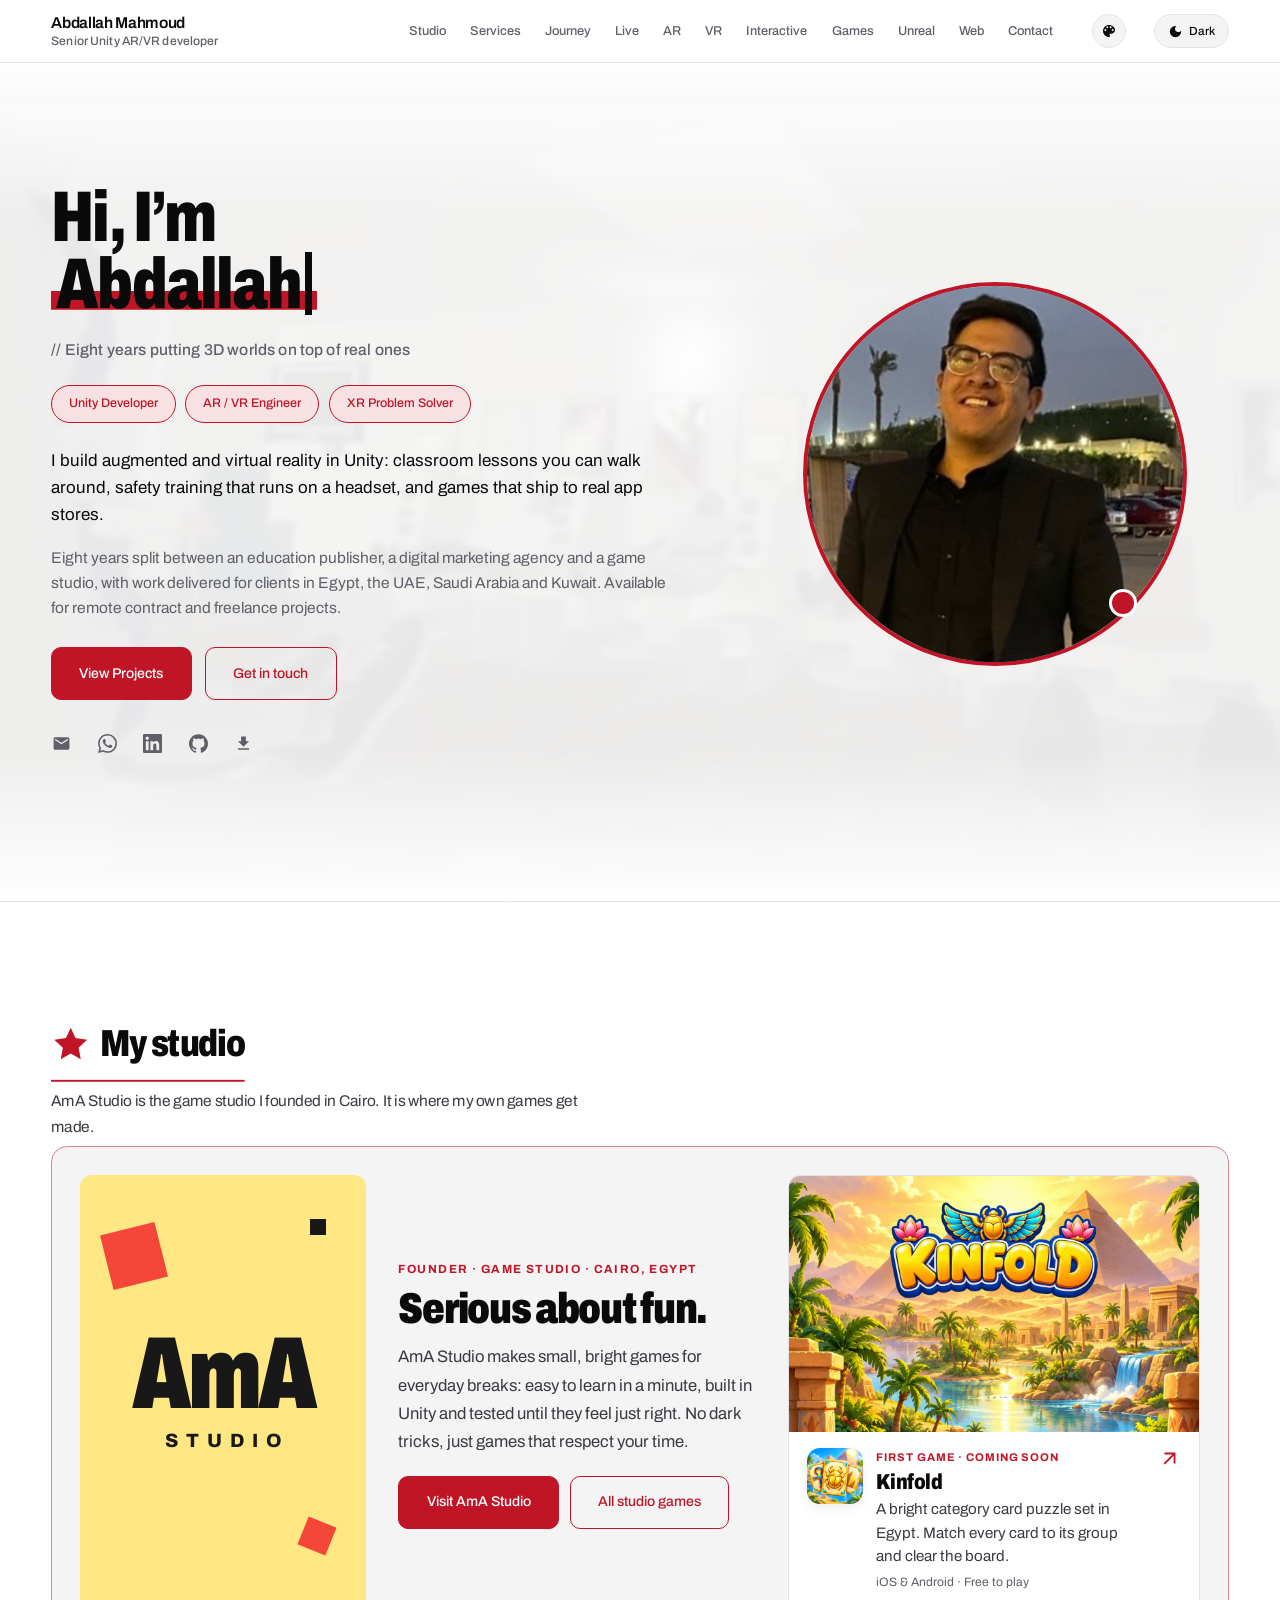
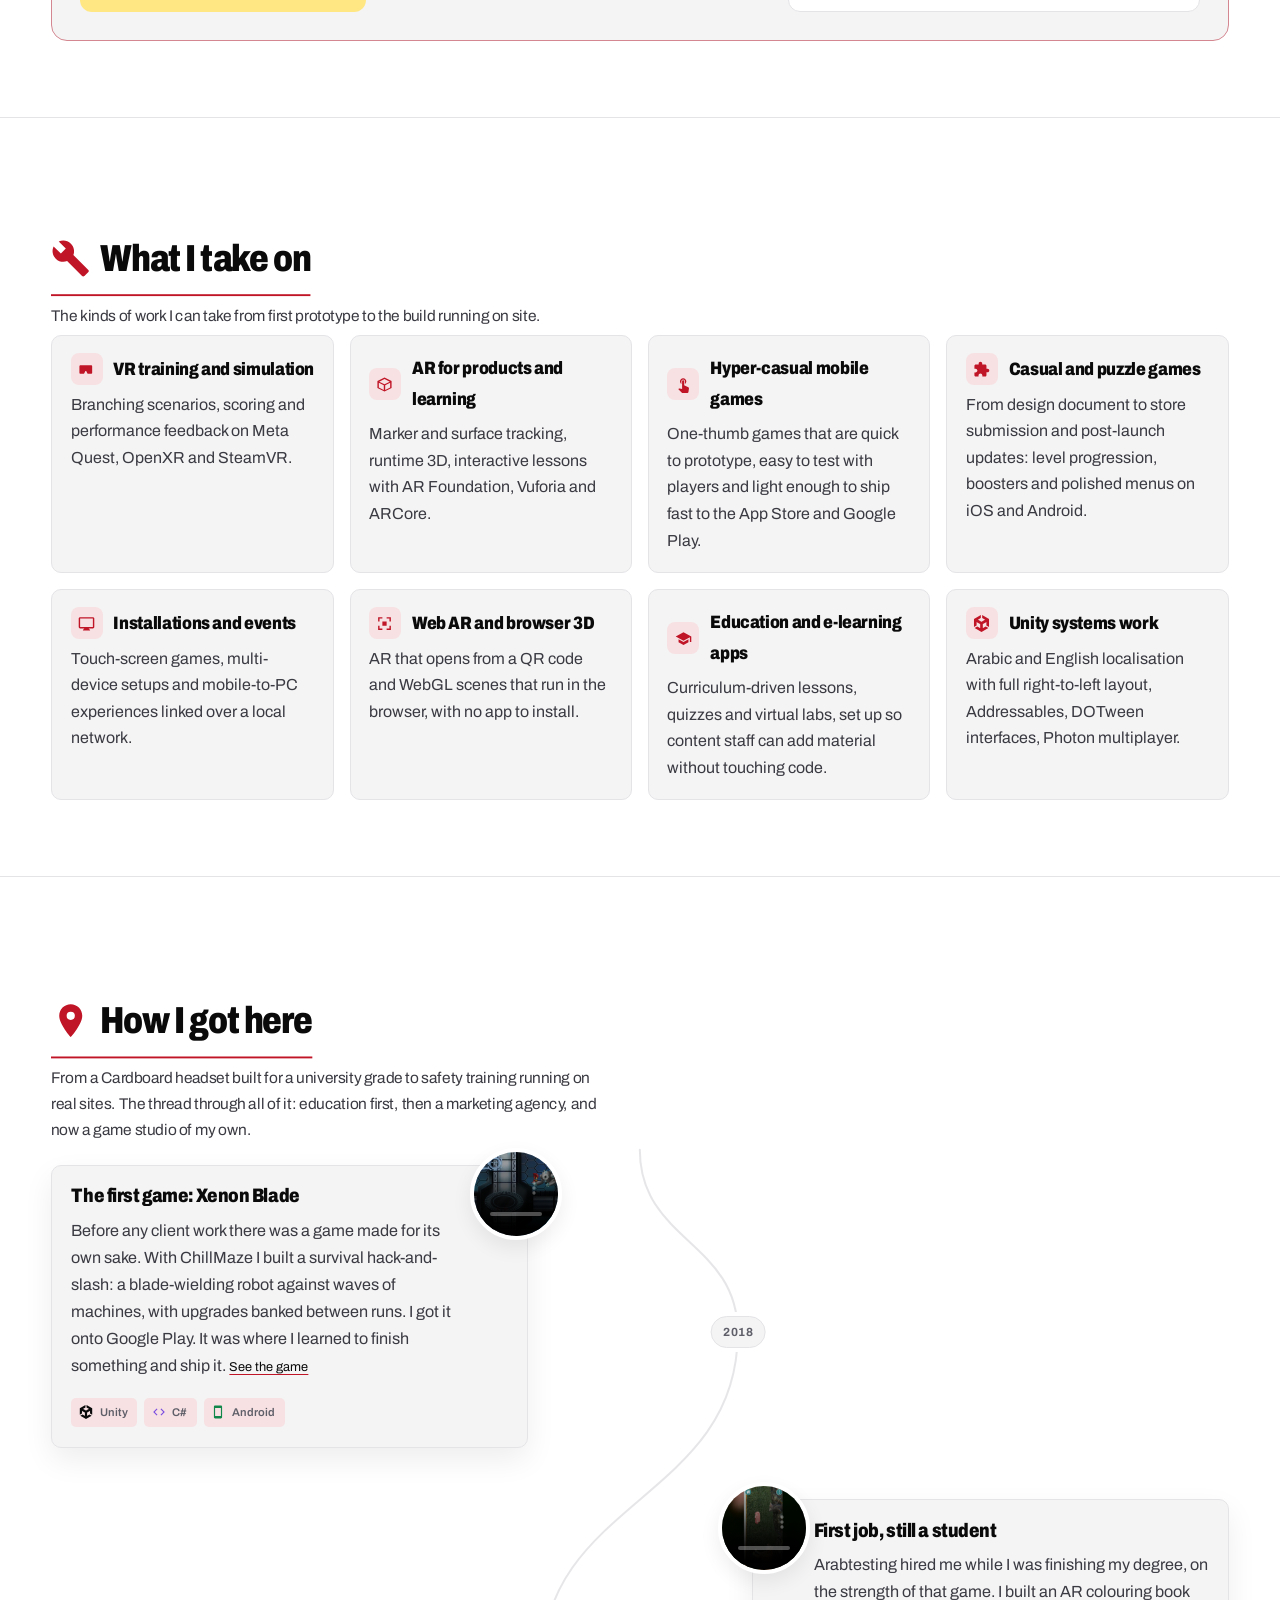
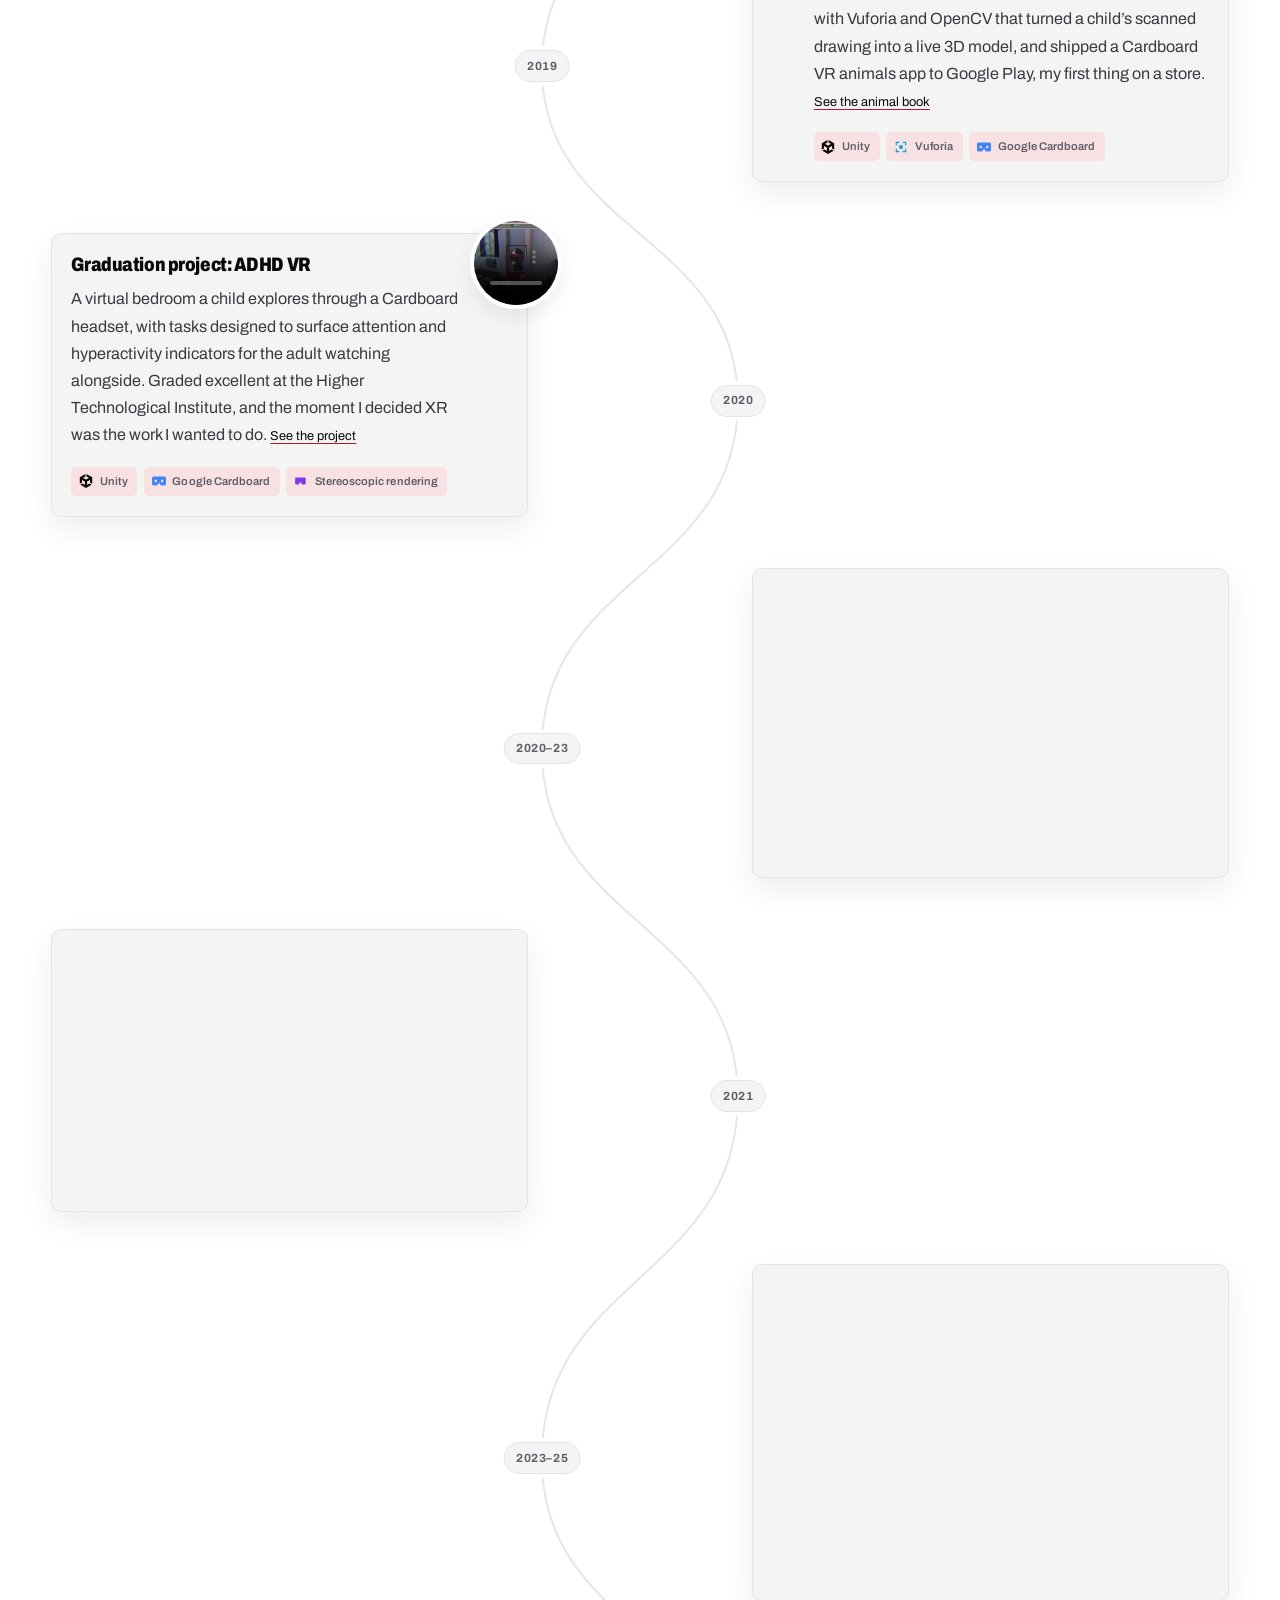
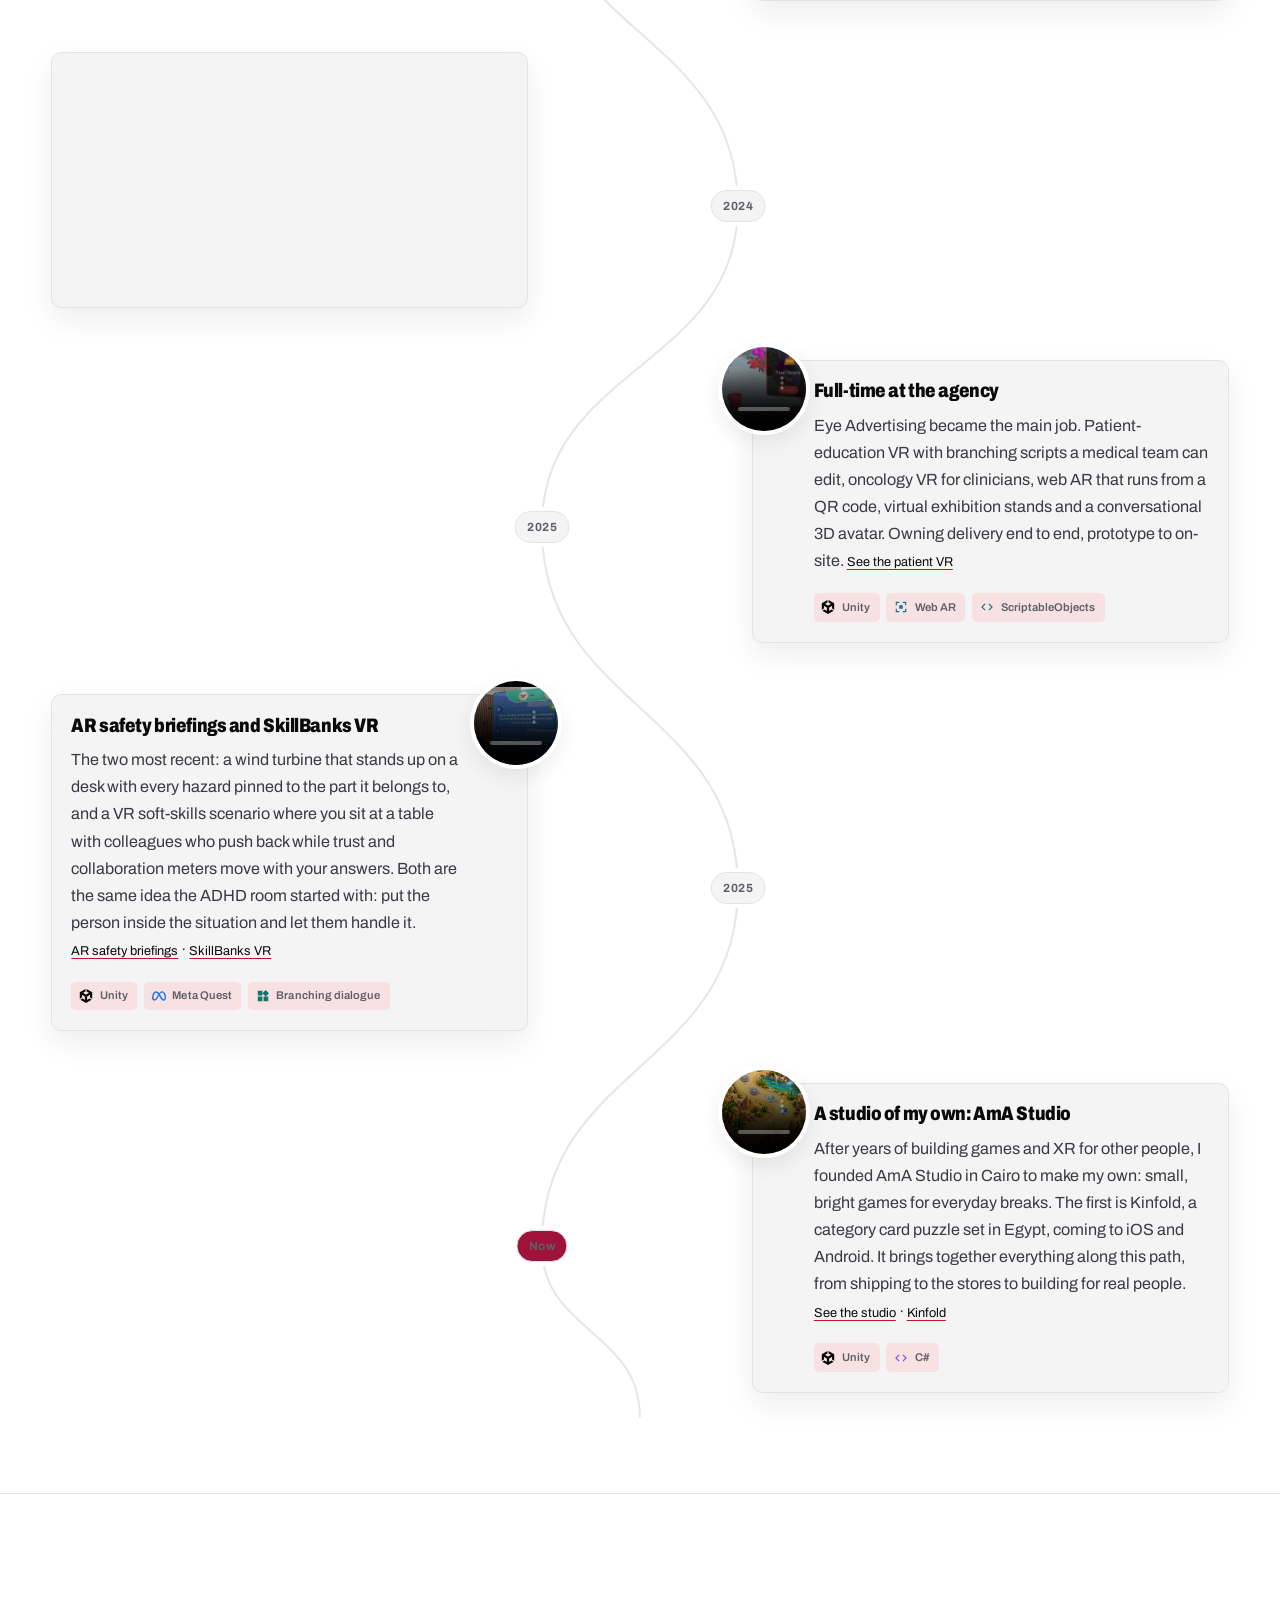
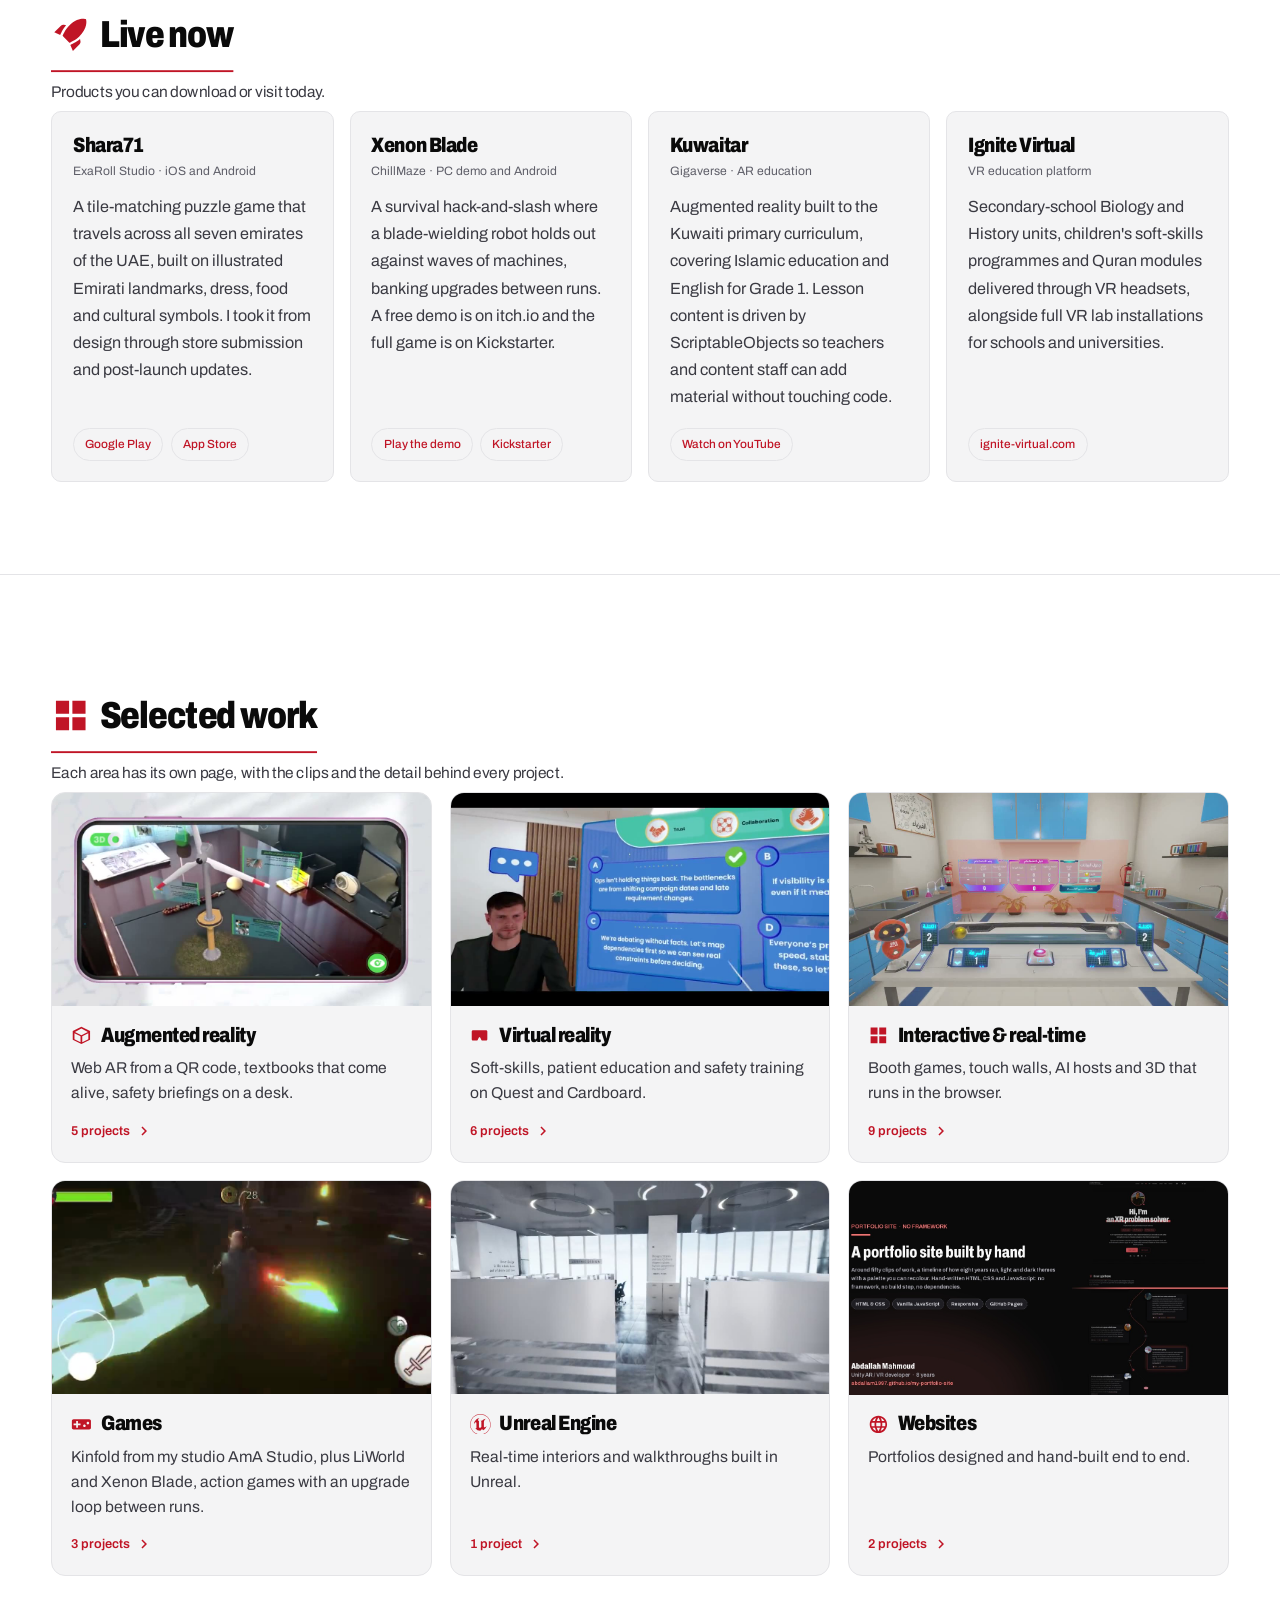
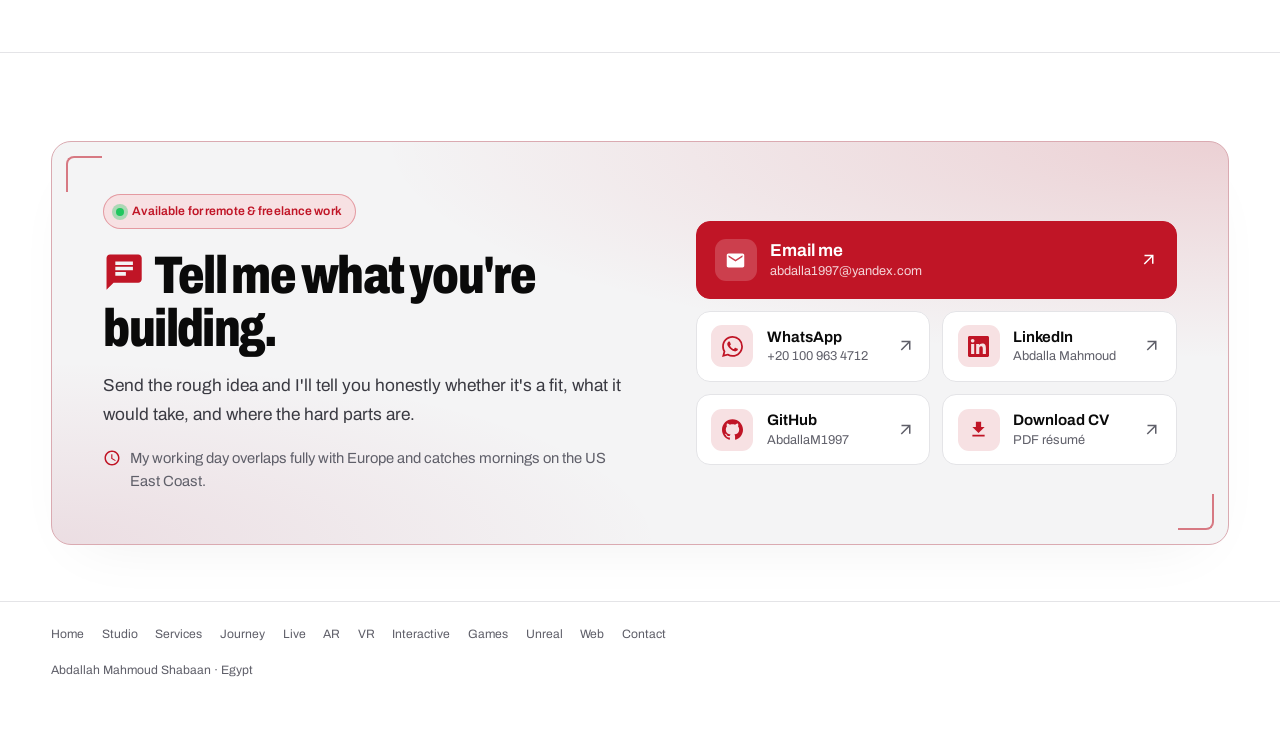
<file: index.html>
<!DOCTYPE html>
<html lang="en">
<head>
<meta charset="utf-8">
<meta name="viewport" content="width=device-width, initial-scale=1">
<title>Abdallah Mahmoud · Senior Unity AR/VR Developer</title>
<meta name="description" content="Senior Unity AR and VR developer. Six years building education, training and event experiences for clients across Egypt, the UAE, Saudi Arabia and Kuwait.">
<meta property="og:title" content="Abdallah Mahmoud · Senior Unity AR/VR Developer">
<meta property="og:description" content="Senior Unity AR and VR developer. Six years building education, training and event experiences for clients across Egypt, the UAE, Saudi Arabia and Kuwait.">
<meta property="og:image" content="https://abdallam1997.github.io/my-portfolio-site/share-card.png">
<meta property="og:image:width" content="1200">
<meta property="og:image:height" content="630">
<meta property="og:image:alt" content="Abdallah Mahmoud, Unity AR/VR developer">
<meta property="og:site_name" content="Abdallah Mahmoud">
<meta property="og:type" content="website">
<meta property="og:url" content="https://abdallam1997.github.io/my-portfolio-site/">
<meta name="twitter:card" content="summary_large_image">
<meta name="twitter:title" content="Abdallah Mahmoud · Senior Unity AR/VR Developer">
<meta name="twitter:description" content="Senior Unity AR and VR developer. Six years building education, training and event experiences for clients across Egypt, the UAE, Saudi Arabia and Kuwait.">
<meta name="twitter:image" content="https://abdallam1997.github.io/my-portfolio-site/share-card.png">
<link rel="canonical" href="https://abdallam1997.github.io/my-portfolio-site/">
<meta name="theme-color" content="#FFFFFF">
<link rel="icon" href="favicon.svg" type="image/svg+xml">
<link rel="icon" href="favicon.png" type="image/png" sizes="64x64">
<link rel="apple-touch-icon" href="apple-touch-icon.png">
<script>
// Runs before paint so a stored choice never flashes the wrong theme.
(function(){try{var t=localStorage.getItem('theme');
if(t==='dark'||t==='light')document.documentElement.setAttribute('data-theme',t);
var a=localStorage.getItem('accent');
if(a&&/^[a-z]+$/.test(a))document.documentElement.setAttribute('data-accent',a);}catch(e){}})();
</script>
<link rel="preconnect" href="https://fonts.googleapis.com">
<link rel="preconnect" href="https://fonts.gstatic.com" crossorigin>
<!-- Fonts load without blocking paint, so the page still appears instantly on
     networks where fonts.googleapis.com is slow or blocked. -->
<link rel="stylesheet" href="https://fonts.googleapis.com/css2?family=Archivo:wdth,wght@62..125,400..900&amp;display=swap" media="print" onload="this.media='all';this.onload=null">
<noscript><link rel="stylesheet" href="https://fonts.googleapis.com/css2?family=Archivo:wdth,wght@62..125,400..900&amp;display=swap"></noscript>
<!-- The version is bumped whenever styles.css changes: Pages caches assets for
     ten minutes, and without it a new page can load against the old stylesheet. -->
<link rel="preconnect" href="https://fonts.googleapis.com">
<link rel="preconnect" href="https://fonts.gstatic.com" crossorigin>
<!-- Fonts load without blocking paint, so the page still appears instantly on
     networks where fonts.googleapis.com is slow or blocked. -->
<link rel="stylesheet" href="https://fonts.googleapis.com/css2?family=Archivo:wdth,wght@62..125,400..900&amp;display=swap" media="print" onload="this.media='all';this.onload=null">
<noscript><link rel="stylesheet" href="https://fonts.googleapis.com/css2?family=Archivo:wdth,wght@62..125,400..900&amp;display=swap"></noscript>
<!-- The version is bumped whenever styles.css changes: Pages caches assets for
     ten minutes, and without it a new page can load against the old stylesheet. -->
<link rel="stylesheet" href="styles.css?v=20261102a">
</head>
<body>
<div class="progress" aria-hidden="true"></div>

<!-- Floating contact: shown once the top of the page is past, hidden again over #contact. -->
<div class="fab" id="fab">
  <div class="fab-menu" id="fabMenu">
    <a class="fab-item" href="https://wa.me/201009634712" target="_blank" rel="noopener">
      <svg viewBox="0 0 24 24" aria-hidden="true" focusable="false"><path d="M17.472 14.382c-.297-.149-1.758-.867-2.03-.967-.273-.099-.471-.148-.67.15-.197.297-.767.966-.94 1.164-.173.199-.347.223-.644.075-.297-.15-1.255-.463-2.39-1.475-.883-.788-1.48-1.761-1.653-2.059-.173-.297-.018-.458.13-.606.134-.133.298-.347.446-.52.149-.174.198-.298.298-.497.099-.198.05-.371-.025-.52-.075-.149-.669-1.612-.916-2.207-.242-.579-.487-.5-.669-.51-.173-.008-.371-.01-.57-.01-.198 0-.52.074-.792.372-.272.297-1.04 1.016-1.04 2.479 0 1.462 1.065 2.875 1.213 3.074.149.198 2.096 3.2 5.077 4.487.709.306 1.262.489 1.694.625.712.227 1.36.195 1.872.118.571-.085 1.758-.719 2.006-1.413.248-.694.248-1.289.173-1.413-.074-.124-.272-.198-.57-.347m-5.421 7.403h-.004a9.87 9.87 0 01-5.031-1.378l-.361-.214-3.741.982.998-3.648-.235-.374a9.86 9.86 0 01-1.51-5.26c.001-5.45 4.436-9.884 9.888-9.884 2.64 0 5.122 1.03 6.988 2.898a9.825 9.825 0 012.893 6.994c-.003 5.45-4.437 9.884-9.885 9.884m8.413-18.297A11.815 11.815 0 0012.05 0C5.495 0 .16 5.335.157 11.892c0 2.096.547 4.142 1.588 5.945L.057 24l6.305-1.654a11.882 11.882 0 005.683 1.448h.005c6.554 0 11.89-5.335 11.893-11.893a11.821 11.821 0 00-3.48-8.413z"/></svg>WhatsApp</a>
    <a class="fab-item" href="mailto:abdalla1997@yandex.com">
      <svg viewBox="0 0 24 24" aria-hidden="true" focusable="false"><path d="M20 4H4c-1.1 0-1.99.9-1.99 2L2 18c0 1.1.9 2 2 2h16c1.1 0 2-.9 2-2V6c0-1.1-.9-2-2-2zm0 4l-8 5-8-5V6l8 5 8-5v2z"/></svg>Email</a>
    <a class="fab-item" href="tel:+201009634712">
      <svg viewBox="0 0 24 24" aria-hidden="true" focusable="false"><path d="M6.62 10.79a15.05 15.05 0 006.59 6.59l2.2-2.2c.27-.27.67-.36 1.02-.24 1.12.37 2.33.57 3.57.57.55 0 1 .45 1 1V20c0 .55-.45 1-1 1-9.39 0-17-7.61-17-17 0-.55.45-1 1-1h3.5c.55 0 1 .45 1 1 0 1.25.2 2.45.57 3.57.11.35.03.74-.25 1.02l-2.2 2.2z"/></svg>Call +20 100 963 4712</a>
  </div>
  <button class="fab-btn" id="fabBtn" type="button" aria-expanded="false" aria-controls="fabMenu" aria-label="Contact me">
    <svg class="i-chat" viewBox="0 0 24 24" aria-hidden="true" focusable="false"><path d="M20 2H4c-1.1 0-2 .9-2 2v18l4-4h14c1.1 0 2-.9 2-2V4c0-1.1-.9-2-2-2zM7 9h10v2H7V9zm6 5H7v-2h6v2zm4-6H7V6h10v2z"/></svg>
    <svg class="i-close" viewBox="0 0 24 24" aria-hidden="true" focusable="false"><path d="M19 6.41L17.59 5 12 10.59 6.41 5 5 6.41 10.59 12 5 17.59 6.41 19 12 13.41 17.59 19 19 17.59 13.41 12z"/></svg>
  </button>
</div>


<header class="masthead">
  <div class="wrap">
    <a class="brand" href="index.html">
      <span class="wordmark">Abdallah Mahmoud</span>
      <span class="where">Senior Unity AR/VR developer</span>
    </a>
    <span class="spring"></span>
    <button type="button" class="navtoggle" aria-label="Open menu" aria-expanded="false" aria-controls="mainnav"><svg viewBox="0 0 24 24" aria-hidden="true" focusable="false"><path class="bar1" d="M4 12h16"/><path class="bar2" d="M4 12h16"/><path class="bar3" d="M4 12h16"/></svg></button>
    <nav class="mainnav" id="mainnav" aria-label="Pages">
      <a href="#studio">Studio</a>
      <a href="#services">Services</a>
      <a href="#journey">Journey</a>
      <a href="#live">Live</a>
      <a href="ar.html">AR</a>
      <a href="vr.html">VR</a>
      <a href="interactive.html">Interactive</a>
      <a href="games.html">Games</a>
      <a href="unreal.html">Unreal</a>
      <a href="websites.html">Web</a>
      <a href="#contact">Contact</a>
    </nav>
    <span class="pickwrap"><button type="button" class="palette" aria-label="Change accent colour" aria-expanded="false" aria-haspopup="true" aria-controls="swatches"><svg viewBox="0 0 24 24" aria-hidden="true" focusable="false"><path d="M12 3c-4.97 0-9 4.03-9 9s4.03 9 9 9c.83 0 1.5-.67 1.5-1.5 0-.39-.15-.74-.39-1.01-.23-.26-.38-.61-.38-.99 0-.83.67-1.5 1.5-1.5H16c2.76 0 5-2.24 5-5 0-4.42-4.03-8-9-8zm-5.5 9a1.5 1.5 0 1 1 0-3 1.5 1.5 0 0 1 0 3zm3-4a1.5 1.5 0 1 1 0-3 1.5 1.5 0 0 1 0 3zm5 0a1.5 1.5 0 1 1 0-3 1.5 1.5 0 0 1 0 3zm3 4a1.5 1.5 0 1 1 0-3 1.5 1.5 0 0 1 0 3z"/></svg></button><div class="swatches" id="swatches" role="group" aria-label="Accent colour"><button type="button" data-accent="red" style="--sw:#C01526" aria-pressed="false" aria-label="Red" title="Red"></button><button type="button" data-accent="orange" style="--sw:#B45309" aria-pressed="false" aria-label="Orange" title="Orange"></button><button type="button" data-accent="green" style="--sw:#15803D" aria-pressed="false" aria-label="Green" title="Green"></button><button type="button" data-accent="teal" style="--sw:#0F766E" aria-pressed="false" aria-label="Teal" title="Teal"></button><button type="button" data-accent="blue" style="--sw:#1D4ED8" aria-pressed="false" aria-label="Blue" title="Blue"></button><button type="button" data-accent="purple" style="--sw:#6D28D9" aria-pressed="false" aria-label="Purple" title="Purple"></button><button type="button" data-accent="magenta" style="--sw:#A21CAF" aria-pressed="false" aria-label="Magenta" title="Magenta"></button></div></span>
    <button type="button" class="theme" aria-label="Switch to dark theme"><svg class="i-moon" viewBox="0 0 24 24" aria-hidden="true" focusable="false"><path d="M12 3c-4.97 0-9 4.03-9 9s4.03 9 9 9 9-4.03 9-9c0-.46-.04-.92-.1-1.36-.98 1.37-2.58 2.26-4.4 2.26-2.98 0-5.4-2.42-5.4-5.4 0-1.81.89-3.42 2.26-4.4-.44-.06-.9-.1-1.36-.1z"/></svg><span class="lab lab-light">Dark</span><svg class="i-sun" viewBox="0 0 24 24" aria-hidden="true" focusable="false"><path d="M12 7c-2.76 0-5 2.24-5 5s2.24 5 5 5 5-2.24 5-5-2.24-5-5-5zM2 13h2c.55 0 1-.45 1-1s-.45-1-1-1H2c-.55 0-1 .45-1 1s.45 1 1 1zm18 0h2c.55 0 1-.45 1-1s-.45-1-1-1h-2c-.55 0-1 .45-1 1s.45 1 1 1zM11 2v2c0 .55.45 1 1 1s1-.45 1-1V2c0-.55-.45-1-1-1s-1 .45-1 1zm0 18v2c0 .55.45 1 1 1s1-.45 1-1v-2c0-.55-.45-1-1-1s-1 .45-1 1zM5.99 4.58a.996.996 0 00-1.41 0 .996.996 0 000 1.41l1.06 1.06c.39.39 1.03.39 1.41 0s.39-1.03 0-1.41L5.99 4.58zm12.37 12.37a.996.996 0 00-1.41 0 .996.996 0 000 1.41l1.06 1.06c.39.39 1.03.39 1.41 0a.996.996 0 000-1.41l-1.06-1.06zm1.06-10.96a.996.996 0 000-1.41.996.996 0 00-1.41 0l-1.06 1.06c-.39.39-.39 1.03 0 1.41s1.03.39 1.41 0l1.06-1.06zM7.05 18.36a.996.996 0 000-1.41.996.996 0 00-1.41 0l-1.06 1.06c-.39.39-.39 1.03 0 1.41s1.03.39 1.41 0l1.06-1.06z"/></svg><span class="lab lab-dark">Light</span></button>
  </div>
</header>

<main id="top">
<section class="hero" id="top">
  <div class="hero-bg" aria-hidden="true">
    <video poster="media/hero-reel.jpg" muted loop playsinline autoplay preload="auto" tabindex="-1"
           data-sm="media/hero-reel-sm.mp4" data-lg="media/hero-reel.mp4"></video>
  </div>
  <script>
  // Pick the reel before the browser has a src to fetch, so a phone never
  // pulls the desktop file. No src at all if the visitor asked to save data;
  // the poster still shows.
  (function(){
    var v = document.querySelector('.hero-bg video');
    if (!v) return;
    try {
      // Only saveData, which the visitor sets deliberately. effectiveType is
      // a browser estimate and reports "3g" even on a local server, so using
      // it would drop the reel for plenty of people on fine connections.
      var c = navigator.connection;
      if (c && c.saveData) return;
      var small = window.matchMedia && window.matchMedia('(max-width: 760px)').matches;
      v.src = small ? v.getAttribute('data-sm') : v.getAttribute('data-lg');
    } catch (e) {
      v.src = v.getAttribute('data-lg');
    }
  })();
  </script>
  <div class="wrap">
    <button type="button" class="avatar" aria-pressed="false" aria-label="Show illustrated avatar">
      <span class="avatar-inner">
        <span class="face front"><img src="media/avatar.jpg" width="440" height="440" alt="Abdallah Mahmoud"></span>
        <span class="face back"><svg viewBox="0 0 200 200" aria-hidden="true" focusable="false"><defs><linearGradient id="avbg" x1="0" y1="0" x2="0" y2="1"><stop offset="0" stop-color="#F7C24B"/><stop offset="1" stop-color="#E08A2E"/></linearGradient><clipPath id="avc"><circle cx="100" cy="100" r="100"/></clipPath></defs><g clip-path="url(#avc)"><rect width="200" height="200" fill="url(#avbg)"/><path d="M4 200c0-38 38-58 96-58s96 20 96 58z" fill="#23232B"/><path d="M100 143l-24 6 7 51h34l7-51z" fill="#15151A"/><path d="M76 149l24 8-17 43-10-38z" fill="#30303B"/><path d="M124 149l-24 8 17 43 10-38z" fill="#30303B"/><path d="M86 118h28v27a14 14 0 0 1-28 0z" fill="#C98A5E"/><path d="M86 118h28v11a14 14 0 0 1-28 0z" fill="#B2744B"/><ellipse cx="59" cy="97" rx="7.5" ry="9.5" fill="#D89A6C"/><ellipse cx="141" cy="97" rx="7.5" ry="9.5" fill="#D89A6C"/><path d="M60 84c0-25 17-42 40-42s40 17 40 42c0 26-17 48-40 48S60 110 60 84z" fill="#E0A472"/><path d="M60 84c0-25 17-42 40-42 5 0 9 .7 13 2-20 5-31 21-31 43 0 19 8 36 21 44-25-2-43-24-43-47z" fill="#D3945F" opacity=".45"/><path d="M86 122q14 5 28 0-3 10-14 10t-14-10z" fill="#B2744B" opacity=".4"/><path d="M84 103q16-6 32 0-5 8-16 8t-16-8z" fill="#B2744B" opacity=".22"/><path d="M59 92c-6-40 14-64 41-64s47 24 41 64c-3-16-7-27-13-34-11 10-27 14-42 11-9-2-16-6-19-10-4 8-7 19-8 33z" fill="#17130F"/><path d="M72 34c11-8 33-10 47 2-14-6-33-6-47-2z" fill="#312921"/><path d="M59 92c1-14 4-25 8-33 2 4 6 6 10 8-9 6-15 14-18 25z" fill="#0E0B08"/><rect x="60" y="82" width="6" height="18" rx="3" fill="#17130F"/><rect x="134" y="82" width="6" height="18" rx="3" fill="#17130F"/><path d="M69 73q13-7 26-2" fill="none" stroke="#241D17" stroke-width="6.5" stroke-linecap="round"/><path d="M105 71q13-5 26 2" fill="none" stroke="#241D17" stroke-width="6.5" stroke-linecap="round"/><circle cx="81" cy="96" r="3.8" fill="#241C15"/><circle cx="119" cy="96" r="3.8" fill="#241C15"/><circle cx="82.5" cy="94.4" r="1.3" fill="#fff" opacity=".9"/><circle cx="120.5" cy="94.4" r="1.3" fill="#fff" opacity=".9"/><g fill="none"><circle cx="81" cy="96" r="15.5" stroke="#3E2C1D" stroke-width="3.4"/><circle cx="119" cy="96" r="15.5" stroke="#3E2C1D" stroke-width="3.4"/><circle cx="81" cy="96" r="13.2" stroke="#D9B36A" stroke-width="1.5" opacity=".9"/><circle cx="119" cy="96" r="13.2" stroke="#D9B36A" stroke-width="1.5" opacity=".9"/><path d="M96.5 93.5q3.5-3 7 0" stroke="#3E2C1D" stroke-width="3" stroke-linecap="round"/><path d="M65.6 93l-7 2.5M134.4 93l7 2.5" stroke="#3E2C1D" stroke-width="3" stroke-linecap="round"/></g><path d="M100 98q-4.5 10 2 13.5" fill="none" stroke="#BE8253" stroke-width="2.8" stroke-linecap="round"/><path d="M82 116c6 17 30 17 36 0-12 5-24 5-36 0z" fill="#7A3B32"/><path d="M85.5 117.5c6 8.5 23 8.5 29 0-9.5 3.2-19.5 3.2-29 0z" fill="#fff"/><path d="M82 116q18 7 36 0" fill="none" stroke="#8A5637" stroke-width="2.1" stroke-linecap="round"/></g></svg></span>
      </span>
    </button>

    <h1>Hi, I&rsquo;m<br><span class="typed hl" aria-live="polite"><span class="typed-out">Abdallah Mahmoud</span><span class="caret" aria-hidden="true"></span></span></h1>

    <p class="welcome">// Eight years putting 3D worlds on top of real ones</p>

    <ul class="tags">
      <li>Unity Developer</li>
      <li>AR / VR Engineer</li>
      <li>XR Problem Solver</li>
    </ul>

    <p class="lede">I build augmented and virtual reality in Unity: classroom lessons you can walk around, safety training that runs on a headset, and games that ship to real app stores.</p>
    <p class="lede sub">Eight years split between an education publisher, a digital marketing agency and a game studio, with work delivered for clients in Egypt, the UAE, Saudi Arabia and Kuwait. Available for remote contract and freelance projects.</p>

    <div class="hero-cta">
      <a class="cta" href="#work">View Projects</a>
      <a class="cta ghost" href="#contact">Get in touch</a>
    </div>

    <nav class="hero-social" aria-label="Profiles">
        <a href="mailto:abdalla1997@yandex.com" aria-label="Email abdalla1997@yandex.com"><svg viewBox="0 0 24 24" aria-hidden="true" focusable="false"><path d="M20 4H4c-1.1 0-1.99.9-1.99 2L2 18c0 1.1.9 2 2 2h16c1.1 0 2-.9 2-2V6c0-1.1-.9-2-2-2zm0 4l-8 5-8-5V6l8 5 8-5v2z"/></svg></a>
        <a href="https://wa.me/201009634712" aria-label="WhatsApp"><svg viewBox="0 0 24 24" aria-hidden="true" focusable="false"><path d="M17.472 14.382c-.297-.149-1.758-.867-2.03-.967-.273-.099-.471-.148-.67.15-.197.297-.767.966-.94 1.164-.173.199-.347.223-.644.075-.297-.15-1.255-.463-2.39-1.475-.883-.788-1.48-1.761-1.653-2.059-.173-.297-.018-.458.13-.606.134-.133.298-.347.446-.52.149-.174.198-.298.298-.497.099-.198.05-.371-.025-.52-.075-.149-.669-1.612-.916-2.207-.242-.579-.487-.5-.669-.51-.173-.008-.371-.01-.57-.01-.198 0-.52.074-.792.372-.272.297-1.04 1.016-1.04 2.479 0 1.462 1.065 2.875 1.213 3.074.149.198 2.096 3.2 5.077 4.487.709.306 1.262.489 1.694.625.712.227 1.36.195 1.872.118.571-.085 1.758-.719 2.006-1.413.248-.694.248-1.289.173-1.413-.074-.124-.272-.198-.57-.347m-5.421 7.403h-.004a9.87 9.87 0 01-5.031-1.378l-.361-.214-3.741.982.998-3.648-.235-.374a9.86 9.86 0 01-1.51-5.26c.001-5.45 4.436-9.884 9.888-9.884 2.64 0 5.122 1.03 6.988 2.898a9.825 9.825 0 012.893 6.994c-.003 5.45-4.437 9.884-9.885 9.884m8.413-18.297A11.815 11.815 0 0012.05 0C5.495 0 .16 5.335.157 11.892c0 2.096.547 4.142 1.588 5.945L.057 24l6.305-1.654a11.882 11.882 0 005.683 1.448h.005c6.554 0 11.89-5.335 11.893-11.893a11.821 11.821 0 00-3.48-8.413z"/></svg></a>
        <a href="https://www.linkedin.com/in/abdalla-mahmoud-8b60b8194/" aria-label="LinkedIn"><svg viewBox="0 0 24 24" aria-hidden="true" focusable="false"><path d="M20.447 20.452h-3.554v-5.569c0-1.328-.027-3.037-1.852-3.037-1.853 0-2.136 1.445-2.136 2.939v5.667H9.351V9h3.414v1.561h.046c.477-.9 1.637-1.85 3.37-1.85 3.601 0 4.267 2.37 4.267 5.455v6.286zM5.337 7.433c-1.144 0-2.063-.926-2.063-2.065 0-1.138.92-2.063 2.063-2.063 1.14 0 2.064.925 2.064 2.063 0 1.139-.925 2.065-2.064 2.065zm1.782 13.019H3.555V9h3.564v11.452zM22.225 0H1.771C.792 0 0 .774 0 1.729v20.542C0 23.227.792 24 1.771 24h20.451C23.2 24 24 23.227 24 22.271V1.729C24 .774 23.2 0 22.225 0z"/></svg></a>
        <a href="https://github.com/AbdallaM1997" aria-label="GitHub"><svg viewBox="0 0 24 24" aria-hidden="true" focusable="false"><path d="M12 .297c-6.63 0-12 5.373-12 12 0 5.303 3.438 9.8 8.205 11.385.6.113.82-.258.82-.577 0-.285-.01-1.04-.015-2.04-3.338.724-4.042-1.61-4.042-1.61C4.422 18.07 3.633 17.7 3.633 17.7c-1.087-.744.084-.729.084-.729 1.205.084 1.838 1.236 1.838 1.236 1.07 1.835 2.809 1.305 3.495.998.108-.776.417-1.305.76-1.605-2.665-.3-5.466-1.332-5.466-5.93 0-1.31.465-2.38 1.235-3.22-.135-.303-.54-1.523.105-3.176 0 0 1.005-.322 3.3 1.23.96-.267 1.98-.399 3-.405 1.02.006 2.04.138 3 .405 2.28-1.552 3.285-1.23 3.285-1.23.645 1.653.24 2.873.12 3.176.765.84 1.23 1.91 1.23 3.22 0 4.61-2.805 5.625-5.475 5.92.42.36.81 1.096.81 2.22 0 1.606-.015 2.896-.015 3.286 0 .315.21.69.825.57C20.565 22.092 24 17.592 24 12.297c0-6.627-5.373-12-12-12"/></svg></a>
        <a href="Abdallah_Mahmoud_Resume.pdf" download aria-label="Download CV (PDF)"><svg viewBox="0 0 24 24" aria-hidden="true" focusable="false"><path d="M19 9h-4V3H9v6H5l7 7 7-7zM5 18v2h14v-2H5z"/></svg></a>
    </nav>
  </div>
</section>

<section class="band studio" id="studio">
  <div class="wrap">
    <div class="band-head">
      <h2><svg class="ico" viewBox="0 0 24 24" aria-hidden="true" focusable="false"><path d="M12 2l2.9 6.26L22 9.27l-5.2 4.9 1.3 7.03L12 17.77 5.9 21.2l1.3-7.03L2 9.27l7.1-1.01z"/></svg>My studio</h2>
      <p>AmA Studio is the game studio I founded in Cairo. It is where my own games get made.</p>
    </div>
    <div class="studio-card">
      <a class="studio-brand" href="https://amastudios.net/" aria-label="Visit the AmA Studio website">
        <span class="sq s1" aria-hidden="true"></span><span class="sq s2" aria-hidden="true"></span><span class="sq s3" aria-hidden="true"></span>
        <span class="mark">AmA</span>
        <span class="word">Studio</span>
      </a>
      <div class="studio-copy">
        <p class="kicker">Founder &middot; Game studio &middot; Cairo, Egypt</p>
        <h3>Serious about fun.</h3>
        <p class="desc">AmA Studio makes small, bright games for everyday breaks: easy to learn in a minute, built in Unity and tested until they feel just right. No dark tricks, just games that respect your time.</p>
        <div class="studio-cta">
          <a class="cta" href="https://amastudios.net/">Visit AmA Studio</a>
          <a class="cta ghost" href="https://amastudios.net/games/">All studio games</a>
        </div>
      </div>
      <a class="studio-game" href="https://amastudios.net/games/kinfold/">
        <span class="art"><img src="media/kinfold-key-art.jpg" width="1200" height="750" alt="Kinfold key art: the game's logo over the pyramids and the Nile" loading="lazy" decoding="async"></span>
        <span class="info">
          <img class="icon" src="media/kinfold-icon.png" width="64" height="64" alt="" loading="lazy" decoding="async">
          <span class="txt">
            <span class="badge">First game &middot; Coming soon</span>
            <strong>Kinfold</strong>
            <span class="tag">A bright category card puzzle set in Egypt. Match every card to its group and clear the board.</span>
            <span class="plat">iOS &amp; Android &middot; Free to play</span>
          </span>
          <span class="go" aria-hidden="true"><svg viewBox="0 0 24 24" focusable="false"><path d="M6.4 18 5 16.6 14.6 7H6V5h12v12h-2V8.4z"/></svg></span>
        </span>
      </a>
    </div>
  </div>
</section>

<section class="band" id="services">
  <div class="wrap">
    <div class="band-head">
      <h2><svg class="ico" viewBox="0 0 24 24" aria-hidden="true" focusable="false"><path d="M22.7 19l-9.1-9.1c.9-2.3.4-5-1.5-6.9-2-2-5-2.4-7.4-1.3L9 6 6 9 1.6 4.7C.4 7.1.9 10.1 2.9 12.1c1.9 1.9 4.6 2.4 6.9 1.5l9.1 9.1c.4.4 1 .4 1.4 0l2.3-2.3c.5-.4.5-1.1.1-1.4z"/></svg>What I take on</h2>
      <p>The kinds of work I can take from first prototype to the build running on site.</p>
    </div>
    <div class="caps">
      <div>
        <h3><span class="cap-ico"><svg class="ico" viewBox="0 0 24 24" aria-hidden="true" focusable="false"><path d="M20.5 6h-17C2.67 6 2 6.67 2 7.5v9c0 .83.67 1.5 1.5 1.5h4.05c.57 0 1.09-.32 1.34-.83l1.22-2.44c.37-.74 1.43-.74 1.8 0l1.22 2.44c.25.51.77.83 1.34.83h4.03c.83 0 1.5-.67 1.5-1.5v-9c0-.83-.67-1.5-1.5-1.5z"/></svg></span>VR training and simulation</h3>
        <p>Branching scenarios, scoring and performance feedback on Meta Quest, OpenXR and SteamVR.</p>
      </div>
      <div>
        <h3><span class="cap-ico"><svg class="ico" viewBox="0 0 24 24" aria-hidden="true" focusable="false"><path d="M12 2L2 7v10l10 5 10-5V7L12 2zm0 2.18L19.5 8 12 11.82 4.5 8 12 4.18zM4 9.62l7 3.5v6.76l-7-3.5V9.62zm9 10.26v-6.76l7-3.5v6.76l-7 3.5z"/></svg></span>AR for products and learning</h3>
        <p>Marker and surface tracking, runtime 3D, interactive lessons with AR Foundation, Vuforia and ARCore.</p>
      </div>
      <div>
        <h3><span class="cap-ico"><svg class="ico" viewBox="0 0 24 24" aria-hidden="true" focusable="false"><path d="M9 11.24V7.5a2.5 2.5 0 015 0v3.74c1.21-.81 2-2.18 2-3.74C16 5.01 13.99 3 11.5 3S7 5.01 7 7.5c0 1.56.79 2.93 2 3.74zm9.84 4.63l-4.54-2.26c-.17-.07-.35-.11-.54-.11H13v-6c0-.83-.67-1.5-1.5-1.5S10 6.67 10 7.5v10.74l-3.43-.72c-.08-.01-.15-.03-.24-.03-.31 0-.59.13-.79.33l-.79.8 4.94 4.94c.27.27.65.44 1.06.44h6.79c.75 0 1.33-.55 1.44-1.28l.75-5.27c.01-.07.02-.14.02-.2 0-.62-.38-1.16-.91-1.38z"/></svg></span>Hyper-casual mobile games</h3>
        <p>One-thumb games that are quick to prototype, easy to test with players and light enough to ship fast to the App Store and Google Play.</p>
      </div>
      <div>
        <h3><span class="cap-ico"><svg class="ico" viewBox="0 0 24 24" aria-hidden="true" focusable="false"><path d="M20.5 11H19V7c0-1.1-.9-2-2-2h-4V3.5C13 2.12 11.88 1 10.5 1S8 2.12 8 3.5V5H4c-1.1 0-1.99.9-1.99 2v3.8H3.5c1.49 0 2.7 1.21 2.7 2.7s-1.21 2.7-2.7 2.7H2V20c0 1.1.9 2 2 2h3.8v-1.5c0-1.49 1.21-2.7 2.7-2.7 1.49 0 2.7 1.21 2.7 2.7V22H17c1.1 0 2-.9 2-2v-4h1.5c1.38 0 2.5-1.12 2.5-2.5S21.88 11 20.5 11z"/></svg></span>Casual and puzzle games</h3>
        <p>From design document to store submission and post-launch updates: level progression, boosters and polished menus on iOS and Android.</p>
      </div>
      <div>
        <h3><span class="cap-ico"><svg class="ico" viewBox="0 0 24 24" aria-hidden="true" focusable="false"><path d="M21 3H3c-1.1 0-2 .9-2 2v12c0 1.1.9 2 2 2h6l-2 2v1h10v-1l-2-2h6c1.1 0 2-.9 2-2V5c0-1.1-.9-2-2-2zm0 14H3V5h18v12z"/></svg></span>Installations and events</h3>
        <p>Touch-screen games, multi-device setups and mobile-to-PC experiences linked over a local network.</p>
      </div>
      <div>
        <h3><span class="cap-ico"><svg class="ico" viewBox="0 0 24 24" aria-hidden="true" focusable="false"><path d="M3 3h6v2H5v4H3V3zm12 0h6v6h-2V5h-4V3zM3 15h2v4h4v2H3v-6zm16 0h2v6h-6v-2h4v-4zM9 9h6v6H9V9z"/></svg></span>Web AR and browser 3D</h3>
        <p>AR that opens from a QR code and WebGL scenes that run in the browser, with no app to install.</p>
      </div>
      <div>
        <h3><span class="cap-ico"><svg class="ico" viewBox="0 0 24 24" aria-hidden="true" focusable="false"><path d="M5 13.18v4L12 21l7-3.82v-4L12 17l-7-3.82zM12 3L1 9l11 6 9-4.91V17h2V9L12 3z"/></svg></span>Education and e-learning apps</h3>
        <p>Curriculum-driven lessons, quizzes and virtual labs, set up so content staff can add material without touching code.</p>
      </div>
      <div>
        <h3><span class="cap-ico"><svg class="ico" viewBox="0 0 24 24" aria-hidden="true" focusable="false"><path d="m12.9288 4.2939 3.7997 2.1929c.1366.077.1415.2905 0 .3675l-4.515 2.6076a.4192.4192 0 0 1-.4246 0L7.274 6.8543c-.139-.0745-.1415-.293 0-.3675l3.7972-2.193V0L1.3758 5.5977V16.793l3.7177-2.1456v-4.3858c-.0025-.1565.1813-.2682.318-.1838l4.5148 2.6076a.4252.4252 0 0 1 .2136.3676v5.2127c.0025.1565-.1813.2682-.3179.1838l-3.7996-2.1929-3.7178 2.1457L12 24l9.6954-5.5977-3.7178-2.1457-3.7996 2.1929c-.1341.082-.3229-.0248-.3179-.1838V13.053c0-.1565.087-.2956.2136-.3676l4.5149-2.6076c.134-.082.3228.0224.3179.1838v4.3858l3.7177 2.1456V5.5977L12.9288 0Z"/></svg></span>Unity systems work</h3>
        <p>Arabic and English localisation with full right-to-left layout, Addressables, DOTween interfaces, Photon multiplayer.</p>
      </div>
    </div>
  </div>
</section>

<section class="band journey" id="journey">
  <div class="wrap">
    <div class="band-head">
      <h2><svg class="ico" viewBox="0 0 24 24" aria-hidden="true" focusable="false"><path d="M12 2C8.13 2 5 5.13 5 9c0 5.25 7 13 7 13s7-7.75 7-13c0-3.87-3.13-7-7-7zm0 9.5a2.5 2.5 0 010-5 2.5 2.5 0 010 5z"/></svg>How I got here</h2>
      <p>From a Cardboard headset built for a university grade to safety training running on real sites. The thread through all of it: education first, then a marketing agency, and now a game studio of my own.</p>
    </div>
    <ol class="steps">
      <svg class="trail" aria-hidden="true" focusable="false"><path class="trail-bg"/><path class="trail-ink"/><circle class="trail-halo" r="18"/><circle class="trail-dot" r="9"/></svg>
      <li>
        <span class="when">2018</span>
        <div class="card">
          <video class="pic" data-lazy src="media/xenon-blade.mp4" data-sm="media/xenon-blade-sm.mp4" poster="media/xenon-blade.jpg" muted loop playsinline preload="none" aria-label="Xenon Blade gameplay"></video>
          <div class="what">
            <h3>The first game: Xenon Blade</h3>
            <p>Before any client work there was a game made for its own sake. With ChillMaze I built a survival hack-and-slash: a blade-wielding robot against waves of machines, with upgrades banked between runs. I got it onto Google Play. It was where I learned to finish something and ship it. <a href="games.html#p-xenon">See the game</a></p>
            <ul class="stack"><li data-b="unity"><svg class="tico" viewBox="0 0 24 24" aria-hidden="true" focusable="false"><path d="m12.9288 4.2939 3.7997 2.1929c.1366.077.1415.2905 0 .3675l-4.515 2.6076a.4192.4192 0 0 1-.4246 0L7.274 6.8543c-.139-.0745-.1415-.293 0-.3675l3.7972-2.193V0L1.3758 5.5977V16.793l3.7177-2.1456v-4.3858c-.0025-.1565.1813-.2682.318-.1838l4.5148 2.6076a.4252.4252 0 0 1 .2136.3676v5.2127c.0025.1565-.1813.2682-.3179.1838l-3.7996-2.1929-3.7178 2.1457L12 24l9.6954-5.5977-3.7178-2.1457-3.7996 2.1929c-.1341.082-.3229-.0248-.3179-.1838V13.053c0-.1565.087-.2956.2136-.3676l4.5149-2.6076c.134-.082.3228.0224.3179.1838v4.3858l3.7177 2.1456V5.5977L12.9288 0Z"/></svg>Unity</li><li data-b="csharp"><svg class="tico" viewBox="0 0 24 24" aria-hidden="true" focusable="false"><path d="M9.4 16.6L4.8 12l4.6-4.6L8 6l-6 6 6 6 1.4-1.4zm5.2 0l4.6-4.6-4.6-4.6L16 6l6 6-6 6-1.4-1.4z"/></svg>C#</li><li data-b="android"><svg class="tico" viewBox="0 0 24 24" aria-hidden="true" focusable="false"><path d="M17 1.01L7 1c-1.1 0-2 .9-2 2v18c0 1.1.9 2 2 2h10c1.1 0 2-.9 2-2V3c0-1.1-.9-1.99-2-1.99zM17 19H7V5h10v14z"/></svg>Android</li></ul>
          </div>
        </div>
      </li>
      <li>
        <span class="when">2019</span>
        <div class="card">
          <video class="pic" data-lazy src="media/ar-tiger.mp4" poster="media/ar-tiger.jpg" muted loop playsinline preload="none" aria-label="AR tiger standing on a printed page"></video>
          <div class="what">
            <h3>First job, still a student</h3>
            <p>Arabtesting hired me while I was finishing my degree, on the strength of that game. I built an AR colouring book with Vuforia and OpenCV that turned a child&rsquo;s scanned drawing into a live 3D model, and shipped a Cardboard VR animals app to Google Play, my first thing on a store. <a href="ar.html#p-animals">See the animal book</a></p>
            <ul class="stack"><li data-b="unity"><svg class="tico" viewBox="0 0 24 24" aria-hidden="true" focusable="false"><path d="m12.9288 4.2939 3.7997 2.1929c.1366.077.1415.2905 0 .3675l-4.515 2.6076a.4192.4192 0 0 1-.4246 0L7.274 6.8543c-.139-.0745-.1415-.293 0-.3675l3.7972-2.193V0L1.3758 5.5977V16.793l3.7177-2.1456v-4.3858c-.0025-.1565.1813-.2682.318-.1838l4.5148 2.6076a.4252.4252 0 0 1 .2136.3676v5.2127c.0025.1565-.1813.2682-.3179.1838l-3.7996-2.1929-3.7178 2.1457L12 24l9.6954-5.5977-3.7178-2.1457-3.7996 2.1929c-.1341.082-.3229-.0248-.3179-.1838V13.053c0-.1565.087-.2956.2136-.3676l4.5149-2.6076c.134-.082.3228.0224.3179.1838v4.3858l3.7177 2.1456V5.5977L12.9288 0Z"/></svg>Unity</li><li data-b="vuforia"><svg class="tico" viewBox="0 0 24 24" aria-hidden="true" focusable="false"><path d="M3 3h6v2H5v4H3V3zm12 0h6v6h-2V5h-4V3zM3 15h2v4h4v2H3v-6zm16 0h2v6h-6v-2h4v-4zM9 9h6v6H9V9z"/></svg>Vuforia</li><li data-b="google"><svg class="tico" viewBox="0 0 24 24" aria-hidden="true" focusable="false"><path d="M3.087 4.235a3.07 3.07 0 0 0-2.183.91A3.133 3.133 0 0 0 0 7.35v9.296a3.13 3.13 0 0 0 .903 2.206 3.066 3.066 0 0 0 2.184.913h4.28a3.078 3.078 0 0 0 2.713-1.645l1.209-2.276a.785.785 0 0 1 .703-.42.783.783 0 0 1 .701.42l1.21 2.276a3.08 3.08 0 0 0 2.718 1.645h4.292a3.07 3.07 0 0 0 2.184-.913A3.13 3.13 0 0 0 24 16.646V7.35c0-.825-.324-1.618-.904-2.205a3.065 3.065 0 0 0-2.183-.91zm3.495 5.656c1.138 0 2.06.937 2.06 2.092 0 1.157-.922 2.093-2.06 2.093-1.139 0-2.061-.936-2.061-2.093 0-1.155.922-2.092 2.06-2.092zm10.832 0c1.139 0 2.061.937 2.061 2.092 0 1.157-.922 2.093-2.06 2.093-1.14 0-2.063-.936-2.063-2.093 0-1.155.923-2.092 2.062-2.092z"/></svg>Google Cardboard</li></ul>
          </div>
        </div>
      </li>
      <li>
        <span class="when">2020</span>
        <div class="card">
          <video class="pic" data-lazy src="media/adhd-vr.mp4" data-sm="media/adhd-vr-sm.mp4" poster="media/adhd-vr.jpg" muted loop playsinline preload="none" aria-label="The ADHD VR bedroom in stereo view"></video>
          <div class="what">
            <h3>Graduation project: ADHD VR</h3>
            <p>A virtual bedroom a child explores through a Cardboard headset, with tasks designed to surface attention and hyperactivity indicators for the adult watching alongside. Graded excellent at the Higher Technological Institute, and the moment I decided XR was the work I wanted to do. <a href="vr.html#p-adhd">See the project</a></p>
            <ul class="stack"><li data-b="unity"><svg class="tico" viewBox="0 0 24 24" aria-hidden="true" focusable="false"><path d="m12.9288 4.2939 3.7997 2.1929c.1366.077.1415.2905 0 .3675l-4.515 2.6076a.4192.4192 0 0 1-.4246 0L7.274 6.8543c-.139-.0745-.1415-.293 0-.3675l3.7972-2.193V0L1.3758 5.5977V16.793l3.7177-2.1456v-4.3858c-.0025-.1565.1813-.2682.318-.1838l4.5148 2.6076a.4252.4252 0 0 1 .2136.3676v5.2127c.0025.1565-.1813.2682-.3179.1838l-3.7996-2.1929-3.7178 2.1457L12 24l9.6954-5.5977-3.7178-2.1457-3.7996 2.1929c-.1341.082-.3229-.0248-.3179-.1838V13.053c0-.1565.087-.2956.2136-.3676l4.5149-2.6076c.134-.082.3228.0224.3179.1838v4.3858l3.7177 2.1456V5.5977L12.9288 0Z"/></svg>Unity</li><li data-b="google"><svg class="tico" viewBox="0 0 24 24" aria-hidden="true" focusable="false"><path d="M3.087 4.235a3.07 3.07 0 0 0-2.183.91A3.133 3.133 0 0 0 0 7.35v9.296a3.13 3.13 0 0 0 .903 2.206 3.066 3.066 0 0 0 2.184.913h4.28a3.078 3.078 0 0 0 2.713-1.645l1.209-2.276a.785.785 0 0 1 .703-.42.783.783 0 0 1 .701.42l1.21 2.276a3.08 3.08 0 0 0 2.718 1.645h4.292a3.07 3.07 0 0 0 2.184-.913A3.13 3.13 0 0 0 24 16.646V7.35c0-.825-.324-1.618-.904-2.205a3.065 3.065 0 0 0-2.183-.91zm3.495 5.656c1.138 0 2.06.937 2.06 2.092 0 1.157-.922 2.093-2.06 2.093-1.139 0-2.061-.936-2.061-2.093 0-1.155.922-2.092 2.06-2.092zm10.832 0c1.139 0 2.061.937 2.061 2.092 0 1.157-.922 2.093-2.06 2.093-1.14 0-2.063-.936-2.063-2.093 0-1.155.923-2.092 2.062-2.092z"/></svg>Google Cardboard</li><li data-c="vr"><svg class="tico" viewBox="0 0 24 24" aria-hidden="true" focusable="false"><path d="M20.5 6h-17C2.67 6 2 6.67 2 7.5v9c0 .83.67 1.5 1.5 1.5h4.05c.57 0 1.09-.32 1.34-.83l1.22-2.44c.37-.74 1.43-.74 1.8 0l1.22 2.44c.25.51.77.83 1.34.83h4.03c.83 0 1.5-.67 1.5-1.5v-9c0-.83-.67-1.5-1.5-1.5z"/></svg>Stereoscopic rendering</li></ul>
          </div>
        </div>
      </li>
      <li>
        <span class="when">2020&ndash;23</span>
        <div class="card">
          <video class="pic" data-lazy src="media/ar-pendulum.mp4" data-sm="media/ar-pendulum-sm.mp4" poster="media/ar-pendulum.jpg" muted loop playsinline preload="none" aria-label="AR pendulum experiment on a textbook page"></video>
          <div class="what">
            <h3>Learning projects at an education publisher</h3>
            <p>Nahdet Misr Publishing Group brought me in to make printed books do more. The AR science textbook came out of this, with a pendulum, a thermometer and a neuron building themselves on the desk off a page, along with pop-up story dioramas. It taught me to build for teachers and content staff, not just for developers. <a href="ar.html#p-textbook">See the textbook</a></p>
            <ul class="stack"><li data-b="unity"><svg class="tico" viewBox="0 0 24 24" aria-hidden="true" focusable="false"><path d="m12.9288 4.2939 3.7997 2.1929c.1366.077.1415.2905 0 .3675l-4.515 2.6076a.4192.4192 0 0 1-.4246 0L7.274 6.8543c-.139-.0745-.1415-.293 0-.3675l3.7972-2.193V0L1.3758 5.5977V16.793l3.7177-2.1456v-4.3858c-.0025-.1565.1813-.2682.318-.1838l4.5148 2.6076a.4252.4252 0 0 1 .2136.3676v5.2127c.0025.1565-.1813.2682-.3179.1838l-3.7996-2.1929-3.7178 2.1457L12 24l9.6954-5.5977-3.7178-2.1457-3.7996 2.1929c-.1341.082-.3229-.0248-.3179-.1838V13.053c0-.1565.087-.2956.2136-.3676l4.5149-2.6076c.134-.082.3228.0224.3179.1838v4.3858l3.7177 2.1456V5.5977L12.9288 0Z"/></svg>Unity</li><li data-b="vuforia"><svg class="tico" viewBox="0 0 24 24" aria-hidden="true" focusable="false"><path d="M3 3h6v2H5v4H3V3zm12 0h6v6h-2V5h-4V3zM3 15h2v4h4v2H3v-6zm16 0h2v6h-6v-2h4v-4zM9 9h6v6H9V9z"/></svg>Vuforia</li><li data-c="ar"><svg class="tico" viewBox="0 0 24 24" aria-hidden="true" focusable="false"><path d="M3 3h6v2H5v4H3V3zm12 0h6v6h-2V5h-4V3zM3 15h2v4h4v2H3v-6zm16 0h2v6h-6v-2h4v-4zM9 9h6v6H9V9z"/></svg>Marker tracking</li><li data-b="android"><svg class="tico" viewBox="0 0 24 24" aria-hidden="true" focusable="false"><path d="M17 1.01L7 1c-1.1 0-2 .9-2 2v18c0 1.1.9 2 2 2h10c1.1 0 2-.9 2-2V3c0-1.1-.9-1.99-2-1.99zM17 19H7V5h10v14z"/></svg>Android</li></ul>
          </div>
        </div>
      </li>
      <li>
        <span class="when">2021</span>
        <div class="card">
          <video class="pic" data-lazy src="media/booth-sanofi.mp4" poster="media/booth-sanofi.jpg" muted loop playsinline preload="none" aria-label="Booth game on an event floor"></video>
          <div class="what">
            <h3>Evenings at a digital marketing agency</h3>
            <p>Eye Advertising took me on part-time alongside the publisher. Agency work is a different discipline: booth games that survive eight hours of strangers, mobile AR feeding a PC over the local network, pharmaceutical clients who need it right the first time. Four years of doing both at once. <a href="interactive.html#p-booth">See the booth games</a></p>
            <ul class="stack"><li data-b="unity"><svg class="tico" viewBox="0 0 24 24" aria-hidden="true" focusable="false"><path d="m12.9288 4.2939 3.7997 2.1929c.1366.077.1415.2905 0 .3675l-4.515 2.6076a.4192.4192 0 0 1-.4246 0L7.274 6.8543c-.139-.0745-.1415-.293 0-.3675l3.7972-2.193V0L1.3758 5.5977V16.793l3.7177-2.1456v-4.3858c-.0025-.1565.1813-.2682.318-.1838l4.5148 2.6076a.4252.4252 0 0 1 .2136.3676v5.2127c.0025.1565-.1813.2682-.3179.1838l-3.7996-2.1929-3.7178 2.1457L12 24l9.6954-5.5977-3.7178-2.1457-3.7996 2.1929c-.1341.082-.3229-.0248-.3179-.1838V13.053c0-.1565.087-.2956.2136-.3676l4.5149-2.6076c.134-.082.3228.0224.3179.1838v4.3858l3.7177 2.1456V5.5977L12.9288 0Z"/></svg>Unity</li><li data-c="ui"><svg class="tico" viewBox="0 0 24 24" aria-hidden="true" focusable="false"><path d="M9 11.24V7.5C9 6.12 10.12 5 11.5 5S14 6.12 14 7.5v3.74c1.21-.81 2-2.18 2-3.74C16 5.01 13.99 3 11.5 3S7 5.01 7 7.5c0 1.56.79 2.93 2 3.74zm9.84 4.63l-4.54-2.26c-.17-.07-.35-.11-.54-.11H13v-6c0-.83-.67-1.5-1.5-1.5S10 6.67 10 7.5v10.74l-3.43-.72c-.08-.01-.15-.03-.24-.03-.31 0-.59.13-.79.33l-.79.8 4.94 4.94c.27.27.65.44 1.06.44h6.79c.75 0 1.33-.55 1.44-1.28l.75-5.27c.01-.07.02-.14.02-.2 0-.62-.38-1.16-.91-1.38z"/></svg>Touch and kiosk</li><li data-b="arduino"><svg class="tico" viewBox="0 0 24 24" aria-hidden="true" focusable="false"><path d="M18.087 6.146c-.3 0-.607.017-.907.069-2.532.367-4.23 2.239-5.18 3.674-.95-1.435-2.648-3.307-5.18-3.674a6.49 6.49 0 0 0-.907-.069C2.648 6.146 0 8.77 0 12s2.656 5.854 5.913 5.854c.3 0 .607-.017.916-.069 2.531-.376 4.23-2.247 5.18-3.683.949 1.436 2.647 3.307 5.18 3.683.299.043.607.069.915.069C21.344 17.854 24 15.23 24 12s-2.656-5.854-5.913-5.854zM6.53 15.734a3.837 3.837 0 0 1-.625.043c-2.148 0-3.889-1.7-3.889-3.777 0-2.085 1.749-3.777 3.898-3.777.208 0 .416.017.624.043 2.39.35 3.847 2.768 4.347 3.734-.508.974-1.974 3.384-4.355 3.734zm11.558.043c-.208 0-.416-.017-.624-.043-2.39-.35-3.856-2.768-4.347-3.734.491-.966 1.957-3.384 4.347-3.734.208-.026.416-.043.624-.043 2.149 0 3.89 1.7 3.89 3.777 0 2.085-1.75 3.777-3.89 3.777zm1.65-4.404v1.134h-1.205v1.182h-1.156v-1.182H16.17v-1.134h1.206V10.19h1.156v1.183h1.206zM4.246 12.498H7.82v-1.125H4.245v1.125z"/></svg>Arduino input</li></ul>
          </div>
        </div>
      </li>
      <li>
        <span class="when">2023&ndash;25</span>
        <div class="card">
          <video class="pic" data-lazy src="media/vr-ppe.mp4" data-sm="media/vr-ppe-sm.mp4" poster="media/vr-ppe.jpg" muted loop playsinline preload="none" aria-label="PPE inspection in VR"></video>
          <div class="what">
            <h3>Running R&amp;D, and safety training in VR</h3>
            <p>Promoted to senior developer and R&amp;D team admin at Nahdet Misr, coordinating developers, artists and content specialists. The work widened: 3D and AR for NEOM in Saudi Arabia, occupational-safety VR for construction crews, a browser physics lab, web 3D lessons for Rwandan schools. Alongside it, a contract with Gigaverse to build Kuwaitar to the Kuwaiti primary curriculum. <a href="vr.html#p-ppe">See the PPE inspection</a></p>
            <ul class="stack"><li data-b="unity"><svg class="tico" viewBox="0 0 24 24" aria-hidden="true" focusable="false"><path d="m12.9288 4.2939 3.7997 2.1929c.1366.077.1415.2905 0 .3675l-4.515 2.6076a.4192.4192 0 0 1-.4246 0L7.274 6.8543c-.139-.0745-.1415-.293 0-.3675l3.7972-2.193V0L1.3758 5.5977V16.793l3.7177-2.1456v-4.3858c-.0025-.1565.1813-.2682.318-.1838l4.5148 2.6076a.4252.4252 0 0 1 .2136.3676v5.2127c.0025.1565-.1813.2682-.3179.1838l-3.7996-2.1929-3.7178 2.1457L12 24l9.6954-5.5977-3.7178-2.1457-3.7996 2.1929c-.1341.082-.3229-.0248-.3179-.1838V13.053c0-.1565.087-.2956.2136-.3676l4.5149-2.6076c.134-.082.3228.0224.3179.1838v4.3858l3.7177 2.1456V5.5977L12.9288 0Z"/></svg>Unity</li><li data-c="vr"><svg class="tico" viewBox="0 0 24 24" aria-hidden="true" focusable="false"><path d="M20.5 6h-17C2.67 6 2 6.67 2 7.5v9c0 .83.67 1.5 1.5 1.5h4.05c.57 0 1.09-.32 1.34-.83l1.22-2.44c.37-.74 1.43-.74 1.8 0l1.22 2.44c.25.51.77.83 1.34.83h4.03c.83 0 1.5-.67 1.5-1.5v-9c0-.83-.67-1.5-1.5-1.5z"/></svg>VR headset</li><li data-c="gfx"><svg class="tico" viewBox="0 0 24 24" aria-hidden="true" focusable="false"><path d="M12 2L2 7v10l10 5 10-5V7L12 2zm0 2.18L19.5 8 12 11.82 4.5 8 12 4.18zM4 9.62l7 3.5v6.76l-7-3.5V9.62zm9 10.26v-6.76l7-3.5v6.76l-7 3.5z"/></svg>Real-time 3D</li></ul>
          </div>
        </div>
      </li>
      <li>
        <span class="when">2024</span>
        <div class="card">
          <video class="pic" data-lazy src="media/hero-reel.mp4" data-sm="media/hero-reel-sm.mp4" poster="media/hero-reel.jpg" muted loop playsinline preload="none" aria-label="Shara71 tile-matching game"></video>
          <div class="what">
            <h3>A game studio, and a game on both stores</h3>
            <p>ExaRoll Studio in Dubai asked me to lead development and design. Shara71, a tile-matching puzzle across the seven emirates, went from design document to the App Store and Google Play, with post-launch updates still going. <a href="#live">See it live</a></p>
            <ul class="stack"><li data-b="unity"><svg class="tico" viewBox="0 0 24 24" aria-hidden="true" focusable="false"><path d="m12.9288 4.2939 3.7997 2.1929c.1366.077.1415.2905 0 .3675l-4.515 2.6076a.4192.4192 0 0 1-.4246 0L7.274 6.8543c-.139-.0745-.1415-.293 0-.3675l3.7972-2.193V0L1.3758 5.5977V16.793l3.7177-2.1456v-4.3858c-.0025-.1565.1813-.2682.318-.1838l4.5148 2.6076a.4252.4252 0 0 1 .2136.3676v5.2127c.0025.1565-.1813.2682-.3179.1838l-3.7996-2.1929-3.7178 2.1457L12 24l9.6954-5.5977-3.7178-2.1457-3.7996 2.1929c-.1341.082-.3229-.0248-.3179-.1838V13.053c0-.1565.087-.2956.2136-.3676l4.5149-2.6076c.134-.082.3228.0224.3179.1838v4.3858l3.7177 2.1456V5.5977L12.9288 0Z"/></svg>Unity</li><li data-b="csharp"><svg class="tico" viewBox="0 0 24 24" aria-hidden="true" focusable="false"><path d="M9.4 16.6L4.8 12l4.6-4.6L8 6l-6 6 6 6 1.4-1.4zm5.2 0l4.6-4.6-4.6-4.6L16 6l6 6-6 6-1.4-1.4z"/></svg>C#</li><li data-b="android"><svg class="tico" viewBox="0 0 24 24" aria-hidden="true" focusable="false"><path d="M17 1.01L7 1c-1.1 0-2 .9-2 2v18c0 1.1.9 2 2 2h10c1.1 0 2-.9 2-2V3c0-1.1-.9-1.99-2-1.99zM17 19H7V5h10v14z"/></svg>Android</li></ul>
          </div>
        </div>
      </li>
      <li>
        <span class="when">2025</span>
        <div class="card">
          <video class="pic" data-lazy src="media/vr-quest-clinic.mp4" poster="media/vr-quest-clinic.jpg" muted loop playsinline preload="none" aria-label="Patient-education VR clinic scene"></video>
          <div class="what">
            <h3>Full-time at the agency</h3>
            <p>Eye Advertising became the main job. Patient-education VR with branching scripts a medical team can edit, oncology VR for clinicians, web AR that runs from a QR code, virtual exhibition stands and a conversational 3D avatar. Owning delivery end to end, prototype to on-site. <a href="vr.html#p-patient">See the patient VR</a></p>
            <ul class="stack"><li data-b="unity"><svg class="tico" viewBox="0 0 24 24" aria-hidden="true" focusable="false"><path d="m12.9288 4.2939 3.7997 2.1929c.1366.077.1415.2905 0 .3675l-4.515 2.6076a.4192.4192 0 0 1-.4246 0L7.274 6.8543c-.139-.0745-.1415-.293 0-.3675l3.7972-2.193V0L1.3758 5.5977V16.793l3.7177-2.1456v-4.3858c-.0025-.1565.1813-.2682.318-.1838l4.5148 2.6076a.4252.4252 0 0 1 .2136.3676v5.2127c.0025.1565-.1813.2682-.3179.1838l-3.7996-2.1929-3.7178 2.1457L12 24l9.6954-5.5977-3.7178-2.1457-3.7996 2.1929c-.1341.082-.3229-.0248-.3179-.1838V13.053c0-.1565.087-.2956.2136-.3676l4.5149-2.6076c.134-.082.3228.0224.3179.1838v4.3858l3.7177 2.1456V5.5977L12.9288 0Z"/></svg>Unity</li><li data-c="ar"><svg class="tico" viewBox="0 0 24 24" aria-hidden="true" focusable="false"><path d="M3 3h6v2H5v4H3V3zm12 0h6v6h-2V5h-4V3zM3 15h2v4h4v2H3v-6zm16 0h2v6h-6v-2h4v-4zM9 9h6v6H9V9z"/></svg>Web AR</li><li data-c="sys"><svg class="tico" viewBox="0 0 24 24" aria-hidden="true" focusable="false"><path d="M9.4 16.6L4.8 12l4.6-4.6L8 6l-6 6 6 6 1.4-1.4zm5.2 0l4.6-4.6-4.6-4.6L16 6l6 6-6 6-1.4-1.4z"/></svg>ScriptableObjects</li></ul>
          </div>
        </div>
      </li>
      <li>
        <span class="when">2025</span>
        <div class="card">
          <video class="pic" data-lazy src="media/vr-skillbanks.mp4" data-sm="media/vr-skillbanks-sm.mp4" poster="media/vr-skillbanks.jpg" muted loop playsinline preload="none" aria-label="SkillBanks VR meeting scene"></video>
          <div class="what">
            <h3>AR safety briefings and SkillBanks VR</h3>
            <p>The two most recent: a wind turbine that stands up on a desk with every hazard pinned to the part it belongs to, and a VR soft-skills scenario where you sit at a table with colleagues who push back while trust and collaboration meters move with your answers. Both are the same idea the ADHD room started with: put the person inside the situation and let them handle it. <a href="ar.html#p-safety">AR safety briefings</a> &middot; <a href="vr.html#p-skillbanks">SkillBanks VR</a></p>
            <ul class="stack"><li data-b="unity"><svg class="tico" viewBox="0 0 24 24" aria-hidden="true" focusable="false"><path d="m12.9288 4.2939 3.7997 2.1929c.1366.077.1415.2905 0 .3675l-4.515 2.6076a.4192.4192 0 0 1-.4246 0L7.274 6.8543c-.139-.0745-.1415-.293 0-.3675l3.7972-2.193V0L1.3758 5.5977V16.793l3.7177-2.1456v-4.3858c-.0025-.1565.1813-.2682.318-.1838l4.5148 2.6076a.4252.4252 0 0 1 .2136.3676v5.2127c.0025.1565-.1813.2682-.3179.1838l-3.7996-2.1929-3.7178 2.1457L12 24l9.6954-5.5977-3.7178-2.1457-3.7996 2.1929c-.1341.082-.3229-.0248-.3179-.1838V13.053c0-.1565.087-.2956.2136-.3676l4.5149-2.6076c.134-.082.3228.0224.3179.1838v4.3858l3.7177 2.1456V5.5977L12.9288 0Z"/></svg>Unity</li><li data-b="meta"><svg class="tico" viewBox="0 0 24 24" aria-hidden="true" focusable="false"><path d="M6.915 4.03c-1.968 0-3.683 1.28-4.871 3.113C.704 9.208 0 11.883 0 14.449c0 .706.07 1.369.21 1.973a6.624 6.624 0 0 0 .265.86 5.297 5.297 0 0 0 .371.761c.696 1.159 1.818 1.927 3.593 1.927 1.497 0 2.633-.671 3.965-2.444.76-1.012 1.144-1.626 2.663-4.32l.756-1.339.186-.325c.061.1.121.196.183.3l2.152 3.595c.724 1.21 1.665 2.556 2.47 3.314 1.046.987 1.992 1.22 3.06 1.22 1.075 0 1.876-.355 2.455-.843a3.743 3.743 0 0 0 .81-.973c.542-.939.861-2.127.861-3.745 0-2.72-.681-5.357-2.084-7.45-1.282-1.912-2.957-2.93-4.716-2.93-1.047 0-2.088.467-3.053 1.308-.652.57-1.257 1.29-1.82 2.05-.69-.875-1.335-1.547-1.958-2.056-1.182-.966-2.315-1.303-3.454-1.303zm10.16 2.053c1.147 0 2.188.758 2.992 1.999 1.132 1.748 1.647 4.195 1.647 6.4 0 1.548-.368 2.9-1.839 2.9-.58 0-1.027-.23-1.664-1.004-.496-.601-1.343-1.878-2.832-4.358l-.617-1.028a44.908 44.908 0 0 0-1.255-1.98c.07-.109.141-.224.211-.327 1.12-1.667 2.118-2.602 3.358-2.602zm-10.201.553c1.265 0 2.058.791 2.675 1.446.307.327.737.871 1.234 1.579l-1.02 1.566c-.757 1.163-1.882 3.017-2.837 4.338-1.191 1.649-1.81 1.817-2.486 1.817-.524 0-1.038-.237-1.383-.794-.263-.426-.464-1.13-.464-2.046 0-2.221.63-4.535 1.66-6.088.454-.687.964-1.226 1.533-1.533a2.264 2.264 0 0 1 1.088-.285z"/></svg>Meta Quest</li><li data-c="sys"><svg class="tico" viewBox="0 0 24 24" aria-hidden="true" focusable="false"><path d="M13 13v8h8v-8h-8zM3 21h8v-8H3v8zM3 3v8h8V3H3zm13.66-1.31L11 7.34 16.66 13l5.66-5.66-5.66-5.65z"/></svg>Branching dialogue</li></ul>
          </div>
        </div>
      </li>
      <li class="now">
        <span class="when">Now</span>
        <div class="card">
          <video class="pic" data-lazy src="media/kinfold-trailer-sm.mp4" poster="media/kinfold-trailer.jpg" muted loop playsinline preload="none" aria-label="Kinfold gameplay"></video>
          <div class="what">
            <h3>A studio of my own: AmA Studio</h3>
            <p>After years of building games and XR for other people, I founded AmA Studio in Cairo to make my own: small, bright games for everyday breaks. The first is Kinfold, a category card puzzle set in Egypt, coming to iOS and Android. It brings together everything along this path, from shipping to the stores to building for real people. <a href="#studio">See the studio</a> &middot; <a href="https://amastudios.net/games/kinfold/">Kinfold</a></p>
            <ul class="stack"><li data-b="unity"><svg class="tico" viewBox="0 0 24 24" aria-hidden="true" focusable="false"><path d="m12.9288 4.2939 3.7997 2.1929c.1366.077.1415.2905 0 .3675l-4.515 2.6076a.4192.4192 0 0 1-.4246 0L7.274 6.8543c-.139-.0745-.1415-.293 0-.3675l3.7972-2.193V0L1.3758 5.5977V16.793l3.7177-2.1456v-4.3858c-.0025-.1565.1813-.2682.318-.1838l4.5148 2.6076a.4252.4252 0 0 1 .2136.3676v5.2127c.0025.1565-.1813.2682-.3179.1838l-3.7996-2.1929-3.7178 2.1457L12 24l9.6954-5.5977-3.7178-2.1457-3.7996 2.1929c-.1341.082-.3229-.0248-.3179-.1838V13.053c0-.1565.087-.2956.2136-.3676l4.5149-2.6076c.134-.082.3228.0224.3179.1838v4.3858l3.7177 2.1456V5.5977L12.9288 0Z"/></svg>Unity</li><li data-b="csharp"><svg class="tico" viewBox="0 0 24 24" aria-hidden="true" focusable="false"><path d="M9.4 16.6L4.8 12l4.6-4.6L8 6l-6 6 6 6 1.4-1.4zm5.2 0l4.6-4.6-4.6-4.6L16 6l6 6-6 6-1.4-1.4z"/></svg>C#</li></ul>
          </div>
        </div>
      </li>
    </ol>
  </div>
</section>

<section class="band" id="live">
  <div class="wrap">
    <div class="band-head">
      <h2><svg class="ico" viewBox="0 0 24 24" aria-hidden="true" focusable="false"><path d="M9.19 6.35c-2.04 2.29-3.44 5.58-3.57 5.89L2 10.69l4.05-4.05c.47-.47 1.15-.68 1.81-.55l1.33.26zM11.17 17s3.74-1.55 5.89-3.7c5.4-5.4 4.5-9.62 4.21-10.57-.95-.3-5.17-1.19-10.57 4.21C8.55 9.09 7 12.83 7 12.83L11.17 17zm6.48-2.19c-2.29 2.04-5.58 3.44-5.89 3.57L13.31 22l4.05-4.05c.47-.47.68-1.15.55-1.81l-.26-1.33z"/></svg>Live now</h2>
      <p>Products you can download or visit today.</p>
    </div>
    <div class="rail">
      <button type="button" class="rail-btn prev" aria-label="Scroll left"><svg viewBox="0 0 24 24" aria-hidden="true" focusable="false"><path d="M15.4 7.4L14 6l-6 6 6 6 1.4-1.4L10.8 12z"/></svg></button>
      <div class="live">
      <article>
        <h3>Shara71</h3>
        <p class="role">ExaRoll Studio &middot; iOS and Android</p>
        <p class="blurb">A tile-matching puzzle game that travels across all seven emirates of the UAE, built on illustrated Emirati landmarks, dress, food and cultural symbols. I took it from design through store submission and post-launch updates.</p>
        <div class="links">
          <a href="https://play.google.com/store/apps/details?id=com.ExaRollStudio.Shara71">Google Play</a>
          <a href="https://apps.apple.com/eg/app/shara71-%D8%B4%D8%A7%D8%B1%D8%A9-71/id6746771073">App Store</a>
        </div>
      </article>
      <article>
        <h3>Xenon Blade</h3>
        <p class="role">ChillMaze &middot; PC demo and Android</p>
        <p class="blurb">A survival hack-and-slash where a blade-wielding robot holds out against waves of machines, banking upgrades between runs. A free demo is on itch.io and the full game is on Kickstarter.</p>
        <div class="links">
          <a href="https://chillmaze.itch.io/xenon-blade-demo">Play the demo</a>
          <a href="https://www.kickstarter.com/projects/chillmaze/xenon-blade-survival-hack-and-slash">Kickstarter</a>
        </div>
      </article>
      <article>
        <h3>Kuwaitar</h3>
        <p class="role">Gigaverse &middot; AR education</p>
        <p class="blurb">Augmented reality built to the Kuwaiti primary curriculum, covering Islamic education and English for Grade 1. Lesson content is driven by ScriptableObjects so teachers and content staff can add material without touching code.</p>
        <div class="links">
          <a href="https://www.youtube.com/@kuwaitar5577">Watch on YouTube</a>
        </div>
      </article>
      <article>
        <h3>Ignite Virtual</h3>
        <p class="role">VR education platform</p>
        <p class="blurb">Secondary-school Biology and History units, children's soft-skills programmes and Quran modules delivered through VR headsets, alongside full VR lab installations for schools and universities.</p>
        <div class="links">
          <a href="https://ignite-virtual.com">ignite-virtual.com</a>
        </div>
      </article>
      </div>
      <button type="button" class="rail-btn next" aria-label="Scroll right"><svg viewBox="0 0 24 24" aria-hidden="true" focusable="false"><path d="M8.6 7.4L10 6l6 6-6 6-1.4-1.4L13.2 12z"/></svg></button>
    </div>
  </div>
</section>

<section class="band" id="work">
  <div class="wrap">
    <div class="band-head">
      <h2><svg class="ico" viewBox="0 0 24 24" aria-hidden="true" focusable="false"><path d="M3 3h8v8H3zM13 3h8v8h-8zM3 13h8v8H3zM13 13h8v8h-8z"/></svg>Selected work</h2>
      <p>Each area has its own page, with the clips and the detail behind every project.</p>
    </div>
    <div class="workgrid">
      <a class="workcard" href="ar.html">
        <span class="thumb"><video data-lazy src="media/ar-reel-sm.mp4" poster="media/ar-reel.jpg" muted loop playsinline preload="none" tabindex="-1" aria-hidden="true"></video></span>
        <span class="body">
          <span class="ttl"><svg class="ico" viewBox="0 0 24 24" aria-hidden="true" focusable="false"><path d="M12 2L2 7v10l10 5 10-5V7L12 2zm0 2.18L19.5 8 12 11.82 4.5 8 12 4.18zM4 9.62l7 3.5v6.76l-7-3.5V9.62zm9 10.26v-6.76l7-3.5v6.76l-7 3.5z"/></svg>Augmented reality</span>
          <span class="blurb">Web AR from a QR code, textbooks that come alive, safety briefings on a desk.</span>
          <span class="more">5 projects <svg viewBox="0 0 24 24" aria-hidden="true" focusable="false"><path d="M8.6 7.4L10 6l6 6-6 6-1.4-1.4L13.2 12z"/></svg></span>
        </span>
      </a>
      <a class="workcard" href="vr.html">
        <span class="thumb"><video data-lazy src="media/vr-skillbanks-sm.mp4" poster="media/vr-skillbanks.jpg" muted loop playsinline preload="none" tabindex="-1" aria-hidden="true"></video></span>
        <span class="body">
          <span class="ttl"><svg class="ico" viewBox="0 0 24 24" aria-hidden="true" focusable="false"><path d="M20.5 6h-17C2.67 6 2 6.67 2 7.5v9c0 .83.67 1.5 1.5 1.5h4.05c.57 0 1.09-.32 1.34-.83l1.22-2.44c.37-.74 1.43-.74 1.8 0l1.22 2.44c.25.51.77.83 1.34.83h4.03c.83 0 1.5-.67 1.5-1.5v-9c0-.83-.67-1.5-1.5-1.5z"/></svg>Virtual reality</span>
          <span class="blurb">Soft-skills, patient education and safety training on Quest and Cardboard.</span>
          <span class="more">6 projects <svg viewBox="0 0 24 24" aria-hidden="true" focusable="false"><path d="M8.6 7.4L10 6l6 6-6 6-1.4-1.4L13.2 12z"/></svg></span>
        </span>
      </a>
      <a class="workcard" href="interactive.html">
        <span class="thumb"><video data-lazy src="media/3d-momentum-sm.mp4" poster="media/3d-momentum.jpg" muted loop playsinline preload="none" tabindex="-1" aria-hidden="true"></video></span>
        <span class="body">
          <span class="ttl"><svg class="ico" viewBox="0 0 24 24" aria-hidden="true" focusable="false"><path d="M3 3h8v8H3zM13 3h8v8h-8zM3 13h8v8H3zM13 13h8v8h-8z"/></svg>Interactive & real-time</span>
          <span class="blurb">Booth games, touch walls, AI hosts and 3D that runs in the browser.</span>
          <span class="more">9 projects <svg viewBox="0 0 24 24" aria-hidden="true" focusable="false"><path d="M8.6 7.4L10 6l6 6-6 6-1.4-1.4L13.2 12z"/></svg></span>
        </span>
      </a>
      <a class="workcard" href="games.html">
        <span class="thumb"><video data-lazy src="media/liworld-combat-sm.mp4" poster="media/liworld-combat.jpg" muted loop playsinline preload="none" tabindex="-1" aria-hidden="true"></video></span>
        <span class="body">
          <span class="ttl"><svg class="ico" viewBox="0 0 24 24" aria-hidden="true" focusable="false"><path d="M21 6H3c-1.1 0-2 .9-2 2v8c0 1.1.9 2 2 2h18c1.1 0 2-.9 2-2V8c0-1.1-.9-2-2-2zm-10 7H8v3H6v-3H3v-2h3V8h2v3h3v2zm4.5 2c-.83 0-1.5-.67-1.5-1.5s.67-1.5 1.5-1.5 1.5.67 1.5 1.5-.67 1.5-1.5 1.5zm4-3c-.83 0-1.5-.67-1.5-1.5S18.67 9 19.5 9s1.5.67 1.5 1.5-.67 1.5-1.5 1.5z"/></svg>Games</span>
          <span class="blurb">Kinfold from my studio AmA Studio, plus LiWorld and Xenon Blade, action games with an upgrade loop between runs.</span>
          <span class="more">3 projects <svg viewBox="0 0 24 24" aria-hidden="true" focusable="false"><path d="M8.6 7.4L10 6l6 6-6 6-1.4-1.4L13.2 12z"/></svg></span>
        </span>
      </a>
      <a class="workcard" href="unreal.html">
        <span class="thumb"><video data-lazy src="media/ue-office-sm.mp4" poster="media/ue-office.jpg" muted loop playsinline preload="none" tabindex="-1" aria-hidden="true"></video></span>
        <span class="body">
          <span class="ttl"><svg class="ico" viewBox="0 0 24 24" aria-hidden="true" focusable="false"><path d="M12 0a12 12 0 1012 12A12 12 0 0012 0zm0 23.52A11.52 11.52 0 1123.52 12 11.52 11.52 0 0112 23.52zm7.13-9.791c-.206.997-1.126 3.557-4.06 4.942l-1.179-1.325-1.988 2a7.338 7.338 0 01-5.804-2.978 2.859 2.859 0 00.65.123c.326.006.678-.114.678-.66v-5.394a.89.89 0 00-1.116-.89c-.92.212-1.656 2.509-1.656 2.509a7.304 7.304 0 012.528-5.597 7.408 7.408 0 013.73-1.721c-1.006.573-1.57 1.507-1.57 2.29 0 1.262.76 1.109.984.923v7.28a1.157 1.157 0 00.148.256 1.075 1.075 0 00.88.445c.76 0 1.747-.868 1.747-.868V9.172c0-.6-.452-1.324-.905-1.572 0 0 .838-.149 1.484.346a5.537 5.537 0 01.387-.425c1.508-1.48 2.929-1.902 4.112-2.112 0 0-2.151 1.69-2.151 3.96 0 1.687.043 5.801.043 5.801.799.771 1.986-.342 3.059-1.441Z"/></svg>Unreal Engine</span>
          <span class="blurb">Real-time interiors and walkthroughs built in Unreal.</span>
          <span class="more">1 project <svg viewBox="0 0 24 24" aria-hidden="true" focusable="false"><path d="M8.6 7.4L10 6l6 6-6 6-1.4-1.4L13.2 12z"/></svg></span>
        </span>
      </a>
      <a class="workcard" href="websites.html">
        <span class="thumb"><img src="media/site-self.jpg" alt="" loading="lazy" decoding="async"></span>
        <span class="body">
          <span class="ttl"><svg class="ico" viewBox="0 0 24 24" aria-hidden="true" focusable="false"><path d="M12 2C6.48 2 2 6.48 2 12s4.48 10 10 10 10-4.48 10-10S17.52 2 12 2zm6.93 6h-2.95a15.65 15.65 0 0 0-1.38-3.56A8.03 8.03 0 0 1 18.93 8zM12 4.04c.83 1.2 1.48 2.53 1.91 3.96h-3.82c.43-1.43 1.08-2.76 1.91-3.96zM4.26 14C4.1 13.36 4 12.69 4 12s.1-1.36.26-2h3.38c-.08.66-.14 1.32-.14 2s.06 1.34.14 2H4.26zm.82 2h2.95c.32 1.25.78 2.45 1.38 3.56A7.99 7.99 0 0 1 5.08 16zm2.95-8H5.08a7.99 7.99 0 0 1 4.33-3.56A15.65 15.65 0 0 0 8.03 8zM12 19.96c-.83-1.2-1.48-2.53-1.91-3.96h3.82c-.43 1.43-1.08 2.76-1.91 3.96zM14.34 14H9.66c-.09-.66-.16-1.32-.16-2s.07-1.35.16-2h4.68c.09.65.16 1.32.16 2s-.07 1.34-.16 2zm.25 5.56c.6-1.11 1.06-2.31 1.38-3.56h2.95a8.03 8.03 0 0 1-4.33 3.56zM16.36 14c.08-.66.14-1.32.14-2s-.06-1.34-.14-2h3.38c.16.64.26 1.31.26 2s-.1 1.36-.26 2h-3.38z"/></svg>Websites</span>
          <span class="blurb">Portfolios designed and hand-built end to end.</span>
          <span class="more">2 projects <svg viewBox="0 0 24 24" aria-hidden="true" focusable="false"><path d="M8.6 7.4L10 6l6 6-6 6-1.4-1.4L13.2 12z"/></svg></span>
        </span>
      </a>
    </div>
  </div>
</section>

<section class="contact wrap" id="contact">
  <div class="contact-card">
    <div class="contact-copy">
      <p class="avail"><span class="pulse" aria-hidden="true"></span>Available for remote &amp; freelance work</p>
      <h2><svg class="ico" viewBox="0 0 24 24" aria-hidden="true" focusable="false"><path d="M20 2H4c-1.1 0-2 .9-2 2v18l4-4h14c1.1 0 2-.9 2-2V4c0-1.1-.9-2-2-2zM7 9h10v2H7V9zm6 5H7v-2h6v2zm4-6H7V6h10v2z"/></svg>Tell me what you're building.</h2>
      <p class="pitch">Send the rough idea and I'll tell you honestly whether it's a fit, what it would take, and where the hard parts are.</p>
      <p class="hours"><svg viewBox="0 0 24 24" aria-hidden="true" focusable="false"><path d="M11.99 2C6.47 2 2 6.48 2 12s4.47 10 9.99 10C17.52 22 22 17.52 22 12S17.52 2 11.99 2zM12 20c-4.42 0-8-3.58-8-8s3.58-8 8-8 8 3.58 8 8-3.58 8-8 8zm.5-13H11v6l5.25 3.15.75-1.23-4.5-2.67z"/></svg>My working day overlaps fully with Europe and catches mornings on the US East Coast.</p>
    </div>
    <ul class="contact-links">
      <li><a class="tile primary" href="mailto:abdalla1997@yandex.com"><span class="ic"><svg viewBox="0 0 24 24" aria-hidden="true" focusable="false"><path d="M20 4H4c-1.1 0-1.99.9-1.99 2L2 18c0 1.1.9 2 2 2h16c1.1 0 2-.9 2-2V6c0-1.1-.9-2-2-2zm0 4l-8 5-8-5V6l8 5 8-5v2z"/></svg></span><span class="txt"><strong>Email me</strong><small>abdalla1997@yandex.com</small></span><span class="go"><svg viewBox="0 0 24 24" aria-hidden="true" focusable="false"><path d="M6.4 18 5 16.6 14.6 7H6V5h12v12h-2V8.4z"/></svg></span></a></li>
      <li><a class="tile" href="https://wa.me/201009634712"><span class="ic"><svg viewBox="0 0 24 24" aria-hidden="true" focusable="false"><path d="M17.472 14.382c-.297-.149-1.758-.867-2.03-.967-.273-.099-.471-.148-.67.15-.197.297-.767.966-.94 1.164-.173.199-.347.223-.644.075-.297-.15-1.255-.463-2.39-1.475-.883-.788-1.48-1.761-1.653-2.059-.173-.297-.018-.458.13-.606.134-.133.298-.347.446-.52.149-.174.198-.298.298-.497.099-.198.05-.371-.025-.52-.075-.149-.669-1.612-.916-2.207-.242-.579-.487-.5-.669-.51-.173-.008-.371-.01-.57-.01-.198 0-.52.074-.792.372-.272.297-1.04 1.016-1.04 2.479 0 1.462 1.065 2.875 1.213 3.074.149.198 2.096 3.2 5.077 4.487.709.306 1.262.489 1.694.625.712.227 1.36.195 1.872.118.571-.085 1.758-.719 2.006-1.413.248-.694.248-1.289.173-1.413-.074-.124-.272-.198-.57-.347m-5.421 7.403h-.004a9.87 9.87 0 01-5.031-1.378l-.361-.214-3.741.982.998-3.648-.235-.374a9.86 9.86 0 01-1.51-5.26c.001-5.45 4.436-9.884 9.888-9.884 2.64 0 5.122 1.03 6.988 2.898a9.825 9.825 0 012.893 6.994c-.003 5.45-4.437 9.884-9.885 9.884m8.413-18.297A11.815 11.815 0 0012.05 0C5.495 0 .16 5.335.157 11.892c0 2.096.547 4.142 1.588 5.945L.057 24l6.305-1.654a11.882 11.882 0 005.683 1.448h.005c6.554 0 11.89-5.335 11.893-11.893a11.821 11.821 0 00-3.48-8.413z"/></svg></span><span class="txt"><strong>WhatsApp</strong><small>+20 100 963 4712</small></span><span class="go"><svg viewBox="0 0 24 24" aria-hidden="true" focusable="false"><path d="M6.4 18 5 16.6 14.6 7H6V5h12v12h-2V8.4z"/></svg></span></a></li>
      <li><a class="tile" href="https://www.linkedin.com/in/abdalla-mahmoud-8b60b8194/"><span class="ic"><svg viewBox="0 0 24 24" aria-hidden="true" focusable="false"><path d="M20.447 20.452h-3.554v-5.569c0-1.328-.027-3.037-1.852-3.037-1.853 0-2.136 1.445-2.136 2.939v5.667H9.351V9h3.414v1.561h.046c.477-.9 1.637-1.85 3.37-1.85 3.601 0 4.267 2.37 4.267 5.455v6.286zM5.337 7.433c-1.144 0-2.063-.926-2.063-2.065 0-1.138.92-2.063 2.063-2.063 1.14 0 2.064.925 2.064 2.063 0 1.139-.925 2.065-2.064 2.065zm1.782 13.019H3.555V9h3.564v11.452zM22.225 0H1.771C.792 0 0 .774 0 1.729v20.542C0 23.227.792 24 1.771 24h20.451C23.2 24 24 23.227 24 22.271V1.729C24 .774 23.2 0 22.225 0z"/></svg></span><span class="txt"><strong>LinkedIn</strong><small>Abdalla Mahmoud</small></span><span class="go"><svg viewBox="0 0 24 24" aria-hidden="true" focusable="false"><path d="M6.4 18 5 16.6 14.6 7H6V5h12v12h-2V8.4z"/></svg></span></a></li>
      <li><a class="tile" href="https://github.com/AbdallaM1997"><span class="ic"><svg viewBox="0 0 24 24" aria-hidden="true" focusable="false"><path d="M12 .297c-6.63 0-12 5.373-12 12 0 5.303 3.438 9.8 8.205 11.385.6.113.82-.258.82-.577 0-.285-.01-1.04-.015-2.04-3.338.724-4.042-1.61-4.042-1.61C4.422 18.07 3.633 17.7 3.633 17.7c-1.087-.744.084-.729.084-.729 1.205.084 1.838 1.236 1.838 1.236 1.07 1.835 2.809 1.305 3.495.998.108-.776.417-1.305.76-1.605-2.665-.3-5.466-1.332-5.466-5.93 0-1.31.465-2.38 1.235-3.22-.135-.303-.54-1.523.105-3.176 0 0 1.005-.322 3.3 1.23.96-.267 1.98-.399 3-.405 1.02.006 2.04.138 3 .405 2.28-1.552 3.285-1.23 3.285-1.23.645 1.653.24 2.873.12 3.176.765.84 1.23 1.91 1.23 3.22 0 4.61-2.805 5.625-5.475 5.92.42.36.81 1.096.81 2.22 0 1.606-.015 2.896-.015 3.286 0 .315.21.69.825.57C20.565 22.092 24 17.592 24 12.297c0-6.627-5.373-12-12-12"/></svg></span><span class="txt"><strong>GitHub</strong><small>AbdallaM1997</small></span><span class="go"><svg viewBox="0 0 24 24" aria-hidden="true" focusable="false"><path d="M6.4 18 5 16.6 14.6 7H6V5h12v12h-2V8.4z"/></svg></span></a></li>
      <li><a class="tile" href="Abdallah_Mahmoud_Resume.pdf" download><span class="ic"><svg viewBox="0 0 24 24" aria-hidden="true" focusable="false"><path d="M19 9h-4V3H9v6H5l7 7 7-7zM5 18v2h14v-2H5z"/></svg></span><span class="txt"><strong>Download CV</strong><small>PDF résumé</small></span><span class="go"><svg viewBox="0 0 24 24" aria-hidden="true" focusable="false"><path d="M6.4 18 5 16.6 14.6 7H6V5h12v12h-2V8.4z"/></svg></span></a></li>
    </ul>
  </div>
</section>
</main>

<footer class="wrap">
  <nav class="footnav" aria-label="Pages">
    <a href="index.html">Home</a>
    <a href="#studio">Studio</a>
    <a href="#services">Services</a>
    <a href="#journey">Journey</a>
    <a href="#live">Live</a>
    <a href="ar.html">AR</a>
    <a href="vr.html">VR</a>
    <a href="interactive.html">Interactive</a>
    <a href="games.html">Games</a>
    <a href="unreal.html">Unreal</a>
    <a href="websites.html">Web</a>
    <a href="#contact">Contact</a>
  </nav>
  <p>Abdallah Mahmoud Shabaan &middot; Egypt</p>
</footer>

<script src="site.js?v=20261015a"></script>
</body>
</html>
</file>
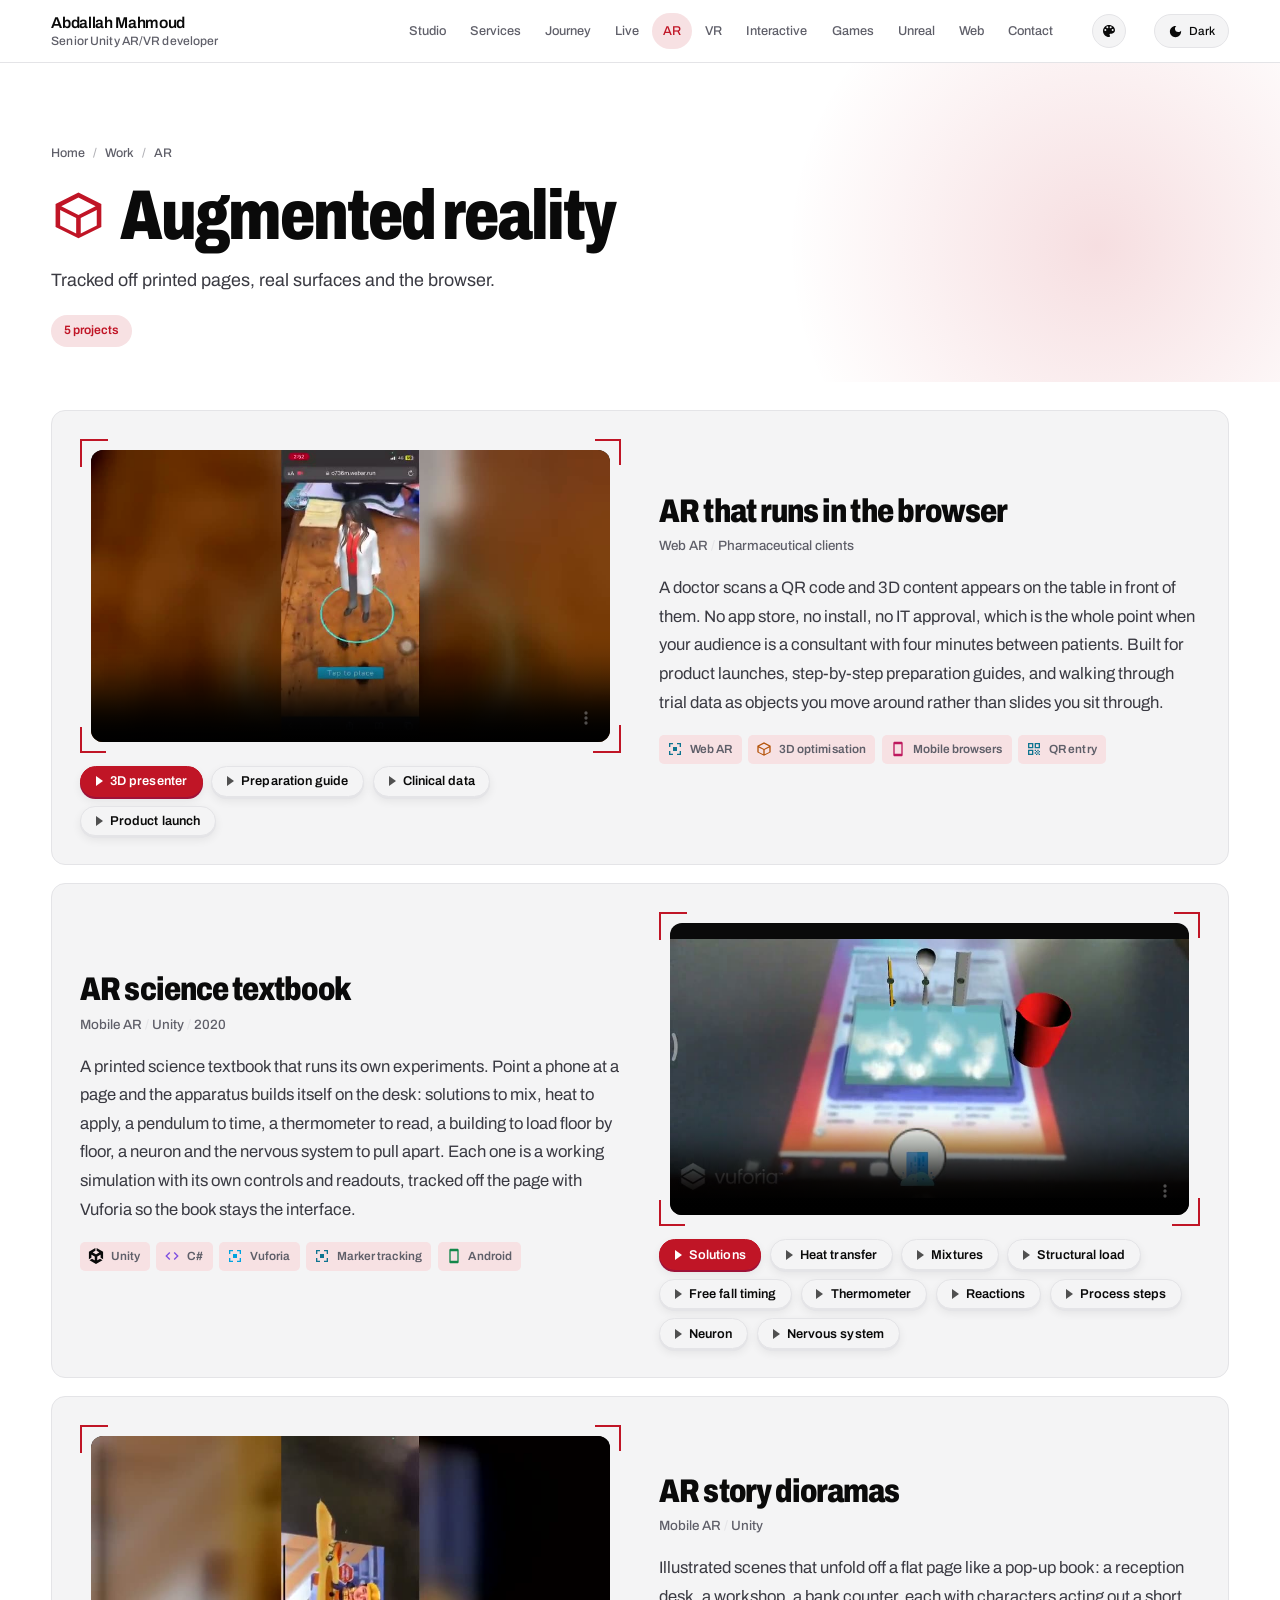
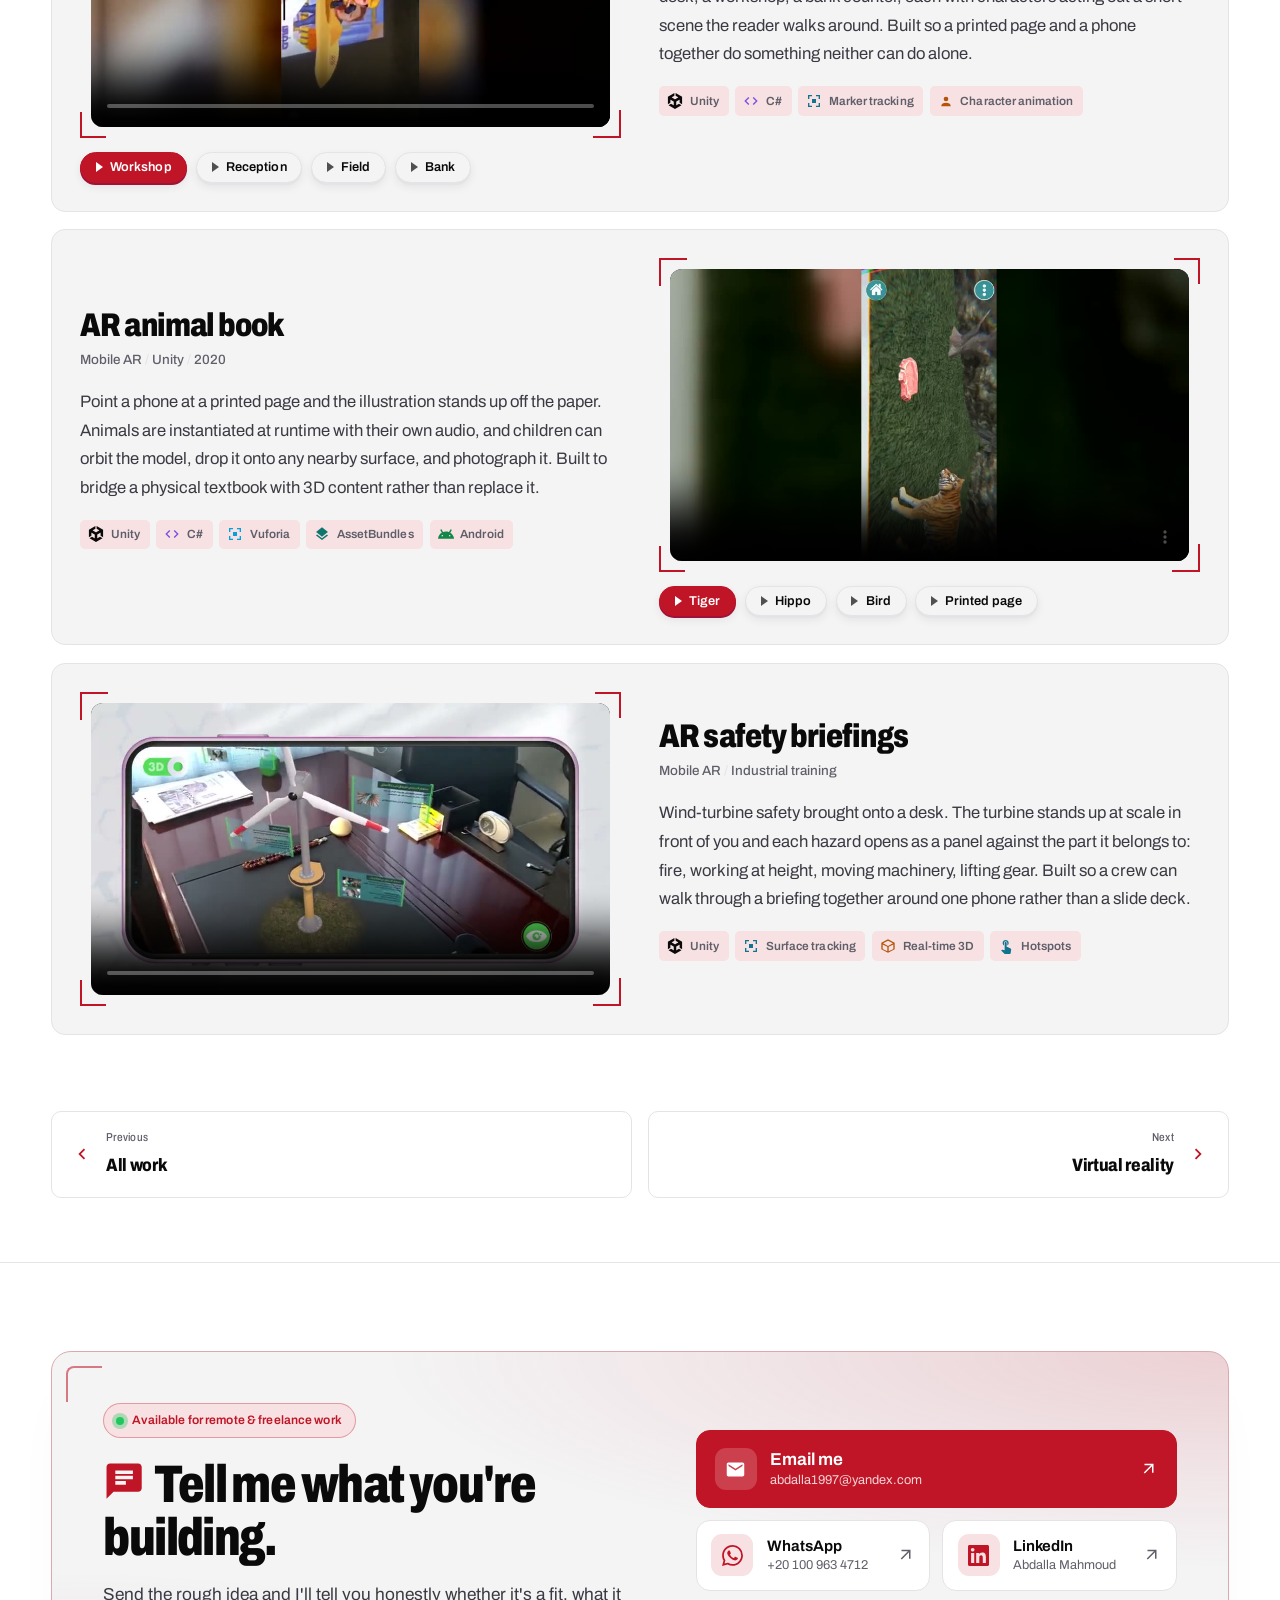
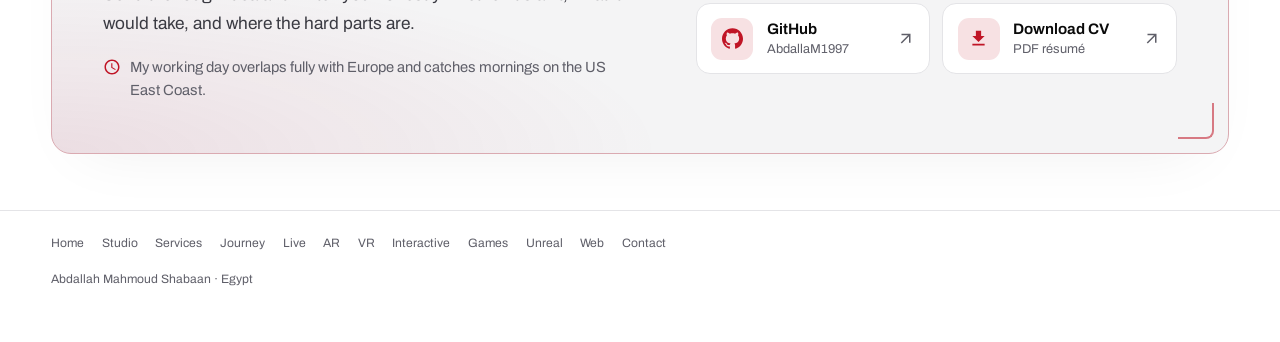
<file: ar.html>
<!DOCTYPE html>
<html lang="en">
<head>
<meta charset="utf-8">
<meta name="viewport" content="width=device-width, initial-scale=1">
<title>Augmented reality · Abdallah Mahmoud</title>
<meta name="description" content="Augmented reality Web AR from a QR code, textbooks that come alive, safety briefings on a desk.">
<meta property="og:title" content="Augmented reality · Abdallah Mahmoud">
<meta property="og:description" content="Augmented reality Web AR from a QR code, textbooks that come alive, safety briefings on a desk.">
<meta property="og:image" content="https://abdallam1997.github.io/my-portfolio-site/share-card.png">
<meta property="og:image:width" content="1200">
<meta property="og:image:height" content="630">
<meta property="og:image:alt" content="Abdallah Mahmoud, Unity AR/VR developer">
<meta property="og:site_name" content="Abdallah Mahmoud">
<meta property="og:type" content="website">
<meta property="og:url" content="https://abdallam1997.github.io/my-portfolio-site/ar.html">
<meta name="twitter:card" content="summary_large_image">
<meta name="twitter:title" content="Augmented reality · Abdallah Mahmoud">
<meta name="twitter:description" content="Augmented reality Web AR from a QR code, textbooks that come alive, safety briefings on a desk.">
<meta name="twitter:image" content="https://abdallam1997.github.io/my-portfolio-site/share-card.png">
<link rel="canonical" href="https://abdallam1997.github.io/my-portfolio-site/ar.html">
<meta name="theme-color" content="#FFFFFF">
<link rel="icon" href="favicon.svg" type="image/svg+xml">
<link rel="icon" href="favicon.png" type="image/png" sizes="64x64">
<link rel="apple-touch-icon" href="apple-touch-icon.png">
<script>
// Runs before paint so a stored choice never flashes the wrong theme.
(function(){try{var t=localStorage.getItem('theme');
if(t==='dark'||t==='light')document.documentElement.setAttribute('data-theme',t);
var a=localStorage.getItem('accent');
if(a&&/^[a-z]+$/.test(a))document.documentElement.setAttribute('data-accent',a);}catch(e){}})();
</script>
<link rel="preconnect" href="https://fonts.googleapis.com">
<link rel="preconnect" href="https://fonts.gstatic.com" crossorigin>
<!-- Fonts load without blocking paint, so the page still appears instantly on
     networks where fonts.googleapis.com is slow or blocked. -->
<link rel="stylesheet" href="https://fonts.googleapis.com/css2?family=Archivo:wdth,wght@62..125,400..900&amp;display=swap" media="print" onload="this.media='all';this.onload=null">
<noscript><link rel="stylesheet" href="https://fonts.googleapis.com/css2?family=Archivo:wdth,wght@62..125,400..900&amp;display=swap"></noscript>
<!-- The version is bumped whenever styles.css changes: Pages caches assets for
     ten minutes, and without it a new page can load against the old stylesheet. -->
<link rel="preconnect" href="https://fonts.googleapis.com">
<link rel="preconnect" href="https://fonts.gstatic.com" crossorigin>
<!-- Fonts load without blocking paint, so the page still appears instantly on
     networks where fonts.googleapis.com is slow or blocked. -->
<link rel="stylesheet" href="https://fonts.googleapis.com/css2?family=Archivo:wdth,wght@62..125,400..900&amp;display=swap" media="print" onload="this.media='all';this.onload=null">
<noscript><link rel="stylesheet" href="https://fonts.googleapis.com/css2?family=Archivo:wdth,wght@62..125,400..900&amp;display=swap"></noscript>
<!-- The version is bumped whenever styles.css changes: Pages caches assets for
     ten minutes, and without it a new page can load against the old stylesheet. -->
<link rel="stylesheet" href="styles.css?v=20261102a">
</head>
<body>
<div class="progress" aria-hidden="true"></div>

<!-- Floating contact: shown once the top of the page is past, hidden again over #contact. -->
<div class="fab" id="fab">
  <div class="fab-menu" id="fabMenu">
    <a class="fab-item" href="https://wa.me/201009634712" target="_blank" rel="noopener">
      <svg viewBox="0 0 24 24" aria-hidden="true" focusable="false"><path d="M17.472 14.382c-.297-.149-1.758-.867-2.03-.967-.273-.099-.471-.148-.67.15-.197.297-.767.966-.94 1.164-.173.199-.347.223-.644.075-.297-.15-1.255-.463-2.39-1.475-.883-.788-1.48-1.761-1.653-2.059-.173-.297-.018-.458.13-.606.134-.133.298-.347.446-.52.149-.174.198-.298.298-.497.099-.198.05-.371-.025-.52-.075-.149-.669-1.612-.916-2.207-.242-.579-.487-.5-.669-.51-.173-.008-.371-.01-.57-.01-.198 0-.52.074-.792.372-.272.297-1.04 1.016-1.04 2.479 0 1.462 1.065 2.875 1.213 3.074.149.198 2.096 3.2 5.077 4.487.709.306 1.262.489 1.694.625.712.227 1.36.195 1.872.118.571-.085 1.758-.719 2.006-1.413.248-.694.248-1.289.173-1.413-.074-.124-.272-.198-.57-.347m-5.421 7.403h-.004a9.87 9.87 0 01-5.031-1.378l-.361-.214-3.741.982.998-3.648-.235-.374a9.86 9.86 0 01-1.51-5.26c.001-5.45 4.436-9.884 9.888-9.884 2.64 0 5.122 1.03 6.988 2.898a9.825 9.825 0 012.893 6.994c-.003 5.45-4.437 9.884-9.885 9.884m8.413-18.297A11.815 11.815 0 0012.05 0C5.495 0 .16 5.335.157 11.892c0 2.096.547 4.142 1.588 5.945L.057 24l6.305-1.654a11.882 11.882 0 005.683 1.448h.005c6.554 0 11.89-5.335 11.893-11.893a11.821 11.821 0 00-3.48-8.413z"/></svg>WhatsApp</a>
    <a class="fab-item" href="mailto:abdalla1997@yandex.com">
      <svg viewBox="0 0 24 24" aria-hidden="true" focusable="false"><path d="M20 4H4c-1.1 0-1.99.9-1.99 2L2 18c0 1.1.9 2 2 2h16c1.1 0 2-.9 2-2V6c0-1.1-.9-2-2-2zm0 4l-8 5-8-5V6l8 5 8-5v2z"/></svg>Email</a>
    <a class="fab-item" href="tel:+201009634712">
      <svg viewBox="0 0 24 24" aria-hidden="true" focusable="false"><path d="M6.62 10.79a15.05 15.05 0 006.59 6.59l2.2-2.2c.27-.27.67-.36 1.02-.24 1.12.37 2.33.57 3.57.57.55 0 1 .45 1 1V20c0 .55-.45 1-1 1-9.39 0-17-7.61-17-17 0-.55.45-1 1-1h3.5c.55 0 1 .45 1 1 0 1.25.2 2.45.57 3.57.11.35.03.74-.25 1.02l-2.2 2.2z"/></svg>Call +20 100 963 4712</a>
  </div>
  <button class="fab-btn" id="fabBtn" type="button" aria-expanded="false" aria-controls="fabMenu" aria-label="Contact me">
    <svg class="i-chat" viewBox="0 0 24 24" aria-hidden="true" focusable="false"><path d="M20 2H4c-1.1 0-2 .9-2 2v18l4-4h14c1.1 0 2-.9 2-2V4c0-1.1-.9-2-2-2zM7 9h10v2H7V9zm6 5H7v-2h6v2zm4-6H7V6h10v2z"/></svg>
    <svg class="i-close" viewBox="0 0 24 24" aria-hidden="true" focusable="false"><path d="M19 6.41L17.59 5 12 10.59 6.41 5 5 6.41 10.59 12 5 17.59 6.41 19 12 13.41 17.59 19 19 17.59 13.41 12z"/></svg>
  </button>
</div>


<header class="masthead">
  <div class="wrap">
    <a class="brand" href="index.html">
      <span class="wordmark">Abdallah Mahmoud</span>
      <span class="where">Senior Unity AR/VR developer</span>
    </a>
    <span class="spring"></span>
    <button type="button" class="navtoggle" aria-label="Open menu" aria-expanded="false" aria-controls="mainnav"><svg viewBox="0 0 24 24" aria-hidden="true" focusable="false"><path class="bar1" d="M4 12h16"/><path class="bar2" d="M4 12h16"/><path class="bar3" d="M4 12h16"/></svg></button>
    <nav class="mainnav" id="mainnav" aria-label="Pages">
      <a href="index.html#studio">Studio</a>
      <a href="index.html#services">Services</a>
      <a href="index.html#journey">Journey</a>
      <a href="index.html#live">Live</a>
      <a href="ar.html" class="here" aria-current="page">AR</a>
      <a href="vr.html">VR</a>
      <a href="interactive.html">Interactive</a>
      <a href="games.html">Games</a>
      <a href="unreal.html">Unreal</a>
      <a href="websites.html">Web</a>
      <a href="index.html#contact">Contact</a>
    </nav>
    <span class="pickwrap"><button type="button" class="palette" aria-label="Change accent colour" aria-expanded="false" aria-haspopup="true" aria-controls="swatches"><svg viewBox="0 0 24 24" aria-hidden="true" focusable="false"><path d="M12 3c-4.97 0-9 4.03-9 9s4.03 9 9 9c.83 0 1.5-.67 1.5-1.5 0-.39-.15-.74-.39-1.01-.23-.26-.38-.61-.38-.99 0-.83.67-1.5 1.5-1.5H16c2.76 0 5-2.24 5-5 0-4.42-4.03-8-9-8zm-5.5 9a1.5 1.5 0 1 1 0-3 1.5 1.5 0 0 1 0 3zm3-4a1.5 1.5 0 1 1 0-3 1.5 1.5 0 0 1 0 3zm5 0a1.5 1.5 0 1 1 0-3 1.5 1.5 0 0 1 0 3zm3 4a1.5 1.5 0 1 1 0-3 1.5 1.5 0 0 1 0 3z"/></svg></button><div class="swatches" id="swatches" role="group" aria-label="Accent colour"><button type="button" data-accent="red" style="--sw:#C01526" aria-pressed="false" aria-label="Red" title="Red"></button><button type="button" data-accent="orange" style="--sw:#B45309" aria-pressed="false" aria-label="Orange" title="Orange"></button><button type="button" data-accent="green" style="--sw:#15803D" aria-pressed="false" aria-label="Green" title="Green"></button><button type="button" data-accent="teal" style="--sw:#0F766E" aria-pressed="false" aria-label="Teal" title="Teal"></button><button type="button" data-accent="blue" style="--sw:#1D4ED8" aria-pressed="false" aria-label="Blue" title="Blue"></button><button type="button" data-accent="purple" style="--sw:#6D28D9" aria-pressed="false" aria-label="Purple" title="Purple"></button><button type="button" data-accent="magenta" style="--sw:#A21CAF" aria-pressed="false" aria-label="Magenta" title="Magenta"></button></div></span>
    <button type="button" class="theme" aria-label="Switch to dark theme"><svg class="i-moon" viewBox="0 0 24 24" aria-hidden="true" focusable="false"><path d="M12 3c-4.97 0-9 4.03-9 9s4.03 9 9 9 9-4.03 9-9c0-.46-.04-.92-.1-1.36-.98 1.37-2.58 2.26-4.4 2.26-2.98 0-5.4-2.42-5.4-5.4 0-1.81.89-3.42 2.26-4.4-.44-.06-.9-.1-1.36-.1z"/></svg><span class="lab lab-light">Dark</span><svg class="i-sun" viewBox="0 0 24 24" aria-hidden="true" focusable="false"><path d="M12 7c-2.76 0-5 2.24-5 5s2.24 5 5 5 5-2.24 5-5-2.24-5-5-5zM2 13h2c.55 0 1-.45 1-1s-.45-1-1-1H2c-.55 0-1 .45-1 1s.45 1 1 1zm18 0h2c.55 0 1-.45 1-1s-.45-1-1-1h-2c-.55 0-1 .45-1 1s.45 1 1 1zM11 2v2c0 .55.45 1 1 1s1-.45 1-1V2c0-.55-.45-1-1-1s-1 .45-1 1zm0 18v2c0 .55.45 1 1 1s1-.45 1-1v-2c0-.55-.45-1-1-1s-1 .45-1 1zM5.99 4.58a.996.996 0 00-1.41 0 .996.996 0 000 1.41l1.06 1.06c.39.39 1.03.39 1.41 0s.39-1.03 0-1.41L5.99 4.58zm12.37 12.37a.996.996 0 00-1.41 0 .996.996 0 000 1.41l1.06 1.06c.39.39 1.03.39 1.41 0a.996.996 0 000-1.41l-1.06-1.06zm1.06-10.96a.996.996 0 000-1.41.996.996 0 00-1.41 0l-1.06 1.06c-.39.39-.39 1.03 0 1.41s1.03.39 1.41 0l1.06-1.06zM7.05 18.36a.996.996 0 000-1.41.996.996 0 00-1.41 0l-1.06 1.06c-.39.39-.39 1.03 0 1.41s1.03.39 1.41 0l1.06-1.06z"/></svg><span class="lab lab-dark">Light</span></button>
  </div>
</header>

<main id="top">
<section class="pagehead">
  <div class="wrap">
    <p class="crumbs"><a href="index.html">Home</a><span aria-hidden="true">/</span><a href="index.html#work">Work</a><span aria-hidden="true">/</span>AR</p>
    <h1><svg class="ico" viewBox="0 0 24 24" aria-hidden="true" focusable="false"><path d="M12 2L2 7v10l10 5 10-5V7L12 2zm0 2.18L19.5 8 12 11.82 4.5 8 12 4.18zM4 9.62l7 3.5v6.76l-7-3.5V9.62zm9 10.26v-6.76l7-3.5v6.76l-7 3.5z"/></svg>Augmented reality</h1>
    <p class="lead">Tracked off printed pages, real surfaces and the browser.</p>
    <p class="count">5 projects</p>
  </div>
</section>

<section class="band" id="ar">
  <div class="wrap">

    <article class="project">
      <div class="media phone">
        <div class="viewport">
          <span class="brk tr"></span><span class="brk bl"></span>
          <div class="screen wide">
            <video data-lazy src="media/webar-doctor.mp4" data-sm="media/webar-doctor-sm.mp4" poster="media/webar-doctor.jpg" muted loop playsinline preload="none"></video>
          </div>
        </div>
        <div class="clips" role="group" aria-label="Clips for web AR">
          <button aria-pressed="true" data-src="media/webar-doctor.mp4" data-src-sm="media/webar-doctor-sm.mp4" data-poster="media/webar-doctor.jpg">3D presenter</button>
          <button aria-pressed="false" data-src="media/webar-drugprep.mp4" data-src-sm="media/webar-drugprep-sm.mp4" data-poster="media/webar-drugprep.jpg">Preparation guide</button>
          <button aria-pressed="false" data-src="media/webar-brilinta.mp4" data-src-sm="media/webar-brilinta-sm.mp4" data-poster="media/webar-brilinta.jpg">Clinical data</button>
          <button aria-pressed="false" data-src="media/webar-soliqua.mp4" data-src-sm="media/webar-soliqua-sm.mp4" data-poster="media/webar-soliqua.jpg">Product launch</button>
        </div>
      </div>
      <div class="copy">
        <h3>AR that runs in the browser</h3>
        <p class="meta"><span>Web AR</span><span>Pharmaceutical clients</span></p>
        <p class="desc">A doctor scans a QR code and 3D content appears on the table in front of them. No app store, no install, no IT approval, which is the whole point when your audience is a consultant with four minutes between patients. Built for product launches, step-by-step preparation guides, and walking through trial data as objects you move around rather than slides you sit through.</p>
        <ul class="stack">
          <li data-c="ar"><svg class="tico" viewBox="0 0 24 24" aria-hidden="true" focusable="false"><path d="M3 3h6v2H5v4H3V3zm12 0h6v6h-2V5h-4V3zM3 15h2v4h4v2H3v-6zm16 0h2v6h-6v-2h4v-4zM9 9h6v6H9V9z"/></svg>Web AR</li><li data-c="gfx"><svg class="tico" viewBox="0 0 24 24" aria-hidden="true" focusable="false"><path d="M12 2L2 7v10l10 5 10-5V7L12 2zm0 2.18L19.5 8 12 11.82 4.5 8 12 4.18zM4 9.62l7 3.5v6.76l-7-3.5V9.62zm9 10.26v-6.76l7-3.5v6.76l-7 3.5z"/></svg>3D optimisation</li><li data-c="ui"><svg class="tico" viewBox="0 0 24 24" aria-hidden="true" focusable="false"><path d="M17 1.01L7 1c-1.1 0-2 .9-2 2v18c0 1.1.9 2 2 2h10c1.1 0 2-.9 2-2V3c0-1.1-.9-1.99-2-1.99zM17 19H7V5h10v14z"/></svg>Mobile browsers</li><li data-c="ar"><svg class="tico" viewBox="0 0 24 24" aria-hidden="true" focusable="false"><path d="M3 11h8V3H3v8zm2-6h4v4H5V5zM3 21h8v-8H3v8zm2-6h4v4H5v-4zM13 3v8h8V3h-8zm6 6h-4V5h4v4zM19 19h2v2h-2zM13 13h2v2h-2zM15 15h2v2h-2zM13 17h2v2h-2zM15 19h2v2h-2zM17 17h2v2h-2zM17 13h2v2h-2zM19 15h2v2h-2z"/></svg>QR entry</li>
        </ul>
      </div>
    </article>
    <article class="project flip" id="p-textbook">
      <div class="media">
        <div class="viewport">
          <span class="brk tr"></span><span class="brk bl"></span>
          <div class="screen wide">
            <video data-lazy src="media/ar-chem.mp4" data-sm="media/ar-chem-sm.mp4" poster="media/ar-chem.jpg" muted loop playsinline preload="none"></video>
          </div>
        </div>
        <div class="clips" role="group" aria-label="Clips for the AR science textbook">
          <button aria-pressed="true" data-src="media/ar-chem.mp4" data-src-sm="media/ar-chem-sm.mp4" data-poster="media/ar-chem.jpg">Solutions</button>
          <button aria-pressed="false" data-src="media/ar-heat.mp4" data-src-sm="media/ar-heat-sm.mp4" data-poster="media/ar-heat.jpg">Heat transfer</button>
          <button aria-pressed="false" data-src="media/ar-solution.mp4" data-src-sm="media/ar-solution-sm.mp4" data-poster="media/ar-solution.jpg">Mixtures</button>
          <button aria-pressed="false" data-src="media/ar-load.mp4" data-src-sm="media/ar-load-sm.mp4" data-poster="media/ar-load.jpg">Structural load</button>
          <button aria-pressed="false" data-src="media/ar-pendulum.mp4" data-src-sm="media/ar-pendulum-sm.mp4" data-poster="media/ar-pendulum.jpg">Free fall timing</button>
          <button aria-pressed="false" data-src="media/ar-thermometer.mp4" data-src-sm="media/ar-thermometer-sm.mp4" data-poster="media/ar-thermometer.jpg">Thermometer</button>
          <button aria-pressed="false" data-src="media/ar-mixture.mp4" data-src-sm="media/ar-mixture-sm.mp4" data-poster="media/ar-mixture.jpg">Reactions</button>
          <button aria-pressed="false" data-src="media/ar-wool.mp4" data-src-sm="media/ar-wool-sm.mp4" data-poster="media/ar-wool.jpg">Process steps</button>
          <button aria-pressed="false" data-src="media/ar-neuron.mp4" data-src-sm="media/ar-neuron-sm.mp4" data-poster="media/ar-neuron.jpg">Neuron</button>
          <button aria-pressed="false" data-src="media/ar-nerves.mp4" data-src-sm="media/ar-nerves-sm.mp4" data-poster="media/ar-nerves.jpg">Nervous system</button>
        </div>
      </div>
      <div class="copy">
        <h3>AR science textbook</h3>
        <p class="meta"><span>Mobile AR</span><span>Unity</span><span>2020</span></p>
        <p class="desc">A printed science textbook that runs its own experiments. Point a phone at a page and the apparatus builds itself on the desk: solutions to mix, heat to apply, a pendulum to time, a thermometer to read, a building to load floor by floor, a neuron and the nervous system to pull apart. Each one is a working simulation with its own controls and readouts, tracked off the page with Vuforia so the book stays the interface.</p>
        <ul class="stack">
          <li data-b="unity"><svg class="tico" viewBox="0 0 24 24" aria-hidden="true" focusable="false"><path d="m12.9288 4.2939 3.7997 2.1929c.1366.077.1415.2905 0 .3675l-4.515 2.6076a.4192.4192 0 0 1-.4246 0L7.274 6.8543c-.139-.0745-.1415-.293 0-.3675l3.7972-2.193V0L1.3758 5.5977V16.793l3.7177-2.1456v-4.3858c-.0025-.1565.1813-.2682.318-.1838l4.5148 2.6076a.4252.4252 0 0 1 .2136.3676v5.2127c.0025.1565-.1813.2682-.3179.1838l-3.7996-2.1929-3.7178 2.1457L12 24l9.6954-5.5977-3.7178-2.1457-3.7996 2.1929c-.1341.082-.3229-.0248-.3179-.1838V13.053c0-.1565.087-.2956.2136-.3676l4.5149-2.6076c.134-.082.3228.0224.3179.1838v4.3858l3.7177 2.1456V5.5977L12.9288 0Z"/></svg>Unity</li><li data-b="csharp"><svg class="tico" viewBox="0 0 24 24" aria-hidden="true" focusable="false"><path d="M9.4 16.6L4.8 12l4.6-4.6L8 6l-6 6 6 6 1.4-1.4zm5.2 0l4.6-4.6-4.6-4.6L16 6l6 6-6 6-1.4-1.4z"/></svg>C#</li><li data-b="vuforia"><svg class="tico" viewBox="0 0 24 24" aria-hidden="true" focusable="false"><path d="M3 3h6v2H5v4H3V3zm12 0h6v6h-2V5h-4V3zM3 15h2v4h4v2H3v-6zm16 0h2v6h-6v-2h4v-4zM9 9h6v6H9V9z"/></svg>Vuforia</li><li data-c="ar"><svg class="tico" viewBox="0 0 24 24" aria-hidden="true" focusable="false"><path d="M3 3h6v2H5v4H3V3zm12 0h6v6h-2V5h-4V3zM3 15h2v4h4v2H3v-6zm16 0h2v6h-6v-2h4v-4zM9 9h6v6H9V9z"/></svg>Marker tracking</li><li data-b="android"><svg class="tico" viewBox="0 0 24 24" aria-hidden="true" focusable="false"><path d="M17 1.01L7 1c-1.1 0-2 .9-2 2v18c0 1.1.9 2 2 2h10c1.1 0 2-.9 2-2V3c0-1.1-.9-1.99-2-1.99zM17 19H7V5h10v14z"/></svg>Android</li>
        </ul>
      </div>
    </article>
    <article class="project">
      <div class="media phone">
        <div class="viewport">
          <span class="brk tr"></span><span class="brk bl"></span>
          <div class="screen wide">
            <video data-lazy src="media/diorama-2.mp4" data-sm="media/diorama-2-sm.mp4" poster="media/diorama-2.jpg" muted loop playsinline preload="none"></video>
          </div>
        </div>
        <div class="clips" role="group" aria-label="Clips for AR dioramas">
          <button aria-pressed="true" data-src="media/diorama-2.mp4" data-src-sm="media/diorama-2-sm.mp4" data-poster="media/diorama-2.jpg">Workshop</button>
          <button aria-pressed="false" data-src="media/diorama-1.mp4" data-src-sm="media/diorama-1-sm.mp4" data-poster="media/diorama-1.jpg">Reception</button>
          <button aria-pressed="false" data-src="media/diorama-3.mp4" data-src-sm="media/diorama-3-sm.mp4" data-poster="media/diorama-3.jpg">Field</button>
          <button aria-pressed="false" data-src="media/diorama-4.mp4" data-src-sm="media/diorama-4-sm.mp4" data-poster="media/diorama-4.jpg">Bank</button>
        </div>
      </div>
      <div class="copy">
        <h3>AR story dioramas</h3>
        <p class="meta"><span>Mobile AR</span><span>Unity</span></p>
        <p class="desc">Illustrated scenes that unfold off a flat page like a pop-up book: a reception desk, a workshop, a bank counter, each with characters acting out a short scene the reader walks around. Built so a printed page and a phone together do something neither can do alone.</p>
        <ul class="stack">
          <li data-b="unity"><svg class="tico" viewBox="0 0 24 24" aria-hidden="true" focusable="false"><path d="m12.9288 4.2939 3.7997 2.1929c.1366.077.1415.2905 0 .3675l-4.515 2.6076a.4192.4192 0 0 1-.4246 0L7.274 6.8543c-.139-.0745-.1415-.293 0-.3675l3.7972-2.193V0L1.3758 5.5977V16.793l3.7177-2.1456v-4.3858c-.0025-.1565.1813-.2682.318-.1838l4.5148 2.6076a.4252.4252 0 0 1 .2136.3676v5.2127c.0025.1565-.1813.2682-.3179.1838l-3.7996-2.1929-3.7178 2.1457L12 24l9.6954-5.5977-3.7178-2.1457-3.7996 2.1929c-.1341.082-.3229-.0248-.3179-.1838V13.053c0-.1565.087-.2956.2136-.3676l4.5149-2.6076c.134-.082.3228.0224.3179.1838v4.3858l3.7177 2.1456V5.5977L12.9288 0Z"/></svg>Unity</li><li data-b="csharp"><svg class="tico" viewBox="0 0 24 24" aria-hidden="true" focusable="false"><path d="M9.4 16.6L4.8 12l4.6-4.6L8 6l-6 6 6 6 1.4-1.4zm5.2 0l4.6-4.6-4.6-4.6L16 6l6 6-6 6-1.4-1.4z"/></svg>C#</li><li data-c="ar"><svg class="tico" viewBox="0 0 24 24" aria-hidden="true" focusable="false"><path d="M3 3h6v2H5v4H3V3zm12 0h6v6h-2V5h-4V3zM3 15h2v4h4v2H3v-6zm16 0h2v6h-6v-2h4v-4zM9 9h6v6H9V9z"/></svg>Marker tracking</li><li data-c="gfx"><svg class="tico" viewBox="0 0 24 24" aria-hidden="true" focusable="false"><path d="M12 5.5A3.5 3.5 0 1 0 12 12.5 3.5 3.5 0 0 0 12 5.5zM5 20v-1c0-2.76 3.13-4.5 7-4.5s7 1.74 7 4.5v1H5z"/></svg>Character animation</li>
        </ul>
      </div>
    </article>
    <article class="project flip" id="p-animals">
      <div class="media phone">
        <div class="viewport">
          <span class="brk tr"></span><span class="brk bl"></span>
          <div class="screen wide">
            <video data-lazy src="media/ar-tiger.mp4" data-sm="media/ar-tiger-sm.mp4" poster="media/ar-tiger.jpg" muted loop playsinline preload="none"></video>
          </div>
        </div>
        <div class="clips" role="group" aria-label="Clips for AR animal book">
          <button aria-pressed="true" data-src="media/ar-tiger.mp4" data-src-sm="media/ar-tiger-sm.mp4" data-poster="media/ar-tiger.jpg">Tiger</button>
          <button aria-pressed="false" data-src="media/ar-hippo.mp4" data-src-sm="media/ar-hippo-sm.mp4" data-poster="media/ar-hippo.jpg">Hippo</button>
          <button aria-pressed="false" data-src="media/ar-bird.mp4" data-src-sm="media/ar-bird-sm.mp4" data-poster="media/ar-bird.jpg">Bird</button>
          <button aria-pressed="false" data-src="media/ar-book.mp4" data-src-sm="media/ar-book-sm.mp4" data-poster="media/ar-book.jpg">Printed page</button>
        </div>
      </div>
      <div class="copy">
        <h3>AR animal book</h3>
        <p class="meta"><span>Mobile AR</span><span>Unity</span><span>2020</span></p>
        <p class="desc">Point a phone at a printed page and the illustration stands up off the paper. Animals are instantiated at runtime with their own audio, and children can orbit the model, drop it onto any nearby surface, and photograph it. Built to bridge a physical textbook with 3D content rather than replace it.</p>
        <ul class="stack">
          <li data-b="unity"><svg class="tico" viewBox="0 0 24 24" aria-hidden="true" focusable="false"><path d="m12.9288 4.2939 3.7997 2.1929c.1366.077.1415.2905 0 .3675l-4.515 2.6076a.4192.4192 0 0 1-.4246 0L7.274 6.8543c-.139-.0745-.1415-.293 0-.3675l3.7972-2.193V0L1.3758 5.5977V16.793l3.7177-2.1456v-4.3858c-.0025-.1565.1813-.2682.318-.1838l4.5148 2.6076a.4252.4252 0 0 1 .2136.3676v5.2127c.0025.1565-.1813.2682-.3179.1838l-3.7996-2.1929-3.7178 2.1457L12 24l9.6954-5.5977-3.7178-2.1457-3.7996 2.1929c-.1341.082-.3229-.0248-.3179-.1838V13.053c0-.1565.087-.2956.2136-.3676l4.5149-2.6076c.134-.082.3228.0224.3179.1838v4.3858l3.7177 2.1456V5.5977L12.9288 0Z"/></svg>Unity</li><li data-b="csharp"><svg class="tico" viewBox="0 0 24 24" aria-hidden="true" focusable="false"><path d="M9.4 16.6L4.8 12l4.6-4.6L8 6l-6 6 6 6 1.4-1.4zm5.2 0l4.6-4.6-4.6-4.6L16 6l6 6-6 6-1.4-1.4z"/></svg>C#</li><li data-b="vuforia"><svg class="tico" viewBox="0 0 24 24" aria-hidden="true" focusable="false"><path d="M3 3h6v2H5v4H3V3zm12 0h6v6h-2V5h-4V3zM3 15h2v4h4v2H3v-6zm16 0h2v6h-6v-2h4v-4zM9 9h6v6H9V9z"/></svg>Vuforia</li><li data-c="sys"><svg class="tico" viewBox="0 0 24 24" aria-hidden="true" focusable="false"><path d="M11.99 18.54l-7.37-5.73L3 14.07l9 7 9-7-1.63-1.27-7.38 5.74zM12 16l7.36-5.73L21 9l-9-7-9 7 1.63 1.27L12 16z"/></svg>AssetBundles</li><li data-b="android"><svg class="tico" viewBox="0 0 24 24" aria-hidden="true" focusable="false"><path d="M18.4395 5.5586c-.675 1.1664-1.352 2.3318-2.0274 3.498-.0366-.0155-.0742-.0286-.1113-.043-1.8249-.6957-3.484-.8-4.42-.787-1.8551.0185-3.3544.4643-4.2597.8203-.084-.1494-1.7526-3.021-2.0215-3.4864a1.1451 1.1451 0 0 0-.1406-.1914c-.3312-.364-.9054-.4859-1.379-.203-.475.282-.7136.9361-.3886 1.5019 1.9466 3.3696-.0966-.2158 1.9473 3.3593.0172.031-.4946.2642-1.3926 1.0177C2.8987 12.176.452 14.772 0 18.9902h24c-.119-1.1108-.3686-2.099-.7461-3.0683-.7438-1.9118-1.8435-3.2928-2.7402-4.1836a12.1048 12.1048 0 0 0-2.1309-1.6875c.6594-1.122 1.312-2.2559 1.9649-3.3848.2077-.3615.1886-.7956-.0079-1.1191a1.1001 1.1001 0 0 0-.8515-.5332c-.5225-.0536-.9392.3128-1.0488.5449zm-.0391 8.461c.3944.5926.324 1.3306-.1563 1.6503-.4799.3197-1.188.0985-1.582-.4941-.3944-.5927-.324-1.3307.1563-1.6504.4727-.315 1.1812-.1086 1.582.4941zM7.207 13.5273c.4803.3197.5506 1.0577.1563 1.6504-.394.5926-1.1038.8138-1.584.4941-.48-.3197-.5503-1.0577-.1563-1.6504.4008-.6021 1.1087-.8106 1.584-.4941z"/></svg>Android</li>
        </ul>
      </div>
    </article>
    <article class="project" id="p-safety">
      <div class="media">
        <div class="viewport">
          <span class="brk tr"></span><span class="brk bl"></span>
          <div class="screen wide">
            <video data-lazy src="media/ar-reel.mp4" data-sm="media/ar-reel-sm.mp4" poster="media/ar-reel.jpg" muted loop playsinline preload="none"></video>
          </div>
        </div>
      </div>
      <div class="copy">
        <h3>AR safety briefings</h3>
        <p class="meta"><span>Mobile AR</span><span>Industrial training</span></p>
        <p class="desc">Wind-turbine safety brought onto a desk. The turbine stands up at scale in front of you and each hazard opens as a panel against the part it belongs to: fire, working at height, moving machinery, lifting gear. Built so a crew can walk through a briefing together around one phone rather than a slide deck.</p>
        <ul class="stack">
          <li data-b="unity"><svg class="tico" viewBox="0 0 24 24" aria-hidden="true" focusable="false"><path d="m12.9288 4.2939 3.7997 2.1929c.1366.077.1415.2905 0 .3675l-4.515 2.6076a.4192.4192 0 0 1-.4246 0L7.274 6.8543c-.139-.0745-.1415-.293 0-.3675l3.7972-2.193V0L1.3758 5.5977V16.793l3.7177-2.1456v-4.3858c-.0025-.1565.1813-.2682.318-.1838l4.5148 2.6076a.4252.4252 0 0 1 .2136.3676v5.2127c.0025.1565-.1813.2682-.3179.1838l-3.7996-2.1929-3.7178 2.1457L12 24l9.6954-5.5977-3.7178-2.1457-3.7996 2.1929c-.1341.082-.3229-.0248-.3179-.1838V13.053c0-.1565.087-.2956.2136-.3676l4.5149-2.6076c.134-.082.3228.0224.3179.1838v4.3858l3.7177 2.1456V5.5977L12.9288 0Z"/></svg>Unity</li><li data-c="ar"><svg class="tico" viewBox="0 0 24 24" aria-hidden="true" focusable="false"><path d="M3 3h6v2H5v4H3V3zm12 0h6v6h-2V5h-4V3zM3 15h2v4h4v2H3v-6zm16 0h2v6h-6v-2h4v-4zM9 9h6v6H9V9z"/></svg>Surface tracking</li><li data-c="gfx"><svg class="tico" viewBox="0 0 24 24" aria-hidden="true" focusable="false"><path d="M12 2L2 7v10l10 5 10-5V7L12 2zm0 2.18L19.5 8 12 11.82 4.5 8 12 4.18zM4 9.62l7 3.5v6.76l-7-3.5V9.62zm9 10.26v-6.76l7-3.5v6.76l-7 3.5z"/></svg>Real-time 3D</li><li data-c="ar"><svg class="tico" viewBox="0 0 24 24" aria-hidden="true" focusable="false"><path d="M9 11.24V7.5C9 6.12 10.12 5 11.5 5S14 6.12 14 7.5v3.74c1.21-.81 2-2.18 2-3.74C16 5.01 13.99 3 11.5 3S7 5.01 7 7.5c0 1.56.79 2.93 2 3.74zm9.84 4.63l-4.54-2.26c-.17-.07-.35-.11-.54-.11H13v-6c0-.83-.67-1.5-1.5-1.5S10 6.67 10 7.5v10.74l-3.43-.72c-.08-.01-.15-.03-.24-.03-.31 0-.59.13-.79.33l-.79.8 4.94 4.94c.27.27.65.44 1.06.44h6.79c.75 0 1.33-.55 1.44-1.28l.75-5.27c.01-.07.02-.14.02-.2 0-.62-.38-1.16-.91-1.38z"/></svg>Hotspots</li>
        </ul>
      </div>
    </article>

  </div>
</section>

<nav class="pager wrap" aria-label="More work">
  <a class="prev" href="index.html#work"><svg viewBox="0 0 24 24" aria-hidden="true" focusable="false"><path d="M15.4 7.4L14 6l-6 6 6 6 1.4-1.4L10.8 12z"/></svg><span><small>Previous</small>All work</span></a>
  <a class="next" href="vr.html"><span><small>Next</small>Virtual reality</span><svg viewBox="0 0 24 24" aria-hidden="true" focusable="false"><path d="M8.6 7.4L10 6l6 6-6 6-1.4-1.4L13.2 12z"/></svg></a>
</nav>

<section class="contact wrap" id="contact">
  <div class="contact-card">
    <div class="contact-copy">
      <p class="avail"><span class="pulse" aria-hidden="true"></span>Available for remote &amp; freelance work</p>
      <h2><svg class="ico" viewBox="0 0 24 24" aria-hidden="true" focusable="false"><path d="M20 2H4c-1.1 0-2 .9-2 2v18l4-4h14c1.1 0 2-.9 2-2V4c0-1.1-.9-2-2-2zM7 9h10v2H7V9zm6 5H7v-2h6v2zm4-6H7V6h10v2z"/></svg>Tell me what you're building.</h2>
      <p class="pitch">Send the rough idea and I'll tell you honestly whether it's a fit, what it would take, and where the hard parts are.</p>
      <p class="hours"><svg viewBox="0 0 24 24" aria-hidden="true" focusable="false"><path d="M11.99 2C6.47 2 2 6.48 2 12s4.47 10 9.99 10C17.52 22 22 17.52 22 12S17.52 2 11.99 2zM12 20c-4.42 0-8-3.58-8-8s3.58-8 8-8 8 3.58 8 8-3.58 8-8 8zm.5-13H11v6l5.25 3.15.75-1.23-4.5-2.67z"/></svg>My working day overlaps fully with Europe and catches mornings on the US East Coast.</p>
    </div>
    <ul class="contact-links">
      <li><a class="tile primary" href="mailto:abdalla1997@yandex.com"><span class="ic"><svg viewBox="0 0 24 24" aria-hidden="true" focusable="false"><path d="M20 4H4c-1.1 0-1.99.9-1.99 2L2 18c0 1.1.9 2 2 2h16c1.1 0 2-.9 2-2V6c0-1.1-.9-2-2-2zm0 4l-8 5-8-5V6l8 5 8-5v2z"/></svg></span><span class="txt"><strong>Email me</strong><small>abdalla1997@yandex.com</small></span><span class="go"><svg viewBox="0 0 24 24" aria-hidden="true" focusable="false"><path d="M6.4 18 5 16.6 14.6 7H6V5h12v12h-2V8.4z"/></svg></span></a></li>
      <li><a class="tile" href="https://wa.me/201009634712"><span class="ic"><svg viewBox="0 0 24 24" aria-hidden="true" focusable="false"><path d="M17.472 14.382c-.297-.149-1.758-.867-2.03-.967-.273-.099-.471-.148-.67.15-.197.297-.767.966-.94 1.164-.173.199-.347.223-.644.075-.297-.15-1.255-.463-2.39-1.475-.883-.788-1.48-1.761-1.653-2.059-.173-.297-.018-.458.13-.606.134-.133.298-.347.446-.52.149-.174.198-.298.298-.497.099-.198.05-.371-.025-.52-.075-.149-.669-1.612-.916-2.207-.242-.579-.487-.5-.669-.51-.173-.008-.371-.01-.57-.01-.198 0-.52.074-.792.372-.272.297-1.04 1.016-1.04 2.479 0 1.462 1.065 2.875 1.213 3.074.149.198 2.096 3.2 5.077 4.487.709.306 1.262.489 1.694.625.712.227 1.36.195 1.872.118.571-.085 1.758-.719 2.006-1.413.248-.694.248-1.289.173-1.413-.074-.124-.272-.198-.57-.347m-5.421 7.403h-.004a9.87 9.87 0 01-5.031-1.378l-.361-.214-3.741.982.998-3.648-.235-.374a9.86 9.86 0 01-1.51-5.26c.001-5.45 4.436-9.884 9.888-9.884 2.64 0 5.122 1.03 6.988 2.898a9.825 9.825 0 012.893 6.994c-.003 5.45-4.437 9.884-9.885 9.884m8.413-18.297A11.815 11.815 0 0012.05 0C5.495 0 .16 5.335.157 11.892c0 2.096.547 4.142 1.588 5.945L.057 24l6.305-1.654a11.882 11.882 0 005.683 1.448h.005c6.554 0 11.89-5.335 11.893-11.893a11.821 11.821 0 00-3.48-8.413z"/></svg></span><span class="txt"><strong>WhatsApp</strong><small>+20 100 963 4712</small></span><span class="go"><svg viewBox="0 0 24 24" aria-hidden="true" focusable="false"><path d="M6.4 18 5 16.6 14.6 7H6V5h12v12h-2V8.4z"/></svg></span></a></li>
      <li><a class="tile" href="https://www.linkedin.com/in/abdalla-mahmoud-8b60b8194/"><span class="ic"><svg viewBox="0 0 24 24" aria-hidden="true" focusable="false"><path d="M20.447 20.452h-3.554v-5.569c0-1.328-.027-3.037-1.852-3.037-1.853 0-2.136 1.445-2.136 2.939v5.667H9.351V9h3.414v1.561h.046c.477-.9 1.637-1.85 3.37-1.85 3.601 0 4.267 2.37 4.267 5.455v6.286zM5.337 7.433c-1.144 0-2.063-.926-2.063-2.065 0-1.138.92-2.063 2.063-2.063 1.14 0 2.064.925 2.064 2.063 0 1.139-.925 2.065-2.064 2.065zm1.782 13.019H3.555V9h3.564v11.452zM22.225 0H1.771C.792 0 0 .774 0 1.729v20.542C0 23.227.792 24 1.771 24h20.451C23.2 24 24 23.227 24 22.271V1.729C24 .774 23.2 0 22.225 0z"/></svg></span><span class="txt"><strong>LinkedIn</strong><small>Abdalla Mahmoud</small></span><span class="go"><svg viewBox="0 0 24 24" aria-hidden="true" focusable="false"><path d="M6.4 18 5 16.6 14.6 7H6V5h12v12h-2V8.4z"/></svg></span></a></li>
      <li><a class="tile" href="https://github.com/AbdallaM1997"><span class="ic"><svg viewBox="0 0 24 24" aria-hidden="true" focusable="false"><path d="M12 .297c-6.63 0-12 5.373-12 12 0 5.303 3.438 9.8 8.205 11.385.6.113.82-.258.82-.577 0-.285-.01-1.04-.015-2.04-3.338.724-4.042-1.61-4.042-1.61C4.422 18.07 3.633 17.7 3.633 17.7c-1.087-.744.084-.729.084-.729 1.205.084 1.838 1.236 1.838 1.236 1.07 1.835 2.809 1.305 3.495.998.108-.776.417-1.305.76-1.605-2.665-.3-5.466-1.332-5.466-5.93 0-1.31.465-2.38 1.235-3.22-.135-.303-.54-1.523.105-3.176 0 0 1.005-.322 3.3 1.23.96-.267 1.98-.399 3-.405 1.02.006 2.04.138 3 .405 2.28-1.552 3.285-1.23 3.285-1.23.645 1.653.24 2.873.12 3.176.765.84 1.23 1.91 1.23 3.22 0 4.61-2.805 5.625-5.475 5.92.42.36.81 1.096.81 2.22 0 1.606-.015 2.896-.015 3.286 0 .315.21.69.825.57C20.565 22.092 24 17.592 24 12.297c0-6.627-5.373-12-12-12"/></svg></span><span class="txt"><strong>GitHub</strong><small>AbdallaM1997</small></span><span class="go"><svg viewBox="0 0 24 24" aria-hidden="true" focusable="false"><path d="M6.4 18 5 16.6 14.6 7H6V5h12v12h-2V8.4z"/></svg></span></a></li>
      <li><a class="tile" href="Abdallah_Mahmoud_Resume.pdf" download><span class="ic"><svg viewBox="0 0 24 24" aria-hidden="true" focusable="false"><path d="M19 9h-4V3H9v6H5l7 7 7-7zM5 18v2h14v-2H5z"/></svg></span><span class="txt"><strong>Download CV</strong><small>PDF résumé</small></span><span class="go"><svg viewBox="0 0 24 24" aria-hidden="true" focusable="false"><path d="M6.4 18 5 16.6 14.6 7H6V5h12v12h-2V8.4z"/></svg></span></a></li>
    </ul>
  </div>
</section>
</main>

<footer class="wrap">
  <nav class="footnav" aria-label="Pages">
    <a href="index.html">Home</a>
    <a href="index.html#studio">Studio</a>
    <a href="index.html#services">Services</a>
    <a href="index.html#journey">Journey</a>
    <a href="index.html#live">Live</a>
    <a href="ar.html">AR</a>
    <a href="vr.html">VR</a>
    <a href="interactive.html">Interactive</a>
    <a href="games.html">Games</a>
    <a href="unreal.html">Unreal</a>
    <a href="websites.html">Web</a>
    <a href="index.html#contact">Contact</a>
  </nav>
  <p>Abdallah Mahmoud Shabaan &middot; Egypt</p>
</footer>

<script src="site.js?v=20261015a"></script>
</body>
</html>
</file>
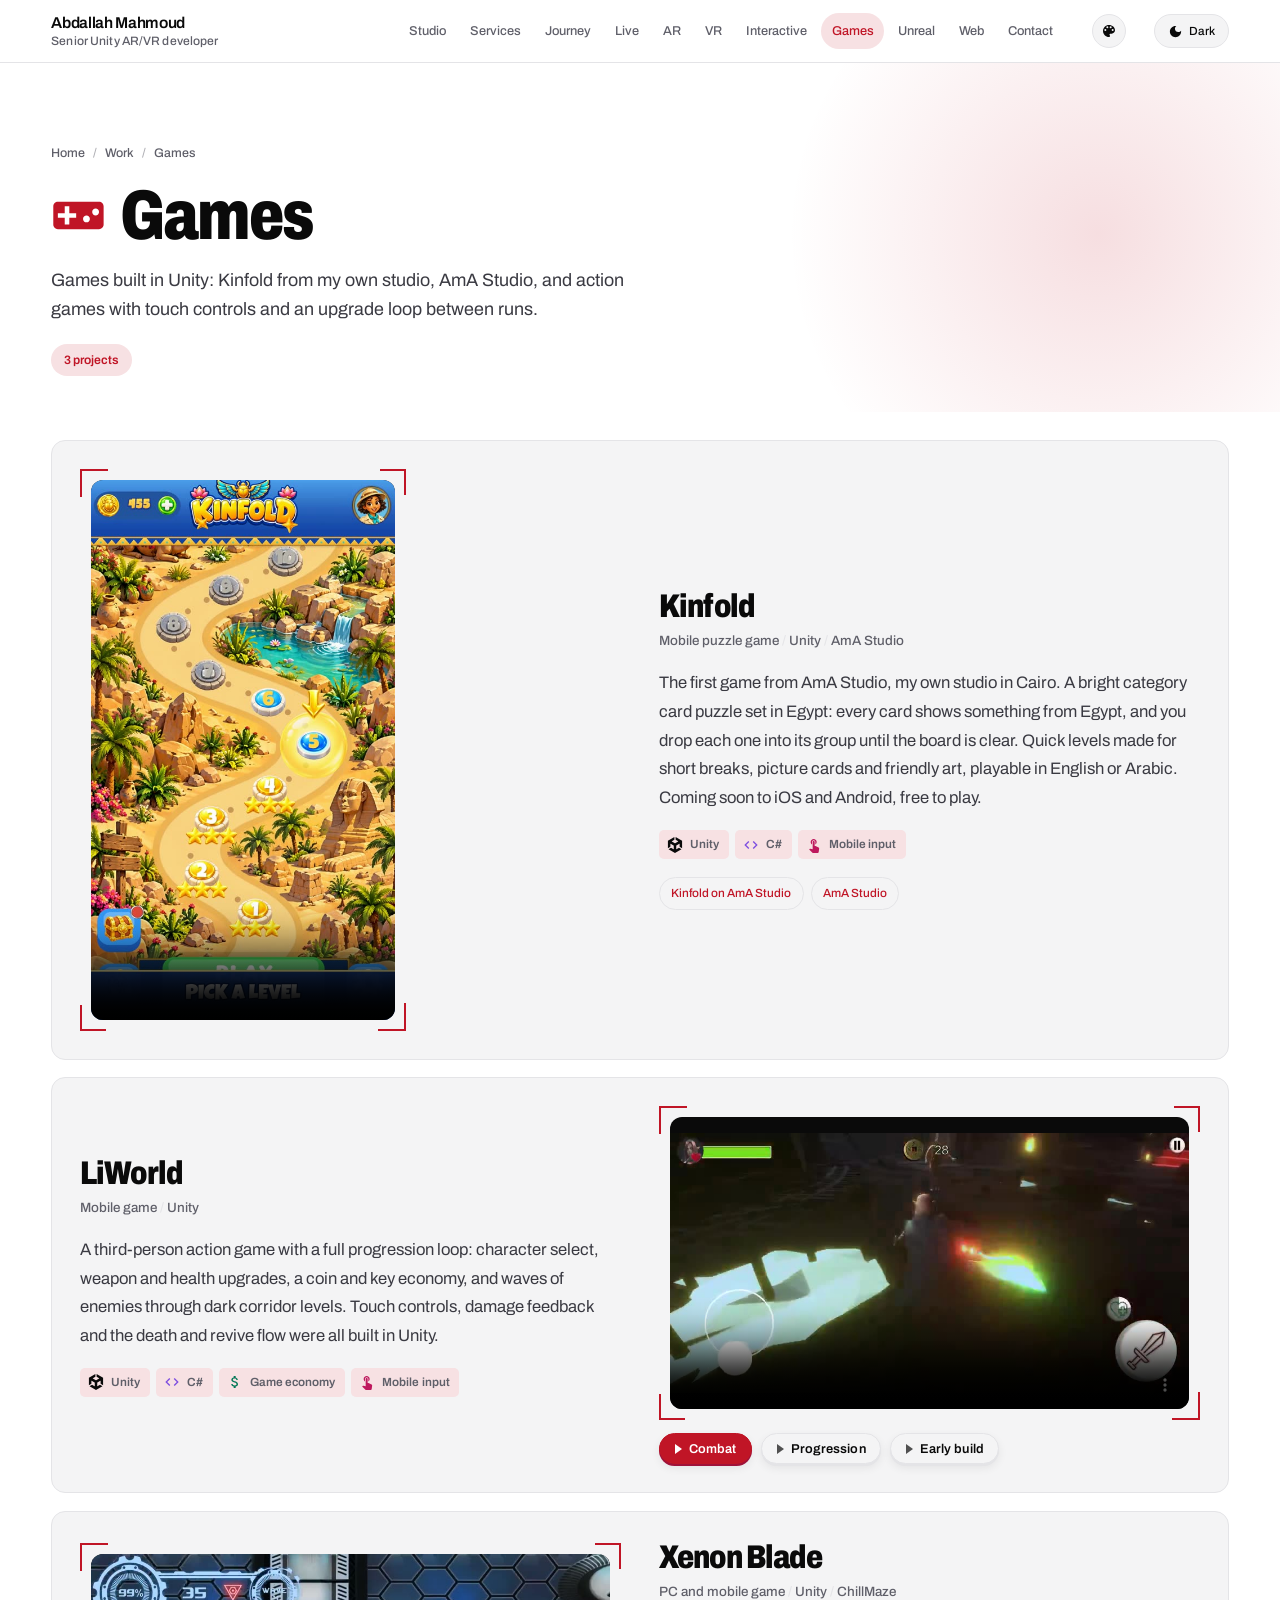
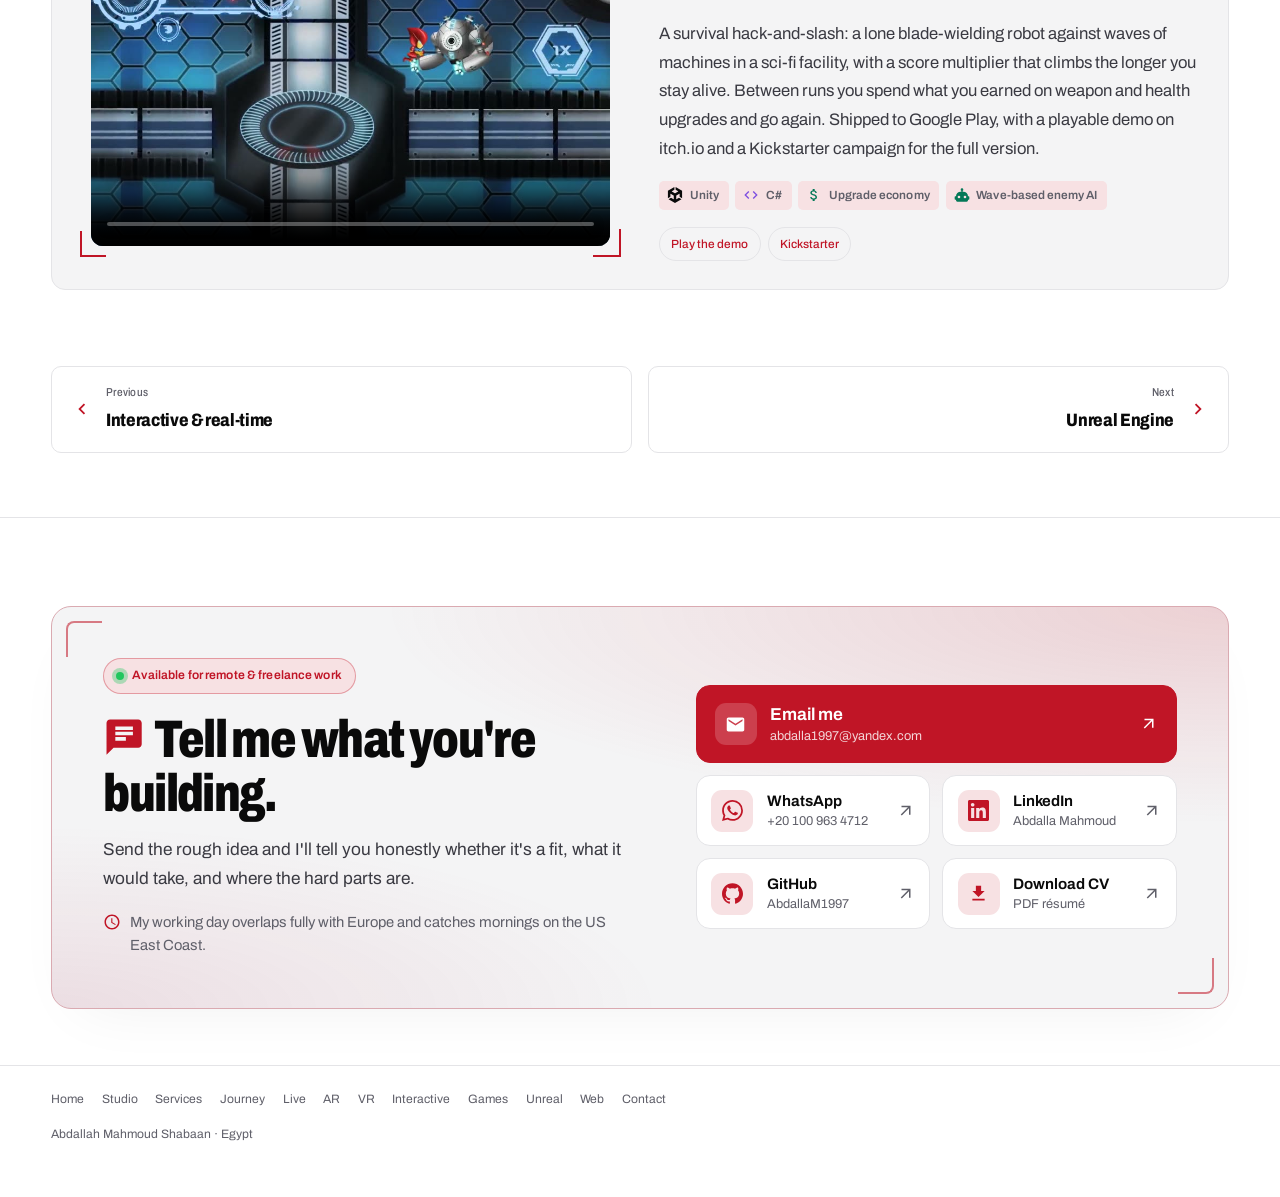
<file: games.html>
<!DOCTYPE html>
<html lang="en">
<head>
<meta charset="utf-8">
<meta name="viewport" content="width=device-width, initial-scale=1">
<title>Games · Abdallah Mahmoud</title>
<meta name="description" content="Games by Abdallah Mahmoud: Kinfold, a category card puzzle from his studio AmA Studio, LiWorld, a third-person mobile action game, and Xenon Blade, a survival hack-and-slash shipped to Google Play.">
<meta property="og:title" content="Games · Abdallah Mahmoud">
<meta property="og:description" content="Games by Abdallah Mahmoud: Kinfold, a category card puzzle from his studio AmA Studio, LiWorld, a third-person mobile action game, and Xenon Blade, a survival hack-and-slash shipped to Google Play.">
<meta property="og:image" content="https://abdallam1997.github.io/my-portfolio-site/share-card.png">
<meta property="og:image:width" content="1200">
<meta property="og:image:height" content="630">
<meta property="og:image:alt" content="Abdallah Mahmoud, Unity AR/VR developer">
<meta property="og:site_name" content="Abdallah Mahmoud">
<meta property="og:type" content="website">
<meta property="og:url" content="https://abdallam1997.github.io/my-portfolio-site/games.html">
<meta name="twitter:card" content="summary_large_image">
<meta name="twitter:title" content="Games · Abdallah Mahmoud">
<meta name="twitter:description" content="Games by Abdallah Mahmoud: Kinfold, a category card puzzle from his studio AmA Studio, LiWorld, a third-person mobile action game, and Xenon Blade, a survival hack-and-slash shipped to Google Play.">
<meta name="twitter:image" content="https://abdallam1997.github.io/my-portfolio-site/share-card.png">
<link rel="canonical" href="https://abdallam1997.github.io/my-portfolio-site/games.html">
<meta name="theme-color" content="#FFFFFF">
<link rel="icon" href="favicon.svg" type="image/svg+xml">
<link rel="icon" href="favicon.png" type="image/png" sizes="64x64">
<link rel="apple-touch-icon" href="apple-touch-icon.png">
<script>
// Runs before paint so a stored choice never flashes the wrong theme.
(function(){try{var t=localStorage.getItem('theme');
if(t==='dark'||t==='light')document.documentElement.setAttribute('data-theme',t);
var a=localStorage.getItem('accent');
if(a&&/^[a-z]+$/.test(a))document.documentElement.setAttribute('data-accent',a);}catch(e){}})();
</script>
<link rel="preconnect" href="https://fonts.googleapis.com">
<link rel="preconnect" href="https://fonts.gstatic.com" crossorigin>
<!-- Fonts load without blocking paint, so the page still appears instantly on
     networks where fonts.googleapis.com is slow or blocked. -->
<link rel="stylesheet" href="https://fonts.googleapis.com/css2?family=Archivo:wdth,wght@62..125,400..900&amp;display=swap" media="print" onload="this.media='all';this.onload=null">
<noscript><link rel="stylesheet" href="https://fonts.googleapis.com/css2?family=Archivo:wdth,wght@62..125,400..900&amp;display=swap"></noscript>
<!-- The version is bumped whenever styles.css changes: Pages caches assets for
     ten minutes, and without it a new page can load against the old stylesheet. -->
<link rel="preconnect" href="https://fonts.googleapis.com">
<link rel="preconnect" href="https://fonts.gstatic.com" crossorigin>
<!-- Fonts load without blocking paint, so the page still appears instantly on
     networks where fonts.googleapis.com is slow or blocked. -->
<link rel="stylesheet" href="https://fonts.googleapis.com/css2?family=Archivo:wdth,wght@62..125,400..900&amp;display=swap" media="print" onload="this.media='all';this.onload=null">
<noscript><link rel="stylesheet" href="https://fonts.googleapis.com/css2?family=Archivo:wdth,wght@62..125,400..900&amp;display=swap"></noscript>
<!-- The version is bumped whenever styles.css changes: Pages caches assets for
     ten minutes, and without it a new page can load against the old stylesheet. -->
<link rel="stylesheet" href="styles.css?v=20261102a">
</head>
<body>
<div class="progress" aria-hidden="true"></div>

<!-- Floating contact: shown once the top of the page is past, hidden again over #contact. -->
<div class="fab" id="fab">
  <div class="fab-menu" id="fabMenu">
    <a class="fab-item" href="https://wa.me/201009634712" target="_blank" rel="noopener">
      <svg viewBox="0 0 24 24" aria-hidden="true" focusable="false"><path d="M17.472 14.382c-.297-.149-1.758-.867-2.03-.967-.273-.099-.471-.148-.67.15-.197.297-.767.966-.94 1.164-.173.199-.347.223-.644.075-.297-.15-1.255-.463-2.39-1.475-.883-.788-1.48-1.761-1.653-2.059-.173-.297-.018-.458.13-.606.134-.133.298-.347.446-.52.149-.174.198-.298.298-.497.099-.198.05-.371-.025-.52-.075-.149-.669-1.612-.916-2.207-.242-.579-.487-.5-.669-.51-.173-.008-.371-.01-.57-.01-.198 0-.52.074-.792.372-.272.297-1.04 1.016-1.04 2.479 0 1.462 1.065 2.875 1.213 3.074.149.198 2.096 3.2 5.077 4.487.709.306 1.262.489 1.694.625.712.227 1.36.195 1.872.118.571-.085 1.758-.719 2.006-1.413.248-.694.248-1.289.173-1.413-.074-.124-.272-.198-.57-.347m-5.421 7.403h-.004a9.87 9.87 0 01-5.031-1.378l-.361-.214-3.741.982.998-3.648-.235-.374a9.86 9.86 0 01-1.51-5.26c.001-5.45 4.436-9.884 9.888-9.884 2.64 0 5.122 1.03 6.988 2.898a9.825 9.825 0 012.893 6.994c-.003 5.45-4.437 9.884-9.885 9.884m8.413-18.297A11.815 11.815 0 0012.05 0C5.495 0 .16 5.335.157 11.892c0 2.096.547 4.142 1.588 5.945L.057 24l6.305-1.654a11.882 11.882 0 005.683 1.448h.005c6.554 0 11.89-5.335 11.893-11.893a11.821 11.821 0 00-3.48-8.413z"/></svg>WhatsApp</a>
    <a class="fab-item" href="mailto:abdalla1997@yandex.com">
      <svg viewBox="0 0 24 24" aria-hidden="true" focusable="false"><path d="M20 4H4c-1.1 0-1.99.9-1.99 2L2 18c0 1.1.9 2 2 2h16c1.1 0 2-.9 2-2V6c0-1.1-.9-2-2-2zm0 4l-8 5-8-5V6l8 5 8-5v2z"/></svg>Email</a>
    <a class="fab-item" href="tel:+201009634712">
      <svg viewBox="0 0 24 24" aria-hidden="true" focusable="false"><path d="M6.62 10.79a15.05 15.05 0 006.59 6.59l2.2-2.2c.27-.27.67-.36 1.02-.24 1.12.37 2.33.57 3.57.57.55 0 1 .45 1 1V20c0 .55-.45 1-1 1-9.39 0-17-7.61-17-17 0-.55.45-1 1-1h3.5c.55 0 1 .45 1 1 0 1.25.2 2.45.57 3.57.11.35.03.74-.25 1.02l-2.2 2.2z"/></svg>Call +20 100 963 4712</a>
  </div>
  <button class="fab-btn" id="fabBtn" type="button" aria-expanded="false" aria-controls="fabMenu" aria-label="Contact me">
    <svg class="i-chat" viewBox="0 0 24 24" aria-hidden="true" focusable="false"><path d="M20 2H4c-1.1 0-2 .9-2 2v18l4-4h14c1.1 0 2-.9 2-2V4c0-1.1-.9-2-2-2zM7 9h10v2H7V9zm6 5H7v-2h6v2zm4-6H7V6h10v2z"/></svg>
    <svg class="i-close" viewBox="0 0 24 24" aria-hidden="true" focusable="false"><path d="M19 6.41L17.59 5 12 10.59 6.41 5 5 6.41 10.59 12 5 17.59 6.41 19 12 13.41 17.59 19 19 17.59 13.41 12z"/></svg>
  </button>
</div>


<header class="masthead">
  <div class="wrap">
    <a class="brand" href="index.html">
      <span class="wordmark">Abdallah Mahmoud</span>
      <span class="where">Senior Unity AR/VR developer</span>
    </a>
    <span class="spring"></span>
    <button type="button" class="navtoggle" aria-label="Open menu" aria-expanded="false" aria-controls="mainnav"><svg viewBox="0 0 24 24" aria-hidden="true" focusable="false"><path class="bar1" d="M4 12h16"/><path class="bar2" d="M4 12h16"/><path class="bar3" d="M4 12h16"/></svg></button>
    <nav class="mainnav" id="mainnav" aria-label="Pages">
      <a href="index.html#studio">Studio</a>
      <a href="index.html#services">Services</a>
      <a href="index.html#journey">Journey</a>
      <a href="index.html#live">Live</a>
      <a href="ar.html">AR</a>
      <a href="vr.html">VR</a>
      <a href="interactive.html">Interactive</a>
      <a href="games.html" class="here" aria-current="page">Games</a>
      <a href="unreal.html">Unreal</a>
      <a href="websites.html">Web</a>
      <a href="index.html#contact">Contact</a>
    </nav>
    <span class="pickwrap"><button type="button" class="palette" aria-label="Change accent colour" aria-expanded="false" aria-haspopup="true" aria-controls="swatches"><svg viewBox="0 0 24 24" aria-hidden="true" focusable="false"><path d="M12 3c-4.97 0-9 4.03-9 9s4.03 9 9 9c.83 0 1.5-.67 1.5-1.5 0-.39-.15-.74-.39-1.01-.23-.26-.38-.61-.38-.99 0-.83.67-1.5 1.5-1.5H16c2.76 0 5-2.24 5-5 0-4.42-4.03-8-9-8zm-5.5 9a1.5 1.5 0 1 1 0-3 1.5 1.5 0 0 1 0 3zm3-4a1.5 1.5 0 1 1 0-3 1.5 1.5 0 0 1 0 3zm5 0a1.5 1.5 0 1 1 0-3 1.5 1.5 0 0 1 0 3zm3 4a1.5 1.5 0 1 1 0-3 1.5 1.5 0 0 1 0 3z"/></svg></button><div class="swatches" id="swatches" role="group" aria-label="Accent colour"><button type="button" data-accent="red" style="--sw:#C01526" aria-pressed="false" aria-label="Red" title="Red"></button><button type="button" data-accent="orange" style="--sw:#B45309" aria-pressed="false" aria-label="Orange" title="Orange"></button><button type="button" data-accent="green" style="--sw:#15803D" aria-pressed="false" aria-label="Green" title="Green"></button><button type="button" data-accent="teal" style="--sw:#0F766E" aria-pressed="false" aria-label="Teal" title="Teal"></button><button type="button" data-accent="blue" style="--sw:#1D4ED8" aria-pressed="false" aria-label="Blue" title="Blue"></button><button type="button" data-accent="purple" style="--sw:#6D28D9" aria-pressed="false" aria-label="Purple" title="Purple"></button><button type="button" data-accent="magenta" style="--sw:#A21CAF" aria-pressed="false" aria-label="Magenta" title="Magenta"></button></div></span>
    <button type="button" class="theme" aria-label="Switch to dark theme"><svg class="i-moon" viewBox="0 0 24 24" aria-hidden="true" focusable="false"><path d="M12 3c-4.97 0-9 4.03-9 9s4.03 9 9 9 9-4.03 9-9c0-.46-.04-.92-.1-1.36-.98 1.37-2.58 2.26-4.4 2.26-2.98 0-5.4-2.42-5.4-5.4 0-1.81.89-3.42 2.26-4.4-.44-.06-.9-.1-1.36-.1z"/></svg><span class="lab lab-light">Dark</span><svg class="i-sun" viewBox="0 0 24 24" aria-hidden="true" focusable="false"><path d="M12 7c-2.76 0-5 2.24-5 5s2.24 5 5 5 5-2.24 5-5-2.24-5-5-5zM2 13h2c.55 0 1-.45 1-1s-.45-1-1-1H2c-.55 0-1 .45-1 1s.45 1 1 1zm18 0h2c.55 0 1-.45 1-1s-.45-1-1-1h-2c-.55 0-1 .45-1 1s.45 1 1 1zM11 2v2c0 .55.45 1 1 1s1-.45 1-1V2c0-.55-.45-1-1-1s-1 .45-1 1zm0 18v2c0 .55.45 1 1 1s1-.45 1-1v-2c0-.55-.45-1-1-1s-1 .45-1 1zM5.99 4.58a.996.996 0 00-1.41 0 .996.996 0 000 1.41l1.06 1.06c.39.39 1.03.39 1.41 0s.39-1.03 0-1.41L5.99 4.58zm12.37 12.37a.996.996 0 00-1.41 0 .996.996 0 000 1.41l1.06 1.06c.39.39 1.03.39 1.41 0a.996.996 0 000-1.41l-1.06-1.06zm1.06-10.96a.996.996 0 000-1.41.996.996 0 00-1.41 0l-1.06 1.06c-.39.39-.39 1.03 0 1.41s1.03.39 1.41 0l1.06-1.06zM7.05 18.36a.996.996 0 000-1.41.996.996 0 00-1.41 0l-1.06 1.06c-.39.39-.39 1.03 0 1.41s1.03.39 1.41 0l1.06-1.06z"/></svg><span class="lab lab-dark">Light</span></button>
  </div>
</header>

<main id="top">
<section class="pagehead">
  <div class="wrap">
    <p class="crumbs"><a href="index.html">Home</a><span aria-hidden="true">/</span><a href="index.html#work">Work</a><span aria-hidden="true">/</span>Games</p>
    <h1><svg class="ico" viewBox="0 0 24 24" aria-hidden="true" focusable="false"><path d="M21 6H3c-1.1 0-2 .9-2 2v8c0 1.1.9 2 2 2h18c1.1 0 2-.9 2-2V8c0-1.1-.9-2-2-2zm-10 7H8v3H6v-3H3v-2h3V8h2v3h3v2zm4.5 2c-.83 0-1.5-.67-1.5-1.5s.67-1.5 1.5-1.5 1.5.67 1.5 1.5-.67 1.5-1.5 1.5zm4-3c-.83 0-1.5-.67-1.5-1.5S18.67 9 19.5 9s1.5.67 1.5 1.5-.67 1.5-1.5 1.5z"/></svg>Games</h1>
    <p class="lead">Games built in Unity: Kinfold from my own studio, AmA Studio, and action games with touch controls and an upgrade loop between runs.</p>
    <p class="count">3 projects</p>
  </div>
</section>

<section class="band" id="games">
  <div class="wrap">

    <article class="project" id="p-kinfold">
      <div class="media phone">
        <div class="viewport">
          <span class="brk tr"></span><span class="brk bl"></span>
          <div class="screen tall">
            <video data-lazy src="media/kinfold-trailer.mp4" data-sm="media/kinfold-trailer-sm.mp4" poster="media/kinfold-trailer.jpg" muted loop playsinline preload="none" aria-label="Kinfold trailer"></video>
          </div>
        </div>
      </div>
      <div class="copy">
        <h3>Kinfold</h3>
        <p class="meta"><span>Mobile puzzle game</span><span>Unity</span><span>AmA Studio</span></p>
        <p class="desc">The first game from AmA Studio, my own studio in Cairo. A bright category card puzzle set in Egypt: every card shows something from Egypt, and you drop each one into its group until the board is clear. Quick levels made for short breaks, picture cards and friendly art, playable in English or Arabic. Coming soon to iOS and Android, free to play.</p>
        <ul class="stack">
          <li data-b="unity"><svg class="tico" viewBox="0 0 24 24" aria-hidden="true" focusable="false"><path d="m12.9288 4.2939 3.7997 2.1929c.1366.077.1415.2905 0 .3675l-4.515 2.6076a.4192.4192 0 0 1-.4246 0L7.274 6.8543c-.139-.0745-.1415-.293 0-.3675l3.7972-2.193V0L1.3758 5.5977V16.793l3.7177-2.1456v-4.3858c-.0025-.1565.1813-.2682.318-.1838l4.5148 2.6076a.4252.4252 0 0 1 .2136.3676v5.2127c.0025.1565-.1813.2682-.3179.1838l-3.7996-2.1929-3.7178 2.1457L12 24l9.6954-5.5977-3.7178-2.1457-3.7996 2.1929c-.1341.082-.3229-.0248-.3179-.1838V13.053c0-.1565.087-.2956.2136-.3676l4.5149-2.6076c.134-.082.3228.0224.3179.1838v4.3858l3.7177 2.1456V5.5977L12.9288 0Z"/></svg>Unity</li><li data-b="csharp"><svg class="tico" viewBox="0 0 24 24" aria-hidden="true" focusable="false"><path d="M9.4 16.6L4.8 12l4.6-4.6L8 6l-6 6 6 6 1.4-1.4zm5.2 0l4.6-4.6-4.6-4.6L16 6l6 6-6 6-1.4-1.4z"/></svg>C#</li><li data-c="ui"><svg class="tico" viewBox="0 0 24 24" aria-hidden="true" focusable="false"><path d="M9 11.24V7.5C9 6.12 10.12 5 11.5 5S14 6.12 14 7.5v3.74c1.21-.81 2-2.18 2-3.74C16 5.01 13.99 3 11.5 3S7 5.01 7 7.5c0 1.56.79 2.93 2 3.74zm9.84 4.63l-4.54-2.26c-.17-.07-.35-.11-.54-.11H13v-6c0-.83-.67-1.5-1.5-1.5S10 6.67 10 7.5v10.74l-3.43-.72c-.08-.01-.15-.03-.24-.03-.31 0-.59.13-.79.33l-.79.8 4.94 4.94c.27.27.65.44 1.06.44h6.79c.75 0 1.33-.55 1.44-1.28l.75-5.27c.01-.07.02-.14.02-.2 0-.62-.38-1.16-.91-1.38z"/></svg>Mobile input</li>
        </ul>
        <div class="links">
          <a href="https://amastudios.net/games/kinfold/">Kinfold on AmA Studio</a>
          <a href="https://amastudios.net/">AmA Studio</a>
        </div>
      </div>
    </article>
    <article class="project flip">
      <div class="media">
        <div class="viewport">
          <span class="brk tr"></span><span class="brk bl"></span>
          <div class="screen wide">
            <video data-lazy src="media/liworld-combat.mp4" data-sm="media/liworld-combat-sm.mp4" poster="media/liworld-combat.jpg" muted loop playsinline preload="none"></video>
          </div>
        </div>
        <div class="clips" role="group" aria-label="Clips for LiWorld">
          <button aria-pressed="true" data-src="media/liworld-combat.mp4" data-src-sm="media/liworld-combat-sm.mp4" data-poster="media/liworld-combat.jpg">Combat</button>
          <button aria-pressed="false" data-src="media/liworld-menus.mp4" data-src-sm="media/liworld-menus-sm.mp4" data-poster="media/liworld-menus.jpg">Progression</button>
          <button aria-pressed="false" data-src="media/knight-proto.mp4" data-src-sm="media/knight-proto-sm.mp4" data-poster="media/knight-proto.jpg">Early build</button>
        </div>
      </div>
      <div class="copy">
        <h3>LiWorld</h3>
        <p class="meta"><span>Mobile game</span><span>Unity</span></p>
        <p class="desc">A third-person action game with a full progression loop: character select, weapon and health upgrades, a coin and key economy, and waves of enemies through dark corridor levels. Touch controls, damage feedback and the death and revive flow were all built in Unity.</p>
        <ul class="stack">
          <li data-b="unity"><svg class="tico" viewBox="0 0 24 24" aria-hidden="true" focusable="false"><path d="m12.9288 4.2939 3.7997 2.1929c.1366.077.1415.2905 0 .3675l-4.515 2.6076a.4192.4192 0 0 1-.4246 0L7.274 6.8543c-.139-.0745-.1415-.293 0-.3675l3.7972-2.193V0L1.3758 5.5977V16.793l3.7177-2.1456v-4.3858c-.0025-.1565.1813-.2682.318-.1838l4.5148 2.6076a.4252.4252 0 0 1 .2136.3676v5.2127c.0025.1565-.1813.2682-.3179.1838l-3.7996-2.1929-3.7178 2.1457L12 24l9.6954-5.5977-3.7178-2.1457-3.7996 2.1929c-.1341.082-.3229-.0248-.3179-.1838V13.053c0-.1565.087-.2956.2136-.3676l4.5149-2.6076c.134-.082.3228.0224.3179.1838v4.3858l3.7177 2.1456V5.5977L12.9288 0Z"/></svg>Unity</li><li data-b="csharp"><svg class="tico" viewBox="0 0 24 24" aria-hidden="true" focusable="false"><path d="M9.4 16.6L4.8 12l4.6-4.6L8 6l-6 6 6 6 1.4-1.4zm5.2 0l4.6-4.6-4.6-4.6L16 6l6 6-6 6-1.4-1.4z"/></svg>C#</li><li data-c="game"><svg class="tico" viewBox="0 0 24 24" aria-hidden="true" focusable="false"><path d="M11.8 10.9c-2.27-.59-3-1.2-3-2.15 0-1.09 1.01-1.85 2.7-1.85 1.78 0 2.44.85 2.5 2.1h2.21c-.07-1.72-1.12-3.3-3.21-3.81V3h-3v2.16c-1.94.42-3.5 1.68-3.5 3.61 0 2.31 1.91 3.46 4.7 4.13 2.5.6 3 1.48 3 2.41 0 .69-.49 1.79-2.7 1.79-2.06 0-2.87-.92-2.98-2.1h-2.2c.12 2.19 1.76 3.42 3.68 3.83V21h3v-2.15c1.95-.37 3.5-1.5 3.5-3.55 0-2.84-2.43-3.81-4.7-4.4z"/></svg>Game economy</li><li data-c="ui"><svg class="tico" viewBox="0 0 24 24" aria-hidden="true" focusable="false"><path d="M9 11.24V7.5C9 6.12 10.12 5 11.5 5S14 6.12 14 7.5v3.74c1.21-.81 2-2.18 2-3.74C16 5.01 13.99 3 11.5 3S7 5.01 7 7.5c0 1.56.79 2.93 2 3.74zm9.84 4.63l-4.54-2.26c-.17-.07-.35-.11-.54-.11H13v-6c0-.83-.67-1.5-1.5-1.5S10 6.67 10 7.5v10.74l-3.43-.72c-.08-.01-.15-.03-.24-.03-.31 0-.59.13-.79.33l-.79.8 4.94 4.94c.27.27.65.44 1.06.44h6.79c.75 0 1.33-.55 1.44-1.28l.75-5.27c.01-.07.02-.14.02-.2 0-.62-.38-1.16-.91-1.38z"/></svg>Mobile input</li>
        </ul>
      </div>
    </article>
    <article class="project" id="p-xenon">
      <div class="media">
        <div class="viewport">
          <span class="brk tr"></span><span class="brk bl"></span>
          <div class="screen wide">
            <video data-lazy src="media/xenon-blade.mp4" data-sm="media/xenon-blade-sm.mp4" poster="media/xenon-blade.jpg" muted loop playsinline preload="none"></video>
          </div>
        </div>
      </div>
      <div class="copy">
        <h3>Xenon Blade</h3>
        <p class="meta"><span>PC and mobile game</span><span>Unity</span><span>ChillMaze</span></p>
        <p class="desc">A survival hack-and-slash: a lone blade-wielding robot against waves of machines in a sci-fi facility, with a score multiplier that climbs the longer you stay alive. Between runs you spend what you earned on weapon and health upgrades and go again. Shipped to Google Play, with a playable demo on itch.io and a Kickstarter campaign for the full version.</p>
        <ul class="stack">
          <li data-b="unity"><svg class="tico" viewBox="0 0 24 24" aria-hidden="true" focusable="false"><path d="m12.9288 4.2939 3.7997 2.1929c.1366.077.1415.2905 0 .3675l-4.515 2.6076a.4192.4192 0 0 1-.4246 0L7.274 6.8543c-.139-.0745-.1415-.293 0-.3675l3.7972-2.193V0L1.3758 5.5977V16.793l3.7177-2.1456v-4.3858c-.0025-.1565.1813-.2682.318-.1838l4.5148 2.6076a.4252.4252 0 0 1 .2136.3676v5.2127c.0025.1565-.1813.2682-.3179.1838l-3.7996-2.1929-3.7178 2.1457L12 24l9.6954-5.5977-3.7178-2.1457-3.7996 2.1929c-.1341.082-.3229-.0248-.3179-.1838V13.053c0-.1565.087-.2956.2136-.3676l4.5149-2.6076c.134-.082.3228.0224.3179.1838v4.3858l3.7177 2.1456V5.5977L12.9288 0Z"/></svg>Unity</li><li data-b="csharp"><svg class="tico" viewBox="0 0 24 24" aria-hidden="true" focusable="false"><path d="M9.4 16.6L4.8 12l4.6-4.6L8 6l-6 6 6 6 1.4-1.4zm5.2 0l4.6-4.6-4.6-4.6L16 6l6 6-6 6-1.4-1.4z"/></svg>C#</li><li data-c="game"><svg class="tico" viewBox="0 0 24 24" aria-hidden="true" focusable="false"><path d="M11.8 10.9c-2.27-.59-3-1.2-3-2.15 0-1.09 1.01-1.85 2.7-1.85 1.78 0 2.44.85 2.5 2.1h2.21c-.07-1.72-1.12-3.3-3.21-3.81V3h-3v2.16c-1.94.42-3.5 1.68-3.5 3.61 0 2.31 1.91 3.46 4.7 4.13 2.5.6 3 1.48 3 2.41 0 .69-.49 1.79-2.7 1.79-2.06 0-2.87-.92-2.98-2.1h-2.2c.12 2.19 1.76 3.42 3.68 3.83V21h3v-2.15c1.95-.37 3.5-1.5 3.5-3.55 0-2.84-2.43-3.81-4.7-4.4z"/></svg>Upgrade economy</li><li data-c="game"><svg class="tico" viewBox="0 0 24 24" aria-hidden="true" focusable="false"><path d="M12 2a2 2 0 012 2c0 .74-.4 1.39-1 1.73V7h1a7 7 0 017 7h1a1 1 0 011 1v3a1 1 0 01-1 1h-1v1a2 2 0 01-2 2H5a2 2 0 01-2-2v-1H2a1 1 0 01-1-1v-3a1 1 0 011-1h1a7 7 0 017-7h1V5.73c-.6-.34-1-.99-1-1.73a2 2 0 012-2zM7.5 13a2 2 0 100 4 2 2 0 000-4zm9 0a2 2 0 100 4 2 2 0 000-4z"/></svg>Wave-based enemy AI</li>
        </ul>
        <div class="links">
          <a href="https://chillmaze.itch.io/xenon-blade-demo">Play the demo</a>
          <a href="https://www.kickstarter.com/projects/chillmaze/xenon-blade-survival-hack-and-slash">Kickstarter</a>
        </div>
      </div>
    </article>

  </div>
</section>

<nav class="pager wrap" aria-label="More work">
  <a class="prev" href="interactive.html"><svg viewBox="0 0 24 24" aria-hidden="true" focusable="false"><path d="M15.4 7.4L14 6l-6 6 6 6 1.4-1.4L10.8 12z"/></svg><span><small>Previous</small>Interactive &amp; real-time</span></a>
  <a class="next" href="unreal.html"><span><small>Next</small>Unreal Engine</span><svg viewBox="0 0 24 24" aria-hidden="true" focusable="false"><path d="M8.6 7.4L10 6l6 6-6 6-1.4-1.4L13.2 12z"/></svg></a>
</nav>

<section class="contact wrap" id="contact">
  <div class="contact-card">
    <div class="contact-copy">
      <p class="avail"><span class="pulse" aria-hidden="true"></span>Available for remote &amp; freelance work</p>
      <h2><svg class="ico" viewBox="0 0 24 24" aria-hidden="true" focusable="false"><path d="M20 2H4c-1.1 0-2 .9-2 2v18l4-4h14c1.1 0 2-.9 2-2V4c0-1.1-.9-2-2-2zM7 9h10v2H7V9zm6 5H7v-2h6v2zm4-6H7V6h10v2z"/></svg>Tell me what you're building.</h2>
      <p class="pitch">Send the rough idea and I'll tell you honestly whether it's a fit, what it would take, and where the hard parts are.</p>
      <p class="hours"><svg viewBox="0 0 24 24" aria-hidden="true" focusable="false"><path d="M11.99 2C6.47 2 2 6.48 2 12s4.47 10 9.99 10C17.52 22 22 17.52 22 12S17.52 2 11.99 2zM12 20c-4.42 0-8-3.58-8-8s3.58-8 8-8 8 3.58 8 8-3.58 8-8 8zm.5-13H11v6l5.25 3.15.75-1.23-4.5-2.67z"/></svg>My working day overlaps fully with Europe and catches mornings on the US East Coast.</p>
    </div>
    <ul class="contact-links">
      <li><a class="tile primary" href="mailto:abdalla1997@yandex.com"><span class="ic"><svg viewBox="0 0 24 24" aria-hidden="true" focusable="false"><path d="M20 4H4c-1.1 0-1.99.9-1.99 2L2 18c0 1.1.9 2 2 2h16c1.1 0 2-.9 2-2V6c0-1.1-.9-2-2-2zm0 4l-8 5-8-5V6l8 5 8-5v2z"/></svg></span><span class="txt"><strong>Email me</strong><small>abdalla1997@yandex.com</small></span><span class="go"><svg viewBox="0 0 24 24" aria-hidden="true" focusable="false"><path d="M6.4 18 5 16.6 14.6 7H6V5h12v12h-2V8.4z"/></svg></span></a></li>
      <li><a class="tile" href="https://wa.me/201009634712"><span class="ic"><svg viewBox="0 0 24 24" aria-hidden="true" focusable="false"><path d="M17.472 14.382c-.297-.149-1.758-.867-2.03-.967-.273-.099-.471-.148-.67.15-.197.297-.767.966-.94 1.164-.173.199-.347.223-.644.075-.297-.15-1.255-.463-2.39-1.475-.883-.788-1.48-1.761-1.653-2.059-.173-.297-.018-.458.13-.606.134-.133.298-.347.446-.52.149-.174.198-.298.298-.497.099-.198.05-.371-.025-.52-.075-.149-.669-1.612-.916-2.207-.242-.579-.487-.5-.669-.51-.173-.008-.371-.01-.57-.01-.198 0-.52.074-.792.372-.272.297-1.04 1.016-1.04 2.479 0 1.462 1.065 2.875 1.213 3.074.149.198 2.096 3.2 5.077 4.487.709.306 1.262.489 1.694.625.712.227 1.36.195 1.872.118.571-.085 1.758-.719 2.006-1.413.248-.694.248-1.289.173-1.413-.074-.124-.272-.198-.57-.347m-5.421 7.403h-.004a9.87 9.87 0 01-5.031-1.378l-.361-.214-3.741.982.998-3.648-.235-.374a9.86 9.86 0 01-1.51-5.26c.001-5.45 4.436-9.884 9.888-9.884 2.64 0 5.122 1.03 6.988 2.898a9.825 9.825 0 012.893 6.994c-.003 5.45-4.437 9.884-9.885 9.884m8.413-18.297A11.815 11.815 0 0012.05 0C5.495 0 .16 5.335.157 11.892c0 2.096.547 4.142 1.588 5.945L.057 24l6.305-1.654a11.882 11.882 0 005.683 1.448h.005c6.554 0 11.89-5.335 11.893-11.893a11.821 11.821 0 00-3.48-8.413z"/></svg></span><span class="txt"><strong>WhatsApp</strong><small>+20 100 963 4712</small></span><span class="go"><svg viewBox="0 0 24 24" aria-hidden="true" focusable="false"><path d="M6.4 18 5 16.6 14.6 7H6V5h12v12h-2V8.4z"/></svg></span></a></li>
      <li><a class="tile" href="https://www.linkedin.com/in/abdalla-mahmoud-8b60b8194/"><span class="ic"><svg viewBox="0 0 24 24" aria-hidden="true" focusable="false"><path d="M20.447 20.452h-3.554v-5.569c0-1.328-.027-3.037-1.852-3.037-1.853 0-2.136 1.445-2.136 2.939v5.667H9.351V9h3.414v1.561h.046c.477-.9 1.637-1.85 3.37-1.85 3.601 0 4.267 2.37 4.267 5.455v6.286zM5.337 7.433c-1.144 0-2.063-.926-2.063-2.065 0-1.138.92-2.063 2.063-2.063 1.14 0 2.064.925 2.064 2.063 0 1.139-.925 2.065-2.064 2.065zm1.782 13.019H3.555V9h3.564v11.452zM22.225 0H1.771C.792 0 0 .774 0 1.729v20.542C0 23.227.792 24 1.771 24h20.451C23.2 24 24 23.227 24 22.271V1.729C24 .774 23.2 0 22.225 0z"/></svg></span><span class="txt"><strong>LinkedIn</strong><small>Abdalla Mahmoud</small></span><span class="go"><svg viewBox="0 0 24 24" aria-hidden="true" focusable="false"><path d="M6.4 18 5 16.6 14.6 7H6V5h12v12h-2V8.4z"/></svg></span></a></li>
      <li><a class="tile" href="https://github.com/AbdallaM1997"><span class="ic"><svg viewBox="0 0 24 24" aria-hidden="true" focusable="false"><path d="M12 .297c-6.63 0-12 5.373-12 12 0 5.303 3.438 9.8 8.205 11.385.6.113.82-.258.82-.577 0-.285-.01-1.04-.015-2.04-3.338.724-4.042-1.61-4.042-1.61C4.422 18.07 3.633 17.7 3.633 17.7c-1.087-.744.084-.729.084-.729 1.205.084 1.838 1.236 1.838 1.236 1.07 1.835 2.809 1.305 3.495.998.108-.776.417-1.305.76-1.605-2.665-.3-5.466-1.332-5.466-5.93 0-1.31.465-2.38 1.235-3.22-.135-.303-.54-1.523.105-3.176 0 0 1.005-.322 3.3 1.23.96-.267 1.98-.399 3-.405 1.02.006 2.04.138 3 .405 2.28-1.552 3.285-1.23 3.285-1.23.645 1.653.24 2.873.12 3.176.765.84 1.23 1.91 1.23 3.22 0 4.61-2.805 5.625-5.475 5.92.42.36.81 1.096.81 2.22 0 1.606-.015 2.896-.015 3.286 0 .315.21.69.825.57C20.565 22.092 24 17.592 24 12.297c0-6.627-5.373-12-12-12"/></svg></span><span class="txt"><strong>GitHub</strong><small>AbdallaM1997</small></span><span class="go"><svg viewBox="0 0 24 24" aria-hidden="true" focusable="false"><path d="M6.4 18 5 16.6 14.6 7H6V5h12v12h-2V8.4z"/></svg></span></a></li>
      <li><a class="tile" href="Abdallah_Mahmoud_Resume.pdf" download><span class="ic"><svg viewBox="0 0 24 24" aria-hidden="true" focusable="false"><path d="M19 9h-4V3H9v6H5l7 7 7-7zM5 18v2h14v-2H5z"/></svg></span><span class="txt"><strong>Download CV</strong><small>PDF résumé</small></span><span class="go"><svg viewBox="0 0 24 24" aria-hidden="true" focusable="false"><path d="M6.4 18 5 16.6 14.6 7H6V5h12v12h-2V8.4z"/></svg></span></a></li>
    </ul>
  </div>
</section>
</main>

<footer class="wrap">
  <nav class="footnav" aria-label="Pages">
    <a href="index.html">Home</a>
    <a href="index.html#studio">Studio</a>
    <a href="index.html#services">Services</a>
    <a href="index.html#journey">Journey</a>
    <a href="index.html#live">Live</a>
    <a href="ar.html">AR</a>
    <a href="vr.html">VR</a>
    <a href="interactive.html">Interactive</a>
    <a href="games.html">Games</a>
    <a href="unreal.html">Unreal</a>
    <a href="websites.html">Web</a>
    <a href="index.html#contact">Contact</a>
  </nav>
  <p>Abdallah Mahmoud Shabaan &middot; Egypt</p>
</footer>

<script src="site.js?v=20261015a"></script>
</body>
</html>
</file>
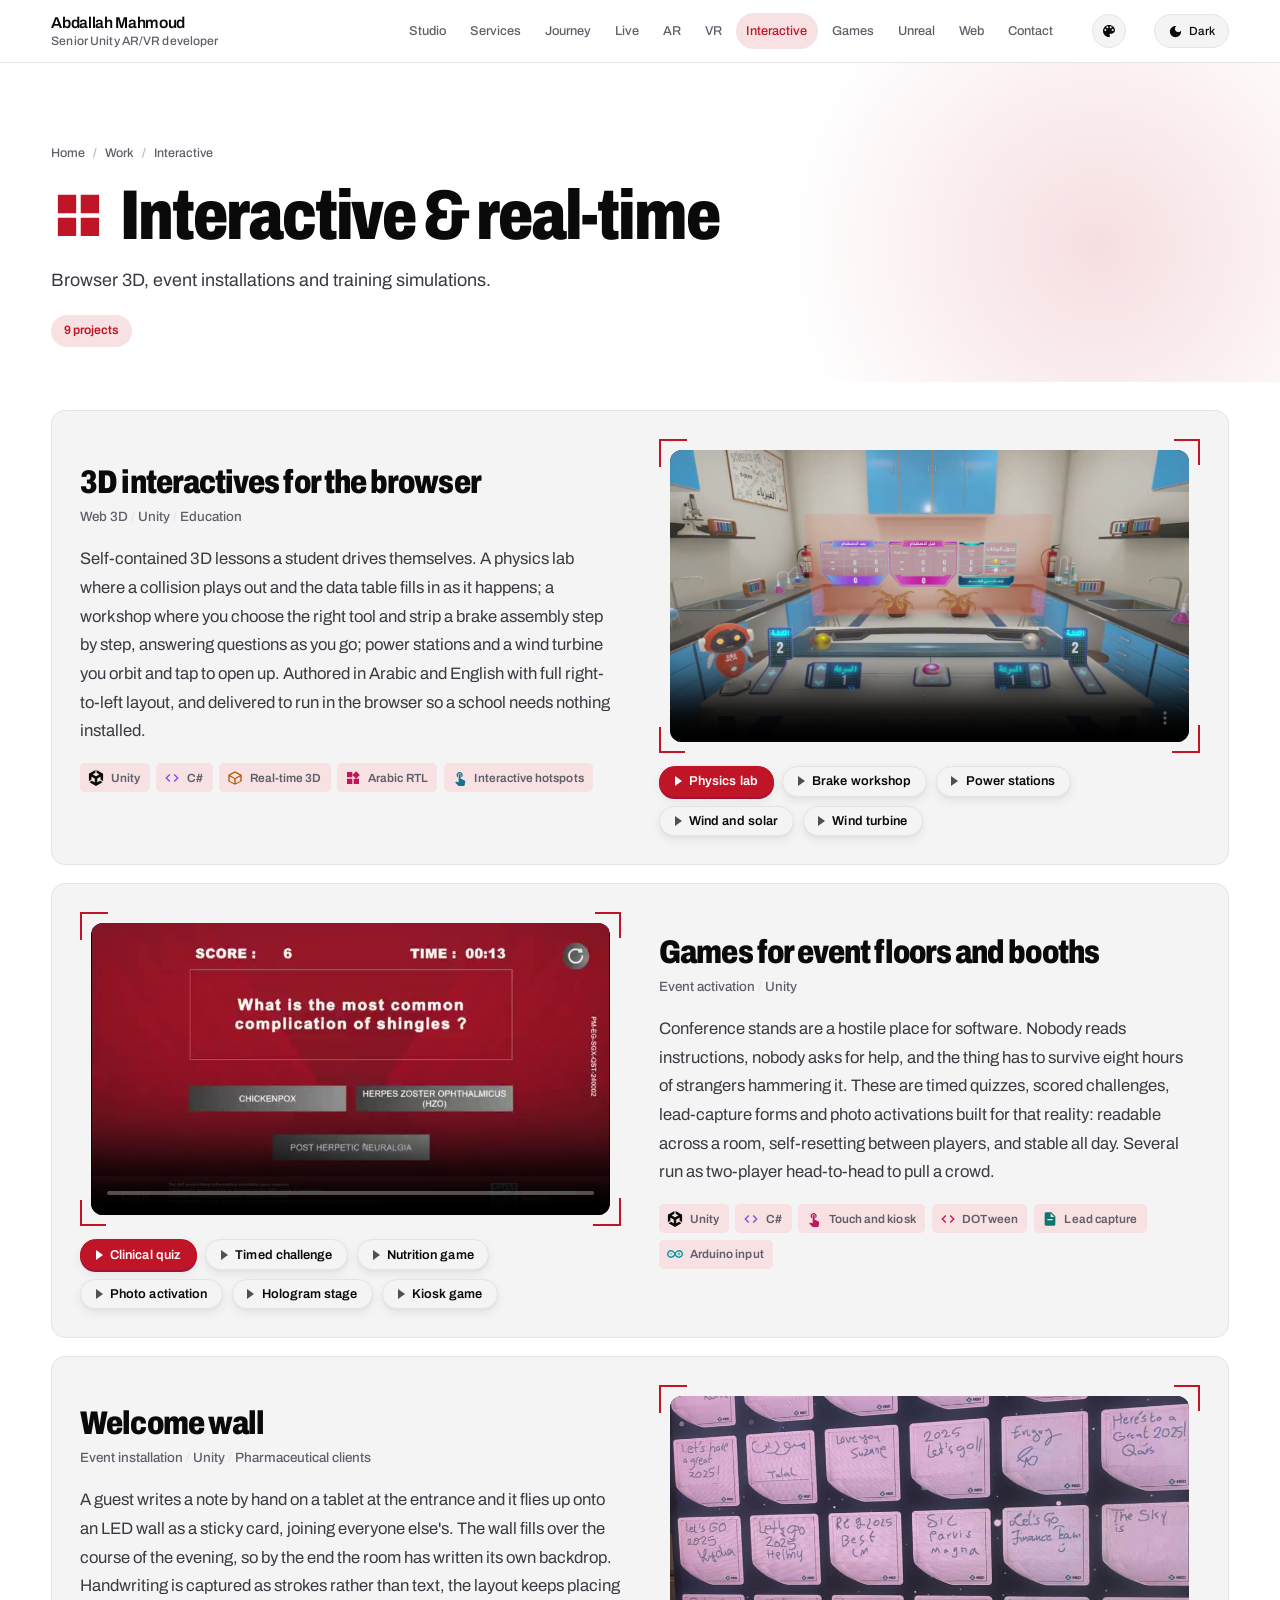
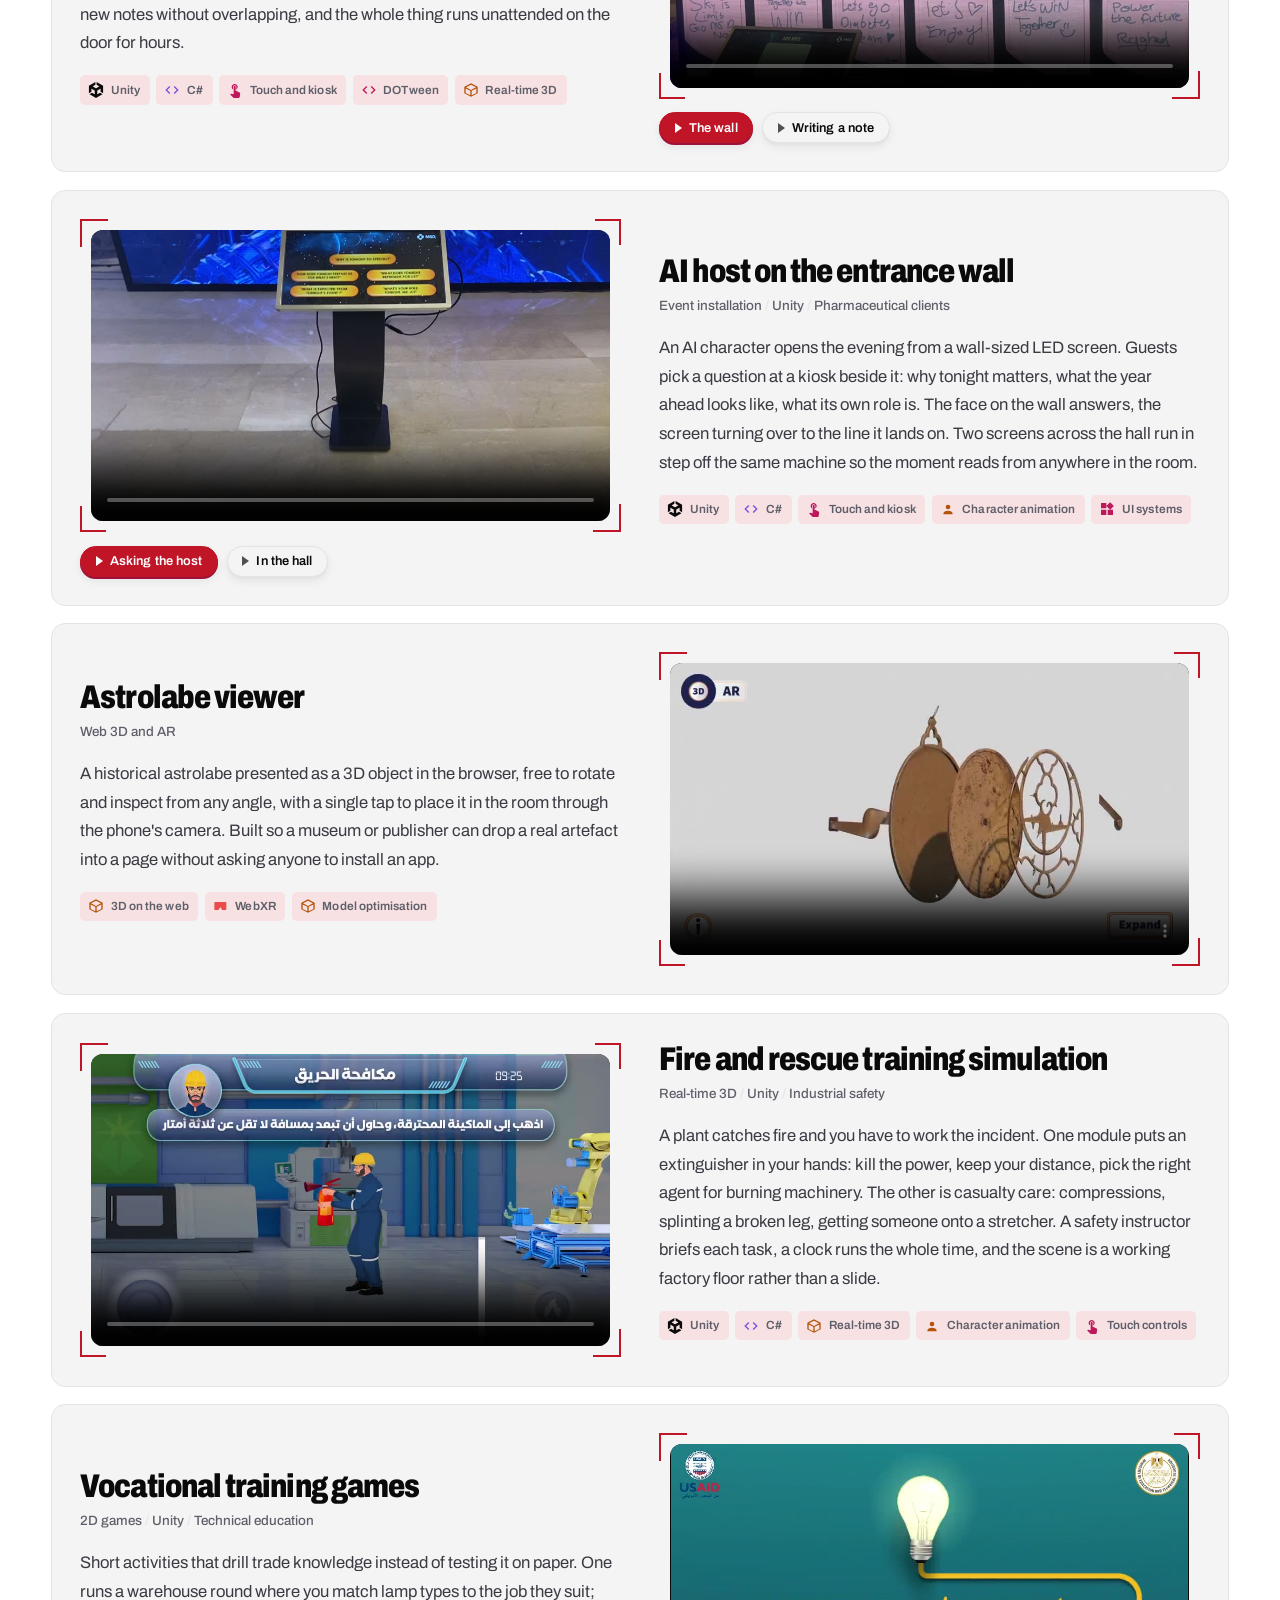
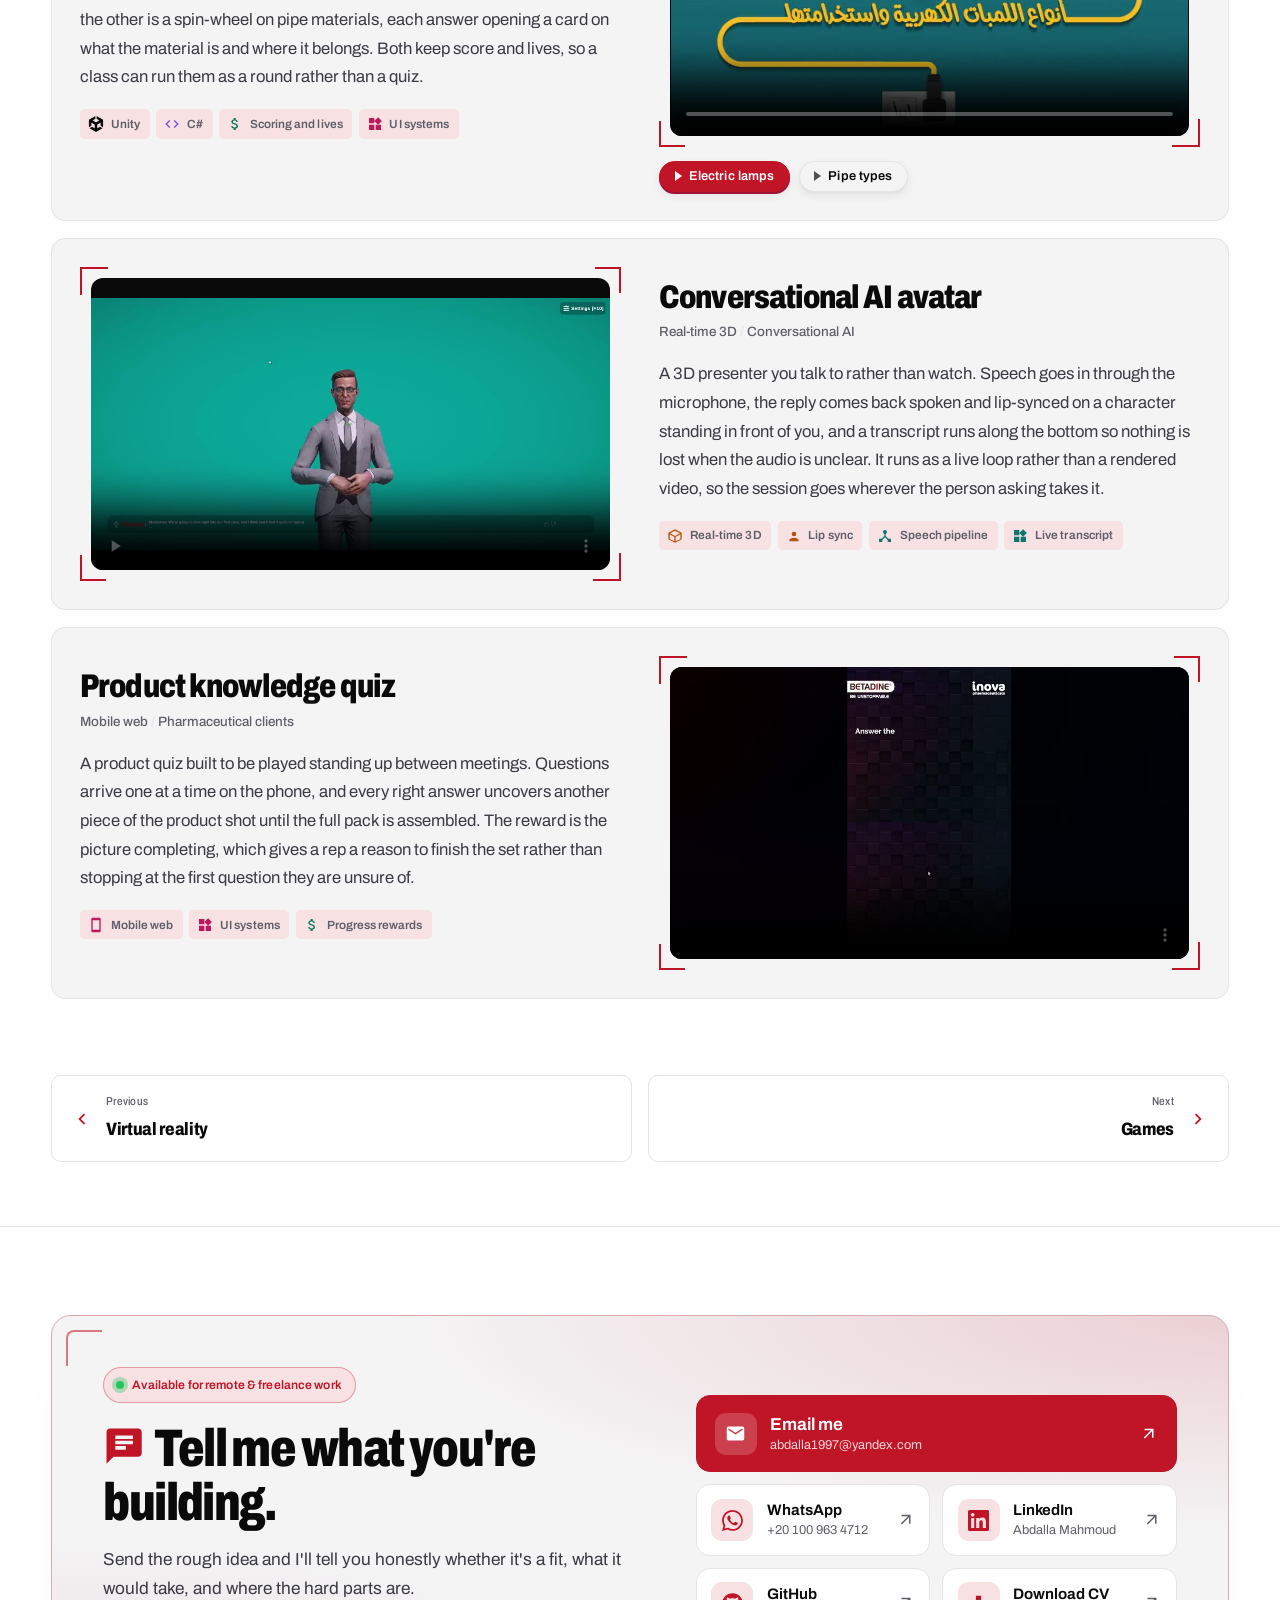
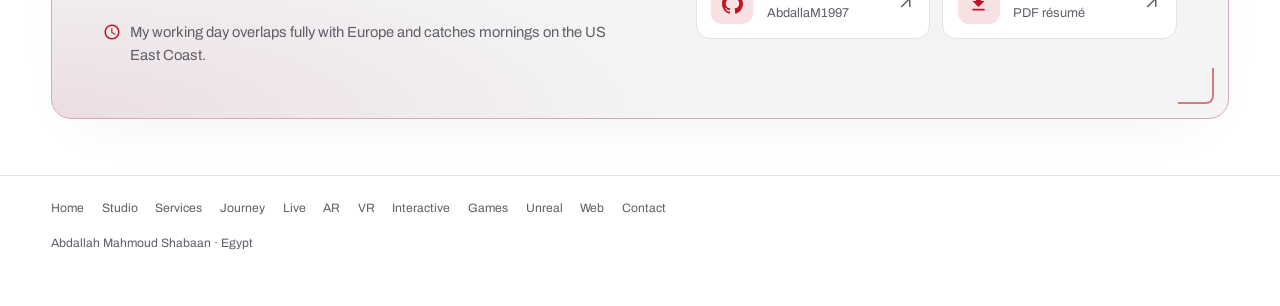
<file: interactive.html>
<!DOCTYPE html>
<html lang="en">
<head>
<meta charset="utf-8">
<meta name="viewport" content="width=device-width, initial-scale=1">
<title>Interactive & real-time · Abdallah Mahmoud</title>
<meta name="description" content="Interactive and real-time Booth games, touch walls, AI hosts and games that shipped to stores.">
<meta property="og:title" content="Interactive & real-time · Abdallah Mahmoud">
<meta property="og:description" content="Interactive and real-time Booth games, touch walls, AI hosts and games that shipped to stores.">
<meta property="og:image" content="https://abdallam1997.github.io/my-portfolio-site/share-card.png">
<meta property="og:image:width" content="1200">
<meta property="og:image:height" content="630">
<meta property="og:image:alt" content="Abdallah Mahmoud, Unity AR/VR developer">
<meta property="og:site_name" content="Abdallah Mahmoud">
<meta property="og:type" content="website">
<meta property="og:url" content="https://abdallam1997.github.io/my-portfolio-site/interactive.html">
<meta name="twitter:card" content="summary_large_image">
<meta name="twitter:title" content="Interactive & real-time · Abdallah Mahmoud">
<meta name="twitter:description" content="Interactive and real-time Booth games, touch walls, AI hosts and games that shipped to stores.">
<meta name="twitter:image" content="https://abdallam1997.github.io/my-portfolio-site/share-card.png">
<link rel="canonical" href="https://abdallam1997.github.io/my-portfolio-site/interactive.html">
<meta name="theme-color" content="#FFFFFF">
<link rel="icon" href="favicon.svg" type="image/svg+xml">
<link rel="icon" href="favicon.png" type="image/png" sizes="64x64">
<link rel="apple-touch-icon" href="apple-touch-icon.png">
<script>
// Runs before paint so a stored choice never flashes the wrong theme.
(function(){try{var t=localStorage.getItem('theme');
if(t==='dark'||t==='light')document.documentElement.setAttribute('data-theme',t);
var a=localStorage.getItem('accent');
if(a&&/^[a-z]+$/.test(a))document.documentElement.setAttribute('data-accent',a);}catch(e){}})();
</script>
<link rel="preconnect" href="https://fonts.googleapis.com">
<link rel="preconnect" href="https://fonts.gstatic.com" crossorigin>
<!-- Fonts load without blocking paint, so the page still appears instantly on
     networks where fonts.googleapis.com is slow or blocked. -->
<link rel="stylesheet" href="https://fonts.googleapis.com/css2?family=Archivo:wdth,wght@62..125,400..900&amp;display=swap" media="print" onload="this.media='all';this.onload=null">
<noscript><link rel="stylesheet" href="https://fonts.googleapis.com/css2?family=Archivo:wdth,wght@62..125,400..900&amp;display=swap"></noscript>
<!-- The version is bumped whenever styles.css changes: Pages caches assets for
     ten minutes, and without it a new page can load against the old stylesheet. -->
<link rel="preconnect" href="https://fonts.googleapis.com">
<link rel="preconnect" href="https://fonts.gstatic.com" crossorigin>
<!-- Fonts load without blocking paint, so the page still appears instantly on
     networks where fonts.googleapis.com is slow or blocked. -->
<link rel="stylesheet" href="https://fonts.googleapis.com/css2?family=Archivo:wdth,wght@62..125,400..900&amp;display=swap" media="print" onload="this.media='all';this.onload=null">
<noscript><link rel="stylesheet" href="https://fonts.googleapis.com/css2?family=Archivo:wdth,wght@62..125,400..900&amp;display=swap"></noscript>
<!-- The version is bumped whenever styles.css changes: Pages caches assets for
     ten minutes, and without it a new page can load against the old stylesheet. -->
<link rel="stylesheet" href="styles.css?v=20261102a">
</head>
<body>
<div class="progress" aria-hidden="true"></div>

<!-- Floating contact: shown once the top of the page is past, hidden again over #contact. -->
<div class="fab" id="fab">
  <div class="fab-menu" id="fabMenu">
    <a class="fab-item" href="https://wa.me/201009634712" target="_blank" rel="noopener">
      <svg viewBox="0 0 24 24" aria-hidden="true" focusable="false"><path d="M17.472 14.382c-.297-.149-1.758-.867-2.03-.967-.273-.099-.471-.148-.67.15-.197.297-.767.966-.94 1.164-.173.199-.347.223-.644.075-.297-.15-1.255-.463-2.39-1.475-.883-.788-1.48-1.761-1.653-2.059-.173-.297-.018-.458.13-.606.134-.133.298-.347.446-.52.149-.174.198-.298.298-.497.099-.198.05-.371-.025-.52-.075-.149-.669-1.612-.916-2.207-.242-.579-.487-.5-.669-.51-.173-.008-.371-.01-.57-.01-.198 0-.52.074-.792.372-.272.297-1.04 1.016-1.04 2.479 0 1.462 1.065 2.875 1.213 3.074.149.198 2.096 3.2 5.077 4.487.709.306 1.262.489 1.694.625.712.227 1.36.195 1.872.118.571-.085 1.758-.719 2.006-1.413.248-.694.248-1.289.173-1.413-.074-.124-.272-.198-.57-.347m-5.421 7.403h-.004a9.87 9.87 0 01-5.031-1.378l-.361-.214-3.741.982.998-3.648-.235-.374a9.86 9.86 0 01-1.51-5.26c.001-5.45 4.436-9.884 9.888-9.884 2.64 0 5.122 1.03 6.988 2.898a9.825 9.825 0 012.893 6.994c-.003 5.45-4.437 9.884-9.885 9.884m8.413-18.297A11.815 11.815 0 0012.05 0C5.495 0 .16 5.335.157 11.892c0 2.096.547 4.142 1.588 5.945L.057 24l6.305-1.654a11.882 11.882 0 005.683 1.448h.005c6.554 0 11.89-5.335 11.893-11.893a11.821 11.821 0 00-3.48-8.413z"/></svg>WhatsApp</a>
    <a class="fab-item" href="mailto:abdalla1997@yandex.com">
      <svg viewBox="0 0 24 24" aria-hidden="true" focusable="false"><path d="M20 4H4c-1.1 0-1.99.9-1.99 2L2 18c0 1.1.9 2 2 2h16c1.1 0 2-.9 2-2V6c0-1.1-.9-2-2-2zm0 4l-8 5-8-5V6l8 5 8-5v2z"/></svg>Email</a>
    <a class="fab-item" href="tel:+201009634712">
      <svg viewBox="0 0 24 24" aria-hidden="true" focusable="false"><path d="M6.62 10.79a15.05 15.05 0 006.59 6.59l2.2-2.2c.27-.27.67-.36 1.02-.24 1.12.37 2.33.57 3.57.57.55 0 1 .45 1 1V20c0 .55-.45 1-1 1-9.39 0-17-7.61-17-17 0-.55.45-1 1-1h3.5c.55 0 1 .45 1 1 0 1.25.2 2.45.57 3.57.11.35.03.74-.25 1.02l-2.2 2.2z"/></svg>Call +20 100 963 4712</a>
  </div>
  <button class="fab-btn" id="fabBtn" type="button" aria-expanded="false" aria-controls="fabMenu" aria-label="Contact me">
    <svg class="i-chat" viewBox="0 0 24 24" aria-hidden="true" focusable="false"><path d="M20 2H4c-1.1 0-2 .9-2 2v18l4-4h14c1.1 0 2-.9 2-2V4c0-1.1-.9-2-2-2zM7 9h10v2H7V9zm6 5H7v-2h6v2zm4-6H7V6h10v2z"/></svg>
    <svg class="i-close" viewBox="0 0 24 24" aria-hidden="true" focusable="false"><path d="M19 6.41L17.59 5 12 10.59 6.41 5 5 6.41 10.59 12 5 17.59 6.41 19 12 13.41 17.59 19 19 17.59 13.41 12z"/></svg>
  </button>
</div>


<header class="masthead">
  <div class="wrap">
    <a class="brand" href="index.html">
      <span class="wordmark">Abdallah Mahmoud</span>
      <span class="where">Senior Unity AR/VR developer</span>
    </a>
    <span class="spring"></span>
    <button type="button" class="navtoggle" aria-label="Open menu" aria-expanded="false" aria-controls="mainnav"><svg viewBox="0 0 24 24" aria-hidden="true" focusable="false"><path class="bar1" d="M4 12h16"/><path class="bar2" d="M4 12h16"/><path class="bar3" d="M4 12h16"/></svg></button>
    <nav class="mainnav" id="mainnav" aria-label="Pages">
      <a href="index.html#studio">Studio</a>
      <a href="index.html#services">Services</a>
      <a href="index.html#journey">Journey</a>
      <a href="index.html#live">Live</a>
      <a href="ar.html">AR</a>
      <a href="vr.html">VR</a>
      <a href="interactive.html" class="here" aria-current="page">Interactive</a>
      <a href="games.html">Games</a>
      <a href="unreal.html">Unreal</a>
      <a href="websites.html">Web</a>
      <a href="index.html#contact">Contact</a>
    </nav>
    <span class="pickwrap"><button type="button" class="palette" aria-label="Change accent colour" aria-expanded="false" aria-haspopup="true" aria-controls="swatches"><svg viewBox="0 0 24 24" aria-hidden="true" focusable="false"><path d="M12 3c-4.97 0-9 4.03-9 9s4.03 9 9 9c.83 0 1.5-.67 1.5-1.5 0-.39-.15-.74-.39-1.01-.23-.26-.38-.61-.38-.99 0-.83.67-1.5 1.5-1.5H16c2.76 0 5-2.24 5-5 0-4.42-4.03-8-9-8zm-5.5 9a1.5 1.5 0 1 1 0-3 1.5 1.5 0 0 1 0 3zm3-4a1.5 1.5 0 1 1 0-3 1.5 1.5 0 0 1 0 3zm5 0a1.5 1.5 0 1 1 0-3 1.5 1.5 0 0 1 0 3zm3 4a1.5 1.5 0 1 1 0-3 1.5 1.5 0 0 1 0 3z"/></svg></button><div class="swatches" id="swatches" role="group" aria-label="Accent colour"><button type="button" data-accent="red" style="--sw:#C01526" aria-pressed="false" aria-label="Red" title="Red"></button><button type="button" data-accent="orange" style="--sw:#B45309" aria-pressed="false" aria-label="Orange" title="Orange"></button><button type="button" data-accent="green" style="--sw:#15803D" aria-pressed="false" aria-label="Green" title="Green"></button><button type="button" data-accent="teal" style="--sw:#0F766E" aria-pressed="false" aria-label="Teal" title="Teal"></button><button type="button" data-accent="blue" style="--sw:#1D4ED8" aria-pressed="false" aria-label="Blue" title="Blue"></button><button type="button" data-accent="purple" style="--sw:#6D28D9" aria-pressed="false" aria-label="Purple" title="Purple"></button><button type="button" data-accent="magenta" style="--sw:#A21CAF" aria-pressed="false" aria-label="Magenta" title="Magenta"></button></div></span>
    <button type="button" class="theme" aria-label="Switch to dark theme"><svg class="i-moon" viewBox="0 0 24 24" aria-hidden="true" focusable="false"><path d="M12 3c-4.97 0-9 4.03-9 9s4.03 9 9 9 9-4.03 9-9c0-.46-.04-.92-.1-1.36-.98 1.37-2.58 2.26-4.4 2.26-2.98 0-5.4-2.42-5.4-5.4 0-1.81.89-3.42 2.26-4.4-.44-.06-.9-.1-1.36-.1z"/></svg><span class="lab lab-light">Dark</span><svg class="i-sun" viewBox="0 0 24 24" aria-hidden="true" focusable="false"><path d="M12 7c-2.76 0-5 2.24-5 5s2.24 5 5 5 5-2.24 5-5-2.24-5-5-5zM2 13h2c.55 0 1-.45 1-1s-.45-1-1-1H2c-.55 0-1 .45-1 1s.45 1 1 1zm18 0h2c.55 0 1-.45 1-1s-.45-1-1-1h-2c-.55 0-1 .45-1 1s.45 1 1 1zM11 2v2c0 .55.45 1 1 1s1-.45 1-1V2c0-.55-.45-1-1-1s-1 .45-1 1zm0 18v2c0 .55.45 1 1 1s1-.45 1-1v-2c0-.55-.45-1-1-1s-1 .45-1 1zM5.99 4.58a.996.996 0 00-1.41 0 .996.996 0 000 1.41l1.06 1.06c.39.39 1.03.39 1.41 0s.39-1.03 0-1.41L5.99 4.58zm12.37 12.37a.996.996 0 00-1.41 0 .996.996 0 000 1.41l1.06 1.06c.39.39 1.03.39 1.41 0a.996.996 0 000-1.41l-1.06-1.06zm1.06-10.96a.996.996 0 000-1.41.996.996 0 00-1.41 0l-1.06 1.06c-.39.39-.39 1.03 0 1.41s1.03.39 1.41 0l1.06-1.06zM7.05 18.36a.996.996 0 000-1.41.996.996 0 00-1.41 0l-1.06 1.06c-.39.39-.39 1.03 0 1.41s1.03.39 1.41 0l1.06-1.06z"/></svg><span class="lab lab-dark">Light</span></button>
  </div>
</header>

<main id="top">
<section class="pagehead">
  <div class="wrap">
    <p class="crumbs"><a href="index.html">Home</a><span aria-hidden="true">/</span><a href="index.html#work">Work</a><span aria-hidden="true">/</span>Interactive</p>
    <h1><svg class="ico" viewBox="0 0 24 24" aria-hidden="true" focusable="false"><path d="M3 3h8v8H3zM13 3h8v8h-8zM3 13h8v8H3zM13 13h8v8h-8z"/></svg>Interactive &amp; real-time</h1>
    <p class="lead">Browser 3D, event installations and training simulations.</p>
    <p class="count">9 projects</p>
  </div>
</section>

<section class="band" id="interactive">
  <div class="wrap">

    <article class="project flip">
      <div class="media">
        <div class="viewport">
          <span class="brk tr"></span><span class="brk bl"></span>
          <div class="screen wide">
            <video data-lazy src="media/3d-momentum.mp4" data-sm="media/3d-momentum-sm.mp4" poster="media/3d-momentum.jpg" muted loop playsinline preload="none"></video>
          </div>
        </div>
        <div class="clips" role="group" aria-label="Clips for 3D interactives">
          <button aria-pressed="true" data-src="media/3d-momentum.mp4" data-src-sm="media/3d-momentum-sm.mp4" data-poster="media/3d-momentum.jpg">Physics lab</button>
          <button aria-pressed="false" data-src="media/3d-brakes.mp4" data-src-sm="media/3d-brakes-sm.mp4" data-poster="media/3d-brakes.jpg">Brake workshop</button>
          <button aria-pressed="false" data-src="media/3d-station1.mp4" data-poster="media/3d-station1.jpg">Power stations</button>
          <button aria-pressed="false" data-src="media/3d-station2.mp4" data-poster="media/3d-station2.jpg">Wind and solar</button>
          <button aria-pressed="false" data-src="media/3d-turbine.mp4" data-src-sm="media/3d-turbine-sm.mp4" data-poster="media/3d-turbine.jpg">Wind turbine</button>
        </div>
      </div>
      <div class="copy">
        <h3>3D interactives for the browser</h3>
        <p class="meta"><span>Web 3D</span><span>Unity</span><span>Education</span></p>
        <p class="desc">Self-contained 3D lessons a student drives themselves. A physics lab where a collision plays out and the data table fills in as it happens; a workshop where you choose the right tool and strip a brake assembly step by step, answering questions as you go; power stations and a wind turbine you orbit and tap to open up. Authored in Arabic and English with full right-to-left layout, and delivered to run in the browser so a school needs nothing installed.</p>
        <ul class="stack">
          <li data-b="unity"><svg class="tico" viewBox="0 0 24 24" aria-hidden="true" focusable="false"><path d="m12.9288 4.2939 3.7997 2.1929c.1366.077.1415.2905 0 .3675l-4.515 2.6076a.4192.4192 0 0 1-.4246 0L7.274 6.8543c-.139-.0745-.1415-.293 0-.3675l3.7972-2.193V0L1.3758 5.5977V16.793l3.7177-2.1456v-4.3858c-.0025-.1565.1813-.2682.318-.1838l4.5148 2.6076a.4252.4252 0 0 1 .2136.3676v5.2127c.0025.1565-.1813.2682-.3179.1838l-3.7996-2.1929-3.7178 2.1457L12 24l9.6954-5.5977-3.7178-2.1457-3.7996 2.1929c-.1341.082-.3229-.0248-.3179-.1838V13.053c0-.1565.087-.2956.2136-.3676l4.5149-2.6076c.134-.082.3228.0224.3179.1838v4.3858l3.7177 2.1456V5.5977L12.9288 0Z"/></svg>Unity</li><li data-b="csharp"><svg class="tico" viewBox="0 0 24 24" aria-hidden="true" focusable="false"><path d="M9.4 16.6L4.8 12l4.6-4.6L8 6l-6 6 6 6 1.4-1.4zm5.2 0l4.6-4.6-4.6-4.6L16 6l6 6-6 6-1.4-1.4z"/></svg>C#</li><li data-c="gfx"><svg class="tico" viewBox="0 0 24 24" aria-hidden="true" focusable="false"><path d="M12 2L2 7v10l10 5 10-5V7L12 2zm0 2.18L19.5 8 12 11.82 4.5 8 12 4.18zM4 9.62l7 3.5v6.76l-7-3.5V9.62zm9 10.26v-6.76l7-3.5v6.76l-7 3.5z"/></svg>Real-time 3D</li><li data-c="ui"><svg class="tico" viewBox="0 0 24 24" aria-hidden="true" focusable="false"><path d="M13 13v8h8v-8h-8zM3 21h8v-8H3v8zM3 3v8h8V3H3zm13.66-1.31L11 7.34 16.66 13l5.66-5.66-5.66-5.65z"/></svg>Arabic RTL</li><li data-c="ar"><svg class="tico" viewBox="0 0 24 24" aria-hidden="true" focusable="false"><path d="M9 11.24V7.5C9 6.12 10.12 5 11.5 5S14 6.12 14 7.5v3.74c1.21-.81 2-2.18 2-3.74C16 5.01 13.99 3 11.5 3S7 5.01 7 7.5c0 1.56.79 2.93 2 3.74zm9.84 4.63l-4.54-2.26c-.17-.07-.35-.11-.54-.11H13v-6c0-.83-.67-1.5-1.5-1.5S10 6.67 10 7.5v10.74l-3.43-.72c-.08-.01-.15-.03-.24-.03-.31 0-.59.13-.79.33l-.79.8 4.94 4.94c.27.27.65.44 1.06.44h6.79c.75 0 1.33-.55 1.44-1.28l.75-5.27c.01-.07.02-.14.02-.2 0-.62-.38-1.16-.91-1.38z"/></svg>Interactive hotspots</li>
        </ul>
      </div>
    </article>
    <article class="project" id="p-booth">
      <div class="media">
        <div class="viewport">
          <span class="brk tr"></span><span class="brk bl"></span>
          <div class="screen wide">
            <video data-lazy src="media/booth-gsk.mp4" poster="media/booth-gsk.jpg" muted loop playsinline preload="none"></video>
          </div>
        </div>
        <div class="clips" role="group" aria-label="Clips for event booth games">
          <button aria-pressed="true" data-src="media/booth-gsk.mp4" data-poster="media/booth-gsk.jpg">Clinical quiz</button>
          <button aria-pressed="false" data-src="media/booth-asclear.mp4" data-poster="media/booth-asclear.jpg">Timed challenge</button>
          <button aria-pressed="false" data-src="media/booth-peptamen.mp4" data-poster="media/booth-peptamen.jpg">Nutrition game</button>
          <button aria-pressed="false" data-src="media/booth-sanofi.mp4" data-poster="media/booth-sanofi.jpg">Photo activation</button>
          <button aria-pressed="false" data-src="media/booth-valeurs.mp4" data-poster="media/booth-valeurs.jpg">Hologram stage</button>
          <button aria-pressed="false" data-src="media/nestle-touch.mp4" data-src-sm="media/nestle-touch-sm.mp4" data-poster="media/nestle-touch.jpg">Kiosk game</button>
        </div>
      </div>
      <div class="copy">
        <h3>Games for event floors and booths</h3>
        <p class="meta"><span>Event activation</span><span>Unity</span></p>
        <p class="desc">Conference stands are a hostile place for software. Nobody reads instructions, nobody asks for help, and the thing has to survive eight hours of strangers hammering it. These are timed quizzes, scored challenges, lead-capture forms and photo activations built for that reality: readable across a room, self-resetting between players, and stable all day. Several run as two-player head-to-head to pull a crowd.</p>
        <ul class="stack">
          <li data-b="unity"><svg class="tico" viewBox="0 0 24 24" aria-hidden="true" focusable="false"><path d="m12.9288 4.2939 3.7997 2.1929c.1366.077.1415.2905 0 .3675l-4.515 2.6076a.4192.4192 0 0 1-.4246 0L7.274 6.8543c-.139-.0745-.1415-.293 0-.3675l3.7972-2.193V0L1.3758 5.5977V16.793l3.7177-2.1456v-4.3858c-.0025-.1565.1813-.2682.318-.1838l4.5148 2.6076a.4252.4252 0 0 1 .2136.3676v5.2127c.0025.1565-.1813.2682-.3179.1838l-3.7996-2.1929-3.7178 2.1457L12 24l9.6954-5.5977-3.7178-2.1457-3.7996 2.1929c-.1341.082-.3229-.0248-.3179-.1838V13.053c0-.1565.087-.2956.2136-.3676l4.5149-2.6076c.134-.082.3228.0224.3179.1838v4.3858l3.7177 2.1456V5.5977L12.9288 0Z"/></svg>Unity</li><li data-b="csharp"><svg class="tico" viewBox="0 0 24 24" aria-hidden="true" focusable="false"><path d="M9.4 16.6L4.8 12l4.6-4.6L8 6l-6 6 6 6 1.4-1.4zm5.2 0l4.6-4.6-4.6-4.6L16 6l6 6-6 6-1.4-1.4z"/></svg>C#</li><li data-c="ui"><svg class="tico" viewBox="0 0 24 24" aria-hidden="true" focusable="false"><path d="M9 11.24V7.5C9 6.12 10.12 5 11.5 5S14 6.12 14 7.5v3.74c1.21-.81 2-2.18 2-3.74C16 5.01 13.99 3 11.5 3S7 5.01 7 7.5c0 1.56.79 2.93 2 3.74zm9.84 4.63l-4.54-2.26c-.17-.07-.35-.11-.54-.11H13v-6c0-.83-.67-1.5-1.5-1.5S10 6.67 10 7.5v10.74l-3.43-.72c-.08-.01-.15-.03-.24-.03-.31 0-.59.13-.79.33l-.79.8 4.94 4.94c.27.27.65.44 1.06.44h6.79c.75 0 1.33-.55 1.44-1.28l.75-5.27c.01-.07.02-.14.02-.2 0-.62-.38-1.16-.91-1.38z"/></svg>Touch and kiosk</li><li data-c="ui"><svg class="tico" viewBox="0 0 24 24" aria-hidden="true" focusable="false"><path d="M9.4 16.6L4.8 12l4.6-4.6L8 6l-6 6 6 6 1.4-1.4zm5.2 0l4.6-4.6-4.6-4.6L16 6l6 6-6 6-1.4-1.4z"/></svg>DOTween</li><li data-c="sys"><svg class="tico" viewBox="0 0 24 24" aria-hidden="true" focusable="false"><path d="M14 2H6c-1.1 0-1.99.9-1.99 2L4 20c0 1.1.89 2 1.99 2H18c1.1 0 2-.9 2-2V8l-6-6zM8 18h4v-2H8v2zm8-4H8v-2h8v2zm-3-6V3.5L18.5 9H13z"/></svg>Lead capture</li><li data-b="arduino"><svg class="tico" viewBox="0 0 24 24" aria-hidden="true" focusable="false"><path d="M18.087 6.146c-.3 0-.607.017-.907.069-2.532.367-4.23 2.239-5.18 3.674-.95-1.435-2.648-3.307-5.18-3.674a6.49 6.49 0 0 0-.907-.069C2.648 6.146 0 8.77 0 12s2.656 5.854 5.913 5.854c.3 0 .607-.017.916-.069 2.531-.376 4.23-2.247 5.18-3.683.949 1.436 2.647 3.307 5.18 3.683.299.043.607.069.915.069C21.344 17.854 24 15.23 24 12s-2.656-5.854-5.913-5.854zM6.53 15.734a3.837 3.837 0 0 1-.625.043c-2.148 0-3.889-1.7-3.889-3.777 0-2.085 1.749-3.777 3.898-3.777.208 0 .416.017.624.043 2.39.35 3.847 2.768 4.347 3.734-.508.974-1.974 3.384-4.355 3.734zm11.558.043c-.208 0-.416-.017-.624-.043-2.39-.35-3.856-2.768-4.347-3.734.491-.966 1.957-3.384 4.347-3.734.208-.026.416-.043.624-.043 2.149 0 3.89 1.7 3.89 3.777 0 2.085-1.75 3.777-3.89 3.777zm1.65-4.404v1.134h-1.205v1.182h-1.156v-1.182H16.17v-1.134h1.206V10.19h1.156v1.183h1.206zM4.246 12.498H7.82v-1.125H4.245v1.125z"/></svg>Arduino input</li>
        </ul>
      </div>
    </article>
    <article class="project flip">
      <div class="media">
        <div class="viewport">
          <span class="brk tr"></span><span class="brk bl"></span>
          <div class="screen wide">
            <video data-lazy src="media/msd-wall.mp4" data-sm="media/msd-wall-sm.mp4" poster="media/msd-wall.jpg" muted loop playsinline preload="none"></video>
          </div>
        </div>
        <div class="clips" role="group" aria-label="Clips for the welcome wall">
          <button aria-pressed="true" data-src="media/msd-wall.mp4" data-src-sm="media/msd-wall-sm.mp4" data-poster="media/msd-wall.jpg">The wall</button>
          <button aria-pressed="false" data-src="media/msd-wall-note.mp4" data-src-sm="media/msd-wall-note-sm.mp4" data-poster="media/msd-wall-note.jpg">Writing a note</button>
        </div>
      </div>
      <div class="copy">
        <h3>Welcome wall</h3>
        <p class="meta"><span>Event installation</span><span>Unity</span><span>Pharmaceutical clients</span></p>
        <p class="desc">A guest writes a note by hand on a tablet at the entrance and it flies up onto an LED wall as a sticky card, joining everyone else's. The wall fills over the course of the evening, so by the end the room has written its own backdrop. Handwriting is captured as strokes rather than text, the layout keeps placing new notes without overlapping, and the whole thing runs unattended on the door for hours.</p>
        <ul class="stack">
          <li data-b="unity"><svg class="tico" viewBox="0 0 24 24" aria-hidden="true" focusable="false"><path d="m12.9288 4.2939 3.7997 2.1929c.1366.077.1415.2905 0 .3675l-4.515 2.6076a.4192.4192 0 0 1-.4246 0L7.274 6.8543c-.139-.0745-.1415-.293 0-.3675l3.7972-2.193V0L1.3758 5.5977V16.793l3.7177-2.1456v-4.3858c-.0025-.1565.1813-.2682.318-.1838l4.5148 2.6076a.4252.4252 0 0 1 .2136.3676v5.2127c.0025.1565-.1813.2682-.3179.1838l-3.7996-2.1929-3.7178 2.1457L12 24l9.6954-5.5977-3.7178-2.1457-3.7996 2.1929c-.1341.082-.3229-.0248-.3179-.1838V13.053c0-.1565.087-.2956.2136-.3676l4.5149-2.6076c.134-.082.3228.0224.3179.1838v4.3858l3.7177 2.1456V5.5977L12.9288 0Z"/></svg>Unity</li><li data-b="csharp"><svg class="tico" viewBox="0 0 24 24" aria-hidden="true" focusable="false"><path d="M9.4 16.6L4.8 12l4.6-4.6L8 6l-6 6 6 6 1.4-1.4zm5.2 0l4.6-4.6-4.6-4.6L16 6l6 6-6 6-1.4-1.4z"/></svg>C#</li><li data-c="ui"><svg class="tico" viewBox="0 0 24 24" aria-hidden="true" focusable="false"><path d="M9 11.24V7.5C9 6.12 10.12 5 11.5 5S14 6.12 14 7.5v3.74c1.21-.81 2-2.18 2-3.74C16 5.01 13.99 3 11.5 3S7 5.01 7 7.5c0 1.56.79 2.93 2 3.74zm9.84 4.63l-4.54-2.26c-.17-.07-.35-.11-.54-.11H13v-6c0-.83-.67-1.5-1.5-1.5S10 6.67 10 7.5v10.74l-3.43-.72c-.08-.01-.15-.03-.24-.03-.31 0-.59.13-.79.33l-.79.8 4.94 4.94c.27.27.65.44 1.06.44h6.79c.75 0 1.33-.55 1.44-1.28l.75-5.27c.01-.07.02-.14.02-.2 0-.62-.38-1.16-.91-1.38z"/></svg>Touch and kiosk</li><li data-c="ui"><svg class="tico" viewBox="0 0 24 24" aria-hidden="true" focusable="false"><path d="M9.4 16.6L4.8 12l4.6-4.6L8 6l-6 6 6 6 1.4-1.4zm5.2 0l4.6-4.6-4.6-4.6L16 6l6 6-6 6-1.4-1.4z"/></svg>DOTween</li><li data-c="gfx"><svg class="tico" viewBox="0 0 24 24" aria-hidden="true" focusable="false"><path d="M12 2L2 7v10l10 5 10-5V7L12 2zm0 2.18L19.5 8 12 11.82 4.5 8 12 4.18zM4 9.62l7 3.5v6.76l-7-3.5V9.62zm9 10.26v-6.76l7-3.5v6.76l-7 3.5z"/></svg>Real-time 3D</li>
        </ul>
      </div>
    </article>
    <article class="project">
      <div class="media">
        <div class="viewport">
          <span class="brk tr"></span><span class="brk bl"></span>
          <div class="screen wide">
            <video data-lazy src="media/msd-ai-host.mp4" data-sm="media/msd-ai-host-sm.mp4" poster="media/msd-ai-host.jpg" muted loop playsinline preload="none"></video>
          </div>
        </div>
        <div class="clips" role="group" aria-label="Clips for the AI host wall">
          <button aria-pressed="true" data-src="media/msd-ai-host.mp4" data-src-sm="media/msd-ai-host-sm.mp4" data-poster="media/msd-ai-host.jpg">Asking the host</button>
          <button aria-pressed="false" data-src="media/msd-ai-hall.mp4" data-src-sm="media/msd-ai-hall-sm.mp4" data-poster="media/msd-ai-hall.jpg">In the hall</button>
        </div>
      </div>
      <div class="copy">
        <h3>AI host on the entrance wall</h3>
        <p class="meta"><span>Event installation</span><span>Unity</span><span>Pharmaceutical clients</span></p>
        <p class="desc">An AI character opens the evening from a wall-sized LED screen. Guests pick a question at a kiosk beside it: why tonight matters, what the year ahead looks like, what its own role is. The face on the wall answers, the screen turning over to the line it lands on. Two screens across the hall run in step off the same machine so the moment reads from anywhere in the room.</p>
        <ul class="stack">
          <li data-b="unity"><svg class="tico" viewBox="0 0 24 24" aria-hidden="true" focusable="false"><path d="m12.9288 4.2939 3.7997 2.1929c.1366.077.1415.2905 0 .3675l-4.515 2.6076a.4192.4192 0 0 1-.4246 0L7.274 6.8543c-.139-.0745-.1415-.293 0-.3675l3.7972-2.193V0L1.3758 5.5977V16.793l3.7177-2.1456v-4.3858c-.0025-.1565.1813-.2682.318-.1838l4.5148 2.6076a.4252.4252 0 0 1 .2136.3676v5.2127c.0025.1565-.1813.2682-.3179.1838l-3.7996-2.1929-3.7178 2.1457L12 24l9.6954-5.5977-3.7178-2.1457-3.7996 2.1929c-.1341.082-.3229-.0248-.3179-.1838V13.053c0-.1565.087-.2956.2136-.3676l4.5149-2.6076c.134-.082.3228.0224.3179.1838v4.3858l3.7177 2.1456V5.5977L12.9288 0Z"/></svg>Unity</li><li data-b="csharp"><svg class="tico" viewBox="0 0 24 24" aria-hidden="true" focusable="false"><path d="M9.4 16.6L4.8 12l4.6-4.6L8 6l-6 6 6 6 1.4-1.4zm5.2 0l4.6-4.6-4.6-4.6L16 6l6 6-6 6-1.4-1.4z"/></svg>C#</li><li data-c="ui"><svg class="tico" viewBox="0 0 24 24" aria-hidden="true" focusable="false"><path d="M9 11.24V7.5C9 6.12 10.12 5 11.5 5S14 6.12 14 7.5v3.74c1.21-.81 2-2.18 2-3.74C16 5.01 13.99 3 11.5 3S7 5.01 7 7.5c0 1.56.79 2.93 2 3.74zm9.84 4.63l-4.54-2.26c-.17-.07-.35-.11-.54-.11H13v-6c0-.83-.67-1.5-1.5-1.5S10 6.67 10 7.5v10.74l-3.43-.72c-.08-.01-.15-.03-.24-.03-.31 0-.59.13-.79.33l-.79.8 4.94 4.94c.27.27.65.44 1.06.44h6.79c.75 0 1.33-.55 1.44-1.28l.75-5.27c.01-.07.02-.14.02-.2 0-.62-.38-1.16-.91-1.38z"/></svg>Touch and kiosk</li><li data-c="gfx"><svg class="tico" viewBox="0 0 24 24" aria-hidden="true" focusable="false"><path d="M12 5.5A3.5 3.5 0 1 0 12 12.5 3.5 3.5 0 0 0 12 5.5zM5 20v-1c0-2.76 3.13-4.5 7-4.5s7 1.74 7 4.5v1H5z"/></svg>Character animation</li><li data-c="ui"><svg class="tico" viewBox="0 0 24 24" aria-hidden="true" focusable="false"><path d="M13 13v8h8v-8h-8zM3 21h8v-8H3v8zM3 3v8h8V3H3zm13.66-1.31L11 7.34 16.66 13l5.66-5.66-5.66-5.65z"/></svg>UI systems</li>
        </ul>
      </div>
    </article>
    <article class="project flip">
      <div class="media">
        <div class="viewport">
          <span class="brk tr"></span><span class="brk bl"></span>
          <div class="screen wide">
            <video data-lazy src="media/astrolabe.mp4" data-sm="media/astrolabe-sm.mp4" poster="media/astrolabe.jpg" muted loop playsinline preload="none"></video>
          </div>
        </div>
      </div>
      <div class="copy">
        <h3>Astrolabe viewer</h3>
        <p class="meta"><span>Web 3D and AR</span></p>
        <p class="desc">A historical astrolabe presented as a 3D object in the browser, free to rotate and inspect from any angle, with a single tap to place it in the room through the phone's camera. Built so a museum or publisher can drop a real artefact into a page without asking anyone to install an app.</p>
        <ul class="stack">
          <li data-c="gfx"><svg class="tico" viewBox="0 0 24 24" aria-hidden="true" focusable="false"><path d="M12 2L2 7v10l10 5 10-5V7L12 2zm0 2.18L19.5 8 12 11.82 4.5 8 12 4.18zM4 9.62l7 3.5v6.76l-7-3.5V9.62zm9 10.26v-6.76l7-3.5v6.76l-7 3.5z"/></svg>3D on the web</li><li data-b="webxr"><svg class="tico" viewBox="0 0 24 24" aria-hidden="true" focusable="false"><path d="M20.5 6h-17C2.67 6 2 6.67 2 7.5v9c0 .83.67 1.5 1.5 1.5h4.05c.57 0 1.09-.32 1.34-.83l1.22-2.44c.37-.74 1.43-.74 1.8 0l1.22 2.44c.25.51.77.83 1.34.83h4.03c.83 0 1.5-.67 1.5-1.5v-9c0-.83-.67-1.5-1.5-1.5z"/></svg>WebXR</li><li data-c="gfx"><svg class="tico" viewBox="0 0 24 24" aria-hidden="true" focusable="false"><path d="M12 2L2 7v10l10 5 10-5V7L12 2zm0 2.18L19.5 8 12 11.82 4.5 8 12 4.18zM4 9.62l7 3.5v6.76l-7-3.5V9.62zm9 10.26v-6.76l7-3.5v6.76l-7 3.5z"/></svg>Model optimisation</li>
        </ul>
      </div>
    </article>

    <article class="project">
      <div class="media">
        <div class="viewport">
          <span class="brk tr"></span><span class="brk bl"></span>
          <div class="screen wide">
            <video data-lazy src="media/sim-maden.mp4" data-sm="media/sim-maden-sm.mp4" poster="media/sim-maden.jpg" muted loop playsinline preload="none"></video>
          </div>
        </div>
      </div>
      <div class="copy">
        <h3>Fire and rescue training simulation</h3>
        <p class="meta"><span>Real-time 3D</span><span>Unity</span><span>Industrial safety</span></p>
        <p class="desc">A plant catches fire and you have to work the incident. One module puts an extinguisher in your hands: kill the power, keep your distance, pick the right agent for burning machinery. The other is casualty care: compressions, splinting a broken leg, getting someone onto a stretcher. A safety instructor briefs each task, a clock runs the whole time, and the scene is a working factory floor rather than a slide.</p>
        <ul class="stack">
          <li data-b="unity"><svg class="tico" viewBox="0 0 24 24" aria-hidden="true" focusable="false"><path d="m12.9288 4.2939 3.7997 2.1929c.1366.077.1415.2905 0 .3675l-4.515 2.6076a.4192.4192 0 0 1-.4246 0L7.274 6.8543c-.139-.0745-.1415-.293 0-.3675l3.7972-2.193V0L1.3758 5.5977V16.793l3.7177-2.1456v-4.3858c-.0025-.1565.1813-.2682.318-.1838l4.5148 2.6076a.4252.4252 0 0 1 .2136.3676v5.2127c.0025.1565-.1813.2682-.3179.1838l-3.7996-2.1929-3.7178 2.1457L12 24l9.6954-5.5977-3.7178-2.1457-3.7996 2.1929c-.1341.082-.3229-.0248-.3179-.1838V13.053c0-.1565.087-.2956.2136-.3676l4.5149-2.6076c.134-.082.3228.0224.3179.1838v4.3858l3.7177 2.1456V5.5977L12.9288 0Z"/></svg>Unity</li><li data-b="csharp"><svg class="tico" viewBox="0 0 24 24" aria-hidden="true" focusable="false"><path d="M9.4 16.6L4.8 12l4.6-4.6L8 6l-6 6 6 6 1.4-1.4zm5.2 0l4.6-4.6-4.6-4.6L16 6l6 6-6 6-1.4-1.4z"/></svg>C#</li><li data-c="gfx"><svg class="tico" viewBox="0 0 24 24" aria-hidden="true" focusable="false"><path d="M12 2L2 7v10l10 5 10-5V7L12 2zm0 2.18L19.5 8 12 11.82 4.5 8 12 4.18zM4 9.62l7 3.5v6.76l-7-3.5V9.62zm9 10.26v-6.76l7-3.5v6.76l-7 3.5z"/></svg>Real-time 3D</li><li data-c="gfx"><svg class="tico" viewBox="0 0 24 24" aria-hidden="true" focusable="false"><path d="M12 5.5A3.5 3.5 0 1 0 12 12.5 3.5 3.5 0 0 0 12 5.5zM5 20v-1c0-2.76 3.13-4.5 7-4.5s7 1.74 7 4.5v1H5z"/></svg>Character animation</li><li data-c="ui"><svg class="tico" viewBox="0 0 24 24" aria-hidden="true" focusable="false"><path d="M9 11.24V7.5C9 6.12 10.12 5 11.5 5S14 6.12 14 7.5v3.74c1.21-.81 2-2.18 2-3.74C16 5.01 13.99 3 11.5 3S7 5.01 7 7.5c0 1.56.79 2.93 2 3.74zm9.84 4.63l-4.54-2.26c-.17-.07-.35-.11-.54-.11H13v-6c0-.83-.67-1.5-1.5-1.5S10 6.67 10 7.5v10.74l-3.43-.72c-.08-.01-.15-.03-.24-.03-.31 0-.59.13-.79.33l-.79.8 4.94 4.94c.27.27.65.44 1.06.44h6.79c.75 0 1.33-.55 1.44-1.28l.75-5.27c.01-.07.02-.14.02-.2 0-.62-.38-1.16-.91-1.38z"/></svg>Touch controls</li>
        </ul>
      </div>
    </article>

    <article class="project flip">
      <div class="media">
        <div class="viewport">
          <span class="brk tr"></span><span class="brk bl"></span>
          <div class="screen wide">
            <video data-lazy src="media/game-lamps.mp4" data-sm="media/game-lamps-sm.mp4" poster="media/game-lamps.jpg" muted loop playsinline preload="none"></video>
          </div>
        </div>
        <div class="clips" role="group" aria-label="Clips for vocational training games">
          <button aria-pressed="true" data-src="media/game-lamps.mp4" data-src-sm="media/game-lamps-sm.mp4" data-poster="media/game-lamps.jpg">Electric lamps</button>
          <button aria-pressed="false" data-src="media/game-pipes.mp4" data-src-sm="media/game-pipes-sm.mp4" data-poster="media/game-pipes.jpg">Pipe types</button>
        </div>
      </div>
      <div class="copy">
        <h3>Vocational training games</h3>
        <p class="meta"><span>2D games</span><span>Unity</span><span>Technical education</span></p>
        <p class="desc">Short activities that drill trade knowledge instead of testing it on paper. One runs a warehouse round where you match lamp types to the job they suit; the other is a spin-wheel on pipe materials, each answer opening a card on what the material is and where it belongs. Both keep score and lives, so a class can run them as a round rather than a quiz.</p>
        <ul class="stack">
          <li data-b="unity"><svg class="tico" viewBox="0 0 24 24" aria-hidden="true" focusable="false"><path d="m12.9288 4.2939 3.7997 2.1929c.1366.077.1415.2905 0 .3675l-4.515 2.6076a.4192.4192 0 0 1-.4246 0L7.274 6.8543c-.139-.0745-.1415-.293 0-.3675l3.7972-2.193V0L1.3758 5.5977V16.793l3.7177-2.1456v-4.3858c-.0025-.1565.1813-.2682.318-.1838l4.5148 2.6076a.4252.4252 0 0 1 .2136.3676v5.2127c.0025.1565-.1813.2682-.3179.1838l-3.7996-2.1929-3.7178 2.1457L12 24l9.6954-5.5977-3.7178-2.1457-3.7996 2.1929c-.1341.082-.3229-.0248-.3179-.1838V13.053c0-.1565.087-.2956.2136-.3676l4.5149-2.6076c.134-.082.3228.0224.3179.1838v4.3858l3.7177 2.1456V5.5977L12.9288 0Z"/></svg>Unity</li><li data-b="csharp"><svg class="tico" viewBox="0 0 24 24" aria-hidden="true" focusable="false"><path d="M9.4 16.6L4.8 12l4.6-4.6L8 6l-6 6 6 6 1.4-1.4zm5.2 0l4.6-4.6-4.6-4.6L16 6l6 6-6 6-1.4-1.4z"/></svg>C#</li><li data-c="game"><svg class="tico" viewBox="0 0 24 24" aria-hidden="true" focusable="false"><path d="M11.8 10.9c-2.27-.59-3-1.2-3-2.15 0-1.09 1.01-1.85 2.7-1.85 1.78 0 2.44.85 2.5 2.1h2.21c-.07-1.72-1.12-3.3-3.21-3.81V3h-3v2.16c-1.94.42-3.5 1.68-3.5 3.61 0 2.31 1.91 3.46 4.7 4.13 2.5.6 3 1.48 3 2.41 0 .69-.49 1.79-2.7 1.79-2.06 0-2.87-.92-2.98-2.1h-2.2c.12 2.19 1.76 3.42 3.68 3.83V21h3v-2.15c1.95-.37 3.5-1.5 3.5-3.55 0-2.84-2.43-3.81-4.7-4.4z"/></svg>Scoring and lives</li><li data-c="ui"><svg class="tico" viewBox="0 0 24 24" aria-hidden="true" focusable="false"><path d="M13 13v8h8v-8h-8zM3 21h8v-8H3v8zM3 3v8h8V3H3zm13.66-1.31L11 7.34 16.66 13l5.66-5.66-5.66-5.65z"/></svg>UI systems</li>
        </ul>
      </div>
    </article>
    <article class="project">
      <div class="media">
        <div class="viewport">
          <span class="brk tr"></span><span class="brk bl"></span>
          <div class="screen wide">
            <video data-lazy src="media/ai-avatar.mp4" data-sm="media/ai-avatar-sm.mp4" poster="media/ai-avatar.jpg" muted loop playsinline preload="none"></video>
          </div>
        </div>
      </div>
      <div class="copy">
        <h3>Conversational AI avatar</h3>
        <p class="meta"><span>Real-time 3D</span><span>Conversational AI</span></p>
        <p class="desc">A 3D presenter you talk to rather than watch. Speech goes in through the microphone, the reply comes back spoken and lip-synced on a character standing in front of you, and a transcript runs along the bottom so nothing is lost when the audio is unclear. It runs as a live loop rather than a rendered video, so the session goes wherever the person asking takes it.</p>
        <ul class="stack">
          <li data-c="gfx"><svg class="tico" viewBox="0 0 24 24" aria-hidden="true" focusable="false"><path d="M12 2L2 7v10l10 5 10-5V7L12 2zm0 2.18L19.5 8 12 11.82 4.5 8 12 4.18zM4 9.62l7 3.5v6.76l-7-3.5V9.62zm9 10.26v-6.76l7-3.5v6.76l-7 3.5z"/></svg>Real-time 3D</li><li data-c="gfx"><svg class="tico" viewBox="0 0 24 24" aria-hidden="true" focusable="false"><path d="M12 5.5A3.5 3.5 0 1 0 12 12.5 3.5 3.5 0 0 0 12 5.5zM5 20v-1c0-2.76 3.13-4.5 7-4.5s7 1.74 7 4.5v1H5z"/></svg>Lip sync</li><li data-c="sys"><svg class="tico" viewBox="0 0 24 24" aria-hidden="true" focusable="false"><path d="M17 16l-4-4V8.82C14.16 8.4 15 7.3 15 6c0-1.66-1.34-3-3-3S9 4.34 9 6c0 1.3.84 2.4 2 2.82V12l-4 4H3v5h5v-3.05l4-4.2 4 4.2V21h5v-5h-4z"/></svg>Speech pipeline</li><li data-c="sys"><svg class="tico" viewBox="0 0 24 24" aria-hidden="true" focusable="false"><path d="M13 13v8h8v-8h-8zM3 21h8v-8H3v8zM3 3v8h8V3H3zm13.66-1.31L11 7.34 16.66 13l5.66-5.66-5.66-5.65z"/></svg>Live transcript</li>
        </ul>
      </div>
    </article>
    <article class="project flip">
      <div class="media">
        <div class="viewport">
          <span class="brk tr"></span><span class="brk bl"></span>
          <div class="screen wide">
            <video data-lazy src="media/quiz-betadine.mp4" data-sm="media/quiz-betadine-sm.mp4" poster="media/quiz-betadine.jpg" muted loop playsinline preload="none"></video>
          </div>
        </div>
      </div>
      <div class="copy">
        <h3>Product knowledge quiz</h3>
        <p class="meta"><span>Mobile web</span><span>Pharmaceutical clients</span></p>
        <p class="desc">A product quiz built to be played standing up between meetings. Questions arrive one at a time on the phone, and every right answer uncovers another piece of the product shot until the full pack is assembled. The reward is the picture completing, which gives a rep a reason to finish the set rather than stopping at the first question they are unsure of.</p>
        <ul class="stack">
          <li data-c="ui"><svg class="tico" viewBox="0 0 24 24" aria-hidden="true" focusable="false"><path d="M17 1.01L7 1c-1.1 0-2 .9-2 2v18c0 1.1.9 2 2 2h10c1.1 0 2-.9 2-2V3c0-1.1-.9-1.99-2-1.99zM17 19H7V5h10v14z"/></svg>Mobile web</li><li data-c="ui"><svg class="tico" viewBox="0 0 24 24" aria-hidden="true" focusable="false"><path d="M13 13v8h8v-8h-8zM3 21h8v-8H3v8zM3 3v8h8V3H3zm13.66-1.31L11 7.34 16.66 13l5.66-5.66-5.66-5.65z"/></svg>UI systems</li><li data-c="game"><svg class="tico" viewBox="0 0 24 24" aria-hidden="true" focusable="false"><path d="M11.8 10.9c-2.27-.59-3-1.2-3-2.15 0-1.09 1.01-1.85 2.7-1.85 1.78 0 2.44.85 2.5 2.1h2.21c-.07-1.72-1.12-3.3-3.21-3.81V3h-3v2.16c-1.94.42-3.5 1.68-3.5 3.61 0 2.31 1.91 3.46 4.7 4.13 2.5.6 3 1.48 3 2.41 0 .69-.49 1.79-2.7 1.79-2.06 0-2.87-.92-2.98-2.1h-2.2c.12 2.19 1.76 3.42 3.68 3.83V21h3v-2.15c1.95-.37 3.5-1.5 3.5-3.55 0-2.84-2.43-3.81-4.7-4.4z"/></svg>Progress rewards</li>
        </ul>
      </div>
    </article>
  </div>
</section>

<nav class="pager wrap" aria-label="More work">
  <a class="prev" href="vr.html"><svg viewBox="0 0 24 24" aria-hidden="true" focusable="false"><path d="M15.4 7.4L14 6l-6 6 6 6 1.4-1.4L10.8 12z"/></svg><span><small>Previous</small>Virtual reality</span></a>
  <a class="next" href="games.html"><span><small>Next</small>Games</span><svg viewBox="0 0 24 24" aria-hidden="true" focusable="false"><path d="M8.6 7.4L10 6l6 6-6 6-1.4-1.4L13.2 12z"/></svg></a>
</nav>

<section class="contact wrap" id="contact">
  <div class="contact-card">
    <div class="contact-copy">
      <p class="avail"><span class="pulse" aria-hidden="true"></span>Available for remote &amp; freelance work</p>
      <h2><svg class="ico" viewBox="0 0 24 24" aria-hidden="true" focusable="false"><path d="M20 2H4c-1.1 0-2 .9-2 2v18l4-4h14c1.1 0 2-.9 2-2V4c0-1.1-.9-2-2-2zM7 9h10v2H7V9zm6 5H7v-2h6v2zm4-6H7V6h10v2z"/></svg>Tell me what you're building.</h2>
      <p class="pitch">Send the rough idea and I'll tell you honestly whether it's a fit, what it would take, and where the hard parts are.</p>
      <p class="hours"><svg viewBox="0 0 24 24" aria-hidden="true" focusable="false"><path d="M11.99 2C6.47 2 2 6.48 2 12s4.47 10 9.99 10C17.52 22 22 17.52 22 12S17.52 2 11.99 2zM12 20c-4.42 0-8-3.58-8-8s3.58-8 8-8 8 3.58 8 8-3.58 8-8 8zm.5-13H11v6l5.25 3.15.75-1.23-4.5-2.67z"/></svg>My working day overlaps fully with Europe and catches mornings on the US East Coast.</p>
    </div>
    <ul class="contact-links">
      <li><a class="tile primary" href="mailto:abdalla1997@yandex.com"><span class="ic"><svg viewBox="0 0 24 24" aria-hidden="true" focusable="false"><path d="M20 4H4c-1.1 0-1.99.9-1.99 2L2 18c0 1.1.9 2 2 2h16c1.1 0 2-.9 2-2V6c0-1.1-.9-2-2-2zm0 4l-8 5-8-5V6l8 5 8-5v2z"/></svg></span><span class="txt"><strong>Email me</strong><small>abdalla1997@yandex.com</small></span><span class="go"><svg viewBox="0 0 24 24" aria-hidden="true" focusable="false"><path d="M6.4 18 5 16.6 14.6 7H6V5h12v12h-2V8.4z"/></svg></span></a></li>
      <li><a class="tile" href="https://wa.me/201009634712"><span class="ic"><svg viewBox="0 0 24 24" aria-hidden="true" focusable="false"><path d="M17.472 14.382c-.297-.149-1.758-.867-2.03-.967-.273-.099-.471-.148-.67.15-.197.297-.767.966-.94 1.164-.173.199-.347.223-.644.075-.297-.15-1.255-.463-2.39-1.475-.883-.788-1.48-1.761-1.653-2.059-.173-.297-.018-.458.13-.606.134-.133.298-.347.446-.52.149-.174.198-.298.298-.497.099-.198.05-.371-.025-.52-.075-.149-.669-1.612-.916-2.207-.242-.579-.487-.5-.669-.51-.173-.008-.371-.01-.57-.01-.198 0-.52.074-.792.372-.272.297-1.04 1.016-1.04 2.479 0 1.462 1.065 2.875 1.213 3.074.149.198 2.096 3.2 5.077 4.487.709.306 1.262.489 1.694.625.712.227 1.36.195 1.872.118.571-.085 1.758-.719 2.006-1.413.248-.694.248-1.289.173-1.413-.074-.124-.272-.198-.57-.347m-5.421 7.403h-.004a9.87 9.87 0 01-5.031-1.378l-.361-.214-3.741.982.998-3.648-.235-.374a9.86 9.86 0 01-1.51-5.26c.001-5.45 4.436-9.884 9.888-9.884 2.64 0 5.122 1.03 6.988 2.898a9.825 9.825 0 012.893 6.994c-.003 5.45-4.437 9.884-9.885 9.884m8.413-18.297A11.815 11.815 0 0012.05 0C5.495 0 .16 5.335.157 11.892c0 2.096.547 4.142 1.588 5.945L.057 24l6.305-1.654a11.882 11.882 0 005.683 1.448h.005c6.554 0 11.89-5.335 11.893-11.893a11.821 11.821 0 00-3.48-8.413z"/></svg></span><span class="txt"><strong>WhatsApp</strong><small>+20 100 963 4712</small></span><span class="go"><svg viewBox="0 0 24 24" aria-hidden="true" focusable="false"><path d="M6.4 18 5 16.6 14.6 7H6V5h12v12h-2V8.4z"/></svg></span></a></li>
      <li><a class="tile" href="https://www.linkedin.com/in/abdalla-mahmoud-8b60b8194/"><span class="ic"><svg viewBox="0 0 24 24" aria-hidden="true" focusable="false"><path d="M20.447 20.452h-3.554v-5.569c0-1.328-.027-3.037-1.852-3.037-1.853 0-2.136 1.445-2.136 2.939v5.667H9.351V9h3.414v1.561h.046c.477-.9 1.637-1.85 3.37-1.85 3.601 0 4.267 2.37 4.267 5.455v6.286zM5.337 7.433c-1.144 0-2.063-.926-2.063-2.065 0-1.138.92-2.063 2.063-2.063 1.14 0 2.064.925 2.064 2.063 0 1.139-.925 2.065-2.064 2.065zm1.782 13.019H3.555V9h3.564v11.452zM22.225 0H1.771C.792 0 0 .774 0 1.729v20.542C0 23.227.792 24 1.771 24h20.451C23.2 24 24 23.227 24 22.271V1.729C24 .774 23.2 0 22.225 0z"/></svg></span><span class="txt"><strong>LinkedIn</strong><small>Abdalla Mahmoud</small></span><span class="go"><svg viewBox="0 0 24 24" aria-hidden="true" focusable="false"><path d="M6.4 18 5 16.6 14.6 7H6V5h12v12h-2V8.4z"/></svg></span></a></li>
      <li><a class="tile" href="https://github.com/AbdallaM1997"><span class="ic"><svg viewBox="0 0 24 24" aria-hidden="true" focusable="false"><path d="M12 .297c-6.63 0-12 5.373-12 12 0 5.303 3.438 9.8 8.205 11.385.6.113.82-.258.82-.577 0-.285-.01-1.04-.015-2.04-3.338.724-4.042-1.61-4.042-1.61C4.422 18.07 3.633 17.7 3.633 17.7c-1.087-.744.084-.729.084-.729 1.205.084 1.838 1.236 1.838 1.236 1.07 1.835 2.809 1.305 3.495.998.108-.776.417-1.305.76-1.605-2.665-.3-5.466-1.332-5.466-5.93 0-1.31.465-2.38 1.235-3.22-.135-.303-.54-1.523.105-3.176 0 0 1.005-.322 3.3 1.23.96-.267 1.98-.399 3-.405 1.02.006 2.04.138 3 .405 2.28-1.552 3.285-1.23 3.285-1.23.645 1.653.24 2.873.12 3.176.765.84 1.23 1.91 1.23 3.22 0 4.61-2.805 5.625-5.475 5.92.42.36.81 1.096.81 2.22 0 1.606-.015 2.896-.015 3.286 0 .315.21.69.825.57C20.565 22.092 24 17.592 24 12.297c0-6.627-5.373-12-12-12"/></svg></span><span class="txt"><strong>GitHub</strong><small>AbdallaM1997</small></span><span class="go"><svg viewBox="0 0 24 24" aria-hidden="true" focusable="false"><path d="M6.4 18 5 16.6 14.6 7H6V5h12v12h-2V8.4z"/></svg></span></a></li>
      <li><a class="tile" href="Abdallah_Mahmoud_Resume.pdf" download><span class="ic"><svg viewBox="0 0 24 24" aria-hidden="true" focusable="false"><path d="M19 9h-4V3H9v6H5l7 7 7-7zM5 18v2h14v-2H5z"/></svg></span><span class="txt"><strong>Download CV</strong><small>PDF résumé</small></span><span class="go"><svg viewBox="0 0 24 24" aria-hidden="true" focusable="false"><path d="M6.4 18 5 16.6 14.6 7H6V5h12v12h-2V8.4z"/></svg></span></a></li>
    </ul>
  </div>
</section>
</main>

<footer class="wrap">
  <nav class="footnav" aria-label="Pages">
    <a href="index.html">Home</a>
    <a href="index.html#studio">Studio</a>
    <a href="index.html#services">Services</a>
    <a href="index.html#journey">Journey</a>
    <a href="index.html#live">Live</a>
    <a href="ar.html">AR</a>
    <a href="vr.html">VR</a>
    <a href="interactive.html">Interactive</a>
    <a href="games.html">Games</a>
    <a href="unreal.html">Unreal</a>
    <a href="websites.html">Web</a>
    <a href="index.html#contact">Contact</a>
  </nav>
  <p>Abdallah Mahmoud Shabaan &middot; Egypt</p>
</footer>

<script src="site.js?v=20261015a"></script>
</body>
</html>
</file>
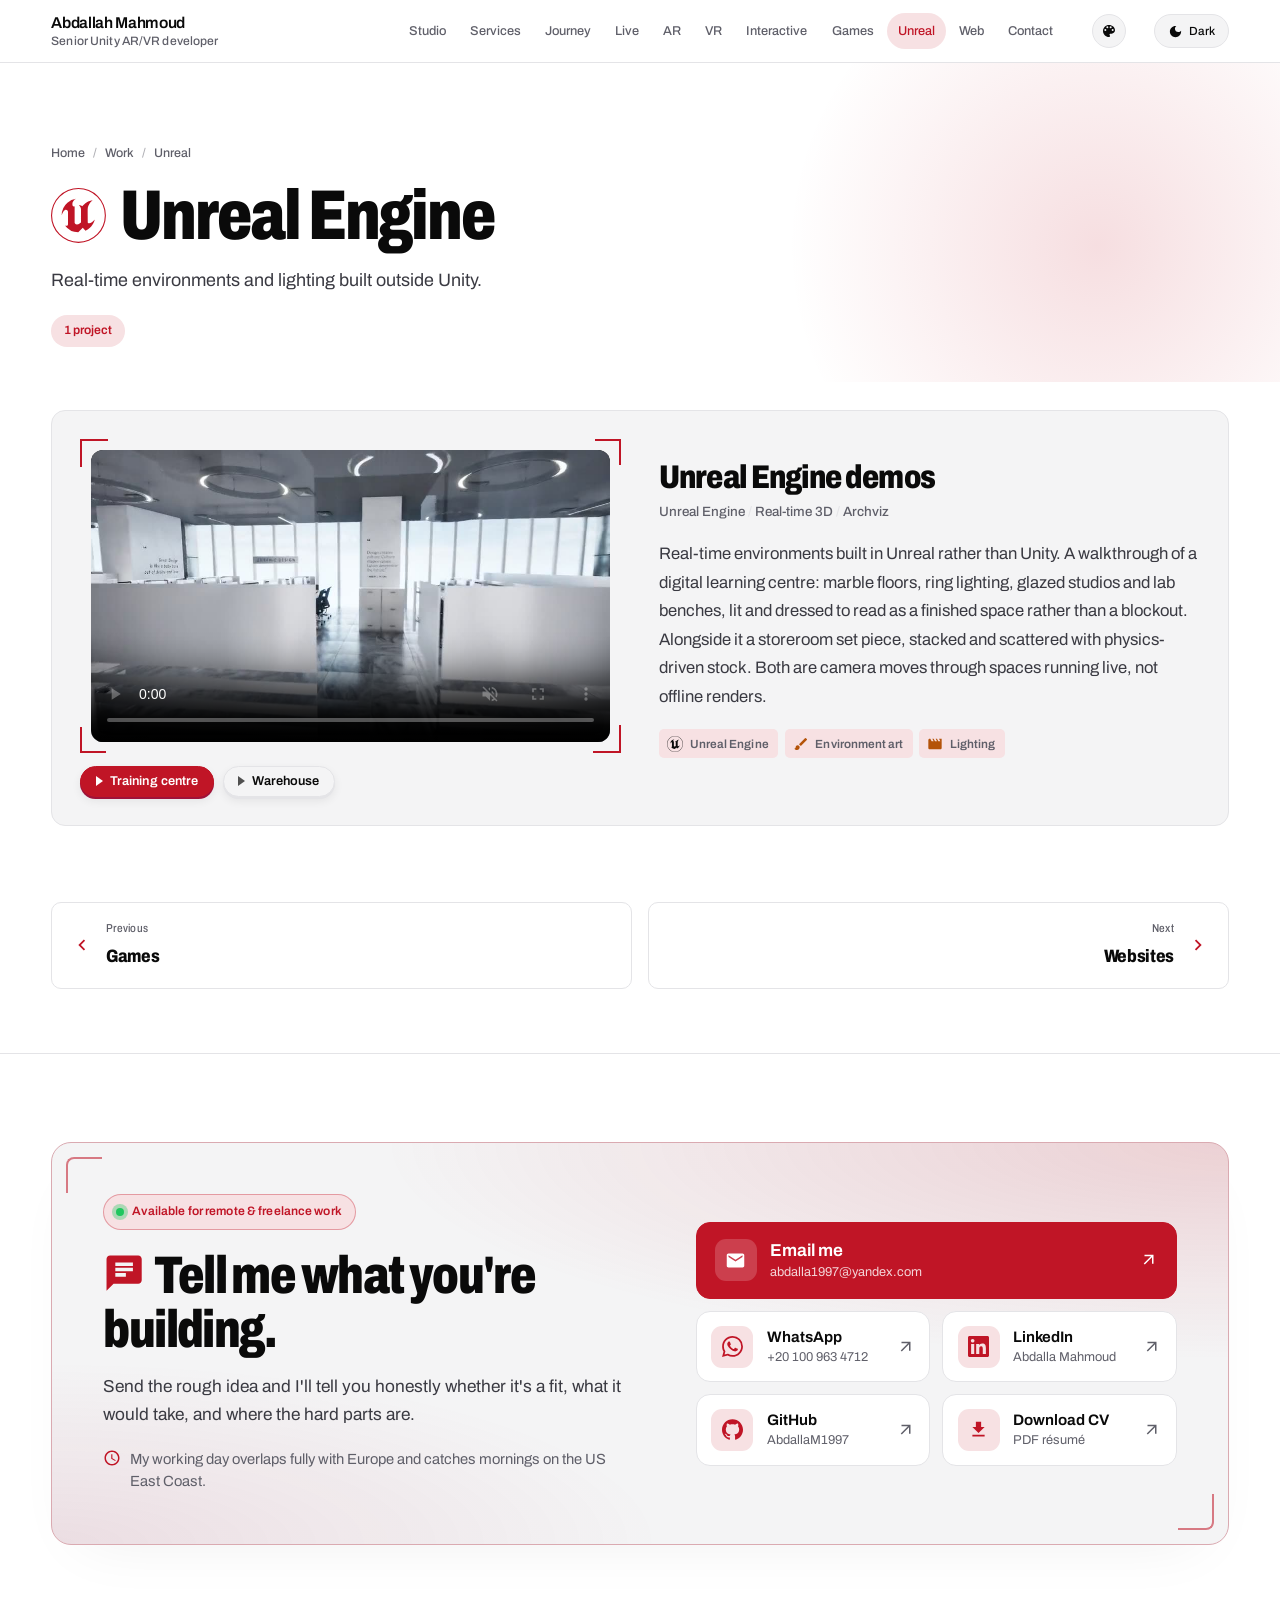
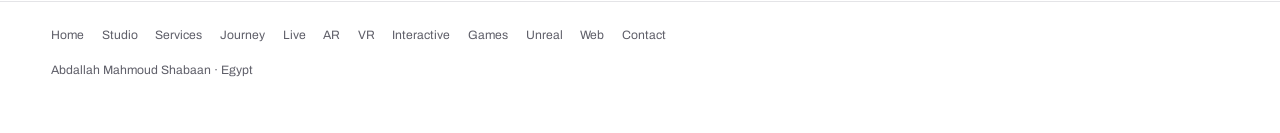
<file: unreal.html>
<!DOCTYPE html>
<html lang="en">
<head>
<meta charset="utf-8">
<meta name="viewport" content="width=device-width, initial-scale=1">
<title>Unreal Engine · Abdallah Mahmoud</title>
<meta name="description" content="Unreal Engine Real-time interiors and walkthroughs built in Unreal.">
<meta property="og:title" content="Unreal Engine · Abdallah Mahmoud">
<meta property="og:description" content="Unreal Engine Real-time interiors and walkthroughs built in Unreal.">
<meta property="og:image" content="https://abdallam1997.github.io/my-portfolio-site/share-card.png">
<meta property="og:image:width" content="1200">
<meta property="og:image:height" content="630">
<meta property="og:image:alt" content="Abdallah Mahmoud, Unity AR/VR developer">
<meta property="og:site_name" content="Abdallah Mahmoud">
<meta property="og:type" content="website">
<meta property="og:url" content="https://abdallam1997.github.io/my-portfolio-site/unreal.html">
<meta name="twitter:card" content="summary_large_image">
<meta name="twitter:title" content="Unreal Engine · Abdallah Mahmoud">
<meta name="twitter:description" content="Unreal Engine Real-time interiors and walkthroughs built in Unreal.">
<meta name="twitter:image" content="https://abdallam1997.github.io/my-portfolio-site/share-card.png">
<link rel="canonical" href="https://abdallam1997.github.io/my-portfolio-site/unreal.html">
<meta name="theme-color" content="#FFFFFF">
<link rel="icon" href="favicon.svg" type="image/svg+xml">
<link rel="icon" href="favicon.png" type="image/png" sizes="64x64">
<link rel="apple-touch-icon" href="apple-touch-icon.png">
<script>
// Runs before paint so a stored choice never flashes the wrong theme.
(function(){try{var t=localStorage.getItem('theme');
if(t==='dark'||t==='light')document.documentElement.setAttribute('data-theme',t);
var a=localStorage.getItem('accent');
if(a&&/^[a-z]+$/.test(a))document.documentElement.setAttribute('data-accent',a);}catch(e){}})();
</script>
<link rel="preconnect" href="https://fonts.googleapis.com">
<link rel="preconnect" href="https://fonts.gstatic.com" crossorigin>
<!-- Fonts load without blocking paint, so the page still appears instantly on
     networks where fonts.googleapis.com is slow or blocked. -->
<link rel="stylesheet" href="https://fonts.googleapis.com/css2?family=Archivo:wdth,wght@62..125,400..900&amp;display=swap" media="print" onload="this.media='all';this.onload=null">
<noscript><link rel="stylesheet" href="https://fonts.googleapis.com/css2?family=Archivo:wdth,wght@62..125,400..900&amp;display=swap"></noscript>
<!-- The version is bumped whenever styles.css changes: Pages caches assets for
     ten minutes, and without it a new page can load against the old stylesheet. -->
<link rel="preconnect" href="https://fonts.googleapis.com">
<link rel="preconnect" href="https://fonts.gstatic.com" crossorigin>
<!-- Fonts load without blocking paint, so the page still appears instantly on
     networks where fonts.googleapis.com is slow or blocked. -->
<link rel="stylesheet" href="https://fonts.googleapis.com/css2?family=Archivo:wdth,wght@62..125,400..900&amp;display=swap" media="print" onload="this.media='all';this.onload=null">
<noscript><link rel="stylesheet" href="https://fonts.googleapis.com/css2?family=Archivo:wdth,wght@62..125,400..900&amp;display=swap"></noscript>
<!-- The version is bumped whenever styles.css changes: Pages caches assets for
     ten minutes, and without it a new page can load against the old stylesheet. -->
<link rel="stylesheet" href="styles.css?v=20261102a">
</head>
<body>
<div class="progress" aria-hidden="true"></div>

<!-- Floating contact: shown once the top of the page is past, hidden again over #contact. -->
<div class="fab" id="fab">
  <div class="fab-menu" id="fabMenu">
    <a class="fab-item" href="https://wa.me/201009634712" target="_blank" rel="noopener">
      <svg viewBox="0 0 24 24" aria-hidden="true" focusable="false"><path d="M17.472 14.382c-.297-.149-1.758-.867-2.03-.967-.273-.099-.471-.148-.67.15-.197.297-.767.966-.94 1.164-.173.199-.347.223-.644.075-.297-.15-1.255-.463-2.39-1.475-.883-.788-1.48-1.761-1.653-2.059-.173-.297-.018-.458.13-.606.134-.133.298-.347.446-.52.149-.174.198-.298.298-.497.099-.198.05-.371-.025-.52-.075-.149-.669-1.612-.916-2.207-.242-.579-.487-.5-.669-.51-.173-.008-.371-.01-.57-.01-.198 0-.52.074-.792.372-.272.297-1.04 1.016-1.04 2.479 0 1.462 1.065 2.875 1.213 3.074.149.198 2.096 3.2 5.077 4.487.709.306 1.262.489 1.694.625.712.227 1.36.195 1.872.118.571-.085 1.758-.719 2.006-1.413.248-.694.248-1.289.173-1.413-.074-.124-.272-.198-.57-.347m-5.421 7.403h-.004a9.87 9.87 0 01-5.031-1.378l-.361-.214-3.741.982.998-3.648-.235-.374a9.86 9.86 0 01-1.51-5.26c.001-5.45 4.436-9.884 9.888-9.884 2.64 0 5.122 1.03 6.988 2.898a9.825 9.825 0 012.893 6.994c-.003 5.45-4.437 9.884-9.885 9.884m8.413-18.297A11.815 11.815 0 0012.05 0C5.495 0 .16 5.335.157 11.892c0 2.096.547 4.142 1.588 5.945L.057 24l6.305-1.654a11.882 11.882 0 005.683 1.448h.005c6.554 0 11.89-5.335 11.893-11.893a11.821 11.821 0 00-3.48-8.413z"/></svg>WhatsApp</a>
    <a class="fab-item" href="mailto:abdalla1997@yandex.com">
      <svg viewBox="0 0 24 24" aria-hidden="true" focusable="false"><path d="M20 4H4c-1.1 0-1.99.9-1.99 2L2 18c0 1.1.9 2 2 2h16c1.1 0 2-.9 2-2V6c0-1.1-.9-2-2-2zm0 4l-8 5-8-5V6l8 5 8-5v2z"/></svg>Email</a>
    <a class="fab-item" href="tel:+201009634712">
      <svg viewBox="0 0 24 24" aria-hidden="true" focusable="false"><path d="M6.62 10.79a15.05 15.05 0 006.59 6.59l2.2-2.2c.27-.27.67-.36 1.02-.24 1.12.37 2.33.57 3.57.57.55 0 1 .45 1 1V20c0 .55-.45 1-1 1-9.39 0-17-7.61-17-17 0-.55.45-1 1-1h3.5c.55 0 1 .45 1 1 0 1.25.2 2.45.57 3.57.11.35.03.74-.25 1.02l-2.2 2.2z"/></svg>Call +20 100 963 4712</a>
  </div>
  <button class="fab-btn" id="fabBtn" type="button" aria-expanded="false" aria-controls="fabMenu" aria-label="Contact me">
    <svg class="i-chat" viewBox="0 0 24 24" aria-hidden="true" focusable="false"><path d="M20 2H4c-1.1 0-2 .9-2 2v18l4-4h14c1.1 0 2-.9 2-2V4c0-1.1-.9-2-2-2zM7 9h10v2H7V9zm6 5H7v-2h6v2zm4-6H7V6h10v2z"/></svg>
    <svg class="i-close" viewBox="0 0 24 24" aria-hidden="true" focusable="false"><path d="M19 6.41L17.59 5 12 10.59 6.41 5 5 6.41 10.59 12 5 17.59 6.41 19 12 13.41 17.59 19 19 17.59 13.41 12z"/></svg>
  </button>
</div>


<header class="masthead">
  <div class="wrap">
    <a class="brand" href="index.html">
      <span class="wordmark">Abdallah Mahmoud</span>
      <span class="where">Senior Unity AR/VR developer</span>
    </a>
    <span class="spring"></span>
    <button type="button" class="navtoggle" aria-label="Open menu" aria-expanded="false" aria-controls="mainnav"><svg viewBox="0 0 24 24" aria-hidden="true" focusable="false"><path class="bar1" d="M4 12h16"/><path class="bar2" d="M4 12h16"/><path class="bar3" d="M4 12h16"/></svg></button>
    <nav class="mainnav" id="mainnav" aria-label="Pages">
      <a href="index.html#studio">Studio</a>
      <a href="index.html#services">Services</a>
      <a href="index.html#journey">Journey</a>
      <a href="index.html#live">Live</a>
      <a href="ar.html">AR</a>
      <a href="vr.html">VR</a>
      <a href="interactive.html">Interactive</a>
      <a href="games.html">Games</a>
      <a href="unreal.html" class="here" aria-current="page">Unreal</a>
      <a href="websites.html">Web</a>
      <a href="index.html#contact">Contact</a>
    </nav>
    <span class="pickwrap"><button type="button" class="palette" aria-label="Change accent colour" aria-expanded="false" aria-haspopup="true" aria-controls="swatches"><svg viewBox="0 0 24 24" aria-hidden="true" focusable="false"><path d="M12 3c-4.97 0-9 4.03-9 9s4.03 9 9 9c.83 0 1.5-.67 1.5-1.5 0-.39-.15-.74-.39-1.01-.23-.26-.38-.61-.38-.99 0-.83.67-1.5 1.5-1.5H16c2.76 0 5-2.24 5-5 0-4.42-4.03-8-9-8zm-5.5 9a1.5 1.5 0 1 1 0-3 1.5 1.5 0 0 1 0 3zm3-4a1.5 1.5 0 1 1 0-3 1.5 1.5 0 0 1 0 3zm5 0a1.5 1.5 0 1 1 0-3 1.5 1.5 0 0 1 0 3zm3 4a1.5 1.5 0 1 1 0-3 1.5 1.5 0 0 1 0 3z"/></svg></button><div class="swatches" id="swatches" role="group" aria-label="Accent colour"><button type="button" data-accent="red" style="--sw:#C01526" aria-pressed="false" aria-label="Red" title="Red"></button><button type="button" data-accent="orange" style="--sw:#B45309" aria-pressed="false" aria-label="Orange" title="Orange"></button><button type="button" data-accent="green" style="--sw:#15803D" aria-pressed="false" aria-label="Green" title="Green"></button><button type="button" data-accent="teal" style="--sw:#0F766E" aria-pressed="false" aria-label="Teal" title="Teal"></button><button type="button" data-accent="blue" style="--sw:#1D4ED8" aria-pressed="false" aria-label="Blue" title="Blue"></button><button type="button" data-accent="purple" style="--sw:#6D28D9" aria-pressed="false" aria-label="Purple" title="Purple"></button><button type="button" data-accent="magenta" style="--sw:#A21CAF" aria-pressed="false" aria-label="Magenta" title="Magenta"></button></div></span>
    <button type="button" class="theme" aria-label="Switch to dark theme"><svg class="i-moon" viewBox="0 0 24 24" aria-hidden="true" focusable="false"><path d="M12 3c-4.97 0-9 4.03-9 9s4.03 9 9 9 9-4.03 9-9c0-.46-.04-.92-.1-1.36-.98 1.37-2.58 2.26-4.4 2.26-2.98 0-5.4-2.42-5.4-5.4 0-1.81.89-3.42 2.26-4.4-.44-.06-.9-.1-1.36-.1z"/></svg><span class="lab lab-light">Dark</span><svg class="i-sun" viewBox="0 0 24 24" aria-hidden="true" focusable="false"><path d="M12 7c-2.76 0-5 2.24-5 5s2.24 5 5 5 5-2.24 5-5-2.24-5-5-5zM2 13h2c.55 0 1-.45 1-1s-.45-1-1-1H2c-.55 0-1 .45-1 1s.45 1 1 1zm18 0h2c.55 0 1-.45 1-1s-.45-1-1-1h-2c-.55 0-1 .45-1 1s.45 1 1 1zM11 2v2c0 .55.45 1 1 1s1-.45 1-1V2c0-.55-.45-1-1-1s-1 .45-1 1zm0 18v2c0 .55.45 1 1 1s1-.45 1-1v-2c0-.55-.45-1-1-1s-1 .45-1 1zM5.99 4.58a.996.996 0 00-1.41 0 .996.996 0 000 1.41l1.06 1.06c.39.39 1.03.39 1.41 0s.39-1.03 0-1.41L5.99 4.58zm12.37 12.37a.996.996 0 00-1.41 0 .996.996 0 000 1.41l1.06 1.06c.39.39 1.03.39 1.41 0a.996.996 0 000-1.41l-1.06-1.06zm1.06-10.96a.996.996 0 000-1.41.996.996 0 00-1.41 0l-1.06 1.06c-.39.39-.39 1.03 0 1.41s1.03.39 1.41 0l1.06-1.06zM7.05 18.36a.996.996 0 000-1.41.996.996 0 00-1.41 0l-1.06 1.06c-.39.39-.39 1.03 0 1.41s1.03.39 1.41 0l1.06-1.06z"/></svg><span class="lab lab-dark">Light</span></button>
  </div>
</header>

<main id="top">
<section class="pagehead">
  <div class="wrap">
    <p class="crumbs"><a href="index.html">Home</a><span aria-hidden="true">/</span><a href="index.html#work">Work</a><span aria-hidden="true">/</span>Unreal</p>
    <h1><svg class="ico" viewBox="0 0 24 24" aria-hidden="true" focusable="false"><path d="M12 0a12 12 0 1012 12A12 12 0 0012 0zm0 23.52A11.52 11.52 0 1123.52 12 11.52 11.52 0 0112 23.52zm7.13-9.791c-.206.997-1.126 3.557-4.06 4.942l-1.179-1.325-1.988 2a7.338 7.338 0 01-5.804-2.978 2.859 2.859 0 00.65.123c.326.006.678-.114.678-.66v-5.394a.89.89 0 00-1.116-.89c-.92.212-1.656 2.509-1.656 2.509a7.304 7.304 0 012.528-5.597 7.408 7.408 0 013.73-1.721c-1.006.573-1.57 1.507-1.57 2.29 0 1.262.76 1.109.984.923v7.28a1.157 1.157 0 00.148.256 1.075 1.075 0 00.88.445c.76 0 1.747-.868 1.747-.868V9.172c0-.6-.452-1.324-.905-1.572 0 0 .838-.149 1.484.346a5.537 5.537 0 01.387-.425c1.508-1.48 2.929-1.902 4.112-2.112 0 0-2.151 1.69-2.151 3.96 0 1.687.043 5.801.043 5.801.799.771 1.986-.342 3.059-1.441Z"/></svg>Unreal Engine</h1>
    <p class="lead">Real-time environments and lighting built outside Unity.</p>
    <p class="count">1 project</p>
  </div>
</section>

<section class="band" id="unreal">
  <div class="wrap">

    <article class="project">
      <div class="media">
        <div class="viewport">
          <span class="brk tr"></span><span class="brk bl"></span>
          <div class="screen wide">
            <video data-lazy src="media/ue-office.mp4" data-sm="media/ue-office-sm.mp4" poster="media/ue-office.jpg" muted loop playsinline preload="none"></video>
          </div>
        </div>
        <div class="clips" role="group" aria-label="Clips for the Unreal demos">
          <button aria-pressed="true" data-src="media/ue-office.mp4" data-src-sm="media/ue-office-sm.mp4" data-poster="media/ue-office.jpg">Training centre</button>
          <button aria-pressed="false" data-src="media/ue-warehouse.mp4" data-src-sm="media/ue-warehouse-sm.mp4" data-poster="media/ue-warehouse.jpg">Warehouse</button>
        </div>
      </div>
      <div class="copy">
        <h3>Unreal Engine demos</h3>
        <p class="meta"><span>Unreal Engine</span><span>Real-time 3D</span><span>Archviz</span></p>
        <p class="desc">Real-time environments built in Unreal rather than Unity. A walkthrough of a digital learning centre: marble floors, ring lighting, glazed studios and lab benches, lit and dressed to read as a finished space rather than a blockout. Alongside it a storeroom set piece, stacked and scattered with physics-driven stock. Both are camera moves through spaces running live, not offline renders.</p>
        <ul class="stack">
          <li data-b="unreal"><svg class="tico" viewBox="0 0 24 24" aria-hidden="true" focusable="false"><path d="M12 0a12 12 0 1012 12A12 12 0 0012 0zm0 23.52A11.52 11.52 0 1123.52 12 11.52 11.52 0 0112 23.52zm7.13-9.791c-.206.997-1.126 3.557-4.06 4.942l-1.179-1.325-1.988 2a7.338 7.338 0 01-5.804-2.978 2.859 2.859 0 00.65.123c.326.006.678-.114.678-.66v-5.394a.89.89 0 00-1.116-.89c-.92.212-1.656 2.509-1.656 2.509a7.304 7.304 0 012.528-5.597 7.408 7.408 0 013.73-1.721c-1.006.573-1.57 1.507-1.57 2.29 0 1.262.76 1.109.984.923v7.28a1.157 1.157 0 00.148.256 1.075 1.075 0 00.88.445c.76 0 1.747-.868 1.747-.868V9.172c0-.6-.452-1.324-.905-1.572 0 0 .838-.149 1.484.346a5.537 5.537 0 01.387-.425c1.508-1.48 2.929-1.902 4.112-2.112 0 0-2.151 1.69-2.151 3.96 0 1.687.043 5.801.043 5.801.799.771 1.986-.342 3.059-1.441Z"/></svg>Unreal Engine</li><li data-c="gfx"><svg class="tico" viewBox="0 0 24 24" aria-hidden="true" focusable="false"><path d="M7 14c-1.66 0-3 1.34-3 3 0 1.31-1.16 2-2 2 .92 1.22 2.49 2 4 2 2.21 0 4-1.79 4-4 0-1.66-1.34-3-3-3zm13.71-9.37l-1.34-1.34a.9959.9959 0 0 0-1.41 0L9 12.25 11.75 15l8.96-8.96a.9959.9959 0 0 0 0-1.41z"/></svg>Environment art</li><li data-c="gfx"><svg class="tico" viewBox="0 0 24 24" aria-hidden="true" focusable="false"><path d="M18 4l2 4h-3l-2-4h-2l2 4h-3l-2-4H8l2 4H7L5 4H4c-1.1 0-1.99.9-1.99 2L2 18c0 1.1.9 2 2 2h16c1.1 0 2-.9 2-2V4h-4z"/></svg>Lighting</li>
        </ul>
      </div>
    </article>
  </div>
</section>

<nav class="pager wrap" aria-label="More work">
  <a class="prev" href="games.html"><svg viewBox="0 0 24 24" aria-hidden="true" focusable="false"><path d="M15.4 7.4L14 6l-6 6 6 6 1.4-1.4L10.8 12z"/></svg><span><small>Previous</small>Games</span></a>
  <a class="next" href="websites.html"><span><small>Next</small>Websites</span><svg viewBox="0 0 24 24" aria-hidden="true" focusable="false"><path d="M8.6 7.4L10 6l6 6-6 6-1.4-1.4L13.2 12z"/></svg></a>
</nav>

<section class="contact wrap" id="contact">
  <div class="contact-card">
    <div class="contact-copy">
      <p class="avail"><span class="pulse" aria-hidden="true"></span>Available for remote &amp; freelance work</p>
      <h2><svg class="ico" viewBox="0 0 24 24" aria-hidden="true" focusable="false"><path d="M20 2H4c-1.1 0-2 .9-2 2v18l4-4h14c1.1 0 2-.9 2-2V4c0-1.1-.9-2-2-2zM7 9h10v2H7V9zm6 5H7v-2h6v2zm4-6H7V6h10v2z"/></svg>Tell me what you're building.</h2>
      <p class="pitch">Send the rough idea and I'll tell you honestly whether it's a fit, what it would take, and where the hard parts are.</p>
      <p class="hours"><svg viewBox="0 0 24 24" aria-hidden="true" focusable="false"><path d="M11.99 2C6.47 2 2 6.48 2 12s4.47 10 9.99 10C17.52 22 22 17.52 22 12S17.52 2 11.99 2zM12 20c-4.42 0-8-3.58-8-8s3.58-8 8-8 8 3.58 8 8-3.58 8-8 8zm.5-13H11v6l5.25 3.15.75-1.23-4.5-2.67z"/></svg>My working day overlaps fully with Europe and catches mornings on the US East Coast.</p>
    </div>
    <ul class="contact-links">
      <li><a class="tile primary" href="mailto:abdalla1997@yandex.com"><span class="ic"><svg viewBox="0 0 24 24" aria-hidden="true" focusable="false"><path d="M20 4H4c-1.1 0-1.99.9-1.99 2L2 18c0 1.1.9 2 2 2h16c1.1 0 2-.9 2-2V6c0-1.1-.9-2-2-2zm0 4l-8 5-8-5V6l8 5 8-5v2z"/></svg></span><span class="txt"><strong>Email me</strong><small>abdalla1997@yandex.com</small></span><span class="go"><svg viewBox="0 0 24 24" aria-hidden="true" focusable="false"><path d="M6.4 18 5 16.6 14.6 7H6V5h12v12h-2V8.4z"/></svg></span></a></li>
      <li><a class="tile" href="https://wa.me/201009634712"><span class="ic"><svg viewBox="0 0 24 24" aria-hidden="true" focusable="false"><path d="M17.472 14.382c-.297-.149-1.758-.867-2.03-.967-.273-.099-.471-.148-.67.15-.197.297-.767.966-.94 1.164-.173.199-.347.223-.644.075-.297-.15-1.255-.463-2.39-1.475-.883-.788-1.48-1.761-1.653-2.059-.173-.297-.018-.458.13-.606.134-.133.298-.347.446-.52.149-.174.198-.298.298-.497.099-.198.05-.371-.025-.52-.075-.149-.669-1.612-.916-2.207-.242-.579-.487-.5-.669-.51-.173-.008-.371-.01-.57-.01-.198 0-.52.074-.792.372-.272.297-1.04 1.016-1.04 2.479 0 1.462 1.065 2.875 1.213 3.074.149.198 2.096 3.2 5.077 4.487.709.306 1.262.489 1.694.625.712.227 1.36.195 1.872.118.571-.085 1.758-.719 2.006-1.413.248-.694.248-1.289.173-1.413-.074-.124-.272-.198-.57-.347m-5.421 7.403h-.004a9.87 9.87 0 01-5.031-1.378l-.361-.214-3.741.982.998-3.648-.235-.374a9.86 9.86 0 01-1.51-5.26c.001-5.45 4.436-9.884 9.888-9.884 2.64 0 5.122 1.03 6.988 2.898a9.825 9.825 0 012.893 6.994c-.003 5.45-4.437 9.884-9.885 9.884m8.413-18.297A11.815 11.815 0 0012.05 0C5.495 0 .16 5.335.157 11.892c0 2.096.547 4.142 1.588 5.945L.057 24l6.305-1.654a11.882 11.882 0 005.683 1.448h.005c6.554 0 11.89-5.335 11.893-11.893a11.821 11.821 0 00-3.48-8.413z"/></svg></span><span class="txt"><strong>WhatsApp</strong><small>+20 100 963 4712</small></span><span class="go"><svg viewBox="0 0 24 24" aria-hidden="true" focusable="false"><path d="M6.4 18 5 16.6 14.6 7H6V5h12v12h-2V8.4z"/></svg></span></a></li>
      <li><a class="tile" href="https://www.linkedin.com/in/abdalla-mahmoud-8b60b8194/"><span class="ic"><svg viewBox="0 0 24 24" aria-hidden="true" focusable="false"><path d="M20.447 20.452h-3.554v-5.569c0-1.328-.027-3.037-1.852-3.037-1.853 0-2.136 1.445-2.136 2.939v5.667H9.351V9h3.414v1.561h.046c.477-.9 1.637-1.85 3.37-1.85 3.601 0 4.267 2.37 4.267 5.455v6.286zM5.337 7.433c-1.144 0-2.063-.926-2.063-2.065 0-1.138.92-2.063 2.063-2.063 1.14 0 2.064.925 2.064 2.063 0 1.139-.925 2.065-2.064 2.065zm1.782 13.019H3.555V9h3.564v11.452zM22.225 0H1.771C.792 0 0 .774 0 1.729v20.542C0 23.227.792 24 1.771 24h20.451C23.2 24 24 23.227 24 22.271V1.729C24 .774 23.2 0 22.225 0z"/></svg></span><span class="txt"><strong>LinkedIn</strong><small>Abdalla Mahmoud</small></span><span class="go"><svg viewBox="0 0 24 24" aria-hidden="true" focusable="false"><path d="M6.4 18 5 16.6 14.6 7H6V5h12v12h-2V8.4z"/></svg></span></a></li>
      <li><a class="tile" href="https://github.com/AbdallaM1997"><span class="ic"><svg viewBox="0 0 24 24" aria-hidden="true" focusable="false"><path d="M12 .297c-6.63 0-12 5.373-12 12 0 5.303 3.438 9.8 8.205 11.385.6.113.82-.258.82-.577 0-.285-.01-1.04-.015-2.04-3.338.724-4.042-1.61-4.042-1.61C4.422 18.07 3.633 17.7 3.633 17.7c-1.087-.744.084-.729.084-.729 1.205.084 1.838 1.236 1.838 1.236 1.07 1.835 2.809 1.305 3.495.998.108-.776.417-1.305.76-1.605-2.665-.3-5.466-1.332-5.466-5.93 0-1.31.465-2.38 1.235-3.22-.135-.303-.54-1.523.105-3.176 0 0 1.005-.322 3.3 1.23.96-.267 1.98-.399 3-.405 1.02.006 2.04.138 3 .405 2.28-1.552 3.285-1.23 3.285-1.23.645 1.653.24 2.873.12 3.176.765.84 1.23 1.91 1.23 3.22 0 4.61-2.805 5.625-5.475 5.92.42.36.81 1.096.81 2.22 0 1.606-.015 2.896-.015 3.286 0 .315.21.69.825.57C20.565 22.092 24 17.592 24 12.297c0-6.627-5.373-12-12-12"/></svg></span><span class="txt"><strong>GitHub</strong><small>AbdallaM1997</small></span><span class="go"><svg viewBox="0 0 24 24" aria-hidden="true" focusable="false"><path d="M6.4 18 5 16.6 14.6 7H6V5h12v12h-2V8.4z"/></svg></span></a></li>
      <li><a class="tile" href="Abdallah_Mahmoud_Resume.pdf" download><span class="ic"><svg viewBox="0 0 24 24" aria-hidden="true" focusable="false"><path d="M19 9h-4V3H9v6H5l7 7 7-7zM5 18v2h14v-2H5z"/></svg></span><span class="txt"><strong>Download CV</strong><small>PDF résumé</small></span><span class="go"><svg viewBox="0 0 24 24" aria-hidden="true" focusable="false"><path d="M6.4 18 5 16.6 14.6 7H6V5h12v12h-2V8.4z"/></svg></span></a></li>
    </ul>
  </div>
</section>
</main>

<footer class="wrap">
  <nav class="footnav" aria-label="Pages">
    <a href="index.html">Home</a>
    <a href="index.html#studio">Studio</a>
    <a href="index.html#services">Services</a>
    <a href="index.html#journey">Journey</a>
    <a href="index.html#live">Live</a>
    <a href="ar.html">AR</a>
    <a href="vr.html">VR</a>
    <a href="interactive.html">Interactive</a>
    <a href="games.html">Games</a>
    <a href="unreal.html">Unreal</a>
    <a href="websites.html">Web</a>
    <a href="index.html#contact">Contact</a>
  </nav>
  <p>Abdallah Mahmoud Shabaan &middot; Egypt</p>
</footer>

<script src="site.js?v=20261015a"></script>
</body>
</html>
</file>
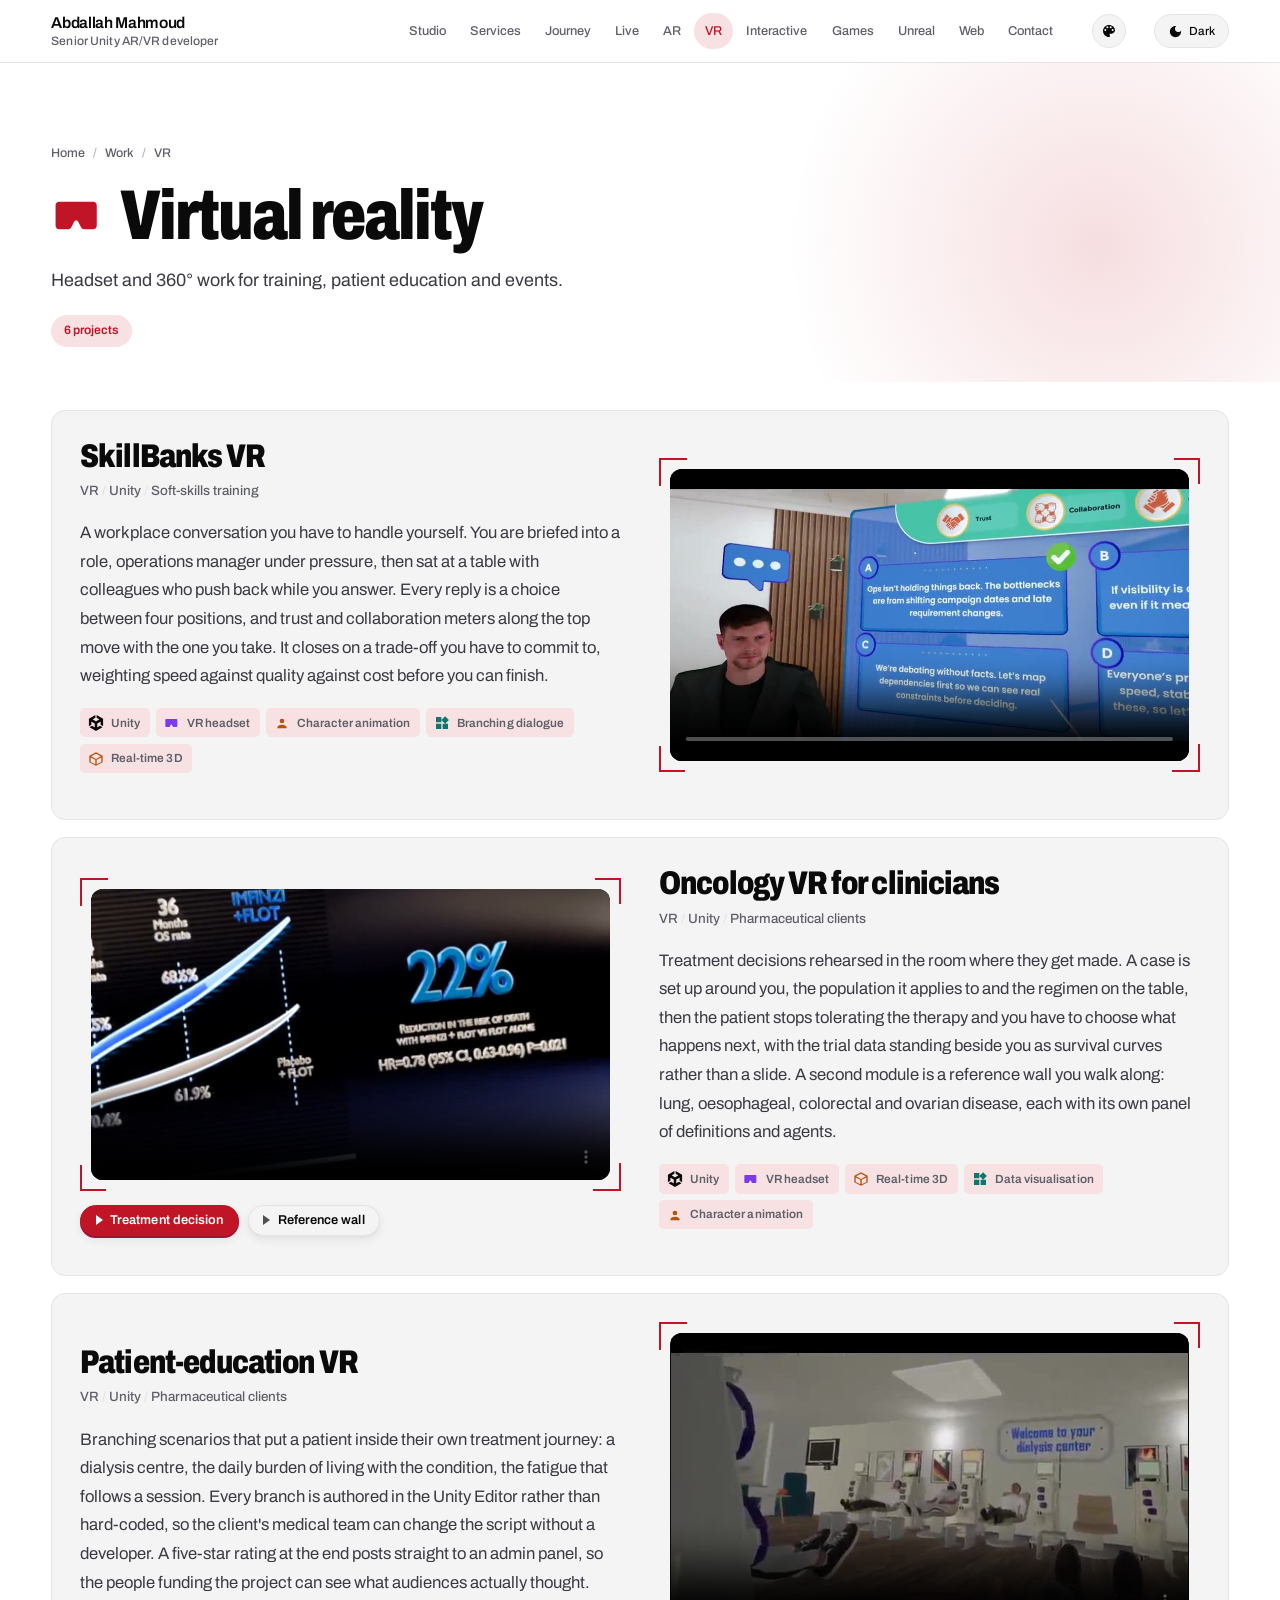
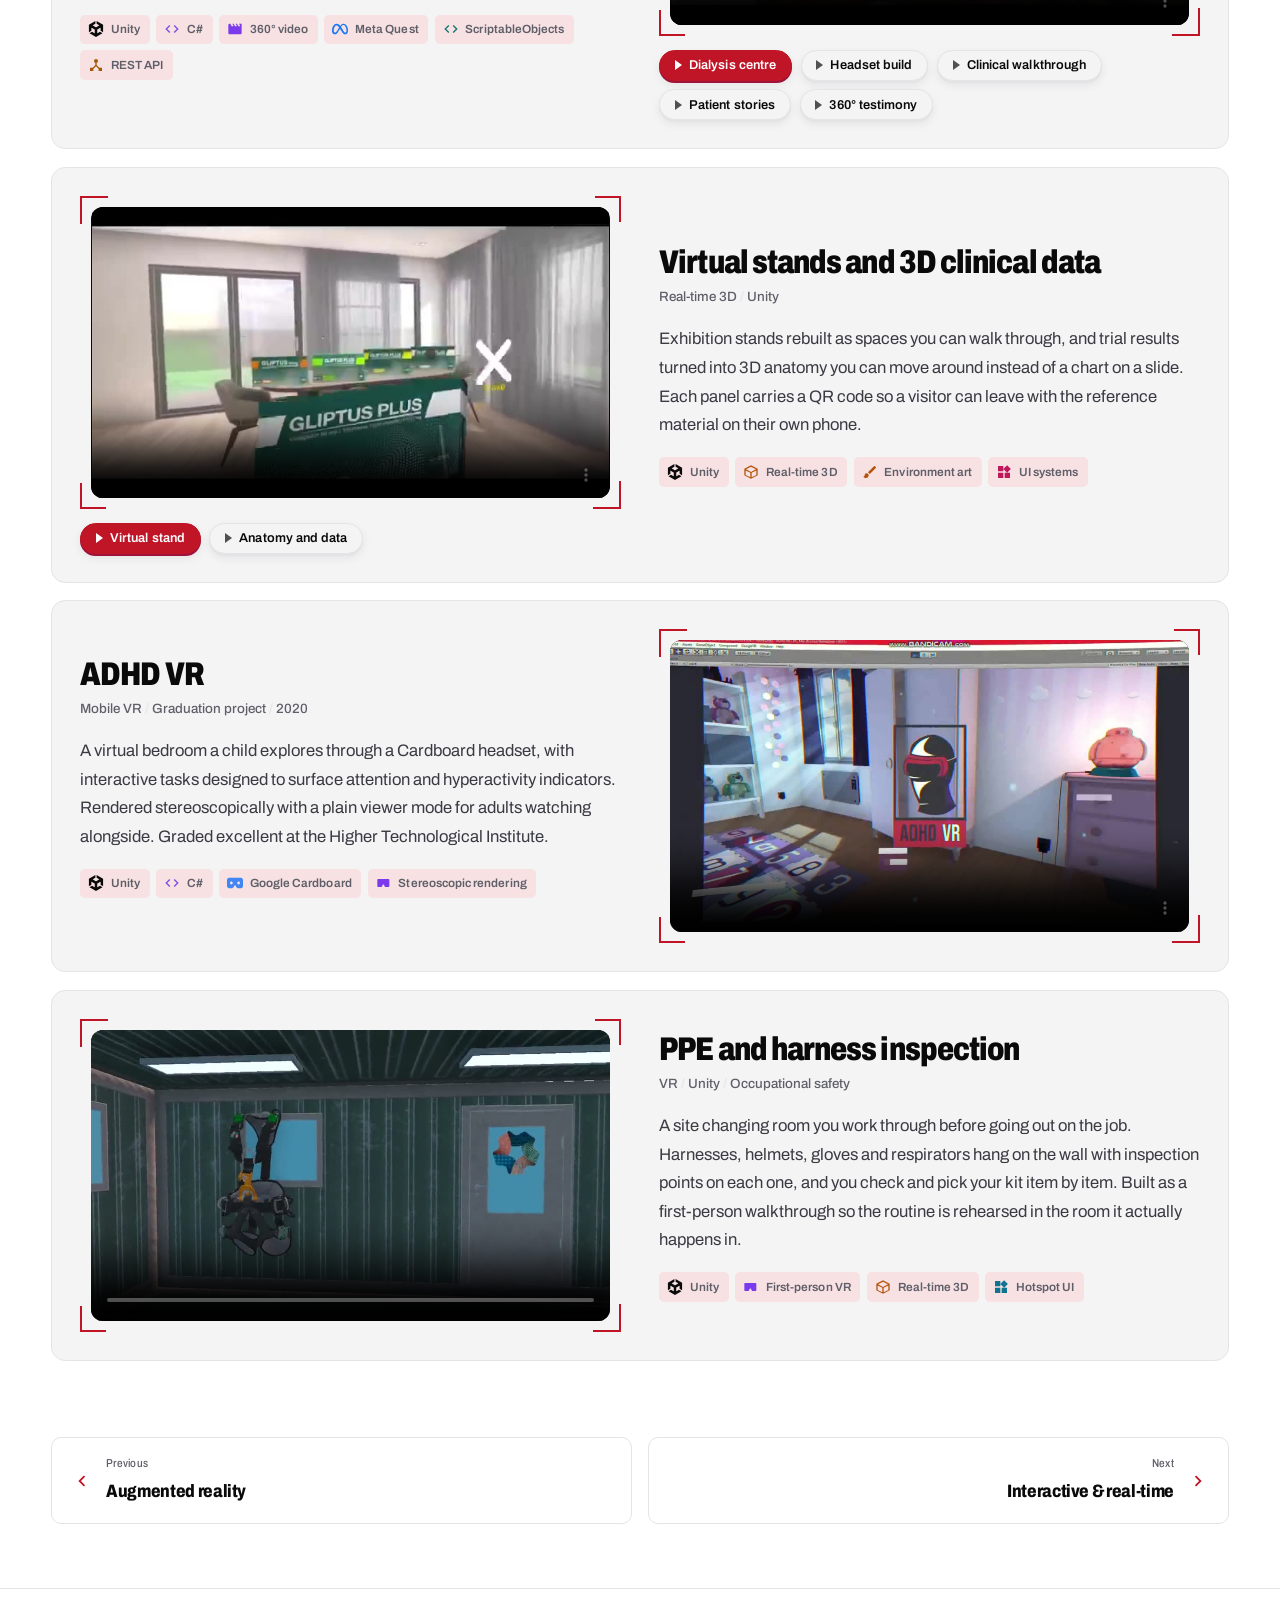
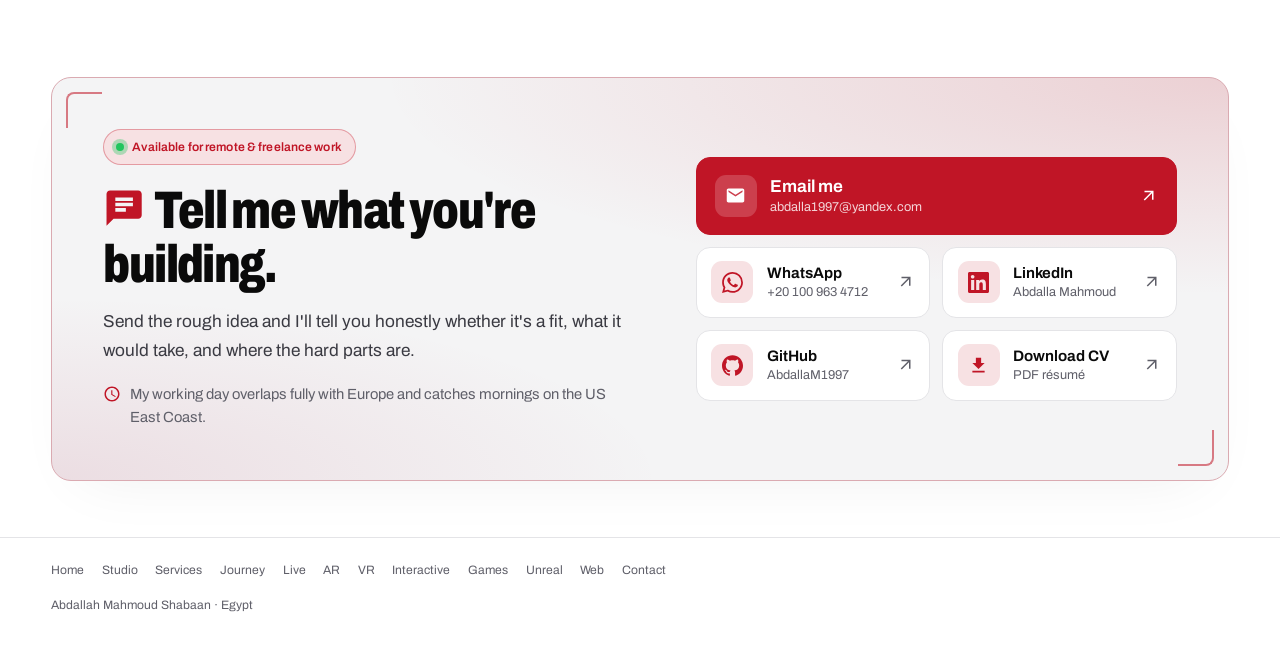
<file: vr.html>
<!DOCTYPE html>
<html lang="en">
<head>
<meta charset="utf-8">
<meta name="viewport" content="width=device-width, initial-scale=1">
<title>Virtual reality · Abdallah Mahmoud</title>
<meta name="description" content="Virtual reality Soft-skills, patient education and safety training on Quest and Cardboard.">
<meta property="og:title" content="Virtual reality · Abdallah Mahmoud">
<meta property="og:description" content="Virtual reality Soft-skills, patient education and safety training on Quest and Cardboard.">
<meta property="og:image" content="https://abdallam1997.github.io/my-portfolio-site/share-card.png">
<meta property="og:image:width" content="1200">
<meta property="og:image:height" content="630">
<meta property="og:image:alt" content="Abdallah Mahmoud, Unity AR/VR developer">
<meta property="og:site_name" content="Abdallah Mahmoud">
<meta property="og:type" content="website">
<meta property="og:url" content="https://abdallam1997.github.io/my-portfolio-site/vr.html">
<meta name="twitter:card" content="summary_large_image">
<meta name="twitter:title" content="Virtual reality · Abdallah Mahmoud">
<meta name="twitter:description" content="Virtual reality Soft-skills, patient education and safety training on Quest and Cardboard.">
<meta name="twitter:image" content="https://abdallam1997.github.io/my-portfolio-site/share-card.png">
<link rel="canonical" href="https://abdallam1997.github.io/my-portfolio-site/vr.html">
<meta name="theme-color" content="#FFFFFF">
<link rel="icon" href="favicon.svg" type="image/svg+xml">
<link rel="icon" href="favicon.png" type="image/png" sizes="64x64">
<link rel="apple-touch-icon" href="apple-touch-icon.png">
<script>
// Runs before paint so a stored choice never flashes the wrong theme.
(function(){try{var t=localStorage.getItem('theme');
if(t==='dark'||t==='light')document.documentElement.setAttribute('data-theme',t);
var a=localStorage.getItem('accent');
if(a&&/^[a-z]+$/.test(a))document.documentElement.setAttribute('data-accent',a);}catch(e){}})();
</script>
<link rel="preconnect" href="https://fonts.googleapis.com">
<link rel="preconnect" href="https://fonts.gstatic.com" crossorigin>
<!-- Fonts load without blocking paint, so the page still appears instantly on
     networks where fonts.googleapis.com is slow or blocked. -->
<link rel="stylesheet" href="https://fonts.googleapis.com/css2?family=Archivo:wdth,wght@62..125,400..900&amp;display=swap" media="print" onload="this.media='all';this.onload=null">
<noscript><link rel="stylesheet" href="https://fonts.googleapis.com/css2?family=Archivo:wdth,wght@62..125,400..900&amp;display=swap"></noscript>
<!-- The version is bumped whenever styles.css changes: Pages caches assets for
     ten minutes, and without it a new page can load against the old stylesheet. -->
<link rel="preconnect" href="https://fonts.googleapis.com">
<link rel="preconnect" href="https://fonts.gstatic.com" crossorigin>
<!-- Fonts load without blocking paint, so the page still appears instantly on
     networks where fonts.googleapis.com is slow or blocked. -->
<link rel="stylesheet" href="https://fonts.googleapis.com/css2?family=Archivo:wdth,wght@62..125,400..900&amp;display=swap" media="print" onload="this.media='all';this.onload=null">
<noscript><link rel="stylesheet" href="https://fonts.googleapis.com/css2?family=Archivo:wdth,wght@62..125,400..900&amp;display=swap"></noscript>
<!-- The version is bumped whenever styles.css changes: Pages caches assets for
     ten minutes, and without it a new page can load against the old stylesheet. -->
<link rel="stylesheet" href="styles.css?v=20261102a">
</head>
<body>
<div class="progress" aria-hidden="true"></div>

<!-- Floating contact: shown once the top of the page is past, hidden again over #contact. -->
<div class="fab" id="fab">
  <div class="fab-menu" id="fabMenu">
    <a class="fab-item" href="https://wa.me/201009634712" target="_blank" rel="noopener">
      <svg viewBox="0 0 24 24" aria-hidden="true" focusable="false"><path d="M17.472 14.382c-.297-.149-1.758-.867-2.03-.967-.273-.099-.471-.148-.67.15-.197.297-.767.966-.94 1.164-.173.199-.347.223-.644.075-.297-.15-1.255-.463-2.39-1.475-.883-.788-1.48-1.761-1.653-2.059-.173-.297-.018-.458.13-.606.134-.133.298-.347.446-.52.149-.174.198-.298.298-.497.099-.198.05-.371-.025-.52-.075-.149-.669-1.612-.916-2.207-.242-.579-.487-.5-.669-.51-.173-.008-.371-.01-.57-.01-.198 0-.52.074-.792.372-.272.297-1.04 1.016-1.04 2.479 0 1.462 1.065 2.875 1.213 3.074.149.198 2.096 3.2 5.077 4.487.709.306 1.262.489 1.694.625.712.227 1.36.195 1.872.118.571-.085 1.758-.719 2.006-1.413.248-.694.248-1.289.173-1.413-.074-.124-.272-.198-.57-.347m-5.421 7.403h-.004a9.87 9.87 0 01-5.031-1.378l-.361-.214-3.741.982.998-3.648-.235-.374a9.86 9.86 0 01-1.51-5.26c.001-5.45 4.436-9.884 9.888-9.884 2.64 0 5.122 1.03 6.988 2.898a9.825 9.825 0 012.893 6.994c-.003 5.45-4.437 9.884-9.885 9.884m8.413-18.297A11.815 11.815 0 0012.05 0C5.495 0 .16 5.335.157 11.892c0 2.096.547 4.142 1.588 5.945L.057 24l6.305-1.654a11.882 11.882 0 005.683 1.448h.005c6.554 0 11.89-5.335 11.893-11.893a11.821 11.821 0 00-3.48-8.413z"/></svg>WhatsApp</a>
    <a class="fab-item" href="mailto:abdalla1997@yandex.com">
      <svg viewBox="0 0 24 24" aria-hidden="true" focusable="false"><path d="M20 4H4c-1.1 0-1.99.9-1.99 2L2 18c0 1.1.9 2 2 2h16c1.1 0 2-.9 2-2V6c0-1.1-.9-2-2-2zm0 4l-8 5-8-5V6l8 5 8-5v2z"/></svg>Email</a>
    <a class="fab-item" href="tel:+201009634712">
      <svg viewBox="0 0 24 24" aria-hidden="true" focusable="false"><path d="M6.62 10.79a15.05 15.05 0 006.59 6.59l2.2-2.2c.27-.27.67-.36 1.02-.24 1.12.37 2.33.57 3.57.57.55 0 1 .45 1 1V20c0 .55-.45 1-1 1-9.39 0-17-7.61-17-17 0-.55.45-1 1-1h3.5c.55 0 1 .45 1 1 0 1.25.2 2.45.57 3.57.11.35.03.74-.25 1.02l-2.2 2.2z"/></svg>Call +20 100 963 4712</a>
  </div>
  <button class="fab-btn" id="fabBtn" type="button" aria-expanded="false" aria-controls="fabMenu" aria-label="Contact me">
    <svg class="i-chat" viewBox="0 0 24 24" aria-hidden="true" focusable="false"><path d="M20 2H4c-1.1 0-2 .9-2 2v18l4-4h14c1.1 0 2-.9 2-2V4c0-1.1-.9-2-2-2zM7 9h10v2H7V9zm6 5H7v-2h6v2zm4-6H7V6h10v2z"/></svg>
    <svg class="i-close" viewBox="0 0 24 24" aria-hidden="true" focusable="false"><path d="M19 6.41L17.59 5 12 10.59 6.41 5 5 6.41 10.59 12 5 17.59 6.41 19 12 13.41 17.59 19 19 17.59 13.41 12z"/></svg>
  </button>
</div>


<header class="masthead">
  <div class="wrap">
    <a class="brand" href="index.html">
      <span class="wordmark">Abdallah Mahmoud</span>
      <span class="where">Senior Unity AR/VR developer</span>
    </a>
    <span class="spring"></span>
    <button type="button" class="navtoggle" aria-label="Open menu" aria-expanded="false" aria-controls="mainnav"><svg viewBox="0 0 24 24" aria-hidden="true" focusable="false"><path class="bar1" d="M4 12h16"/><path class="bar2" d="M4 12h16"/><path class="bar3" d="M4 12h16"/></svg></button>
    <nav class="mainnav" id="mainnav" aria-label="Pages">
      <a href="index.html#studio">Studio</a>
      <a href="index.html#services">Services</a>
      <a href="index.html#journey">Journey</a>
      <a href="index.html#live">Live</a>
      <a href="ar.html">AR</a>
      <a href="vr.html" class="here" aria-current="page">VR</a>
      <a href="interactive.html">Interactive</a>
      <a href="games.html">Games</a>
      <a href="unreal.html">Unreal</a>
      <a href="websites.html">Web</a>
      <a href="index.html#contact">Contact</a>
    </nav>
    <span class="pickwrap"><button type="button" class="palette" aria-label="Change accent colour" aria-expanded="false" aria-haspopup="true" aria-controls="swatches"><svg viewBox="0 0 24 24" aria-hidden="true" focusable="false"><path d="M12 3c-4.97 0-9 4.03-9 9s4.03 9 9 9c.83 0 1.5-.67 1.5-1.5 0-.39-.15-.74-.39-1.01-.23-.26-.38-.61-.38-.99 0-.83.67-1.5 1.5-1.5H16c2.76 0 5-2.24 5-5 0-4.42-4.03-8-9-8zm-5.5 9a1.5 1.5 0 1 1 0-3 1.5 1.5 0 0 1 0 3zm3-4a1.5 1.5 0 1 1 0-3 1.5 1.5 0 0 1 0 3zm5 0a1.5 1.5 0 1 1 0-3 1.5 1.5 0 0 1 0 3zm3 4a1.5 1.5 0 1 1 0-3 1.5 1.5 0 0 1 0 3z"/></svg></button><div class="swatches" id="swatches" role="group" aria-label="Accent colour"><button type="button" data-accent="red" style="--sw:#C01526" aria-pressed="false" aria-label="Red" title="Red"></button><button type="button" data-accent="orange" style="--sw:#B45309" aria-pressed="false" aria-label="Orange" title="Orange"></button><button type="button" data-accent="green" style="--sw:#15803D" aria-pressed="false" aria-label="Green" title="Green"></button><button type="button" data-accent="teal" style="--sw:#0F766E" aria-pressed="false" aria-label="Teal" title="Teal"></button><button type="button" data-accent="blue" style="--sw:#1D4ED8" aria-pressed="false" aria-label="Blue" title="Blue"></button><button type="button" data-accent="purple" style="--sw:#6D28D9" aria-pressed="false" aria-label="Purple" title="Purple"></button><button type="button" data-accent="magenta" style="--sw:#A21CAF" aria-pressed="false" aria-label="Magenta" title="Magenta"></button></div></span>
    <button type="button" class="theme" aria-label="Switch to dark theme"><svg class="i-moon" viewBox="0 0 24 24" aria-hidden="true" focusable="false"><path d="M12 3c-4.97 0-9 4.03-9 9s4.03 9 9 9 9-4.03 9-9c0-.46-.04-.92-.1-1.36-.98 1.37-2.58 2.26-4.4 2.26-2.98 0-5.4-2.42-5.4-5.4 0-1.81.89-3.42 2.26-4.4-.44-.06-.9-.1-1.36-.1z"/></svg><span class="lab lab-light">Dark</span><svg class="i-sun" viewBox="0 0 24 24" aria-hidden="true" focusable="false"><path d="M12 7c-2.76 0-5 2.24-5 5s2.24 5 5 5 5-2.24 5-5-2.24-5-5-5zM2 13h2c.55 0 1-.45 1-1s-.45-1-1-1H2c-.55 0-1 .45-1 1s.45 1 1 1zm18 0h2c.55 0 1-.45 1-1s-.45-1-1-1h-2c-.55 0-1 .45-1 1s.45 1 1 1zM11 2v2c0 .55.45 1 1 1s1-.45 1-1V2c0-.55-.45-1-1-1s-1 .45-1 1zm0 18v2c0 .55.45 1 1 1s1-.45 1-1v-2c0-.55-.45-1-1-1s-1 .45-1 1zM5.99 4.58a.996.996 0 00-1.41 0 .996.996 0 000 1.41l1.06 1.06c.39.39 1.03.39 1.41 0s.39-1.03 0-1.41L5.99 4.58zm12.37 12.37a.996.996 0 00-1.41 0 .996.996 0 000 1.41l1.06 1.06c.39.39 1.03.39 1.41 0a.996.996 0 000-1.41l-1.06-1.06zm1.06-10.96a.996.996 0 000-1.41.996.996 0 00-1.41 0l-1.06 1.06c-.39.39-.39 1.03 0 1.41s1.03.39 1.41 0l1.06-1.06zM7.05 18.36a.996.996 0 000-1.41.996.996 0 00-1.41 0l-1.06 1.06c-.39.39-.39 1.03 0 1.41s1.03.39 1.41 0l1.06-1.06z"/></svg><span class="lab lab-dark">Light</span></button>
  </div>
</header>

<main id="top">
<section class="pagehead">
  <div class="wrap">
    <p class="crumbs"><a href="index.html">Home</a><span aria-hidden="true">/</span><a href="index.html#work">Work</a><span aria-hidden="true">/</span>VR</p>
    <h1><svg class="ico" viewBox="0 0 24 24" aria-hidden="true" focusable="false"><path d="M20.5 6h-17C2.67 6 2 6.67 2 7.5v9c0 .83.67 1.5 1.5 1.5h4.05c.57 0 1.09-.32 1.34-.83l1.22-2.44c.37-.74 1.43-.74 1.8 0l1.22 2.44c.25.51.77.83 1.34.83h4.03c.83 0 1.5-.67 1.5-1.5v-9c0-.83-.67-1.5-1.5-1.5z"/></svg>Virtual reality</h1>
    <p class="lead">Headset and 360&deg; work for training, patient education and events.</p>
    <p class="count">6 projects</p>
  </div>
</section>

<section class="band" id="vr">
  <div class="wrap">

    <article class="project flip" id="p-skillbanks">
      <div class="media">
        <div class="viewport">
          <span class="brk tr"></span><span class="brk bl"></span>
          <div class="screen wide">
            <video data-lazy src="media/vr-skillbanks.mp4" data-sm="media/vr-skillbanks-sm.mp4" poster="media/vr-skillbanks.jpg" muted loop playsinline preload="none"></video>
          </div>
        </div>
      </div>
      <div class="copy">
        <h3>SkillBanks VR</h3>
        <p class="meta"><span>VR</span><span>Unity</span><span>Soft-skills training</span></p>
        <p class="desc">A workplace conversation you have to handle yourself. You are briefed into a role, operations manager under pressure, then sat at a table with colleagues who push back while you answer. Every reply is a choice between four positions, and trust and collaboration meters along the top move with the one you take. It closes on a trade-off you have to commit to, weighting speed against quality against cost before you can finish.</p>
        <ul class="stack">
          <li data-b="unity"><svg class="tico" viewBox="0 0 24 24" aria-hidden="true" focusable="false"><path d="m12.9288 4.2939 3.7997 2.1929c.1366.077.1415.2905 0 .3675l-4.515 2.6076a.4192.4192 0 0 1-.4246 0L7.274 6.8543c-.139-.0745-.1415-.293 0-.3675l3.7972-2.193V0L1.3758 5.5977V16.793l3.7177-2.1456v-4.3858c-.0025-.1565.1813-.2682.318-.1838l4.5148 2.6076a.4252.4252 0 0 1 .2136.3676v5.2127c.0025.1565-.1813.2682-.3179.1838l-3.7996-2.1929-3.7178 2.1457L12 24l9.6954-5.5977-3.7178-2.1457-3.7996 2.1929c-.1341.082-.3229-.0248-.3179-.1838V13.053c0-.1565.087-.2956.2136-.3676l4.5149-2.6076c.134-.082.3228.0224.3179.1838v4.3858l3.7177 2.1456V5.5977L12.9288 0Z"/></svg>Unity</li><li data-c="vr"><svg class="tico" viewBox="0 0 24 24" aria-hidden="true" focusable="false"><path d="M20.5 6h-17C2.67 6 2 6.67 2 7.5v9c0 .83.67 1.5 1.5 1.5h4.05c.57 0 1.09-.32 1.34-.83l1.22-2.44c.37-.74 1.43-.74 1.8 0l1.22 2.44c.25.51.77.83 1.34.83h4.03c.83 0 1.5-.67 1.5-1.5v-9c0-.83-.67-1.5-1.5-1.5z"/></svg>VR headset</li><li data-c="gfx"><svg class="tico" viewBox="0 0 24 24" aria-hidden="true" focusable="false"><path d="M12 5.5A3.5 3.5 0 1 0 12 12.5 3.5 3.5 0 0 0 12 5.5zM5 20v-1c0-2.76 3.13-4.5 7-4.5s7 1.74 7 4.5v1H5z"/></svg>Character animation</li><li data-c="sys"><svg class="tico" viewBox="0 0 24 24" aria-hidden="true" focusable="false"><path d="M13 13v8h8v-8h-8zM3 21h8v-8H3v8zM3 3v8h8V3H3zm13.66-1.31L11 7.34 16.66 13l5.66-5.66-5.66-5.65z"/></svg>Branching dialogue</li><li data-c="gfx"><svg class="tico" viewBox="0 0 24 24" aria-hidden="true" focusable="false"><path d="M12 2L2 7v10l10 5 10-5V7L12 2zm0 2.18L19.5 8 12 11.82 4.5 8 12 4.18zM4 9.62l7 3.5v6.76l-7-3.5V9.62zm9 10.26v-6.76l7-3.5v6.76l-7 3.5z"/></svg>Real-time 3D</li>
        </ul>
      </div>
    </article>
    <article class="project">
      <div class="media">
        <div class="viewport">
          <span class="brk tr"></span><span class="brk bl"></span>
          <div class="screen wide">
            <video data-lazy src="media/vr-nemag.mp4" data-sm="media/vr-nemag-sm.mp4" poster="media/vr-nemag.jpg" muted loop playsinline preload="none"></video>
          </div>
        </div>
        <div class="clips" role="group" aria-label="Clips for oncology VR">
          <button aria-pressed="true" data-src="media/vr-nemag.mp4" data-src-sm="media/vr-nemag-sm.mp4" data-poster="media/vr-nemag.jpg">Treatment decision</button>
          <button aria-pressed="false" data-src="media/vr-oncology-ref.mp4" data-src-sm="media/vr-oncology-ref-sm.mp4" data-poster="media/vr-oncology-ref.jpg">Reference wall</button>
        </div>
      </div>
      <div class="copy">
        <h3>Oncology VR for clinicians</h3>
        <p class="meta"><span>VR</span><span>Unity</span><span>Pharmaceutical clients</span></p>
        <p class="desc">Treatment decisions rehearsed in the room where they get made. A case is set up around you, the population it applies to and the regimen on the table, then the patient stops tolerating the therapy and you have to choose what happens next, with the trial data standing beside you as survival curves rather than a slide. A second module is a reference wall you walk along: lung, oesophageal, colorectal and ovarian disease, each with its own panel of definitions and agents.</p>
        <ul class="stack">
          <li data-b="unity"><svg class="tico" viewBox="0 0 24 24" aria-hidden="true" focusable="false"><path d="m12.9288 4.2939 3.7997 2.1929c.1366.077.1415.2905 0 .3675l-4.515 2.6076a.4192.4192 0 0 1-.4246 0L7.274 6.8543c-.139-.0745-.1415-.293 0-.3675l3.7972-2.193V0L1.3758 5.5977V16.793l3.7177-2.1456v-4.3858c-.0025-.1565.1813-.2682.318-.1838l4.5148 2.6076a.4252.4252 0 0 1 .2136.3676v5.2127c.0025.1565-.1813.2682-.3179.1838l-3.7996-2.1929-3.7178 2.1457L12 24l9.6954-5.5977-3.7178-2.1457-3.7996 2.1929c-.1341.082-.3229-.0248-.3179-.1838V13.053c0-.1565.087-.2956.2136-.3676l4.5149-2.6076c.134-.082.3228.0224.3179.1838v4.3858l3.7177 2.1456V5.5977L12.9288 0Z"/></svg>Unity</li><li data-c="vr"><svg class="tico" viewBox="0 0 24 24" aria-hidden="true" focusable="false"><path d="M20.5 6h-17C2.67 6 2 6.67 2 7.5v9c0 .83.67 1.5 1.5 1.5h4.05c.57 0 1.09-.32 1.34-.83l1.22-2.44c.37-.74 1.43-.74 1.8 0l1.22 2.44c.25.51.77.83 1.34.83h4.03c.83 0 1.5-.67 1.5-1.5v-9c0-.83-.67-1.5-1.5-1.5z"/></svg>VR headset</li><li data-c="gfx"><svg class="tico" viewBox="0 0 24 24" aria-hidden="true" focusable="false"><path d="M12 2L2 7v10l10 5 10-5V7L12 2zm0 2.18L19.5 8 12 11.82 4.5 8 12 4.18zM4 9.62l7 3.5v6.76l-7-3.5V9.62zm9 10.26v-6.76l7-3.5v6.76l-7 3.5z"/></svg>Real-time 3D</li><li data-c="sys"><svg class="tico" viewBox="0 0 24 24" aria-hidden="true" focusable="false"><path d="M13 13v8h8v-8h-8zM3 21h8v-8H3v8zM3 3v8h8V3H3zm13.66-1.31L11 7.34 16.66 13l5.66-5.66-5.66-5.65z"/></svg>Data visualisation</li><li data-c="gfx"><svg class="tico" viewBox="0 0 24 24" aria-hidden="true" focusable="false"><path d="M12 5.5A3.5 3.5 0 1 0 12 12.5 3.5 3.5 0 0 0 12 5.5zM5 20v-1c0-2.76 3.13-4.5 7-4.5s7 1.74 7 4.5v1H5z"/></svg>Character animation</li>
        </ul>
      </div>
    </article>
    <article class="project flip" id="p-patient">
      <div class="media">
        <div class="viewport">
          <span class="brk tr"></span><span class="brk bl"></span>
          <div class="screen wide">
            <video data-lazy src="media/vr-360-clinic.mp4" poster="media/vr-360-clinic.jpg" muted loop playsinline preload="none"></video>
          </div>
        </div>
        <div class="clips" role="group" aria-label="Clips for patient education VR">
          <button aria-pressed="true" data-src="media/vr-360-clinic.mp4" data-poster="media/vr-360-clinic.jpg">Dialysis centre</button>
          <button aria-pressed="false" data-src="media/vr-quest-clinic.mp4" data-poster="media/vr-quest-clinic.jpg">Headset build</button>
          <button aria-pressed="false" data-src="media/vr-hikma.mp4" data-poster="media/vr-hikma.jpg">Clinical walkthrough</button>
          <button aria-pressed="false" data-src="media/vr-toujeo.mp4" data-src-sm="media/vr-toujeo-sm.mp4" data-poster="media/vr-toujeo.jpg">Patient stories</button>
          <button aria-pressed="false" data-src="media/vr-tezile.mp4" data-src-sm="media/vr-tezile-sm.mp4" data-poster="media/vr-tezile.jpg">360&deg; testimony</button>
        </div>
      </div>
      <div class="copy">
        <h3>Patient-education VR</h3>
        <p class="meta"><span>VR</span><span>Unity</span><span>Pharmaceutical clients</span></p>
        <p class="desc">Branching scenarios that put a patient inside their own treatment journey: a dialysis centre, the daily burden of living with the condition, the fatigue that follows a session. Every branch is authored in the Unity Editor rather than hard-coded, so the client's medical team can change the script without a developer. A five-star rating at the end posts straight to an admin panel, so the people funding the project can see what audiences actually thought.</p>
        <ul class="stack">
          <li data-b="unity"><svg class="tico" viewBox="0 0 24 24" aria-hidden="true" focusable="false"><path d="m12.9288 4.2939 3.7997 2.1929c.1366.077.1415.2905 0 .3675l-4.515 2.6076a.4192.4192 0 0 1-.4246 0L7.274 6.8543c-.139-.0745-.1415-.293 0-.3675l3.7972-2.193V0L1.3758 5.5977V16.793l3.7177-2.1456v-4.3858c-.0025-.1565.1813-.2682.318-.1838l4.5148 2.6076a.4252.4252 0 0 1 .2136.3676v5.2127c.0025.1565-.1813.2682-.3179.1838l-3.7996-2.1929-3.7178 2.1457L12 24l9.6954-5.5977-3.7178-2.1457-3.7996 2.1929c-.1341.082-.3229-.0248-.3179-.1838V13.053c0-.1565.087-.2956.2136-.3676l4.5149-2.6076c.134-.082.3228.0224.3179.1838v4.3858l3.7177 2.1456V5.5977L12.9288 0Z"/></svg>Unity</li><li data-b="csharp"><svg class="tico" viewBox="0 0 24 24" aria-hidden="true" focusable="false"><path d="M9.4 16.6L4.8 12l4.6-4.6L8 6l-6 6 6 6 1.4-1.4zm5.2 0l4.6-4.6-4.6-4.6L16 6l6 6-6 6-1.4-1.4z"/></svg>C#</li><li data-c="vr"><svg class="tico" viewBox="0 0 24 24" aria-hidden="true" focusable="false"><path d="M18 4l2 4h-3l-2-4h-2l2 4h-3l-2-4H8l2 4H7L5 4H4c-1.1 0-1.99.9-1.99 2L2 18c0 1.1.9 2 2 2h16c1.1 0 2-.9 2-2V4h-4z"/></svg>360&deg; video</li><li data-b="meta"><svg class="tico" viewBox="0 0 24 24" aria-hidden="true" focusable="false"><path d="M6.915 4.03c-1.968 0-3.683 1.28-4.871 3.113C.704 9.208 0 11.883 0 14.449c0 .706.07 1.369.21 1.973a6.624 6.624 0 0 0 .265.86 5.297 5.297 0 0 0 .371.761c.696 1.159 1.818 1.927 3.593 1.927 1.497 0 2.633-.671 3.965-2.444.76-1.012 1.144-1.626 2.663-4.32l.756-1.339.186-.325c.061.1.121.196.183.3l2.152 3.595c.724 1.21 1.665 2.556 2.47 3.314 1.046.987 1.992 1.22 3.06 1.22 1.075 0 1.876-.355 2.455-.843a3.743 3.743 0 0 0 .81-.973c.542-.939.861-2.127.861-3.745 0-2.72-.681-5.357-2.084-7.45-1.282-1.912-2.957-2.93-4.716-2.93-1.047 0-2.088.467-3.053 1.308-.652.57-1.257 1.29-1.82 2.05-.69-.875-1.335-1.547-1.958-2.056-1.182-.966-2.315-1.303-3.454-1.303zm10.16 2.053c1.147 0 2.188.758 2.992 1.999 1.132 1.748 1.647 4.195 1.647 6.4 0 1.548-.368 2.9-1.839 2.9-.58 0-1.027-.23-1.664-1.004-.496-.601-1.343-1.878-2.832-4.358l-.617-1.028a44.908 44.908 0 0 0-1.255-1.98c.07-.109.141-.224.211-.327 1.12-1.667 2.118-2.602 3.358-2.602zm-10.201.553c1.265 0 2.058.791 2.675 1.446.307.327.737.871 1.234 1.579l-1.02 1.566c-.757 1.163-1.882 3.017-2.837 4.338-1.191 1.649-1.81 1.817-2.486 1.817-.524 0-1.038-.237-1.383-.794-.263-.426-.464-1.13-.464-2.046 0-2.221.63-4.535 1.66-6.088.454-.687.964-1.226 1.533-1.533a2.264 2.264 0 0 1 1.088-.285z"/></svg>Meta Quest</li><li data-c="sys"><svg class="tico" viewBox="0 0 24 24" aria-hidden="true" focusable="false"><path d="M9.4 16.6L4.8 12l4.6-4.6L8 6l-6 6 6 6 1.4-1.4zm5.2 0l4.6-4.6-4.6-4.6L16 6l6 6-6 6-1.4-1.4z"/></svg>ScriptableObjects</li><li data-b="rest"><svg class="tico" viewBox="0 0 24 24" aria-hidden="true" focusable="false"><path d="M17 16l-4-4V8.82C14.16 8.4 15 7.3 15 6c0-1.66-1.34-3-3-3S9 4.34 9 6c0 1.3.84 2.4 2 2.82V12l-4 4H3v5h5v-3.05l4-4.2 4 4.2V21h5v-5h-4z"/></svg>REST API</li>
        </ul>
      </div>
    </article>
    <article class="project">
      <div class="media">
        <div class="viewport">
          <span class="brk tr"></span><span class="brk bl"></span>
          <div class="screen wide">
            <video data-lazy src="media/vr-eva-booth.mp4" poster="media/vr-eva-booth.jpg" muted loop playsinline preload="none"></video>
          </div>
        </div>
        <div class="clips" role="group" aria-label="Clips for virtual stands">
          <button aria-pressed="true" data-src="media/vr-eva-booth.mp4" data-poster="media/vr-eva-booth.jpg">Virtual stand</button>
          <button aria-pressed="false" data-src="media/vr-data-panels.mp4" data-poster="media/vr-data-panels.jpg">Anatomy and data</button>
        </div>
      </div>
      <div class="copy">
        <h3>Virtual stands and 3D clinical data</h3>
        <p class="meta"><span>Real-time 3D</span><span>Unity</span></p>
        <p class="desc">Exhibition stands rebuilt as spaces you can walk through, and trial results turned into 3D anatomy you can move around instead of a chart on a slide. Each panel carries a QR code so a visitor can leave with the reference material on their own phone.</p>
        <ul class="stack">
          <li data-b="unity"><svg class="tico" viewBox="0 0 24 24" aria-hidden="true" focusable="false"><path d="m12.9288 4.2939 3.7997 2.1929c.1366.077.1415.2905 0 .3675l-4.515 2.6076a.4192.4192 0 0 1-.4246 0L7.274 6.8543c-.139-.0745-.1415-.293 0-.3675l3.7972-2.193V0L1.3758 5.5977V16.793l3.7177-2.1456v-4.3858c-.0025-.1565.1813-.2682.318-.1838l4.5148 2.6076a.4252.4252 0 0 1 .2136.3676v5.2127c.0025.1565-.1813.2682-.3179.1838l-3.7996-2.1929-3.7178 2.1457L12 24l9.6954-5.5977-3.7178-2.1457-3.7996 2.1929c-.1341.082-.3229-.0248-.3179-.1838V13.053c0-.1565.087-.2956.2136-.3676l4.5149-2.6076c.134-.082.3228.0224.3179.1838v4.3858l3.7177 2.1456V5.5977L12.9288 0Z"/></svg>Unity</li><li data-c="gfx"><svg class="tico" viewBox="0 0 24 24" aria-hidden="true" focusable="false"><path d="M12 2L2 7v10l10 5 10-5V7L12 2zm0 2.18L19.5 8 12 11.82 4.5 8 12 4.18zM4 9.62l7 3.5v6.76l-7-3.5V9.62zm9 10.26v-6.76l7-3.5v6.76l-7 3.5z"/></svg>Real-time 3D</li><li data-c="gfx"><svg class="tico" viewBox="0 0 24 24" aria-hidden="true" focusable="false"><path d="M7 14c-1.66 0-3 1.34-3 3 0 1.31-1.16 2-2 2 .92 1.22 2.49 2 4 2 2.21 0 4-1.79 4-4 0-1.66-1.34-3-3-3zm13.71-9.37l-1.34-1.34a.9959.9959 0 0 0-1.41 0L9 12.25 11.75 15l8.96-8.96a.9959.9959 0 0 0 0-1.41z"/></svg>Environment art</li><li data-c="ui"><svg class="tico" viewBox="0 0 24 24" aria-hidden="true" focusable="false"><path d="M13 13v8h8v-8h-8zM3 21h8v-8H3v8zM3 3v8h8V3H3zm13.66-1.31L11 7.34 16.66 13l5.66-5.66-5.66-5.65z"/></svg>UI systems</li>
        </ul>
      </div>
    </article>
    <article class="project flip" id="p-adhd">
      <div class="media">
        <div class="viewport">
          <span class="brk tr"></span><span class="brk bl"></span>
          <div class="screen wide">
            <video data-lazy src="media/adhd-vr.mp4" data-sm="media/adhd-vr-sm.mp4" poster="media/adhd-vr.jpg" muted loop playsinline preload="none"></video>
          </div>
        </div>
      </div>
      <div class="copy">
        <h3>ADHD VR</h3>
        <p class="meta"><span>Mobile VR</span><span>Graduation project</span><span>2020</span></p>
        <p class="desc">A virtual bedroom a child explores through a Cardboard headset, with interactive tasks designed to surface attention and hyperactivity indicators. Rendered stereoscopically with a plain viewer mode for adults watching alongside. Graded excellent at the Higher Technological Institute.</p>
        <ul class="stack">
          <li data-b="unity"><svg class="tico" viewBox="0 0 24 24" aria-hidden="true" focusable="false"><path d="m12.9288 4.2939 3.7997 2.1929c.1366.077.1415.2905 0 .3675l-4.515 2.6076a.4192.4192 0 0 1-.4246 0L7.274 6.8543c-.139-.0745-.1415-.293 0-.3675l3.7972-2.193V0L1.3758 5.5977V16.793l3.7177-2.1456v-4.3858c-.0025-.1565.1813-.2682.318-.1838l4.5148 2.6076a.4252.4252 0 0 1 .2136.3676v5.2127c.0025.1565-.1813.2682-.3179.1838l-3.7996-2.1929-3.7178 2.1457L12 24l9.6954-5.5977-3.7178-2.1457-3.7996 2.1929c-.1341.082-.3229-.0248-.3179-.1838V13.053c0-.1565.087-.2956.2136-.3676l4.5149-2.6076c.134-.082.3228.0224.3179.1838v4.3858l3.7177 2.1456V5.5977L12.9288 0Z"/></svg>Unity</li><li data-b="csharp"><svg class="tico" viewBox="0 0 24 24" aria-hidden="true" focusable="false"><path d="M9.4 16.6L4.8 12l4.6-4.6L8 6l-6 6 6 6 1.4-1.4zm5.2 0l4.6-4.6-4.6-4.6L16 6l6 6-6 6-1.4-1.4z"/></svg>C#</li><li data-b="google"><svg class="tico" viewBox="0 0 24 24" aria-hidden="true" focusable="false"><path d="M3.087 4.235a3.07 3.07 0 0 0-2.183.91A3.133 3.133 0 0 0 0 7.35v9.296a3.13 3.13 0 0 0 .903 2.206 3.066 3.066 0 0 0 2.184.913h4.28a3.078 3.078 0 0 0 2.713-1.645l1.209-2.276a.785.785 0 0 1 .703-.42.783.783 0 0 1 .701.42l1.21 2.276a3.08 3.08 0 0 0 2.718 1.645h4.292a3.07 3.07 0 0 0 2.184-.913A3.13 3.13 0 0 0 24 16.646V7.35c0-.825-.324-1.618-.904-2.205a3.065 3.065 0 0 0-2.183-.91zm3.495 5.656c1.138 0 2.06.937 2.06 2.092 0 1.157-.922 2.093-2.06 2.093-1.139 0-2.061-.936-2.061-2.093 0-1.155.922-2.092 2.06-2.092zm10.832 0c1.139 0 2.061.937 2.061 2.092 0 1.157-.922 2.093-2.06 2.093-1.14 0-2.063-.936-2.063-2.093 0-1.155.923-2.092 2.062-2.092z"/></svg>Google Cardboard</li><li data-c="vr"><svg class="tico" viewBox="0 0 24 24" aria-hidden="true" focusable="false"><path d="M20.5 6h-17C2.67 6 2 6.67 2 7.5v9c0 .83.67 1.5 1.5 1.5h4.05c.57 0 1.09-.32 1.34-.83l1.22-2.44c.37-.74 1.43-.74 1.8 0l1.22 2.44c.25.51.77.83 1.34.83h4.03c.83 0 1.5-.67 1.5-1.5v-9c0-.83-.67-1.5-1.5-1.5z"/></svg>Stereoscopic rendering</li>
        </ul>
      </div>
    </article>

    <article class="project" id="p-ppe">
      <div class="media">
        <div class="viewport">
          <span class="brk tr"></span><span class="brk bl"></span>
          <div class="screen wide">
            <video data-lazy src="media/vr-ppe.mp4" data-sm="media/vr-ppe-sm.mp4" poster="media/vr-ppe.jpg" muted loop playsinline preload="none"></video>
          </div>
        </div>
      </div>
      <div class="copy">
        <h3>PPE and harness inspection</h3>
        <p class="meta"><span>VR</span><span>Unity</span><span>Occupational safety</span></p>
        <p class="desc">A site changing room you work through before going out on the job. Harnesses, helmets, gloves and respirators hang on the wall with inspection points on each one, and you check and pick your kit item by item. Built as a first-person walkthrough so the routine is rehearsed in the room it actually happens in.</p>
        <ul class="stack">
          <li data-b="unity"><svg class="tico" viewBox="0 0 24 24" aria-hidden="true" focusable="false"><path d="m12.9288 4.2939 3.7997 2.1929c.1366.077.1415.2905 0 .3675l-4.515 2.6076a.4192.4192 0 0 1-.4246 0L7.274 6.8543c-.139-.0745-.1415-.293 0-.3675l3.7972-2.193V0L1.3758 5.5977V16.793l3.7177-2.1456v-4.3858c-.0025-.1565.1813-.2682.318-.1838l4.5148 2.6076a.4252.4252 0 0 1 .2136.3676v5.2127c.0025.1565-.1813.2682-.3179.1838l-3.7996-2.1929-3.7178 2.1457L12 24l9.6954-5.5977-3.7178-2.1457-3.7996 2.1929c-.1341.082-.3229-.0248-.3179-.1838V13.053c0-.1565.087-.2956.2136-.3676l4.5149-2.6076c.134-.082.3228.0224.3179.1838v4.3858l3.7177 2.1456V5.5977L12.9288 0Z"/></svg>Unity</li><li data-c="vr"><svg class="tico" viewBox="0 0 24 24" aria-hidden="true" focusable="false"><path d="M20.5 6h-17C2.67 6 2 6.67 2 7.5v9c0 .83.67 1.5 1.5 1.5h4.05c.57 0 1.09-.32 1.34-.83l1.22-2.44c.37-.74 1.43-.74 1.8 0l1.22 2.44c.25.51.77.83 1.34.83h4.03c.83 0 1.5-.67 1.5-1.5v-9c0-.83-.67-1.5-1.5-1.5z"/></svg>First-person VR</li><li data-c="gfx"><svg class="tico" viewBox="0 0 24 24" aria-hidden="true" focusable="false"><path d="M12 2L2 7v10l10 5 10-5V7L12 2zm0 2.18L19.5 8 12 11.82 4.5 8 12 4.18zM4 9.62l7 3.5v6.76l-7-3.5V9.62zm9 10.26v-6.76l7-3.5v6.76l-7 3.5z"/></svg>Real-time 3D</li><li data-c="ar"><svg class="tico" viewBox="0 0 24 24" aria-hidden="true" focusable="false"><path d="M13 13v8h8v-8h-8zM3 21h8v-8H3v8zM3 3v8h8V3H3zm13.66-1.31L11 7.34 16.66 13l5.66-5.66-5.66-5.65z"/></svg>Hotspot UI</li>
        </ul>
      </div>
    </article>
  </div>
</section>

<nav class="pager wrap" aria-label="More work">
  <a class="prev" href="ar.html"><svg viewBox="0 0 24 24" aria-hidden="true" focusable="false"><path d="M15.4 7.4L14 6l-6 6 6 6 1.4-1.4L10.8 12z"/></svg><span><small>Previous</small>Augmented reality</span></a>
  <a class="next" href="interactive.html"><span><small>Next</small>Interactive & real-time</span><svg viewBox="0 0 24 24" aria-hidden="true" focusable="false"><path d="M8.6 7.4L10 6l6 6-6 6-1.4-1.4L13.2 12z"/></svg></a>
</nav>

<section class="contact wrap" id="contact">
  <div class="contact-card">
    <div class="contact-copy">
      <p class="avail"><span class="pulse" aria-hidden="true"></span>Available for remote &amp; freelance work</p>
      <h2><svg class="ico" viewBox="0 0 24 24" aria-hidden="true" focusable="false"><path d="M20 2H4c-1.1 0-2 .9-2 2v18l4-4h14c1.1 0 2-.9 2-2V4c0-1.1-.9-2-2-2zM7 9h10v2H7V9zm6 5H7v-2h6v2zm4-6H7V6h10v2z"/></svg>Tell me what you're building.</h2>
      <p class="pitch">Send the rough idea and I'll tell you honestly whether it's a fit, what it would take, and where the hard parts are.</p>
      <p class="hours"><svg viewBox="0 0 24 24" aria-hidden="true" focusable="false"><path d="M11.99 2C6.47 2 2 6.48 2 12s4.47 10 9.99 10C17.52 22 22 17.52 22 12S17.52 2 11.99 2zM12 20c-4.42 0-8-3.58-8-8s3.58-8 8-8 8 3.58 8 8-3.58 8-8 8zm.5-13H11v6l5.25 3.15.75-1.23-4.5-2.67z"/></svg>My working day overlaps fully with Europe and catches mornings on the US East Coast.</p>
    </div>
    <ul class="contact-links">
      <li><a class="tile primary" href="mailto:abdalla1997@yandex.com"><span class="ic"><svg viewBox="0 0 24 24" aria-hidden="true" focusable="false"><path d="M20 4H4c-1.1 0-1.99.9-1.99 2L2 18c0 1.1.9 2 2 2h16c1.1 0 2-.9 2-2V6c0-1.1-.9-2-2-2zm0 4l-8 5-8-5V6l8 5 8-5v2z"/></svg></span><span class="txt"><strong>Email me</strong><small>abdalla1997@yandex.com</small></span><span class="go"><svg viewBox="0 0 24 24" aria-hidden="true" focusable="false"><path d="M6.4 18 5 16.6 14.6 7H6V5h12v12h-2V8.4z"/></svg></span></a></li>
      <li><a class="tile" href="https://wa.me/201009634712"><span class="ic"><svg viewBox="0 0 24 24" aria-hidden="true" focusable="false"><path d="M17.472 14.382c-.297-.149-1.758-.867-2.03-.967-.273-.099-.471-.148-.67.15-.197.297-.767.966-.94 1.164-.173.199-.347.223-.644.075-.297-.15-1.255-.463-2.39-1.475-.883-.788-1.48-1.761-1.653-2.059-.173-.297-.018-.458.13-.606.134-.133.298-.347.446-.52.149-.174.198-.298.298-.497.099-.198.05-.371-.025-.52-.075-.149-.669-1.612-.916-2.207-.242-.579-.487-.5-.669-.51-.173-.008-.371-.01-.57-.01-.198 0-.52.074-.792.372-.272.297-1.04 1.016-1.04 2.479 0 1.462 1.065 2.875 1.213 3.074.149.198 2.096 3.2 5.077 4.487.709.306 1.262.489 1.694.625.712.227 1.36.195 1.872.118.571-.085 1.758-.719 2.006-1.413.248-.694.248-1.289.173-1.413-.074-.124-.272-.198-.57-.347m-5.421 7.403h-.004a9.87 9.87 0 01-5.031-1.378l-.361-.214-3.741.982.998-3.648-.235-.374a9.86 9.86 0 01-1.51-5.26c.001-5.45 4.436-9.884 9.888-9.884 2.64 0 5.122 1.03 6.988 2.898a9.825 9.825 0 012.893 6.994c-.003 5.45-4.437 9.884-9.885 9.884m8.413-18.297A11.815 11.815 0 0012.05 0C5.495 0 .16 5.335.157 11.892c0 2.096.547 4.142 1.588 5.945L.057 24l6.305-1.654a11.882 11.882 0 005.683 1.448h.005c6.554 0 11.89-5.335 11.893-11.893a11.821 11.821 0 00-3.48-8.413z"/></svg></span><span class="txt"><strong>WhatsApp</strong><small>+20 100 963 4712</small></span><span class="go"><svg viewBox="0 0 24 24" aria-hidden="true" focusable="false"><path d="M6.4 18 5 16.6 14.6 7H6V5h12v12h-2V8.4z"/></svg></span></a></li>
      <li><a class="tile" href="https://www.linkedin.com/in/abdalla-mahmoud-8b60b8194/"><span class="ic"><svg viewBox="0 0 24 24" aria-hidden="true" focusable="false"><path d="M20.447 20.452h-3.554v-5.569c0-1.328-.027-3.037-1.852-3.037-1.853 0-2.136 1.445-2.136 2.939v5.667H9.351V9h3.414v1.561h.046c.477-.9 1.637-1.85 3.37-1.85 3.601 0 4.267 2.37 4.267 5.455v6.286zM5.337 7.433c-1.144 0-2.063-.926-2.063-2.065 0-1.138.92-2.063 2.063-2.063 1.14 0 2.064.925 2.064 2.063 0 1.139-.925 2.065-2.064 2.065zm1.782 13.019H3.555V9h3.564v11.452zM22.225 0H1.771C.792 0 0 .774 0 1.729v20.542C0 23.227.792 24 1.771 24h20.451C23.2 24 24 23.227 24 22.271V1.729C24 .774 23.2 0 22.225 0z"/></svg></span><span class="txt"><strong>LinkedIn</strong><small>Abdalla Mahmoud</small></span><span class="go"><svg viewBox="0 0 24 24" aria-hidden="true" focusable="false"><path d="M6.4 18 5 16.6 14.6 7H6V5h12v12h-2V8.4z"/></svg></span></a></li>
      <li><a class="tile" href="https://github.com/AbdallaM1997"><span class="ic"><svg viewBox="0 0 24 24" aria-hidden="true" focusable="false"><path d="M12 .297c-6.63 0-12 5.373-12 12 0 5.303 3.438 9.8 8.205 11.385.6.113.82-.258.82-.577 0-.285-.01-1.04-.015-2.04-3.338.724-4.042-1.61-4.042-1.61C4.422 18.07 3.633 17.7 3.633 17.7c-1.087-.744.084-.729.084-.729 1.205.084 1.838 1.236 1.838 1.236 1.07 1.835 2.809 1.305 3.495.998.108-.776.417-1.305.76-1.605-2.665-.3-5.466-1.332-5.466-5.93 0-1.31.465-2.38 1.235-3.22-.135-.303-.54-1.523.105-3.176 0 0 1.005-.322 3.3 1.23.96-.267 1.98-.399 3-.405 1.02.006 2.04.138 3 .405 2.28-1.552 3.285-1.23 3.285-1.23.645 1.653.24 2.873.12 3.176.765.84 1.23 1.91 1.23 3.22 0 4.61-2.805 5.625-5.475 5.92.42.36.81 1.096.81 2.22 0 1.606-.015 2.896-.015 3.286 0 .315.21.69.825.57C20.565 22.092 24 17.592 24 12.297c0-6.627-5.373-12-12-12"/></svg></span><span class="txt"><strong>GitHub</strong><small>AbdallaM1997</small></span><span class="go"><svg viewBox="0 0 24 24" aria-hidden="true" focusable="false"><path d="M6.4 18 5 16.6 14.6 7H6V5h12v12h-2V8.4z"/></svg></span></a></li>
      <li><a class="tile" href="Abdallah_Mahmoud_Resume.pdf" download><span class="ic"><svg viewBox="0 0 24 24" aria-hidden="true" focusable="false"><path d="M19 9h-4V3H9v6H5l7 7 7-7zM5 18v2h14v-2H5z"/></svg></span><span class="txt"><strong>Download CV</strong><small>PDF résumé</small></span><span class="go"><svg viewBox="0 0 24 24" aria-hidden="true" focusable="false"><path d="M6.4 18 5 16.6 14.6 7H6V5h12v12h-2V8.4z"/></svg></span></a></li>
    </ul>
  </div>
</section>
</main>

<footer class="wrap">
  <nav class="footnav" aria-label="Pages">
    <a href="index.html">Home</a>
    <a href="index.html#studio">Studio</a>
    <a href="index.html#services">Services</a>
    <a href="index.html#journey">Journey</a>
    <a href="index.html#live">Live</a>
    <a href="ar.html">AR</a>
    <a href="vr.html">VR</a>
    <a href="interactive.html">Interactive</a>
    <a href="games.html">Games</a>
    <a href="unreal.html">Unreal</a>
    <a href="websites.html">Web</a>
    <a href="index.html#contact">Contact</a>
  </nav>
  <p>Abdallah Mahmoud Shabaan &middot; Egypt</p>
</footer>

<script src="site.js?v=20261015a"></script>
</body>
</html>
</file>
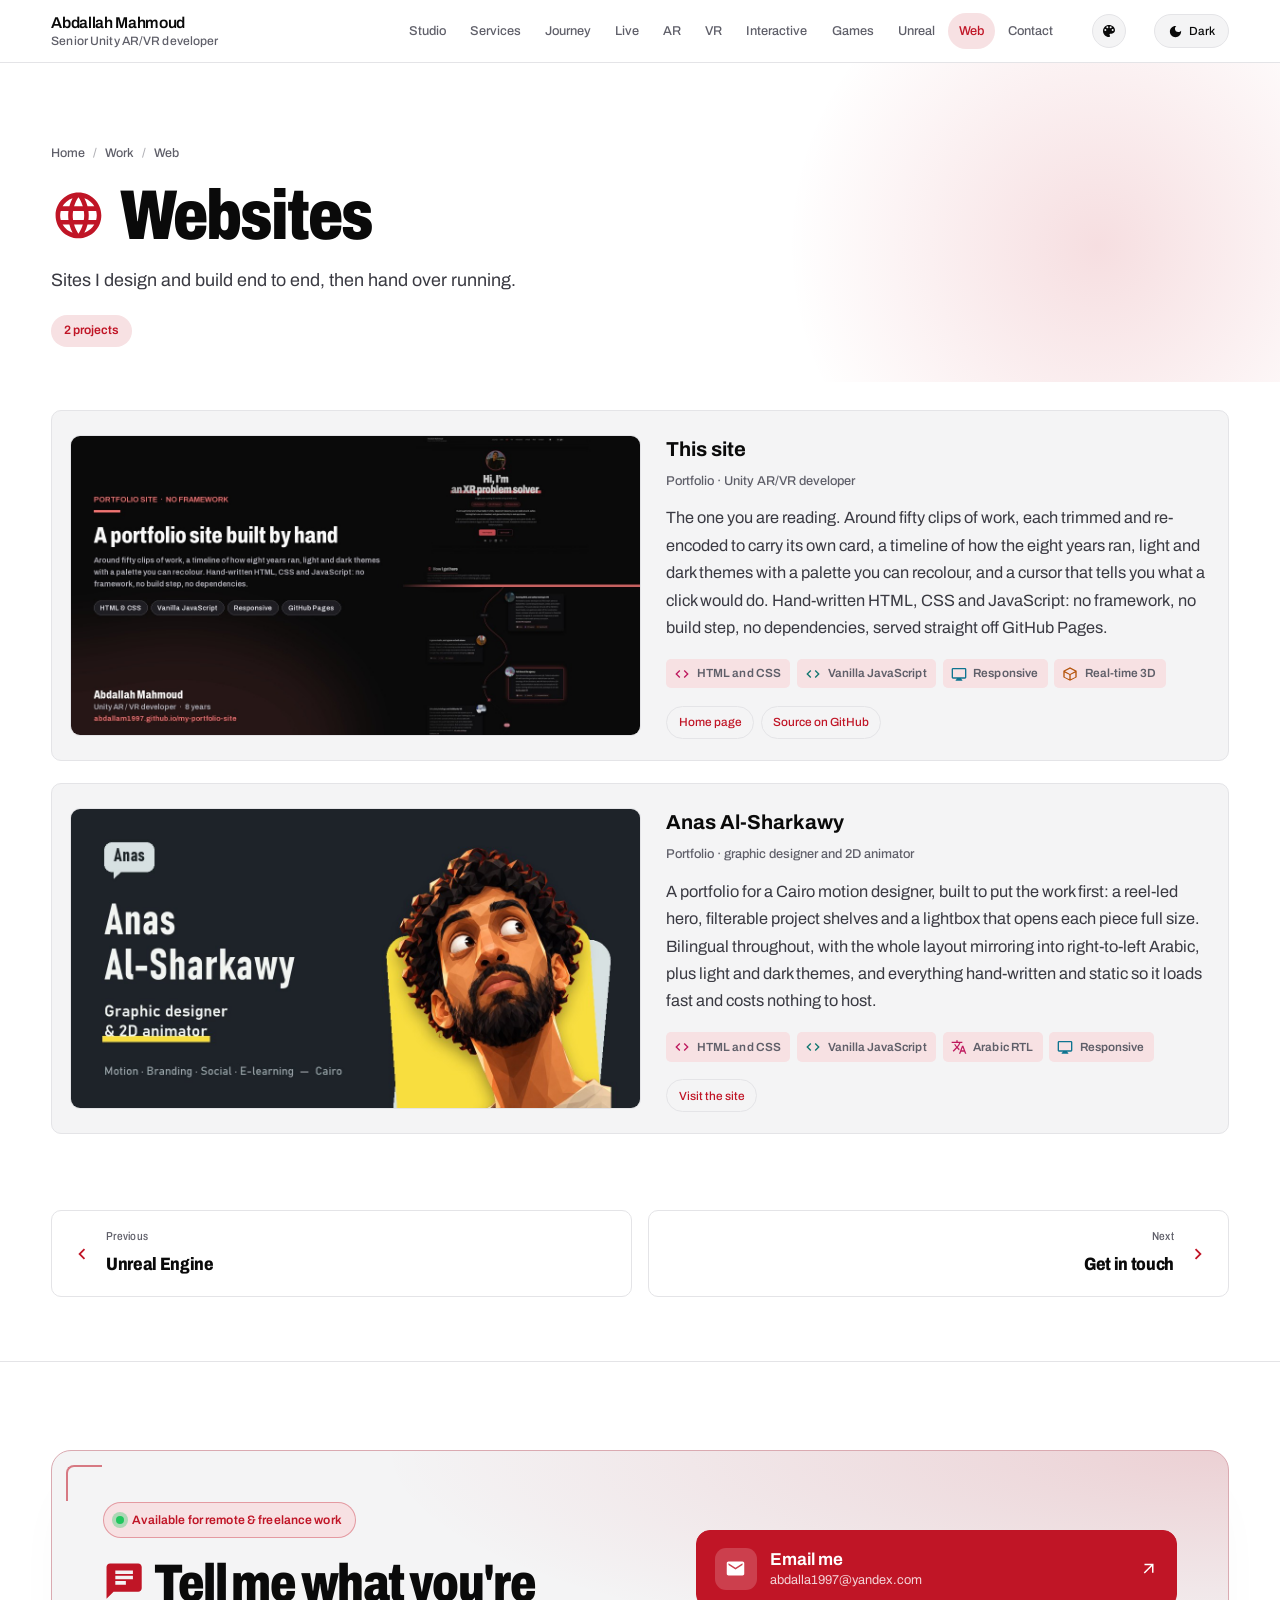
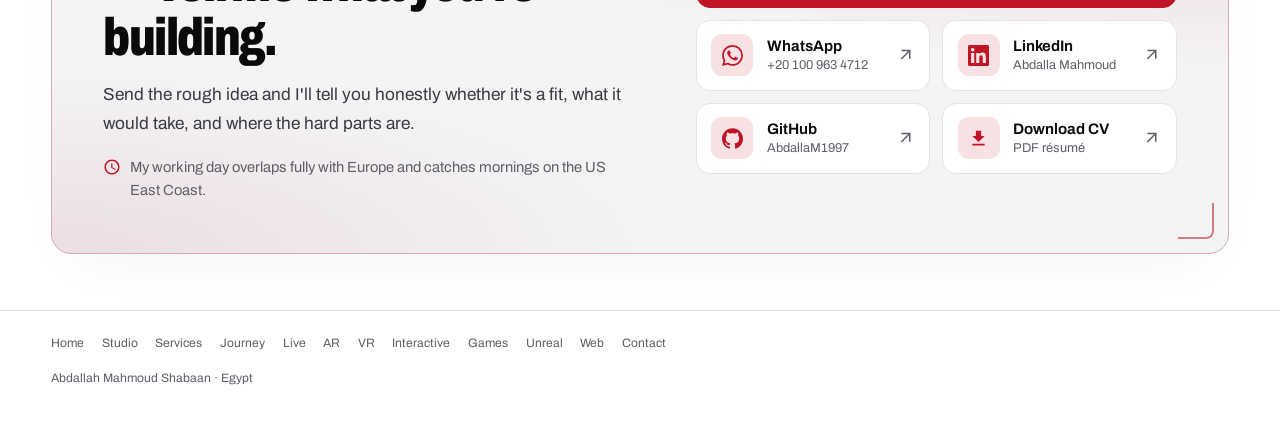
<file: websites.html>
<!DOCTYPE html>
<html lang="en">
<head>
<meta charset="utf-8">
<meta name="viewport" content="width=device-width, initial-scale=1">
<title>Websites · Abdallah Mahmoud</title>
<meta name="description" content="Websites Portfolios designed and hand-built end to end.">
<meta property="og:title" content="Websites · Abdallah Mahmoud">
<meta property="og:description" content="Websites Portfolios designed and hand-built end to end.">
<meta property="og:image" content="https://abdallam1997.github.io/my-portfolio-site/share-card.png">
<meta property="og:image:width" content="1200">
<meta property="og:image:height" content="630">
<meta property="og:image:alt" content="Abdallah Mahmoud, Unity AR/VR developer">
<meta property="og:site_name" content="Abdallah Mahmoud">
<meta property="og:type" content="website">
<meta property="og:url" content="https://abdallam1997.github.io/my-portfolio-site/websites.html">
<meta name="twitter:card" content="summary_large_image">
<meta name="twitter:title" content="Websites · Abdallah Mahmoud">
<meta name="twitter:description" content="Websites Portfolios designed and hand-built end to end.">
<meta name="twitter:image" content="https://abdallam1997.github.io/my-portfolio-site/share-card.png">
<link rel="canonical" href="https://abdallam1997.github.io/my-portfolio-site/websites.html">
<meta name="theme-color" content="#FFFFFF">
<link rel="icon" href="favicon.svg" type="image/svg+xml">
<link rel="icon" href="favicon.png" type="image/png" sizes="64x64">
<link rel="apple-touch-icon" href="apple-touch-icon.png">
<script>
// Runs before paint so a stored choice never flashes the wrong theme.
(function(){try{var t=localStorage.getItem('theme');
if(t==='dark'||t==='light')document.documentElement.setAttribute('data-theme',t);
var a=localStorage.getItem('accent');
if(a&&/^[a-z]+$/.test(a))document.documentElement.setAttribute('data-accent',a);}catch(e){}})();
</script>
<link rel="preconnect" href="https://fonts.googleapis.com">
<link rel="preconnect" href="https://fonts.gstatic.com" crossorigin>
<!-- Fonts load without blocking paint, so the page still appears instantly on
     networks where fonts.googleapis.com is slow or blocked. -->
<link rel="stylesheet" href="https://fonts.googleapis.com/css2?family=Archivo:wdth,wght@62..125,400..900&amp;display=swap" media="print" onload="this.media='all';this.onload=null">
<noscript><link rel="stylesheet" href="https://fonts.googleapis.com/css2?family=Archivo:wdth,wght@62..125,400..900&amp;display=swap"></noscript>
<!-- The version is bumped whenever styles.css changes: Pages caches assets for
     ten minutes, and without it a new page can load against the old stylesheet. -->
<link rel="preconnect" href="https://fonts.googleapis.com">
<link rel="preconnect" href="https://fonts.gstatic.com" crossorigin>
<!-- Fonts load without blocking paint, so the page still appears instantly on
     networks where fonts.googleapis.com is slow or blocked. -->
<link rel="stylesheet" href="https://fonts.googleapis.com/css2?family=Archivo:wdth,wght@62..125,400..900&amp;display=swap" media="print" onload="this.media='all';this.onload=null">
<noscript><link rel="stylesheet" href="https://fonts.googleapis.com/css2?family=Archivo:wdth,wght@62..125,400..900&amp;display=swap"></noscript>
<!-- The version is bumped whenever styles.css changes: Pages caches assets for
     ten minutes, and without it a new page can load against the old stylesheet. -->
<link rel="stylesheet" href="styles.css?v=20261102a">
</head>
<body>
<div class="progress" aria-hidden="true"></div>

<!-- Floating contact: shown once the top of the page is past, hidden again over #contact. -->
<div class="fab" id="fab">
  <div class="fab-menu" id="fabMenu">
    <a class="fab-item" href="https://wa.me/201009634712" target="_blank" rel="noopener">
      <svg viewBox="0 0 24 24" aria-hidden="true" focusable="false"><path d="M17.472 14.382c-.297-.149-1.758-.867-2.03-.967-.273-.099-.471-.148-.67.15-.197.297-.767.966-.94 1.164-.173.199-.347.223-.644.075-.297-.15-1.255-.463-2.39-1.475-.883-.788-1.48-1.761-1.653-2.059-.173-.297-.018-.458.13-.606.134-.133.298-.347.446-.52.149-.174.198-.298.298-.497.099-.198.05-.371-.025-.52-.075-.149-.669-1.612-.916-2.207-.242-.579-.487-.5-.669-.51-.173-.008-.371-.01-.57-.01-.198 0-.52.074-.792.372-.272.297-1.04 1.016-1.04 2.479 0 1.462 1.065 2.875 1.213 3.074.149.198 2.096 3.2 5.077 4.487.709.306 1.262.489 1.694.625.712.227 1.36.195 1.872.118.571-.085 1.758-.719 2.006-1.413.248-.694.248-1.289.173-1.413-.074-.124-.272-.198-.57-.347m-5.421 7.403h-.004a9.87 9.87 0 01-5.031-1.378l-.361-.214-3.741.982.998-3.648-.235-.374a9.86 9.86 0 01-1.51-5.26c.001-5.45 4.436-9.884 9.888-9.884 2.64 0 5.122 1.03 6.988 2.898a9.825 9.825 0 012.893 6.994c-.003 5.45-4.437 9.884-9.885 9.884m8.413-18.297A11.815 11.815 0 0012.05 0C5.495 0 .16 5.335.157 11.892c0 2.096.547 4.142 1.588 5.945L.057 24l6.305-1.654a11.882 11.882 0 005.683 1.448h.005c6.554 0 11.89-5.335 11.893-11.893a11.821 11.821 0 00-3.48-8.413z"/></svg>WhatsApp</a>
    <a class="fab-item" href="mailto:abdalla1997@yandex.com">
      <svg viewBox="0 0 24 24" aria-hidden="true" focusable="false"><path d="M20 4H4c-1.1 0-1.99.9-1.99 2L2 18c0 1.1.9 2 2 2h16c1.1 0 2-.9 2-2V6c0-1.1-.9-2-2-2zm0 4l-8 5-8-5V6l8 5 8-5v2z"/></svg>Email</a>
    <a class="fab-item" href="tel:+201009634712">
      <svg viewBox="0 0 24 24" aria-hidden="true" focusable="false"><path d="M6.62 10.79a15.05 15.05 0 006.59 6.59l2.2-2.2c.27-.27.67-.36 1.02-.24 1.12.37 2.33.57 3.57.57.55 0 1 .45 1 1V20c0 .55-.45 1-1 1-9.39 0-17-7.61-17-17 0-.55.45-1 1-1h3.5c.55 0 1 .45 1 1 0 1.25.2 2.45.57 3.57.11.35.03.74-.25 1.02l-2.2 2.2z"/></svg>Call +20 100 963 4712</a>
  </div>
  <button class="fab-btn" id="fabBtn" type="button" aria-expanded="false" aria-controls="fabMenu" aria-label="Contact me">
    <svg class="i-chat" viewBox="0 0 24 24" aria-hidden="true" focusable="false"><path d="M20 2H4c-1.1 0-2 .9-2 2v18l4-4h14c1.1 0 2-.9 2-2V4c0-1.1-.9-2-2-2zM7 9h10v2H7V9zm6 5H7v-2h6v2zm4-6H7V6h10v2z"/></svg>
    <svg class="i-close" viewBox="0 0 24 24" aria-hidden="true" focusable="false"><path d="M19 6.41L17.59 5 12 10.59 6.41 5 5 6.41 10.59 12 5 17.59 6.41 19 12 13.41 17.59 19 19 17.59 13.41 12z"/></svg>
  </button>
</div>


<header class="masthead">
  <div class="wrap">
    <a class="brand" href="index.html">
      <span class="wordmark">Abdallah Mahmoud</span>
      <span class="where">Senior Unity AR/VR developer</span>
    </a>
    <span class="spring"></span>
    <button type="button" class="navtoggle" aria-label="Open menu" aria-expanded="false" aria-controls="mainnav"><svg viewBox="0 0 24 24" aria-hidden="true" focusable="false"><path class="bar1" d="M4 12h16"/><path class="bar2" d="M4 12h16"/><path class="bar3" d="M4 12h16"/></svg></button>
    <nav class="mainnav" id="mainnav" aria-label="Pages">
      <a href="index.html#studio">Studio</a>
      <a href="index.html#services">Services</a>
      <a href="index.html#journey">Journey</a>
      <a href="index.html#live">Live</a>
      <a href="ar.html">AR</a>
      <a href="vr.html">VR</a>
      <a href="interactive.html">Interactive</a>
      <a href="games.html">Games</a>
      <a href="unreal.html">Unreal</a>
      <a href="websites.html" class="here" aria-current="page">Web</a>
      <a href="index.html#contact">Contact</a>
    </nav>
    <span class="pickwrap"><button type="button" class="palette" aria-label="Change accent colour" aria-expanded="false" aria-haspopup="true" aria-controls="swatches"><svg viewBox="0 0 24 24" aria-hidden="true" focusable="false"><path d="M12 3c-4.97 0-9 4.03-9 9s4.03 9 9 9c.83 0 1.5-.67 1.5-1.5 0-.39-.15-.74-.39-1.01-.23-.26-.38-.61-.38-.99 0-.83.67-1.5 1.5-1.5H16c2.76 0 5-2.24 5-5 0-4.42-4.03-8-9-8zm-5.5 9a1.5 1.5 0 1 1 0-3 1.5 1.5 0 0 1 0 3zm3-4a1.5 1.5 0 1 1 0-3 1.5 1.5 0 0 1 0 3zm5 0a1.5 1.5 0 1 1 0-3 1.5 1.5 0 0 1 0 3zm3 4a1.5 1.5 0 1 1 0-3 1.5 1.5 0 0 1 0 3z"/></svg></button><div class="swatches" id="swatches" role="group" aria-label="Accent colour"><button type="button" data-accent="red" style="--sw:#C01526" aria-pressed="false" aria-label="Red" title="Red"></button><button type="button" data-accent="orange" style="--sw:#B45309" aria-pressed="false" aria-label="Orange" title="Orange"></button><button type="button" data-accent="green" style="--sw:#15803D" aria-pressed="false" aria-label="Green" title="Green"></button><button type="button" data-accent="teal" style="--sw:#0F766E" aria-pressed="false" aria-label="Teal" title="Teal"></button><button type="button" data-accent="blue" style="--sw:#1D4ED8" aria-pressed="false" aria-label="Blue" title="Blue"></button><button type="button" data-accent="purple" style="--sw:#6D28D9" aria-pressed="false" aria-label="Purple" title="Purple"></button><button type="button" data-accent="magenta" style="--sw:#A21CAF" aria-pressed="false" aria-label="Magenta" title="Magenta"></button></div></span>
    <button type="button" class="theme" aria-label="Switch to dark theme"><svg class="i-moon" viewBox="0 0 24 24" aria-hidden="true" focusable="false"><path d="M12 3c-4.97 0-9 4.03-9 9s4.03 9 9 9 9-4.03 9-9c0-.46-.04-.92-.1-1.36-.98 1.37-2.58 2.26-4.4 2.26-2.98 0-5.4-2.42-5.4-5.4 0-1.81.89-3.42 2.26-4.4-.44-.06-.9-.1-1.36-.1z"/></svg><span class="lab lab-light">Dark</span><svg class="i-sun" viewBox="0 0 24 24" aria-hidden="true" focusable="false"><path d="M12 7c-2.76 0-5 2.24-5 5s2.24 5 5 5 5-2.24 5-5-2.24-5-5-5zM2 13h2c.55 0 1-.45 1-1s-.45-1-1-1H2c-.55 0-1 .45-1 1s.45 1 1 1zm18 0h2c.55 0 1-.45 1-1s-.45-1-1-1h-2c-.55 0-1 .45-1 1s.45 1 1 1zM11 2v2c0 .55.45 1 1 1s1-.45 1-1V2c0-.55-.45-1-1-1s-1 .45-1 1zm0 18v2c0 .55.45 1 1 1s1-.45 1-1v-2c0-.55-.45-1-1-1s-1 .45-1 1zM5.99 4.58a.996.996 0 00-1.41 0 .996.996 0 000 1.41l1.06 1.06c.39.39 1.03.39 1.41 0s.39-1.03 0-1.41L5.99 4.58zm12.37 12.37a.996.996 0 00-1.41 0 .996.996 0 000 1.41l1.06 1.06c.39.39 1.03.39 1.41 0a.996.996 0 000-1.41l-1.06-1.06zm1.06-10.96a.996.996 0 000-1.41.996.996 0 00-1.41 0l-1.06 1.06c-.39.39-.39 1.03 0 1.41s1.03.39 1.41 0l1.06-1.06zM7.05 18.36a.996.996 0 000-1.41.996.996 0 00-1.41 0l-1.06 1.06c-.39.39-.39 1.03 0 1.41s1.03.39 1.41 0l1.06-1.06z"/></svg><span class="lab lab-dark">Light</span></button>
  </div>
</header>

<main id="top">
<section class="pagehead">
  <div class="wrap">
    <p class="crumbs"><a href="index.html">Home</a><span aria-hidden="true">/</span><a href="index.html#work">Work</a><span aria-hidden="true">/</span>Web</p>
    <h1><svg class="ico" viewBox="0 0 24 24" aria-hidden="true" focusable="false"><path d="M12 2C6.48 2 2 6.48 2 12s4.48 10 10 10 10-4.48 10-10S17.52 2 12 2zm6.93 6h-2.95a15.65 15.65 0 0 0-1.38-3.56A8.03 8.03 0 0 1 18.93 8zM12 4.04c.83 1.2 1.48 2.53 1.91 3.96h-3.82c.43-1.43 1.08-2.76 1.91-3.96zM4.26 14C4.1 13.36 4 12.69 4 12s.1-1.36.26-2h3.38c-.08.66-.14 1.32-.14 2s.06 1.34.14 2H4.26zm.82 2h2.95c.32 1.25.78 2.45 1.38 3.56A7.99 7.99 0 0 1 5.08 16zm2.95-8H5.08a7.99 7.99 0 0 1 4.33-3.56A15.65 15.65 0 0 0 8.03 8zM12 19.96c-.83-1.2-1.48-2.53-1.91-3.96h3.82c-.43 1.43-1.08 2.76-1.91 3.96zM14.34 14H9.66c-.09-.66-.16-1.32-.16-2s.07-1.35.16-2h4.68c.09.65.16 1.32.16 2s-.07 1.34-.16 2zm.25 5.56c.6-1.11 1.06-2.31 1.38-3.56h2.95a8.03 8.03 0 0 1-4.33 3.56zM16.36 14c.08-.66.14-1.32.14-2s-.06-1.34-.14-2h3.38c.16.64.26 1.31.26 2s-.1 1.36-.26 2h-3.38z"/></svg>Websites</h1>
    <p class="lead">Sites I design and build end to end, then hand over running.</p>
    <p class="count">2 projects</p>
  </div>
</section>

<section class="band" id="sites">
  <div class="wrap">
    <div class="sites">
      <article>
        <a class="shot" href="https://abdallam1997.github.io/my-portfolio-site/" target="_blank" rel="noopener">
          <img src="media/site-self.jpg" alt="The site you are reading now" loading="lazy" decoding="async" width="1200" height="630">
        </a>
        <div class="copy">
          <h3>This site</h3>
          <p class="role">Portfolio &middot; Unity AR/VR developer</p>
          <p class="blurb">The one you are reading. Around fifty clips of work, each trimmed and re-encoded to carry its own card, a timeline of how the eight years ran, light and dark themes with a palette you can recolour, and a cursor that tells you what a click would do. Hand-written HTML, CSS and JavaScript: no framework, no build step, no dependencies, served straight off GitHub Pages.</p>
          <ul class="stack">
            <li data-c="ui"><svg class="tico" viewBox="0 0 24 24" aria-hidden="true" focusable="false"><path d="M9.4 16.6L4.8 12l4.6-4.6L8 6l-6 6 6 6 1.4-1.4zm5.2 0l4.6-4.6-4.6-4.6L16 6l6 6-6 6-1.4-1.4z"/></svg>HTML and CSS</li><li data-c="sys"><svg class="tico" viewBox="0 0 24 24" aria-hidden="true" focusable="false"><path d="M9.4 16.6L4.8 12l4.6-4.6L8 6l-6 6 6 6 1.4-1.4zm5.2 0l4.6-4.6-4.6-4.6L16 6l6 6-6 6-1.4-1.4z"/></svg>Vanilla JavaScript</li><li data-c="ar"><svg class="tico" viewBox="0 0 24 24" aria-hidden="true" focusable="false"><path d="M21 3H3c-1.1 0-2 .9-2 2v12c0 1.1.9 2 2 2h6l-2 2v1h10v-1l-2-2h6c1.1 0 2-.9 2-2V5c0-1.1-.9-2-2-2zm0 14H3V5h18v12z"/></svg>Responsive</li><li data-c="gfx"><svg class="tico" viewBox="0 0 24 24" aria-hidden="true" focusable="false"><path d="M12 2L2 7v10l10 5 10-5V7L12 2zm0 2.18L19.5 8 12 11.82 4.5 8 12 4.18zM4 9.62l7 3.5v6.76l-7-3.5V9.62zm9 10.26v-6.76l7-3.5v6.76l-7 3.5z"/></svg>Real-time 3D</li>
          </ul>
          <div class="links">
            <a href="index.html">Home page</a>
            <a href="https://github.com/AbdallaM1997" target="_blank" rel="noopener">Source on GitHub</a>
          </div>
        </div>
      </article>
      <article>
        <a class="shot" href="https://anasalsharkawy.github.io/my-portfolio-site/" target="_blank" rel="noopener">
          <img src="media/site-anas.jpg" alt="The Anas Al-Sharkawy portfolio home page" loading="lazy" decoding="async" width="1200" height="630">
        </a>
        <div class="copy">
          <h3>Anas Al-Sharkawy</h3>
          <p class="role">Portfolio &middot; graphic designer and 2D animator</p>
          <p class="blurb">A portfolio for a Cairo motion designer, built to put the work first: a reel-led hero, filterable project shelves and a lightbox that opens each piece full size. Bilingual throughout, with the whole layout mirroring into right-to-left Arabic, plus light and dark themes, and everything hand-written and static so it loads fast and costs nothing to host.</p>
          <ul class="stack">
            <li data-c="ui"><svg class="tico" viewBox="0 0 24 24" aria-hidden="true" focusable="false"><path d="M9.4 16.6L4.8 12l4.6-4.6L8 6l-6 6 6 6 1.4-1.4zm5.2 0l4.6-4.6-4.6-4.6L16 6l6 6-6 6-1.4-1.4z"/></svg>HTML and CSS</li><li data-c="sys"><svg class="tico" viewBox="0 0 24 24" aria-hidden="true" focusable="false"><path d="M9.4 16.6L4.8 12l4.6-4.6L8 6l-6 6 6 6 1.4-1.4zm5.2 0l4.6-4.6-4.6-4.6L16 6l6 6-6 6-1.4-1.4z"/></svg>Vanilla JavaScript</li><li data-c="ui"><svg class="tico" viewBox="0 0 24 24" aria-hidden="true" focusable="false"><path d="M12.87 15.07l-2.54-2.51.03-.03A17.52 17.52 0 0 0 14.07 6H17V4h-7V2H8v2H1v2h11.17C11.5 7.92 10.44 9.75 9 11.35 8.07 10.32 7.3 9.19 6.69 8h-2c.73 1.63 1.73 3.17 2.98 4.56l-5.09 5.02L4 19l5-5 3.11 3.11.76-2.04zM18.5 10h-2L12 22h2l1.12-3h4.75L21 22h2l-4.5-12zm-2.62 7l1.62-4.33L19.12 17h-3.24z"/></svg>Arabic RTL</li><li data-c="ar"><svg class="tico" viewBox="0 0 24 24" aria-hidden="true" focusable="false"><path d="M21 3H3c-1.1 0-2 .9-2 2v12c0 1.1.9 2 2 2h6l-2 2v1h10v-1l-2-2h6c1.1 0 2-.9 2-2V5c0-1.1-.9-2-2-2zm0 14H3V5h18v12z"/></svg>Responsive</li>
          </ul>
          <div class="links">
            <a href="https://anasalsharkawy.github.io/my-portfolio-site/" target="_blank" rel="noopener">Visit the site</a>
          </div>
        </div>
      </article>
    </div>
  </div>
</section>

<nav class="pager wrap" aria-label="More work">
  <a class="prev" href="unreal.html"><svg viewBox="0 0 24 24" aria-hidden="true" focusable="false"><path d="M15.4 7.4L14 6l-6 6 6 6 1.4-1.4L10.8 12z"/></svg><span><small>Previous</small>Unreal Engine</span></a>
  <a class="next" href="index.html#contact"><span><small>Next</small>Get in touch</span><svg viewBox="0 0 24 24" aria-hidden="true" focusable="false"><path d="M8.6 7.4L10 6l6 6-6 6-1.4-1.4L13.2 12z"/></svg></a>
</nav>

<section class="contact wrap" id="contact">
  <div class="contact-card">
    <div class="contact-copy">
      <p class="avail"><span class="pulse" aria-hidden="true"></span>Available for remote &amp; freelance work</p>
      <h2><svg class="ico" viewBox="0 0 24 24" aria-hidden="true" focusable="false"><path d="M20 2H4c-1.1 0-2 .9-2 2v18l4-4h14c1.1 0 2-.9 2-2V4c0-1.1-.9-2-2-2zM7 9h10v2H7V9zm6 5H7v-2h6v2zm4-6H7V6h10v2z"/></svg>Tell me what you're building.</h2>
      <p class="pitch">Send the rough idea and I'll tell you honestly whether it's a fit, what it would take, and where the hard parts are.</p>
      <p class="hours"><svg viewBox="0 0 24 24" aria-hidden="true" focusable="false"><path d="M11.99 2C6.47 2 2 6.48 2 12s4.47 10 9.99 10C17.52 22 22 17.52 22 12S17.52 2 11.99 2zM12 20c-4.42 0-8-3.58-8-8s3.58-8 8-8 8 3.58 8 8-3.58 8-8 8zm.5-13H11v6l5.25 3.15.75-1.23-4.5-2.67z"/></svg>My working day overlaps fully with Europe and catches mornings on the US East Coast.</p>
    </div>
    <ul class="contact-links">
      <li><a class="tile primary" href="mailto:abdalla1997@yandex.com"><span class="ic"><svg viewBox="0 0 24 24" aria-hidden="true" focusable="false"><path d="M20 4H4c-1.1 0-1.99.9-1.99 2L2 18c0 1.1.9 2 2 2h16c1.1 0 2-.9 2-2V6c0-1.1-.9-2-2-2zm0 4l-8 5-8-5V6l8 5 8-5v2z"/></svg></span><span class="txt"><strong>Email me</strong><small>abdalla1997@yandex.com</small></span><span class="go"><svg viewBox="0 0 24 24" aria-hidden="true" focusable="false"><path d="M6.4 18 5 16.6 14.6 7H6V5h12v12h-2V8.4z"/></svg></span></a></li>
      <li><a class="tile" href="https://wa.me/201009634712"><span class="ic"><svg viewBox="0 0 24 24" aria-hidden="true" focusable="false"><path d="M17.472 14.382c-.297-.149-1.758-.867-2.03-.967-.273-.099-.471-.148-.67.15-.197.297-.767.966-.94 1.164-.173.199-.347.223-.644.075-.297-.15-1.255-.463-2.39-1.475-.883-.788-1.48-1.761-1.653-2.059-.173-.297-.018-.458.13-.606.134-.133.298-.347.446-.52.149-.174.198-.298.298-.497.099-.198.05-.371-.025-.52-.075-.149-.669-1.612-.916-2.207-.242-.579-.487-.5-.669-.51-.173-.008-.371-.01-.57-.01-.198 0-.52.074-.792.372-.272.297-1.04 1.016-1.04 2.479 0 1.462 1.065 2.875 1.213 3.074.149.198 2.096 3.2 5.077 4.487.709.306 1.262.489 1.694.625.712.227 1.36.195 1.872.118.571-.085 1.758-.719 2.006-1.413.248-.694.248-1.289.173-1.413-.074-.124-.272-.198-.57-.347m-5.421 7.403h-.004a9.87 9.87 0 01-5.031-1.378l-.361-.214-3.741.982.998-3.648-.235-.374a9.86 9.86 0 01-1.51-5.26c.001-5.45 4.436-9.884 9.888-9.884 2.64 0 5.122 1.03 6.988 2.898a9.825 9.825 0 012.893 6.994c-.003 5.45-4.437 9.884-9.885 9.884m8.413-18.297A11.815 11.815 0 0012.05 0C5.495 0 .16 5.335.157 11.892c0 2.096.547 4.142 1.588 5.945L.057 24l6.305-1.654a11.882 11.882 0 005.683 1.448h.005c6.554 0 11.89-5.335 11.893-11.893a11.821 11.821 0 00-3.48-8.413z"/></svg></span><span class="txt"><strong>WhatsApp</strong><small>+20 100 963 4712</small></span><span class="go"><svg viewBox="0 0 24 24" aria-hidden="true" focusable="false"><path d="M6.4 18 5 16.6 14.6 7H6V5h12v12h-2V8.4z"/></svg></span></a></li>
      <li><a class="tile" href="https://www.linkedin.com/in/abdalla-mahmoud-8b60b8194/"><span class="ic"><svg viewBox="0 0 24 24" aria-hidden="true" focusable="false"><path d="M20.447 20.452h-3.554v-5.569c0-1.328-.027-3.037-1.852-3.037-1.853 0-2.136 1.445-2.136 2.939v5.667H9.351V9h3.414v1.561h.046c.477-.9 1.637-1.85 3.37-1.85 3.601 0 4.267 2.37 4.267 5.455v6.286zM5.337 7.433c-1.144 0-2.063-.926-2.063-2.065 0-1.138.92-2.063 2.063-2.063 1.14 0 2.064.925 2.064 2.063 0 1.139-.925 2.065-2.064 2.065zm1.782 13.019H3.555V9h3.564v11.452zM22.225 0H1.771C.792 0 0 .774 0 1.729v20.542C0 23.227.792 24 1.771 24h20.451C23.2 24 24 23.227 24 22.271V1.729C24 .774 23.2 0 22.225 0z"/></svg></span><span class="txt"><strong>LinkedIn</strong><small>Abdalla Mahmoud</small></span><span class="go"><svg viewBox="0 0 24 24" aria-hidden="true" focusable="false"><path d="M6.4 18 5 16.6 14.6 7H6V5h12v12h-2V8.4z"/></svg></span></a></li>
      <li><a class="tile" href="https://github.com/AbdallaM1997"><span class="ic"><svg viewBox="0 0 24 24" aria-hidden="true" focusable="false"><path d="M12 .297c-6.63 0-12 5.373-12 12 0 5.303 3.438 9.8 8.205 11.385.6.113.82-.258.82-.577 0-.285-.01-1.04-.015-2.04-3.338.724-4.042-1.61-4.042-1.61C4.422 18.07 3.633 17.7 3.633 17.7c-1.087-.744.084-.729.084-.729 1.205.084 1.838 1.236 1.838 1.236 1.07 1.835 2.809 1.305 3.495.998.108-.776.417-1.305.76-1.605-2.665-.3-5.466-1.332-5.466-5.93 0-1.31.465-2.38 1.235-3.22-.135-.303-.54-1.523.105-3.176 0 0 1.005-.322 3.3 1.23.96-.267 1.98-.399 3-.405 1.02.006 2.04.138 3 .405 2.28-1.552 3.285-1.23 3.285-1.23.645 1.653.24 2.873.12 3.176.765.84 1.23 1.91 1.23 3.22 0 4.61-2.805 5.625-5.475 5.92.42.36.81 1.096.81 2.22 0 1.606-.015 2.896-.015 3.286 0 .315.21.69.825.57C20.565 22.092 24 17.592 24 12.297c0-6.627-5.373-12-12-12"/></svg></span><span class="txt"><strong>GitHub</strong><small>AbdallaM1997</small></span><span class="go"><svg viewBox="0 0 24 24" aria-hidden="true" focusable="false"><path d="M6.4 18 5 16.6 14.6 7H6V5h12v12h-2V8.4z"/></svg></span></a></li>
      <li><a class="tile" href="Abdallah_Mahmoud_Resume.pdf" download><span class="ic"><svg viewBox="0 0 24 24" aria-hidden="true" focusable="false"><path d="M19 9h-4V3H9v6H5l7 7 7-7zM5 18v2h14v-2H5z"/></svg></span><span class="txt"><strong>Download CV</strong><small>PDF résumé</small></span><span class="go"><svg viewBox="0 0 24 24" aria-hidden="true" focusable="false"><path d="M6.4 18 5 16.6 14.6 7H6V5h12v12h-2V8.4z"/></svg></span></a></li>
    </ul>
  </div>
</section>
</main>

<footer class="wrap">
  <nav class="footnav" aria-label="Pages">
    <a href="index.html">Home</a>
    <a href="index.html#studio">Studio</a>
    <a href="index.html#services">Services</a>
    <a href="index.html#journey">Journey</a>
    <a href="index.html#live">Live</a>
    <a href="ar.html">AR</a>
    <a href="vr.html">VR</a>
    <a href="interactive.html">Interactive</a>
    <a href="games.html">Games</a>
    <a href="unreal.html">Unreal</a>
    <a href="websites.html">Web</a>
    <a href="index.html#contact">Contact</a>
  </nav>
  <p>Abdallah Mahmoud Shabaan &middot; Egypt</p>
</footer>

<script src="site.js?v=20261015a"></script>
</body>
</html>
</file>
<file: styles.css>
/* The palette is registered so the colours themselves can animate: on a
   theme change every rule that reads one of these variables, gradients
   included, is repainted each frame rather than snapping. */
@property --ground{syntax:"<color>";inherits:true;initial-value:#FFFFFF}
@property --ground-2{syntax:"<color>";inherits:true;initial-value:#F4F4F5}
@property --ink{syntax:"<color>";inherits:true;initial-value:#0A0A0A}
@property --teal{syntax:"<color>";inherits:true;initial-value:#C01526}
@property --clay{syntax:"<color>";inherits:true;initial-value:#9F1239}
@property --ink-2{syntax:"<color>";inherits:true;initial-value:#3A3A42}
@property --mute{syntax:"<color>";inherits:true;initial-value:#5F5F69}
@property --screen{syntax:"<color>";inherits:true;initial-value:#0A0A0A}
@property --line{syntax:"<color>";inherits:true;initial-value:#E4E4E7}
@property --shadow{syntax:"<color>";inherits:true;initial-value:rgba(10,10,10,.07)}
@property --tint{syntax:"<color>";inherits:true;initial-value:#EEEEFB}
@property --scrim{syntax:"<color>";inherits:true;initial-value:rgba(255,255,255,.90)}

:root{
  --ground:#FFFFFF;
  --ground-2:#F4F4F5;
  --ink:#0A0A0A;
  --ink-2:#3A3A42;         /* body copy that sits under a heading */
  --teal:#C01526;          /* accent */
  --clay:#9F1239;          /* accent 2 */
  --mute:#5F5F69;
  --screen:#0A0A0A;
  --line:#E4E4E7;
  --measure:37rem;
  --shadow:rgba(10,10,10,.07);
  --r:10px;                /* corner radius */
  /* accent wash behind pills and icon tiles: mixed from the accent so it
     follows both the chosen palette and the current theme */
  --tint:color-mix(in srgb, var(--teal) 13%, var(--ground));
  --scrim:rgba(255,255,255,.90);
  color-scheme:light;
  --display:"Archivo","Helvetica Neue",Arial,sans-serif;
  --head:"Archivo","Arial Narrow","Helvetica Neue",Arial,sans-serif;
  --body:"Archivo","Helvetica Neue",Arial,sans-serif;
}

/* Dark values live in one block, applied either by the system preference
   (unless the visitor explicitly chose light) or by an explicit choice. */
@media (prefers-color-scheme:dark){
  :root:not([data-theme="light"]){
    --ground:#0A0A0A;
    --ground-2:#141416;
    --ink:#FAFAFA;
    --ink-2:#D4D4DC;
    --teal:#F87171;
    --clay:#FDA4AF;
    --mute:#A1A1AA;
    --screen:#000000;
    --line:#26262B;
    --shadow:rgba(0,0,0,.6);
    --tint:color-mix(in srgb, var(--teal) 17%, var(--ground));
    --scrim:rgba(10,10,10,.87);
    color-scheme:dark;
  }
}
:root[data-theme="dark"]{
  --ground:#0A0A0A;
  --ground-2:#141416;
  --ink:#FAFAFA;
  --ink-2:#D4D4DC;
  --teal:#F87171;
  --clay:#FDA4AF;
  --mute:#A1A1AA;
  --screen:#000000;
  --line:#26262B;
  --shadow:rgba(0,0,0,.6);
  --tint:color-mix(in srgb, var(--teal) 17%, var(--ground));
  --scrim:rgba(10,10,10,.87);
  color-scheme:dark;
}

*{box-sizing:border-box}
html{-webkit-text-size-adjust:100%}
body{
  margin:0;
  background:var(--ground);
  color:var(--ink);
  font-family:var(--body);
  font-variation-settings:"wdth" 100;
  font-size:1.08rem;
  line-height:1.72;
  font-weight:400;
}
img,video{display:block;max-width:100%}
a{color:inherit}

.wrap{width:100%;max-width:100%;
  padding-inline:clamp(1.25rem,4vw,4rem)}

/* ---------- masthead ---------- */
.masthead{
  border-bottom:1px solid var(--line);
  position:sticky;top:0;z-index:20;
  /* opaque first: browsers without color-mix keep this and stay readable */
  background:var(--ground);
  background:color-mix(in srgb,var(--ground) 92%,transparent);
  -webkit-backdrop-filter:blur(8px);backdrop-filter:blur(8px);
}
.masthead .wrap{
  display:flex;align-items:center;gap:1.25rem;
  padding-block:.7rem;flex-wrap:wrap;
}
.brand{
  display:flex;flex-direction:column;gap:.1rem;
  text-decoration:none;color:inherit;
  border-radius:8px;padding:.15rem .3rem;margin-left:-.3rem;
  transition:background .14s ease;
}
.brand:hover{background:var(--ground-2)}
.wordmark{
  font-family:var(--display);font-weight:600;letter-spacing:-.02em;
  font-size:.98rem;margin:0;line-height:1.2;
}
.masthead .where{font-family:var(--display);font-size:.76rem;font-weight:500;letter-spacing:.01em;color:var(--mute);margin:0;line-height:1.2}
.brand:hover .where{color:var(--teal)}
.masthead .spring{margin-left:auto}
/* ---------- header nav ---------- */
.mainnav{display:flex;align-items:center;gap:.15rem;align-self:center;flex-wrap:wrap}
.mainnav a{
  font-family:var(--display);font-size:.8rem;font-weight:500;
  text-decoration:none;color:var(--mute);
  padding:.42rem .68rem;border-radius:999px;
  transition:color .14s ease,background .14s ease;
}
.mainnav a:hover{color:var(--ink);background:var(--ground-2)}
.mainnav a.here{color:var(--teal);background:var(--tint)}
/* the hamburger only exists on phones; see the 640px block below */
.navtoggle{display:none}
/* the masthead is sticky, so anchors must not land under it */
section[id],article[id]{scroll-margin-top:78px}
@media (max-width:640px){section[id],article[id]{scroll-margin-top:96px}}
.masthead .theme{
  display:inline-flex;align-items:center;justify-content:center;gap:.4rem;
  height:34px;padding:0 .8rem;margin-left:.5rem;
  font-family:var(--display);font-size:.74rem;font-weight:500;
  background:var(--ground-2);border:1px solid var(--line);color:var(--ink);
  border-radius:999px;cursor:pointer;white-space:nowrap;
  transition:background .14s ease,color .14s ease,border-color .14s ease,transform .14s ease;
}
.masthead .theme:hover{background:var(--teal);color:var(--ground);border-color:var(--teal);transform:translateY(-1px)}
.masthead .theme svg{width:15px;height:15px;fill:currentColor;display:block;flex:none}
.masthead .theme .lab-dark{display:none}
:root[data-theme="dark"] .masthead .theme .lab-light{display:none}
:root[data-theme="dark"] .masthead .theme .lab-dark{display:inline-block}
.masthead .theme .i-sun{display:none}
:root[data-theme="dark"] .masthead .theme .i-sun{display:block}
:root[data-theme="dark"] .masthead .theme .i-moon{display:none}
@media (prefers-color-scheme:dark){
  :root:not([data-theme="light"]) .masthead .theme .lab-light{display:none}
  :root:not([data-theme="light"]) .masthead .theme .lab-dark{display:inline-block}
  :root:not([data-theme="light"]) .masthead .theme .i-sun{display:block}
  :root:not([data-theme="light"]) .masthead .theme .i-moon{display:none}
}

/* ---------- hero ---------- */
.hero{position:relative;overflow:hidden}
.hero-bg{position:absolute;top:0;left:0;right:0;bottom:0;z-index:0;pointer-events:none}
.hero-bg video{
  width:100%;height:100%;object-fit:cover;display:block;
  /* a little blur hides compression in a clip encoded for size, and keeps
     the montage from competing with the copy on top of it */
  filter:blur(2px) saturate(.9);transform:scale(1.05);
}
.hero-bg::after{
  content:"";position:absolute;top:0;left:0;right:0;bottom:0;
  /* flat scrim for a guaranteed contrast floor, plus a gradient that closes
     the top and bottom edges into the page */
  background:linear-gradient(var(--ground), transparent 18%, transparent 82%, var(--ground)), var(--scrim);
}
@media (prefers-reduced-motion:reduce){ .hero-bg{display:none} }
.hero .wrap{position:relative;z-index:1;
  min-height:calc(100svh - 62px);
  display:flex;flex-direction:column;align-items:center;justify-content:center;
  text-align:center;gap:0;
  padding-block:clamp(2.5rem,6vw,4rem) clamp(3rem,7vw,5rem);
}
.avatar{
  width:clamp(116px,15vw,168px);aspect-ratio:1;border-radius:50%;
  border:3px solid var(--teal);background:var(--ground-2);
  margin:0 0 clamp(1.2rem,3vw,1.9rem);flex:none;
  padding:0;cursor:pointer;perspective:750px;
  transition:border-color .2s ease,transform .2s ease;
}
.avatar:hover{transform:translateY(-2px);border-color:var(--clay)}
.avatar-inner{
  display:block;position:relative;width:100%;height:100%;border-radius:50%;
  transform-style:preserve-3d;
  transition:transform .75s cubic-bezier(.3,.85,.3,1);
}
.avatar[aria-pressed="true"] .avatar-inner{transform:rotateY(180deg)}
.face{
  position:absolute;top:0;left:0;right:0;bottom:0;display:block;
  border-radius:50%;overflow:hidden;
  -webkit-backface-visibility:hidden;backface-visibility:hidden;
}
.face.back{transform:rotateY(180deg)}
.face img,.face svg{width:100%;height:100%;display:block;object-fit:cover}
/* a small hint that the circle does something */
.avatar::after{
  content:"";position:absolute;right:2px;bottom:2px;
  width:14px;height:14px;border-radius:50%;
  background:var(--teal);border:2px solid var(--ground);
  transition:background .2s ease;
}
.avatar{position:relative}
.avatar:hover::after{background:var(--clay)}

.typed{color:var(--teal);display:inline-block}
.hero h1 .typed.hl{color:var(--ink)}
.hero h1 .hl .caret{background:var(--ink)}
.caret{
  display:inline-block;width:.09em;height:.88em;
  margin-left:.06em;vertical-align:-.1em;background:var(--teal);
}
.anim .caret{animation:caret 1.05s step-end infinite}
@keyframes caret{0%,100%{opacity:1}50%{opacity:0}}

.hero .welcome{
  font-family:var(--display);font-size:clamp(.82rem,1.5vw,.98rem);font-weight:500;letter-spacing:.01em;
  color:var(--mute);margin:0 0 1.3rem;
}

.tags{
  list-style:none;padding:0;margin:0 0 1.5rem;
  display:flex;flex-wrap:wrap;gap:.6rem;justify-content:center;
}
.tags li{
  font-family:var(--display);font-size:.78rem;font-weight:500;color:var(--teal);
  border:1px solid var(--teal);border-radius:999px;padding:.45rem 1.05rem;
  background:var(--tint);
}

.hero .lede{
  max-width:44rem;margin:0 auto 1rem;font-size:1.06rem;line-height:1.62;
}
.hero .lede.sub{color:var(--mute);font-size:.97rem;margin-bottom:0}

.hero-cta{display:flex;flex-wrap:wrap;gap:.85rem;justify-content:center;margin-top:1.7rem}
.hero .cta,.studio .cta{
  display:inline-block;margin:0;
  font-family:var(--display);font-weight:500;font-size:.88rem;
  text-decoration:none;background:var(--teal);color:var(--ground);
  padding:.82rem 1.7rem;border-radius:var(--r);
  border:1px solid var(--teal);
}
.hero .cta:hover,.studio .cta:hover{background:transparent;color:var(--teal)}
.hero .cta.ghost,.studio .cta.ghost{background:transparent;color:var(--teal)}
.hero .cta.ghost:hover,.studio .cta.ghost:hover{background:var(--teal);color:var(--ground)}

.hero-social{display:flex;gap:.35rem;justify-content:center;margin-top:1.5rem}
.hero-social a{
  display:inline-flex;align-items:center;justify-content:center;
  width:40px;height:40px;color:var(--mute);border-radius:50%;
  transition:color .14s ease,background .14s ease,transform .14s ease;
}
.hero-social a svg{width:19px;height:19px;fill:currentColor;display:block}
.hero-social a:hover{color:var(--teal);background:var(--ground-2);transform:translateY(-2px)}
@media (max-width:640px){
  .hero-social a{width:44px;height:44px}
}
/* wide screens: copy on the left, reading top to bottom, and the avatar
   large on the right, instead of one centered column */
@media (min-width:900px){
  .hero .wrap{
    display:grid;grid-template-columns:minmax(0,1.35fr) minmax(0,1fr);
    column-gap:clamp(2rem,6vw,6rem);align-content:center;align-items:start;
    text-align:left;
  }
  .hero .wrap > *{grid-column:1}
  .hero .wrap > .avatar{
    grid-column:2;grid-row:1 / span 7;align-self:center;justify-self:center;
    width:clamp(260px,30vw,460px);margin:0;border-width:4px;
  }
  .hero .avatar::after{width:22px;height:22px;right:12%;bottom:12%;border-width:3px}
  /* sized so the longest typed phrase stays on one line in this column;
     a wrap mid-typing would make the whole hero jump */
  .hero .wrap h1{font-size:clamp(3rem,5.6vw,6.6rem)}
  .hero h1 .typed{white-space:nowrap}
  .tags,.hero-cta,.hero-social{justify-content:flex-start}
  .hero .lede{margin:0 0 1rem;max-width:40rem}
  .hero-social{margin-left:-.6rem}
}

/* ---------- viewport (the AR bracket motif) ---------- */
.viewport{position:relative;padding:11px}
.viewport::before,.viewport::after{
  content:"";position:absolute;width:26px;height:26px;pointer-events:none;
}
.viewport::before{top:0;left:0;border-top:2px solid var(--teal);border-left:2px solid var(--teal)}
.viewport::after{bottom:0;right:0;border-bottom:2px solid var(--teal);border-right:2px solid var(--teal)}
.viewport .brk{position:absolute;width:26px;height:26px;pointer-events:none}
.viewport .brk.tr{top:0;right:0;border-top:2px solid var(--teal);border-right:2px solid var(--teal)}
.viewport .brk.bl{bottom:0;left:0;border-bottom:2px solid var(--teal);border-left:2px solid var(--teal)}
.viewport>.screen{border-radius:12px;overflow:hidden}
.screen{
  background:var(--screen);
  display:flex;align-items:center;justify-content:center;
  overflow:hidden;
}
.screen.wide{aspect-ratio:16/9}
.screen.wide video{width:100%;height:100%;object-fit:contain}
/* padding-ratio fallback for browsers without aspect-ratio (Safari < 15) */
@supports not (aspect-ratio:16/9){
  .screen.wide{position:relative;padding-top:56.25%;height:0}
  .screen.wide video{position:absolute;inset:0;top:0;left:0;width:100%;height:100%}
}
.screen.tall video{width:auto;height:min(540px,68vh);max-width:100%}

/* portrait clips sit in a phone-width column so the frame hugs the video */
.media.phone{display:flex;flex-direction:column;align-items:flex-start}
.media.phone .viewport{display:inline-block}

/* ---------- section framing ---------- */
.band{padding:clamp(2.75rem,6vw,4.75rem) 0;border-top:1px solid var(--line)}
.band-head{margin:0 0 2rem}
.band-head h2{margin:0 0 .45rem}
.band-head h2{display:inline-flex;align-items:center;gap:.62rem}
.ico{width:1.05em;height:1.05em;fill:currentColor;flex:none}
.band-head h2 .ico{color:var(--teal)}
.contact h2 .ico{width:.8em;height:.8em;color:var(--teal);margin-right:.55rem;vertical-align:-.02em;flex:none}
.band-head p{margin:0;color:var(--ink-2);max-width:var(--measure);font-size:1.03rem;line-height:1.66}

/* ---------- headings ---------- */
/* Archivo variable: a heavy weight and a narrowed width make the big type
   read as a poster rather than as a paragraph. */
.hero h1,.band-head h2,.contact h2,.project h3,.live h3,.steps h3,.caps h3{
  font-family:var(--head);font-variation-settings:"wdth" 86;font-weight:800;
}
.hero h1{
  font-size:clamp(2.7rem,9vw,6rem);line-height:.93;letter-spacing:-.025em;
  font-variation-settings:"wdth" 74;font-weight:850;
  margin:0 0 1.2rem;
}
.band-head h2{
  font-size:clamp(1.55rem,3.6vw,2.5rem);letter-spacing:-.025em;
  font-variation-settings:"wdth" 80;font-weight:850;
}
.contact h2{
  font-size:clamp(2rem,5vw,3.3rem);letter-spacing:-.03em;line-height:1.02;
  font-variation-settings:"wdth" 76;font-weight:850;
}
.project h3{font-size:clamp(1.5rem,2.7vw,2.05rem);letter-spacing:-.028em;
  font-variation-settings:"wdth" 80;font-weight:850;line-height:1.08}
.live h3{font-size:1.3rem;letter-spacing:-.022em;font-variation-settings:"wdth" 82;font-weight:850;line-height:1.14}
.steps h3{font-size:1.22rem;letter-spacing:-.022em;font-variation-settings:"wdth" 82;font-weight:850}
.caps h3{font-size:1.12rem;letter-spacing:-.02em;font-variation-settings:"wdth" 84;font-weight:850}
/* a bar of accent drawn behind the name, the way a marker would */
.hero h1 .hl{
  background:linear-gradient(var(--teal),var(--teal)) no-repeat 0 84%/100% 28%;
  padding:0 .07em;
}

/* ---------- accent palettes ---------- */
/* Seven hues spaced around the wheel, each with a light and a dark pair:
   a dark page needs the lighter tone to carry the same weight. */
:root[data-accent="red"]{--teal:#C01526;--clay:#9F1239}
:root[data-theme="dark"][data-accent="red"]{--teal:#F87171;--clay:#FDA4AF}
@media (prefers-color-scheme:dark){:root:not([data-theme="light"])[data-accent="red"]{--teal:#F87171;--clay:#FDA4AF}}
:root[data-accent="orange"]{--teal:#B45309;--clay:#9A3412}
:root[data-theme="dark"][data-accent="orange"]{--teal:#FBBF24;--clay:#FDBA74}
@media (prefers-color-scheme:dark){:root:not([data-theme="light"])[data-accent="orange"]{--teal:#FBBF24;--clay:#FDBA74}}
:root[data-accent="green"]{--teal:#15803D;--clay:#4D7C0F}
:root[data-theme="dark"][data-accent="green"]{--teal:#4ADE80;--clay:#A3E635}
@media (prefers-color-scheme:dark){:root:not([data-theme="light"])[data-accent="green"]{--teal:#4ADE80;--clay:#A3E635}}
:root[data-accent="teal"]{--teal:#0F766E;--clay:#0E7490}
:root[data-theme="dark"][data-accent="teal"]{--teal:#2DD4BF;--clay:#22D3EE}
@media (prefers-color-scheme:dark){:root:not([data-theme="light"])[data-accent="teal"]{--teal:#2DD4BF;--clay:#22D3EE}}
:root[data-accent="blue"]{--teal:#1D4ED8;--clay:#0369A1}
:root[data-theme="dark"][data-accent="blue"]{--teal:#60A5FA;--clay:#38BDF8}
@media (prefers-color-scheme:dark){:root:not([data-theme="light"])[data-accent="blue"]{--teal:#60A5FA;--clay:#38BDF8}}
:root[data-accent="purple"]{--teal:#6D28D9;--clay:#4338CA}
:root[data-theme="dark"][data-accent="purple"]{--teal:#A78BFA;--clay:#818CF8}
@media (prefers-color-scheme:dark){:root:not([data-theme="light"])[data-accent="purple"]{--teal:#A78BFA;--clay:#818CF8}}
:root[data-accent="magenta"]{--teal:#A21CAF;--clay:#86198F}
:root[data-theme="dark"][data-accent="magenta"]{--teal:#E879F9;--clay:#F0ABFC}
@media (prefers-color-scheme:dark){:root:not([data-theme="light"])[data-accent="magenta"]{--teal:#E879F9;--clay:#F0ABFC}}

/* ---------- accent picker ---------- */
.masthead .palette{
  display:inline-flex;align-items:center;justify-content:center;
  width:34px;height:34px;margin-left:.5rem;flex:none;
  background:var(--ground-2);border:1px solid var(--line);color:var(--ink);
  border-radius:999px;cursor:pointer;
  transition:background .14s ease,color .14s ease,border-color .14s ease,transform .14s ease;
}
.masthead .palette:hover{border-color:var(--teal);color:var(--teal);transform:translateY(-1px)}
.masthead .palette[aria-expanded="true"]{background:var(--teal);border-color:var(--teal);color:var(--ground)}
.masthead .palette svg{width:16px;height:16px;fill:currentColor;display:block}
.pickwrap{position:relative;display:inline-flex}
.swatches{
  position:absolute;top:calc(100% + .55rem);right:0;z-index:30;
  display:flex;gap:.4rem;padding:.5rem;
  background:var(--ground);border:1px solid var(--line);border-radius:12px;
  box-shadow:0 14px 34px var(--shadow);
  opacity:0;visibility:hidden;transform:translateY(-6px) scale(.96);transform-origin:90% 0;
  transition:opacity .16s ease,transform .18s cubic-bezier(.2,.9,.25,1.2),visibility 0s linear .18s;
}
.swatches.open{opacity:1;visibility:visible;transform:none;transition-delay:0s}
.swatches button{
  width:26px;height:26px;border-radius:50%;cursor:pointer;flex:none;
  border:2px solid transparent;background:var(--sw);
  box-shadow:0 0 0 1px var(--line) inset;
  transition:transform .14s ease,border-color .14s ease;
}
.swatches button:hover{transform:scale(1.12)}
.swatches button[aria-pressed="true"]{border-color:var(--ink);transform:scale(1.08)}
@media (max-width:640px){
  .masthead .palette{width:38px;height:38px;margin-left:0}
  .pickwrap{order:1;margin-left:auto}
  .masthead .theme{order:2;margin-left:.35rem}
  .swatches{padding:.45rem;gap:.35rem}
}

/* ---------- theme change ---------- */
/* The whole palette eases from one theme to the other, so the page itself
   changes in front of the reader instead of being covered over. */
:root.theming{
  transition:
    --ground .55s ease,--ground-2 .55s ease,--ink .55s ease,--ink-2 .55s ease,--teal .55s ease,
    --clay .55s ease,--mute .55s ease,--screen .55s ease,--line .55s ease,
    --shadow .55s ease,--tint .55s ease,--scrim .55s ease;
}
/* Fallback for engines that cannot animate a registered property: the
   surfaces fade their own colours instead. Harmless where the variables
   already animate, since both land on the same value at the same time. */
@media (prefers-reduced-motion:no-preference){
  .theming body,.theming .masthead,.theming .band,.theming .project,.theming .live article,
  .theming .steps .card,.theming .caps div,.theming .stack li,.theming .tags li,
  .theming .clips button,.theming .rail-btn,.theming .masthead .theme,.theming .navtoggle,
  .theming .sites article,.theming .workcard,.theming .pager a,.theming .contact,.theming .contact-card,.theming .contact-links .tile,.theming footer,.theming .screen,.theming .viewport{
    transition:background-color .55s ease,color .55s ease,border-color .55s ease,
               box-shadow .55s ease,fill .55s ease;
  }
  /* the toggle's icon turns over as the colours cross */
  .masthead .theme svg{transition:transform .55s cubic-bezier(.3,.8,.35,1)}
  .theming .masthead .theme svg{transform:rotate(180deg) scale(.9)}
}

/* ---------- pointer cursor ---------- */
/* Shown only to a mouse: the script adds .cursoring on the first real
   pointermove, so touch and reduced-motion keep the native cursor. */
.cursorlayer{position:fixed;inset:0;pointer-events:none;z-index:120;opacity:0;transition:opacity .25s ease}
html.cursoring .cursorlayer{opacity:1}
html.cursoring .cursorlayer.gone{opacity:0}
html.cursoring,html.cursoring *{cursor:none!important}
.cursorlayer span{position:absolute;top:0;left:0;border-radius:999px;pointer-events:none}
.cring{
  width:34px;height:34px;margin:-17px 0 0 -17px;
  border:1.5px solid var(--teal);background:color-mix(in srgb,var(--teal) 9%,transparent);
  transform:translate(var(--rx,0),var(--ry,0));
  transition:width .24s ease,height .24s ease,margin .24s ease,
             border-color .24s ease,background .24s ease,opacity .2s ease;
}
.cdot{
  width:5px;height:5px;margin:-2.5px 0 0 -2.5px;background:var(--teal);
  transform:translate(var(--x,0),var(--y,0));
  transition:background .24s ease,width .2s ease,height .2s ease,margin .2s ease;
}
.clabel{
  transform:translate(var(--rx,0),var(--ry,0)) translate(30px,-9px);
  font-family:var(--display);font-size:.6rem;font-weight:700;letter-spacing:.09em;
  text-transform:uppercase;color:var(--ground);background:var(--teal);
  padding:.2rem .45rem;border-radius:4px;white-space:nowrap;
  opacity:0;transition:opacity .2s ease;
}
/* over something clickable the ring tightens onto the target */
.cursorlayer.on-hot .cring{
  width:22px;height:22px;margin:-11px 0 0 -11px;
  border-color:var(--clay);background:color-mix(in srgb,var(--clay) 24%,transparent);
}
.cursorlayer.on-hot .cdot{background:var(--clay);width:4px;height:4px;margin:-2px 0 0 -2px}
/* over a card it opens up and names what a click would do */
.cursorlayer.on-card .cring{width:62px;height:62px;margin:-31px 0 0 -31px}
.cursorlayer.on-card .clabel{opacity:1}
.cursorlayer.pressing .cring{width:18px;height:18px;margin:-9px 0 0 -9px}
@media (hover:none){.cursorlayer{display:none}html.cursoring,html.cursoring *{cursor:auto!important}}
@media (prefers-reduced-motion:reduce){.cursorlayer{display:none}}

/* ---------- live links ---------- */
.rail{position:relative}
.live{
  display:flex;gap:1rem;background:none;border:0;
  overflow-x:auto;scroll-snap-type:x mandatory;-webkit-overflow-scrolling:touch;
  scrollbar-width:none;padding:.25rem .25rem 1rem;margin:-.25rem -.25rem 0;
}
.live::-webkit-scrollbar{display:none}
/* snapping would fight the slow drift, so it is off while drifting */
.rail.drifting .live{scroll-snap-type:none}
.live article{
  flex:0 0 clamp(255px,30%,320px);scroll-snap-align:start;
  background:var(--ground-2);border:1px solid var(--line);border-radius:var(--r);
  padding:1.4rem 1.3rem 1.25rem;display:flex;flex-direction:column;
}
/* The arrows sit above the track, level with the section heading, so they
   never cover a card at any width. */
.rail-btn{
  position:absolute;bottom:100%;margin-bottom:1.3rem;z-index:2;
  width:42px;height:42px;border-radius:50%;display:none;align-items:center;justify-content:center;
  background:var(--ground);border:1px solid var(--line);color:var(--ink);cursor:pointer;
  box-shadow:0 8px 20px var(--shadow);
  transition:background .16s ease,color .16s ease,border-color .16s ease,opacity .16s ease;
}
.rail.overflowing .rail-btn{display:inline-flex}
.rail-btn svg{width:22px;height:22px;fill:currentColor}
.rail-btn.prev{right:54px}
.rail-btn.next{right:0}
.rail-btn:hover{background:var(--teal);border-color:var(--teal);color:var(--ground)}
.rail-btn:disabled{opacity:.35;cursor:default}
.rail-btn:disabled:hover{background:var(--ground);border-color:var(--line);color:var(--ink)}
@media (max-width:640px){
  .live article{flex-basis:82%}
  /* below the track on phones: the heading row has no space beside it */
  .rail-btn{top:auto;bottom:-6px;margin-bottom:0;transform:none;width:38px;height:38px}
  .rail-btn.prev{left:auto;right:48px}
  .rail-btn.next{right:0}
  .rail.overflowing .live{padding-bottom:3.4rem}
}
.live h3{margin:0 0 .2rem}
.live .role{font-family:var(--display);font-size:.76rem;color:var(--mute);margin:0 0 .7rem}
.live p.blurb{margin:0 0 1.1rem;font-size:1.01rem;line-height:1.68;color:var(--ink-2)}
.live .links{margin-top:auto;display:flex;flex-wrap:wrap;gap:.45rem}
.copy .links{display:flex;flex-wrap:wrap;gap:.45rem;margin-top:1rem}
.live .links a,.copy .links a{
  font-family:var(--display);font-size:.74rem;font-weight:500;text-decoration:none;
  border:1px solid var(--line);padding:.34rem .7rem;border-radius:999px;color:var(--teal);
}
.live .links a:hover,.copy .links a:hover{background:var(--teal);border-color:var(--teal);color:var(--ground)}

/* ---------- project rows ---------- */
.project{
  display:grid;grid-template-columns:minmax(0,1fr) minmax(0,1fr);
  gap:clamp(1.5rem,3vw,2.5rem);align-items:center;
  padding:clamp(1.25rem,2.5vw,1.75rem);
  border:1px solid var(--line);border-radius:14px;
  background:var(--ground-2);
  margin-bottom:1.1rem;
  transition:border-color .25s ease,transform .25s ease,box-shadow .25s ease;
}
.project:hover{
  border-color:color-mix(in srgb,var(--teal) 55%,var(--line));
  transform:translateY(-3px);
  box-shadow:0 14px 34px var(--shadow);
}
.project:last-of-type{margin-bottom:0}
.project.flip .media{order:2}
.project h3{margin:0 0 .3rem}
.meta{font-family:var(--display);font-size:.84rem;font-weight:500;color:var(--mute);margin:0 0 1rem}
.meta span+span::before{content:" / ";color:var(--line)}
.project p.desc{margin:0 0 1.15rem;max-width:var(--measure);font-size:1.04rem;line-height:1.72;color:var(--ink-2)}
.stack{display:flex;flex-wrap:wrap;gap:.4rem;margin:0 0 1.1rem;padding:0;list-style:none}
/* plain labels, not buttons: square-ish, no border, no hover, muted ink */
.stack li{
  display:inline-flex;align-items:center;gap:.42rem;
  font-family:var(--display);font-size:.74rem;font-weight:600;letter-spacing:.005em;
  color:var(--mute);background:var(--tint);padding:.28rem .6rem .28rem .5rem;
  border-radius:5px;cursor:default;user-select:none;
}
.stack li .tico{color:var(--teal)}
/* brand marks carry their own colour; the generic category glyphs stay accent */
/* category glyphs: a small fixed palette so a card without brand marks
   still reads as more than one colour */
.stack li[data-c="ar"] .tico{color:#0E7490}
.stack li[data-c="vr"] .tico{color:#7C3AED}
.stack li[data-c="gfx"] .tico{color:#B45309}
.stack li[data-c="ui"] .tico{color:#BE185D}
.stack li[data-c="sys"] .tico{color:#0F766E}
.stack li[data-c="game"] .tico{color:#047857}
.stack li[data-b="unity"] .tico{color:var(--ink)}
.stack li[data-b="unreal"] .tico{color:var(--ink)}
.stack li[data-b="csharp"] .tico{color:#7C4DE0}
.stack li[data-b="android"] .tico{color:#12874A}
.stack li[data-b="meta"] .tico{color:#1877F2}
.stack li[data-b="arduino"] .tico{color:#00979D}
.stack li[data-b="vuforia"] .tico{color:#00A3E0}
.stack li[data-b="google"] .tico{color:#4285F4}
.stack li[data-b="webxr"] .tico{color:#EA4C4C}
.stack li[data-b="rest"] .tico{color:#A55B06}
@media (prefers-color-scheme:dark){
  :root:not([data-theme="light"]) .stack li[data-c="ar"] .tico{color:#22D3EE}
  :root:not([data-theme="light"]) .stack li[data-c="vr"] .tico{color:#B79CFA}
  :root:not([data-theme="light"]) .stack li[data-c="gfx"] .tico{color:#F5A524}
  :root:not([data-theme="light"]) .stack li[data-c="ui"] .tico{color:#F472B6}
  :root:not([data-theme="light"]) .stack li[data-c="sys"] .tico{color:#2DD4BF}
  :root:not([data-theme="light"]) .stack li[data-c="game"] .tico{color:#34D399}
  :root:not([data-theme="light"]) .stack li[data-b="csharp"] .tico{color:#A98BF5}
  :root:not([data-theme="light"]) .stack li[data-b="meta"] .tico{color:#4599FF}
  :root:not([data-theme="light"]) .stack li[data-b="arduino"] .tico{color:#25C6CD}
  :root:not([data-theme="light"]) .stack li[data-b="google"] .tico{color:#6FA8FF}
  :root:not([data-theme="light"]) .stack li[data-b="android"] .tico{color:#3DDC84}
  :root:not([data-theme="light"]) .stack li[data-b="rest"] .tico{color:#F5A524}
}
:root[data-theme="dark"] .stack li[data-c="ar"] .tico{color:#22D3EE}
:root[data-theme="dark"] .stack li[data-c="vr"] .tico{color:#B79CFA}
:root[data-theme="dark"] .stack li[data-c="gfx"] .tico{color:#F5A524}
:root[data-theme="dark"] .stack li[data-c="ui"] .tico{color:#F472B6}
:root[data-theme="dark"] .stack li[data-c="sys"] .tico{color:#2DD4BF}
:root[data-theme="dark"] .stack li[data-c="game"] .tico{color:#34D399}
:root[data-theme="dark"] .stack li[data-b="csharp"] .tico{color:#A98BF5}
:root[data-theme="dark"] .stack li[data-b="meta"] .tico{color:#4599FF}
:root[data-theme="dark"] .stack li[data-b="arduino"] .tico{color:#25C6CD}
:root[data-theme="dark"] .stack li[data-b="google"] .tico{color:#6FA8FF}
:root[data-theme="dark"] .stack li[data-b="android"] .tico{color:#3DDC84}
:root[data-theme="dark"] .stack li[data-b="rest"] .tico{color:#F5A524}
/* brand marks are the official Simple Icons glyphs (CC0); the rest are
   generic category glyphs so every pill reads the same weight */
.tico{width:16px;height:16px;fill:currentColor;flex:none;opacity:1}
.outlinks{display:flex;flex-wrap:wrap;gap:.5rem;margin:0}
.outlinks a{
  font-family:var(--display);font-size:.76rem;font-weight:500;text-decoration:none;
  border-bottom:2px solid var(--clay);padding-bottom:1px;
}
.outlinks a:hover{color:var(--clay)}

/* clip switcher */
/* These swap the clip in the frame above, so they are drawn as real buttons:
   full-strength ink, a play triangle, and a lip underneath that presses in. */
.clips{display:flex;gap:.55rem;margin-top:.85rem;flex-wrap:wrap}
.clips button{
  display:inline-flex;align-items:center;gap:.45rem;
  font-family:var(--display);font-size:.8rem;font-weight:600;letter-spacing:.005em;
  background:var(--ground-2);border:1px solid var(--line);color:var(--ink);
  padding:.46rem .92rem;cursor:pointer;border-radius:999px;
  box-shadow:0 2px 0 var(--line),0 4px 10px var(--shadow);
}
.clips button::before{
  content:"";flex:0 0 auto;width:0;height:0;opacity:.7;
  border-left:7px solid currentColor;
  border-top:5px solid transparent;border-bottom:5px solid transparent;
}
.clips button:hover{
  border-color:var(--teal);color:var(--teal);background:var(--tint);
  transform:translateY(-2px);box-shadow:0 4px 0 var(--teal),0 9px 18px var(--shadow);
}
.clips button:hover::before{opacity:1}
.clips button:active{transform:translateY(1px);box-shadow:0 1px 0 var(--line)}
.clips button:focus-visible{outline:2px solid var(--teal);outline-offset:2px}
.clips button[aria-pressed="true"]{
  background:var(--teal);border-color:var(--teal);color:var(--ground);
  box-shadow:0 2px 0 var(--clay),0 4px 10px var(--shadow);
}
.clips button[aria-pressed="true"]::before{opacity:1}
.clips button[aria-pressed="true"]:hover{
  background:var(--teal);color:var(--ground);
  box-shadow:0 4px 0 var(--clay),0 9px 18px var(--shadow);
}

/* ---------- websites ---------- */
.sites{display:grid;gap:1.4rem}
.sites article{
  display:grid;grid-template-columns:minmax(0,1.05fr) minmax(0,1fr);gap:1.6rem;align-items:center;
  background:var(--ground-2);border:1px solid var(--line);border-radius:var(--r);
  padding:1.1rem;
  transition:border-color .22s ease,transform .22s ease,box-shadow .22s ease;
}
.sites article:hover{
  border-color:color-mix(in srgb,var(--teal) 55%,var(--line));
  transform:translateY(-3px);box-shadow:0 14px 34px var(--shadow);
}
.sites .shot{display:block;border-radius:10px;overflow:hidden;border:1px solid var(--line);background:var(--ground)}
.sites .shot img{display:block;width:100%;height:auto;transition:transform .5s cubic-bezier(.22,.61,.36,1)}
.sites article:hover .shot img{transform:scale(1.03)}
.sites .copy{padding:.2rem .3rem .2rem 0}
.sites h3{margin:0 0 .2rem}
.sites .role{font-size:.8rem;font-weight:500;color:var(--mute);margin:0 0 .8rem}
.sites .blurb{margin:0 0 1.1rem;font-size:1.02rem;line-height:1.68;color:var(--ink-2);max-width:var(--measure)}
.sites .links{display:flex;flex-wrap:wrap;gap:.45rem;margin-top:1rem}
@media (max-width:760px){
  .sites article{grid-template-columns:1fr;gap:1.1rem}
  .sites .copy{padding:0}
}

/* ---------- capability list ---------- */
/* eight services: four across, two across, or one, so no row is left half empty */
.caps{display:grid;grid-template-columns:repeat(4,minmax(0,1fr));gap:1rem}
@media (max-width:1000px){.caps{grid-template-columns:repeat(2,minmax(0,1fr))}}
@media (max-width:560px){.caps{grid-template-columns:1fr}}
.caps h3{margin:0 0 .4rem}
.caps h3{display:flex;align-items:center;gap:.68rem}
.cap-ico{
  display:inline-flex;align-items:center;justify-content:center;
  width:32px;height:32px;border-radius:8px;flex:none;
  background:var(--tint);color:var(--teal);
}
.cap-ico .ico{width:17px;height:17px}
.caps p{margin:0;font-size:1rem;line-height:1.66;color:var(--ink-2);max-width:26rem}
.caps div{
  border:1px solid var(--line);border-radius:var(--r);
  background:var(--ground-2);padding:1.1rem 1.15rem;
}

/* ---------- journey ---------- */
.steps{list-style:none;margin:0;padding:1rem 0 .5rem;position:relative}
.trail{position:absolute;inset:0;width:100%;height:100%;pointer-events:none;overflow:visible;z-index:0}
.trail path{fill:none;stroke-width:2;stroke-linecap:round}
.trail-bg{stroke:var(--line);opacity:.9}
@media (max-width:640px){.trail path{stroke-width:2.5}.trail-bg{stroke:var(--mute);opacity:.35}}
.trail-ink{stroke:var(--teal);stroke-dasharray:1;stroke-dashoffset:1}
.trail-dot{
  fill:var(--teal);stroke:var(--ground);stroke-width:3;opacity:0;
  filter:drop-shadow(0 0 4px var(--teal));
  transition:opacity .2s ease,filter .3s ease,r .3s ease;
}
.trail-halo{fill:var(--teal);opacity:0;transition:opacity .3s ease,r .3s ease}
.steps.riding .trail-dot{opacity:1}
.steps.riding .trail-halo{opacity:.18}
.steps.riding.moving .trail-dot{filter:drop-shadow(0 0 10px var(--teal)) drop-shadow(0 0 22px var(--teal));r:11}
.steps.riding.moving .trail-halo{opacity:.35;r:26}
@keyframes halo{0%,100%{opacity:.14}50%{opacity:.28}}
.steps.riding:not(.moving) .trail-halo{animation:halo 2.2s ease-in-out infinite}
html:not(.anim) .trail-ink{stroke-dashoffset:0!important}
html:not(.anim) .trail-dot,html:not(.anim) .trail-halo{display:none}

.steps > li{
  position:relative;z-index:1;
  display:grid;grid-template-columns:1fr 1fr;column-gap:clamp(6rem,18vw,14rem);
  padding:0 0 3.2rem;
}
.steps > li:last-child{padding-bottom:1rem}
.steps > li:nth-of-type(even) .card{grid-column:2}
.steps > li:nth-of-type(odd) .card{grid-column:1}
/* year chip pinned to the path's bend; JS sets left */
.steps .when{
  position:absolute;top:50%;left:50%;transform:translate(-50%,-50%);
  font-family:var(--display);font-weight:700;font-size:.74rem;letter-spacing:.05em;
  color:var(--ground);background:var(--teal);border-radius:999px;
  padding:.3rem .7rem;white-space:nowrap;box-shadow:0 0 0 4px var(--ground);
}
.steps > li.now .when{background:var(--clay)}
/* chips start dim and light up as the dot reaches them */
.anim .steps .when{
  background:var(--ground-2);color:var(--mute);border:1px solid var(--line);
  transition:background .35s ease,color .35s ease,border-color .35s ease,box-shadow .45s ease,transform .35s ease;
}
.anim .steps .when.lit{background:var(--teal);color:var(--ground);border-color:var(--teal)}
.anim .steps > li.now .when.lit{background:var(--clay);border-color:var(--clay)}
.anim .steps .when.lit.near{
  transform:translate(-50%,-50%) scale(1.12);
  box-shadow:0 0 0 4px var(--ground),0 0 18px 4px var(--teal);
}
.anim .steps > li.now .when.lit.near{box-shadow:0 0 0 4px var(--ground),0 0 18px 4px var(--clay)}

.steps .card{
  position:relative;
  border:1px solid var(--line);border-radius:var(--r);
  background:var(--ground-2);padding:1.1rem 1.2rem 1.15rem;
  box-shadow:0 12px 30px var(--shadow);
  transform-style:preserve-3d;backface-visibility:hidden;
  transition:transform .22s ease,box-shadow .22s ease;
}
.steps .card:hover{transform:translateY(-3px);box-shadow:0 18px 38px var(--shadow)}
.steps .card{transition:transform .22s ease,box-shadow .5s ease,border-color .5s ease}
.steps .card.lit{border-color:var(--teal);box-shadow:0 12px 30px var(--shadow),0 0 0 1px var(--teal),0 0 28px 2px var(--tint),0 0 40px -6px var(--teal)}
.steps > li.now .card.lit{border-color:var(--clay);box-shadow:0 12px 30px var(--shadow),0 0 0 1px var(--clay),0 0 28px 2px var(--tint),0 0 40px -6px var(--clay)}
.steps .pic{
  position:absolute;object-position:center;top:-1.1rem;width:92px;height:92px;border-radius:50%;object-fit:cover;
  border:4px solid var(--ground);box-shadow:0 8px 20px var(--shadow);background:var(--ground-2);
}
.steps > li:nth-of-type(odd) .pic{right:-2.2rem}
.steps > li:nth-of-type(even) .pic{left:-2.2rem}
.steps > li:nth-of-type(odd) .what{padding-right:2.6rem}
.steps > li:nth-of-type(even) .what{padding-left:2.6rem}
.steps h3{margin:0 0 .45rem;line-height:1.35}
.steps p{margin:0;font-size:1.01rem;line-height:1.68;color:var(--ink-2)}
.steps p a{color:var(--ink);text-decoration:underline;text-decoration-color:var(--teal);text-underline-offset:3px;font-family:var(--display);font-size:.8rem;white-space:nowrap}
.steps p a:hover{color:var(--teal)}
.steps .stack{margin:1.15rem 0 .1rem;gap:.42rem}
.steps .stack li{font-size:.7rem;padding:.3rem .58rem .3rem .48rem}
.steps .stack .tico{width:14px;height:14px}

/* the cards flip in from their own side of the path */
.anim .steps .card.reveal{
  transition:opacity .7s cubic-bezier(.22,.61,.36,1),transform .8s cubic-bezier(.22,.61,.36,1);
  transition-delay:var(--d,0ms);
}
.anim .steps > li:nth-of-type(odd) .card.reveal{transform:perspective(1100px) rotateY(-70deg) translateX(-30px);transform-origin:100% 50%}
.anim .steps > li:nth-of-type(even) .card.reveal{transform:perspective(1100px) rotateY(70deg) translateX(30px);transform-origin:0 50%}
.anim .steps > li:nth-of-type(n) .card.reveal.in{transform:none}

@media (max-width:640px){
  .steps{padding-left:0}
  .steps > li{grid-template-columns:1fr;column-gap:0;padding:.6rem 0 2.6rem 3.1rem}
  .steps > li:nth-of-type(odd) .card,.steps > li:nth-of-type(even) .card{grid-column:1}
  .steps .when{top:0;transform:translate(-14px,-50%);font-size:.7rem;padding:.25rem .6rem}
  .anim .steps .when.lit.near{transform:translate(-14px,-50%) scale(1.12)}
  .steps .card{padding:1.1rem 1.05rem 1.25rem;margin-top:2.2rem}
  .steps .stack{margin-top:1.35rem;gap:.45rem}
  .steps .stack li{font-size:.72rem;padding:.34rem .62rem .34rem .5rem}
  .steps .pic{width:64px;height:64px;top:-1.6rem;right:.8rem!important;left:auto!important}
  .steps > li:nth-of-type(n) .what{padding:0}
  .steps h3{padding-right:3.6rem}
  .anim .steps > li:nth-of-type(odd) .card.reveal,.anim .steps > li:nth-of-type(even) .card.reveal{transform:perspective(900px) rotateX(-40deg) translateY(20px);transform-origin:50% 0}
  .anim .steps > li:nth-of-type(n) .card.reveal.in{transform:none}
}

/* ---------- contact ---------- */
.contact{border-top:1px solid var(--line);padding-block:clamp(3rem,7vw,5.5rem) 3.5rem}
/* one panel in the accent: a soft wash from the corner, the copy on one side
   and a tile for each way to reach me on the other */
.contact-card{
  position:relative;overflow:hidden;isolation:isolate;
  display:grid;gap:clamp(1.8rem,4vw,3rem);
  padding:clamp(1.5rem,4vw,3.25rem);
  border:1px solid color-mix(in srgb,var(--teal) 28%,var(--line));border-radius:20px;
  background:
    radial-gradient(120% 90% at 100% 0%,color-mix(in srgb,var(--teal) 16%,transparent),transparent 60%),
    radial-gradient(80% 70% at 0% 100%,color-mix(in srgb,var(--clay) 10%,transparent),transparent 65%),
    var(--ground-2);
  box-shadow:0 24px 60px -30px var(--shadow);
}
/* the AR bracket motif in the corners */
.contact-card::before,.contact-card::after{
  content:"";position:absolute;width:34px;height:34px;z-index:-1;
  border:2px solid var(--teal);opacity:.55;pointer-events:none;
}
.contact-card::before{top:14px;left:14px;border-right:0;border-bottom:0;border-top-left-radius:8px}
.contact-card::after{bottom:14px;right:14px;border-left:0;border-top:0;border-bottom-right-radius:8px}
.contact .avail{
  display:inline-flex;align-items:center;gap:.55rem;margin:0 0 1.2rem;
  padding:.4rem .85rem .4rem .7rem;border-radius:999px;
  background:var(--tint);color:var(--teal);border:1px solid color-mix(in srgb,var(--teal) 35%,transparent);
  font-family:var(--display);font-size:.76rem;font-weight:600;letter-spacing:.01em;
}
.contact .pulse{position:relative;width:8px;height:8px;border-radius:50%;background:#22C55E;flex:none}
.contact .pulse::after{
  content:"";position:absolute;inset:-4px;border-radius:50%;background:#22C55E;opacity:.35;
}
.anim .contact .pulse::after{animation:ping 1.8s cubic-bezier(0,0,.2,1) infinite}
@keyframes ping{0%{transform:scale(.6);opacity:.5}80%,100%{transform:scale(1.9);opacity:0}}
.contact h2{margin:0 0 1rem;max-width:20ch}
.contact .pitch{max-width:var(--measure);margin:0 0 1.1rem;font-size:1.08rem;line-height:1.66;color:var(--ink-2)}
.contact .hours{
  display:flex;align-items:flex-start;gap:.55rem;max-width:var(--measure);margin:0;
  font-size:.92rem;line-height:1.55;color:var(--mute);
}
.contact .hours svg{width:18px;height:18px;flex:none;fill:var(--teal);margin-top:.12rem}

.contact-links{
  list-style:none;padding:0;margin:0;align-self:center;
  display:grid;grid-template-columns:repeat(2,minmax(0,1fr));gap:.75rem;
}
.contact-links li:first-child{grid-column:1 / -1}
.contact-links .tile{
  display:flex;align-items:center;gap:.85rem;height:100%;
  padding:.85rem .9rem;border-radius:14px;text-decoration:none;color:var(--ink);
  background:var(--ground);border:1px solid var(--line);
  transition:transform .2s cubic-bezier(.22,.61,.36,1),border-color .2s ease,box-shadow .2s ease,background .2s ease;
}
.contact-links .ic{
  display:inline-flex;align-items:center;justify-content:center;flex:none;
  width:42px;height:42px;border-radius:11px;background:var(--tint);color:var(--teal);
  transition:background .2s ease,color .2s ease;
}
.contact-links .ic svg{width:21px;height:21px;fill:currentColor}
.contact-links .txt{display:flex;flex-direction:column;min-width:0;gap:.1rem}
.contact-links strong{font-family:var(--display);font-size:.95rem;font-weight:650;line-height:1.25}
.contact-links small{
  font-size:.8rem;color:var(--mute);line-height:1.3;
  overflow:hidden;text-overflow:ellipsis;white-space:nowrap;
}
.contact-links .go{margin-left:auto;display:inline-flex;flex:none;color:var(--mute);transition:transform .2s ease,color .2s ease}
.contact-links .go svg{width:18px;height:18px;fill:currentColor}
.contact-links .tile:hover{
  transform:translateY(-3px);border-color:var(--teal);
  box-shadow:0 14px 30px -14px var(--shadow);
}
.contact-links .tile:hover .ic{background:var(--teal);color:var(--ground)}
.contact-links .tile:hover .go{color:var(--teal);transform:translate(2px,-2px)}
/* email is the main way in, so it carries the accent */
.contact-links .tile.primary{background:var(--teal);border-color:var(--teal);color:var(--ground);padding:1.05rem 1.1rem}
.contact-links .tile.primary .ic{background:color-mix(in srgb,var(--ground) 18%,transparent);color:var(--ground)}
.contact-links .tile.primary small{color:color-mix(in srgb,var(--ground) 82%,transparent)}
.contact-links .tile.primary strong{font-size:1.08rem}
.contact-links .tile.primary .go{color:var(--ground)}
.contact-links .tile.primary:hover{background:var(--clay);border-color:var(--clay)}
.contact-links .tile.primary:hover .ic{background:color-mix(in srgb,var(--ground) 26%,transparent);color:var(--ground)}
.contact-links .tile.primary:hover .go{color:var(--ground)}
@media (max-width:520px){
  .contact-links{grid-template-columns:1fr}
  .contact-card{padding:2rem 1.25rem 1.5rem}
  .contact-card::before,.contact-card::after{width:20px;height:20px}
  .contact-card::before{top:9px;left:9px}
  .contact-card::after{bottom:9px;right:9px}
  .contact .avail{font-size:.72rem}
}
@media (min-width:1000px){
  .contact-card{grid-template-columns:minmax(0,1.1fr) minmax(0,1fr);column-gap:clamp(2.5rem,5vw,5rem)}
}
footer{border-top:1px solid var(--line);padding:1.4rem 0 2.5rem;font-family:var(--display);font-size:.76rem;color:var(--mute)}


/* ---------- motion ---------- */
/* Everything here is gated behind .anim on <html>, which the script only adds
   when JS runs and the visitor has not asked for reduced motion. Without it
   the page renders fully visible and static. */
.progress{
  position:fixed;top:0;left:0;height:2px;width:100%;z-index:30;
  background:var(--teal);transform:scaleX(0);transform-origin:0 50%;
  will-change:transform;
}
html:not(.anim) .progress{display:none}

.anim .reveal{
  opacity:0;transform:translateY(30px) scale(.96);
  transition:opacity .7s cubic-bezier(.2,.8,.2,1),
             transform .8s cubic-bezier(.2,.9,.25,1.25);
  transition-delay:var(--d,0ms);
}
.anim .reveal.in{opacity:1;transform:none}
/* project halves slide in from their own side */
@media (min-width:881px){
  .anim .project .media.reveal{transform:translateX(-26px) translateY(14px)}
  .anim .project .copy.reveal{transform:translateX(26px) translateY(14px)}
  .anim .project.flip .media.reveal{transform:translateX(26px) translateY(14px)}
  .anim .project.flip .copy.reveal{transform:translateX(-26px) translateY(14px)}
  .anim .project .media.reveal.in,.anim .project .copy.reveal.in{transform:none}
}

/* AR brackets draw themselves in when the frame arrives */
.anim .reveal .viewport::before,.anim .reveal .viewport::after,
.anim .reveal .viewport .brk{
  opacity:0;transform:scale(.55);
  transition:opacity .5s ease,transform .5s cubic-bezier(.34,1.56,.64,1);
}
.anim .viewport::before{transform-origin:top left}
.anim .viewport::after{transform-origin:bottom right}
.anim .viewport .brk.tr{transform-origin:top right}
.anim .viewport .brk.bl{transform-origin:bottom left}
.anim .reveal.in .viewport::before,.anim .reveal.in .viewport::after,
.anim .reveal.in .viewport .brk{opacity:1;transform:none}
.anim .reveal.in .viewport::after{transition-delay:.12s}
.anim .reveal.in .viewport .brk.tr{transition-delay:.06s}
.anim .reveal.in .viewport .brk.bl{transition-delay:.18s}

/* hero comes in on load */
@keyframes rise{from{opacity:0;transform:translateY(24px)}to{opacity:1;transform:none}}
.anim .avatar,.anim .hero h1,.anim .hero .welcome,.anim .tags,
.anim .hero .lede,.anim .hero-cta{
  animation:rise .8s cubic-bezier(.22,.61,.36,1) both;
}
.anim .avatar{animation-delay:.04s}
.anim .hero h1{animation-delay:.12s}
.anim .hero .welcome{animation-delay:.22s}
.anim .tags{animation-delay:.3s}
.anim .hero .lede{animation-delay:.38s}
.anim .hero-cta{animation-delay:.46s}

/* the accent bar sweeps in under the name once the typing has landed */
.anim .hero h1 .hl{animation:draw .7s cubic-bezier(.7,0,.2,1) .85s both}
@keyframes draw{from{background-size:0% 28%}to{background-size:100% 28%}}
html:not(.anim) .hero h1 .hl{background-size:100% 28%}

/* the role pills pop rather than slide, and land one after another */
.anim .tags{animation:none;opacity:1}
.anim .tags li{
  animation:pop .7s cubic-bezier(.2,.9,.25,1.3) both;
  animation-delay:calc(.34s + var(--i,0) * .09s);
}
@keyframes pop{
  0%{transform:scale(.3,.6);opacity:0}
  55%{transform:scale(1.07,.95);opacity:1}
  78%{transform:scale(.98,1.03)}
  100%{transform:scale(1,1)}
}

/* the avatar keeps breathing, and leans toward the pointer */
.anim .avatar{animation:rise .8s cubic-bezier(.22,.61,.36,1) .04s both}
.anim .avatar-inner{animation:float 6.5s ease-in-out 1.4s infinite}
.avatar[aria-pressed="true"] .avatar-inner,.avatar:hover .avatar-inner{animation:none}
@keyframes float{50%{transform:translateY(-9px)}}
.hero .wrap{--mx:0;--my:0}
.anim .avatar{
  transition:border-color .2s ease,transform .2s ease,translate .7s cubic-bezier(.2,.8,.2,1);
  translate:calc(var(--mx,0) * 14px) calc(var(--my,0) * 10px);
}
.anim .hero h1{
  transition:translate .9s cubic-bezier(.2,.8,.2,1);
  translate:calc(var(--mx,0) * -7px) calc(var(--my,0) * -5px);
}

/* the rule under each section heading draws across */
.band-head h2{position:relative;padding-bottom:.34rem}
.band-head h2::after{
  content:"";position:absolute;left:0;bottom:0;height:2px;width:100%;
  background:var(--teal);transform:scaleX(0);transform-origin:0 50%;
}
.anim .band-head h2::after{transition:transform .7s cubic-bezier(.22,.61,.36,1) .1s}
.anim .band-head.in h2::after{transform:scaleX(1)}
/* section headings land with a little overshoot */
.anim .band-head.reveal{transform:translateY(26px) scale(.94);transform-origin:0 100%}
html:not(.anim) .band-head h2::after{transform:scaleX(1)}

/* hovers */
.hero .cta{transition:background .18s ease,color .18s ease,transform .18s ease}
.hero .cta:hover{transform:translateY(-2px)}

.live article{transition:transform .22s ease,box-shadow .22s ease}
.live article:hover{transform:translateY(-3px);box-shadow:0 10px 26px var(--shadow)}
.live .links a{transition:background .16s ease,color .16s ease}


.screen video{transition:transform .5s cubic-bezier(.22,.61,.36,1)}
.media:hover .screen video{transform:scale(1.02)}

.clips button{transition:background .16s ease,color .16s ease,border-color .16s ease,transform .16s cubic-bezier(.22,.61,.36,1),box-shadow .16s ease}


/* underline sweep on the text links */
.outlinks a{
  position:relative;border-bottom:0;padding-bottom:2px;
  background-image:linear-gradient(var(--clay),var(--clay));
  background-size:100% 2px;background-repeat:no-repeat;background-position:0 100%;
  transition:background-size .28s cubic-bezier(.22,.61,.36,1);
}
.outlinks a:hover{background-size:0% 2px;background-position:100% 100%}
.masthead a{transition:color .16s ease}

:focus-visible{outline:3px solid var(--clay);outline-offset:3px}
@supports not selector(:focus-visible){
  a:focus,button:focus{outline:3px solid var(--clay);outline-offset:3px}
}

/* On a phone the masthead is sticky, so keep it short: wordmark and icons
   share the first row, the role drops underneath, and the tap targets grow. */
@media (max-width:640px){
  /* one row only: wordmark, theme, hamburger. The dropdown carries the links */
  .masthead .wrap{gap:.3rem .5rem;padding-block:.5rem;flex-wrap:nowrap}
  .brand{min-width:0}
  .masthead .where{font-size:.68rem}
  /* icons get their own row; the negative margin optically lines the first
     glyph up with the wordmark rather than the 44px tap box */
  /* six links will not fit a phone row at a 44px tap size, so they fold into
     a dropdown hung off the sticky header instead of taking a second row */
  .navtoggle{
    display:inline-flex;align-items:center;justify-content:center;
    order:3;flex:none;width:40px;height:38px;margin-left:0;
    background:var(--ground-2);border:1px solid var(--line);color:var(--ink);
    border-radius:999px;cursor:pointer;
    transition:background .14s ease,color .14s ease,border-color .14s ease;
  }
  .navtoggle svg{
    width:20px;height:20px;display:block;fill:none;
    stroke:currentColor;stroke-width:2;stroke-linecap:round;
  }
  /* all three bars are the same centred line, spread apart by a translate.
     The X is then a plain rotation about the shared centre, so the two arms
     cross exactly in the middle of the button. */
  .navtoggle path{
    transition:transform .2s ease,opacity .14s ease;
    transform-box:view-box;transform-origin:12px 12px;
  }
  .navtoggle .bar1{transform:translateY(-5px)}
  .navtoggle .bar3{transform:translateY(5px)}
  .navtoggle[aria-expanded="true"]{background:var(--teal);color:var(--ground);border-color:var(--teal)}
  .navtoggle[aria-expanded="true"] .bar1{transform:rotate(45deg)}
  .navtoggle[aria-expanded="true"] .bar2{opacity:0}
  .navtoggle[aria-expanded="true"] .bar3{transform:rotate(-45deg)}

  .mainnav{
    position:absolute;top:100%;right:0;left:0;
    flex-direction:column;align-items:stretch;gap:.1rem;
    padding:.4rem;margin:0;
    background:var(--ground);
    border-bottom:1px solid var(--line);
    box-shadow:0 14px 28px rgba(0,0,0,.14);
    /* hidden by default; display:none would skip the transition */
    opacity:0;visibility:hidden;transform:translateY(-6px);
    transition:opacity .16s ease,transform .16s ease,visibility 0s linear .16s;
  }
  .mainnav.open{opacity:1;visibility:visible;transform:none;transition-delay:0s}
  .mainnav a{font-size:.88rem;padding:.6rem .8rem;border-radius:8px}
  .masthead .theme{order:2;flex:none;height:38px;padding:0 .7rem;margin-left:auto}
}
/* below 360px the five 44px taps plus the labelled pill need 335px against
   292px of usable width, so the toggle drops to icon only */
@media (max-width:430px){
  .masthead .theme{padding:0;width:40px}
  /* the :root[data-theme] rules above re-show .lab-dark, so this needs the
     weight or the label overflows the 40px icon-only pill */
  .masthead .theme .lab{display:none!important}
}
@media (max-width:880px){
  .project{grid-template-columns:1fr;gap:1.5rem}
  .project.flip .media{order:0}
}
@media (prefers-reduced-motion:reduce){
  *{animation:none!important;transition:none!important;scroll-behavior:auto!important}
  .reveal{opacity:1!important;transform:none!important}
}


/* ---------- floating contact ---------- */
/* Fixed to the corner, kept out of the way: it only appears once the hero has
   scrolled past, and it takes itself off the screen again while the contact
   section is in view, so it never sits on top of the thing it duplicates. */
.fab{
  position:fixed;z-index:60;
  right:max(1rem,env(safe-area-inset-right));
  bottom:max(1rem,env(safe-area-inset-bottom));
  display:flex;flex-direction:column;align-items:flex-end;gap:.55rem;
  /* the wrapper is only a frame: the closed menu leaves an invisible gap
     above the button, and nothing there should swallow a click */
  pointer-events:none;
  opacity:0;visibility:hidden;transform:translateY(14px);
  transition:opacity .3s ease,transform .3s cubic-bezier(.22,.61,.36,1),visibility .3s;
}
.fab.show{opacity:1;visibility:visible;transform:none}
/* out of the way while the reader is moving down the page, back as soon as
   they scroll up again or stop */
.fab.show.tuck{opacity:0;visibility:hidden;transform:translateY(130%)}
.fab-menu{
  display:flex;flex-direction:column;align-items:flex-end;gap:.45rem;
  opacity:0;visibility:hidden;pointer-events:none;
  transform:translateY(10px) scale(.96);transform-origin:100% 100%;
  transition:opacity .2s ease,transform .24s cubic-bezier(.22,.61,.36,1),visibility .24s;
}
.fab.open .fab-menu{opacity:1;visibility:visible;pointer-events:auto;transform:none}
.fab-btn,.fab-item{pointer-events:auto}
.fab-item{
  display:inline-flex;align-items:center;gap:.55rem;
  font-family:var(--display);font-size:.86rem;font-weight:600;
  background:var(--ground-2);color:var(--ink);text-decoration:none;
  border:1px solid var(--line);border-radius:999px;
  padding:.56rem .95rem .56rem .78rem;
  box-shadow:0 6px 18px var(--shadow);
  white-space:nowrap;
}
.fab-item svg{width:18px;height:18px;flex:0 0 auto;fill:var(--teal)}
.fab-item:hover{border-color:var(--teal);background:var(--tint);color:var(--teal)}
.fab-item:hover svg{fill:currentColor}
.fab-item:focus-visible{outline:2px solid var(--teal);outline-offset:2px}
.fab-btn{
  position:relative;
  width:56px;height:56px;border-radius:50%;cursor:pointer;
  display:grid;place-items:center;
  background:var(--teal);color:var(--ground);border:none;
  box-shadow:0 8px 22px var(--shadow),0 0 0 6px color-mix(in srgb, var(--teal) 16%, transparent);
}
.fab-btn svg{width:26px;height:26px;fill:currentColor;grid-area:1/1;
  transition:transform .24s cubic-bezier(.22,.61,.36,1),opacity .18s ease}
.fab-btn .i-close{transform:rotate(-90deg) scale(.6);opacity:0}
.fab.open .fab-btn .i-chat{transform:rotate(90deg) scale(.6);opacity:0}
.fab.open .fab-btn .i-close{transform:none;opacity:1}
.fab-btn:hover{box-shadow:0 10px 26px var(--shadow),0 0 0 9px color-mix(in srgb, var(--teal) 20%, transparent)}
.fab-btn:focus-visible{outline:2px solid var(--ink);outline-offset:3px}

/* A ring leaving the button every couple of seconds, and a beat under it, so
   the thing reads as something to press rather than a badge sitting there.
   Both stop the moment it is hovered, focused or opened: once the reader has
   found it, the nudge has done its job. */
.fab-btn::after{
  content:"";position:absolute;inset:0;border-radius:50%;
  border:2px solid var(--teal);opacity:0;pointer-events:none;
}
.fab.show .fab-btn{animation:fab-beat 2.6s ease-in-out infinite}
.fab.show .fab-btn::after{animation:fab-ping 2.6s cubic-bezier(.22,.61,.36,1) infinite}
.fab.show.open .fab-btn,.fab.show .fab-btn:hover,.fab.show .fab-btn:focus-visible,
.fab.show.open .fab-btn::after,.fab.show .fab-btn:hover::after,
.fab.show .fab-btn:focus-visible::after{animation:none;opacity:0}
.fab.show.open .fab-btn,.fab.show .fab-btn:hover,.fab.show .fab-btn:focus-visible{opacity:1}
@keyframes fab-ping{
  0%{transform:scale(1);opacity:.6}
  65%{transform:scale(1.75);opacity:0}
  100%{transform:scale(1.75);opacity:0}
}
@keyframes fab-beat{
  0%,82%,100%{transform:scale(1)}
  40%{transform:scale(1.07)}
}
@media (prefers-reduced-motion:reduce){
  .fab,.fab-menu,.fab-btn svg{transition:none}
  .fab.show .fab-btn,.fab.show .fab-btn::after{animation:none}
}
@media (max-width:640px){
  .fab-item{font-size:.82rem;padding:.5rem .85rem .5rem .7rem}
  .fab-btn{width:52px;height:52px}
  .fab-btn svg{width:24px;height:24px}
}

/* ---------- multi-page: inner page header ---------- */
.pagehead{position:relative;overflow:hidden;padding:clamp(2.6rem,7vw,5rem) 0 clamp(1.4rem,3vw,2.2rem)}
/* a soft accent wash in the corner, so an inner page still opens with colour */
.pagehead::before{
  content:"";position:absolute;top:-40%;right:-10%;width:min(620px,80vw);aspect-ratio:1;
  background:radial-gradient(closest-side,color-mix(in srgb,var(--teal) 14%,transparent),transparent);
  pointer-events:none;
}
.pagehead .wrap{position:relative}
.crumbs{
  display:flex;flex-wrap:wrap;align-items:center;gap:.5rem;margin:0 0 1rem;
  font-family:var(--display);font-size:.78rem;font-weight:500;color:var(--mute);
}
.crumbs a{color:var(--mute);text-decoration:none}
.crumbs a:hover{color:var(--teal)}
.crumbs span{opacity:.5}
.pagehead h1{
  display:flex;align-items:center;gap:.9rem;margin:0 0 1rem;
  font-family:var(--head);font-size:clamp(2.3rem,6.5vw,4.4rem);line-height:.98;letter-spacing:-.03em;
  font-variation-settings:"wdth" 76;font-weight:850;
}
.pagehead h1 .ico{width:.78em;height:.78em;color:var(--teal)}
.pagehead .lead{margin:0;max-width:var(--measure);font-size:1.12rem;line-height:1.66;color:var(--ink-2)}
.pagehead .count{
  display:inline-block;margin:1.2rem 0 0;padding:.35rem .8rem;border-radius:999px;
  font-family:var(--display);font-size:.76rem;font-weight:600;color:var(--teal);background:var(--tint);
}
/* the band right under a page header continues it rather than starting afresh */
.pagehead + .band{border-top:0;padding-top:clamp(1rem,2.5vw,1.75rem)}

/* the current page in the header nav */
.mainnav a[aria-current="page"]{color:var(--teal);background:var(--tint)}
/* nine links: tighten them on mid-size screens so the header stays one row
   until the phone menu takes over at 640px */
@media (min-width:641px) and (max-width:1120px){
  .masthead .wrap{gap:.6rem}
  .mainnav{gap:0}
  .mainnav a{padding:.4rem .45rem;font-size:.76rem}
  .masthead .theme .lab{display:none!important}
  .masthead .theme{padding:0;width:34px;margin-left:.25rem}
}
@media (min-width:641px) and (max-width:900px){
  .masthead .where{display:none}
}
@media (min-width:641px) and (max-width:780px){
  .masthead .wrap{gap:.35rem}
  .mainnav a{padding:.4rem .3rem;font-size:.7rem}
  .wordmark{font-size:.86rem}
  .masthead .palette{width:32px;height:32px}
  .masthead .theme{width:32px;height:32px}
}

/* ---------- multi-page: work cards on the home page ---------- */
.workgrid{display:grid;grid-template-columns:repeat(auto-fill,minmax(300px,1fr));gap:1.1rem}
@media (max-width:400px){.workgrid{grid-template-columns:1fr}}
.workcard{
  display:flex;flex-direction:column;text-decoration:none;color:inherit;
  background:var(--ground-2);border:1px solid var(--line);border-radius:14px;overflow:hidden;
  transition:transform .25s cubic-bezier(.22,.61,.36,1),box-shadow .25s ease,border-color .25s ease;
}
.workcard:hover{transform:translateY(-4px);border-color:var(--teal);box-shadow:0 18px 40px -18px var(--shadow)}
.workcard .thumb{display:block;aspect-ratio:16/9;background:var(--screen);overflow:hidden}
.workcard .thumb img,.workcard .thumb video{width:100%;height:100%;object-fit:cover;transition:transform .5s cubic-bezier(.22,.61,.36,1)}
.workcard:hover .thumb img,.workcard:hover .thumb video{transform:scale(1.05)}
.workcard .body{display:flex;flex-direction:column;gap:.5rem;padding:1.1rem 1.2rem 1.25rem;flex:1}
.workcard .ttl{
  display:flex;align-items:center;gap:.55rem;
  font-family:var(--head);font-size:1.3rem;font-weight:850;letter-spacing:-.022em;
  font-variation-settings:"wdth" 82;line-height:1.14;
}
.workcard .ttl .ico{color:var(--teal);width:1em;height:1em}
.workcard .blurb{font-size:.98rem;line-height:1.6;color:var(--ink-2)}
.workcard .more{
  margin-top:auto;padding-top:.4rem;display:inline-flex;align-items:center;gap:.3rem;
  font-family:var(--display);font-size:.8rem;font-weight:600;color:var(--teal);
}
.workcard .more svg{width:18px;height:18px;fill:currentColor;transition:transform .2s ease}
.workcard:hover .more svg{transform:translateX(4px)}

/* ---------- multi-page: previous / next ---------- */
.pager{display:grid;grid-template-columns:1fr 1fr;gap:1rem;padding-block:0 clamp(2.5rem,6vw,4rem)}
.pager a{
  display:flex;align-items:center;gap:.8rem;padding:1rem 1.2rem;
  border:1px solid var(--line);border-radius:var(--r);text-decoration:none;color:var(--ink);
  font-family:var(--head);font-size:1.12rem;font-weight:800;letter-spacing:-.02em;font-variation-settings:"wdth" 84;
  transition:border-color .2s ease,background .2s ease,transform .2s ease;
}
.pager a:hover{border-color:var(--teal);background:var(--tint);transform:translateY(-2px)}
.pager a.next{justify-content:flex-end;text-align:right;grid-column:2}
.pager small{display:block;font-family:var(--display);font-size:.72rem;font-weight:500;letter-spacing:.02em;color:var(--mute);margin-bottom:.15rem}
.pager svg{width:22px;height:22px;fill:var(--teal);flex:none}
@media (max-width:560px){
  .pager{grid-template-columns:1fr}
  .pager a.next{grid-column:1}
  .pager > span{display:none}
}

/* ---------- multi-page: footer links ---------- */
.footnav{display:flex;flex-wrap:wrap;gap:.3rem 1.1rem;margin:0 0 .9rem}
.footnav a{color:var(--mute);text-decoration:none}
.footnav a:hover{color:var(--teal)}

/* ---------- home: AmA Studio ----------
   The studio is the headline asset, so it gets its own panel straight after
   the hero. The brand tile keeps the studio's own yellow, red and ink in both
   themes, the way a logo would. */
.studio-card{
  display:grid;grid-template-columns:minmax(0,1fr);gap:clamp(1.25rem,2.5vw,2rem);
  padding:clamp(1.1rem,2.5vw,1.75rem);
  border:1px solid color-mix(in srgb,var(--teal) 45%,var(--line));border-radius:16px;
  background:var(--ground-2);
}
.studio-brand{
  position:relative;overflow:hidden;isolation:isolate;
  display:flex;flex-direction:column;align-items:center;justify-content:center;
  min-height:220px;border-radius:12px;text-decoration:none;
  background:#FFE783;color:#181818;
  transition:transform .25s ease;
}
.studio-brand:hover{transform:translateY(-3px)}
.studio-brand .mark{
  font-family:var(--head);font-weight:900;font-variation-settings:"wdth" 70;
  font-size:clamp(4.2rem,9vw,6.4rem);line-height:.86;letter-spacing:-.04em;
}
.studio-brand .word{
  font-family:var(--display);font-weight:800;text-transform:uppercase;
  font-size:clamp(.95rem,1.8vw,1.2rem);letter-spacing:.42em;margin:.35rem 0 0 .42em;
}
.studio-brand .sq{position:absolute;z-index:-1;background:#F4473A}
.studio-brand .s1{width:56px;height:56px;top:12%;left:9%;transform:rotate(-14deg)}
.studio-brand .s2{width:30px;height:30px;bottom:14%;right:12%;transform:rotate(22deg)}
.studio-brand .s3{width:16px;height:16px;top:10%;right:14%;background:#181818}
.studio-copy{display:flex;flex-direction:column;justify-content:center}
.studio-copy .kicker{
  margin:0 0 .5rem;font-family:var(--display);font-size:.74rem;font-weight:700;
  letter-spacing:.12em;text-transform:uppercase;color:var(--teal);
}
.studio-copy h3{
  margin:0 0 .7rem;font-family:var(--head);font-weight:900;font-variation-settings:"wdth" 78;
  font-size:clamp(1.9rem,3.6vw,2.7rem);line-height:1.02;letter-spacing:-.03em;
}
.studio-copy .desc{margin:0 0 1.3rem;max-width:var(--measure);font-size:1.04rem;line-height:1.7;color:var(--ink-2)}
.studio-cta{display:flex;flex-wrap:wrap;gap:.7rem}
.studio-game{
  display:flex;flex-direction:column;overflow:hidden;
  border:1px solid var(--line);border-radius:12px;background:var(--ground);
  color:var(--ink);text-decoration:none;
  transition:border-color .25s ease,transform .25s ease,box-shadow .25s ease;
}
.studio-game:hover{border-color:var(--teal);transform:translateY(-3px);box-shadow:0 16px 36px -16px var(--shadow)}
.studio-game .art{display:block;aspect-ratio:16/10;overflow:hidden;background:var(--screen)}
.studio-game .art img{width:100%;height:100%;object-fit:cover;transition:transform .5s cubic-bezier(.22,.61,.36,1)}
.studio-game:hover .art img{transform:scale(1.04)}
.studio-game .info{display:flex;align-items:flex-start;gap:.85rem;padding:1rem 1.1rem 1.1rem}
.studio-game .icon{width:56px;height:56px;border-radius:13px;flex:none;box-shadow:0 4px 12px var(--shadow)}
.studio-game .txt{display:flex;flex-direction:column;gap:.22rem;min-width:0;flex:1}
.studio-game .badge{font-family:var(--display);font-size:.7rem;font-weight:700;letter-spacing:.08em;text-transform:uppercase;color:var(--teal)}
.studio-game strong{font-family:var(--head);font-size:1.35rem;font-weight:850;letter-spacing:-.022em;font-variation-settings:"wdth" 82;line-height:1.1}
.studio-game .tag{font-size:.95rem;line-height:1.55;color:var(--ink-2)}
.studio-game .plat{font-family:var(--display);font-size:.76rem;color:var(--mute)}
.studio-game .go svg{width:22px;height:22px;fill:var(--teal);transition:transform .2s ease}
.studio-game:hover .go svg{transform:translate(2px,-2px)}
@media (min-width:700px){
  .studio-card{grid-template-columns:minmax(0,.85fr) minmax(0,1fr)}
  .studio-game{grid-column:1 / -1;flex-direction:row}
  .studio-game .art{flex:0 0 48%;aspect-ratio:auto;min-height:220px}
  .studio-game .info{align-self:center}
}
@media (min-width:1150px){
  .studio-card{grid-template-columns:minmax(0,.8fr) minmax(0,1fr) minmax(0,1.15fr);align-items:stretch}
  .studio-game{grid-column:auto;flex-direction:column}
  .studio-game .art{flex:none;aspect-ratio:16/10;min-height:0}
  .studio-game .info{align-self:stretch}
}

/* ---------- wide screens ----------
   The layout spans the whole window, so on big monitors each block spreads
   its content across that width instead of leaving one side empty, while
   text keeps a readable line length. */
@media (min-width:1000px){
  /* six work cards: three by two rather than five and an orphan */
  .workgrid{grid-template-columns:repeat(3,minmax(0,1fr))}
  .caps p{max-width:none}
}
@media (min-width:1200px){
  /* the four live cards share the row instead of stopping at 320px each */
  .live article{flex-basis:max(255px,calc((100% - 3rem) / 4))}
}
@media (min-width:1400px){
  /* media takes the larger share; the copy column fits its text */
  .project{grid-template-columns:minmax(0,1.3fr) minmax(0,1fr)}
  .project.flip{grid-template-columns:minmax(0,1fr) minmax(0,1.3fr)}
  .sites article{grid-template-columns:minmax(0,1.3fr) minmax(0,1fr)}
  .project p.desc,.sites .blurb{max-width:42rem}
  /* journey: the path gets a wider lane and each card keeps to a readable
     width, pushed out toward the page edges */
  .steps > li{column-gap:clamp(14rem,18vw,26rem)}
  .steps .card{max-width:46rem;width:100%}
  .steps > li:nth-of-type(odd) .card{justify-self:start}
  .steps > li:nth-of-type(even) .card{justify-self:end}
}
</file>
